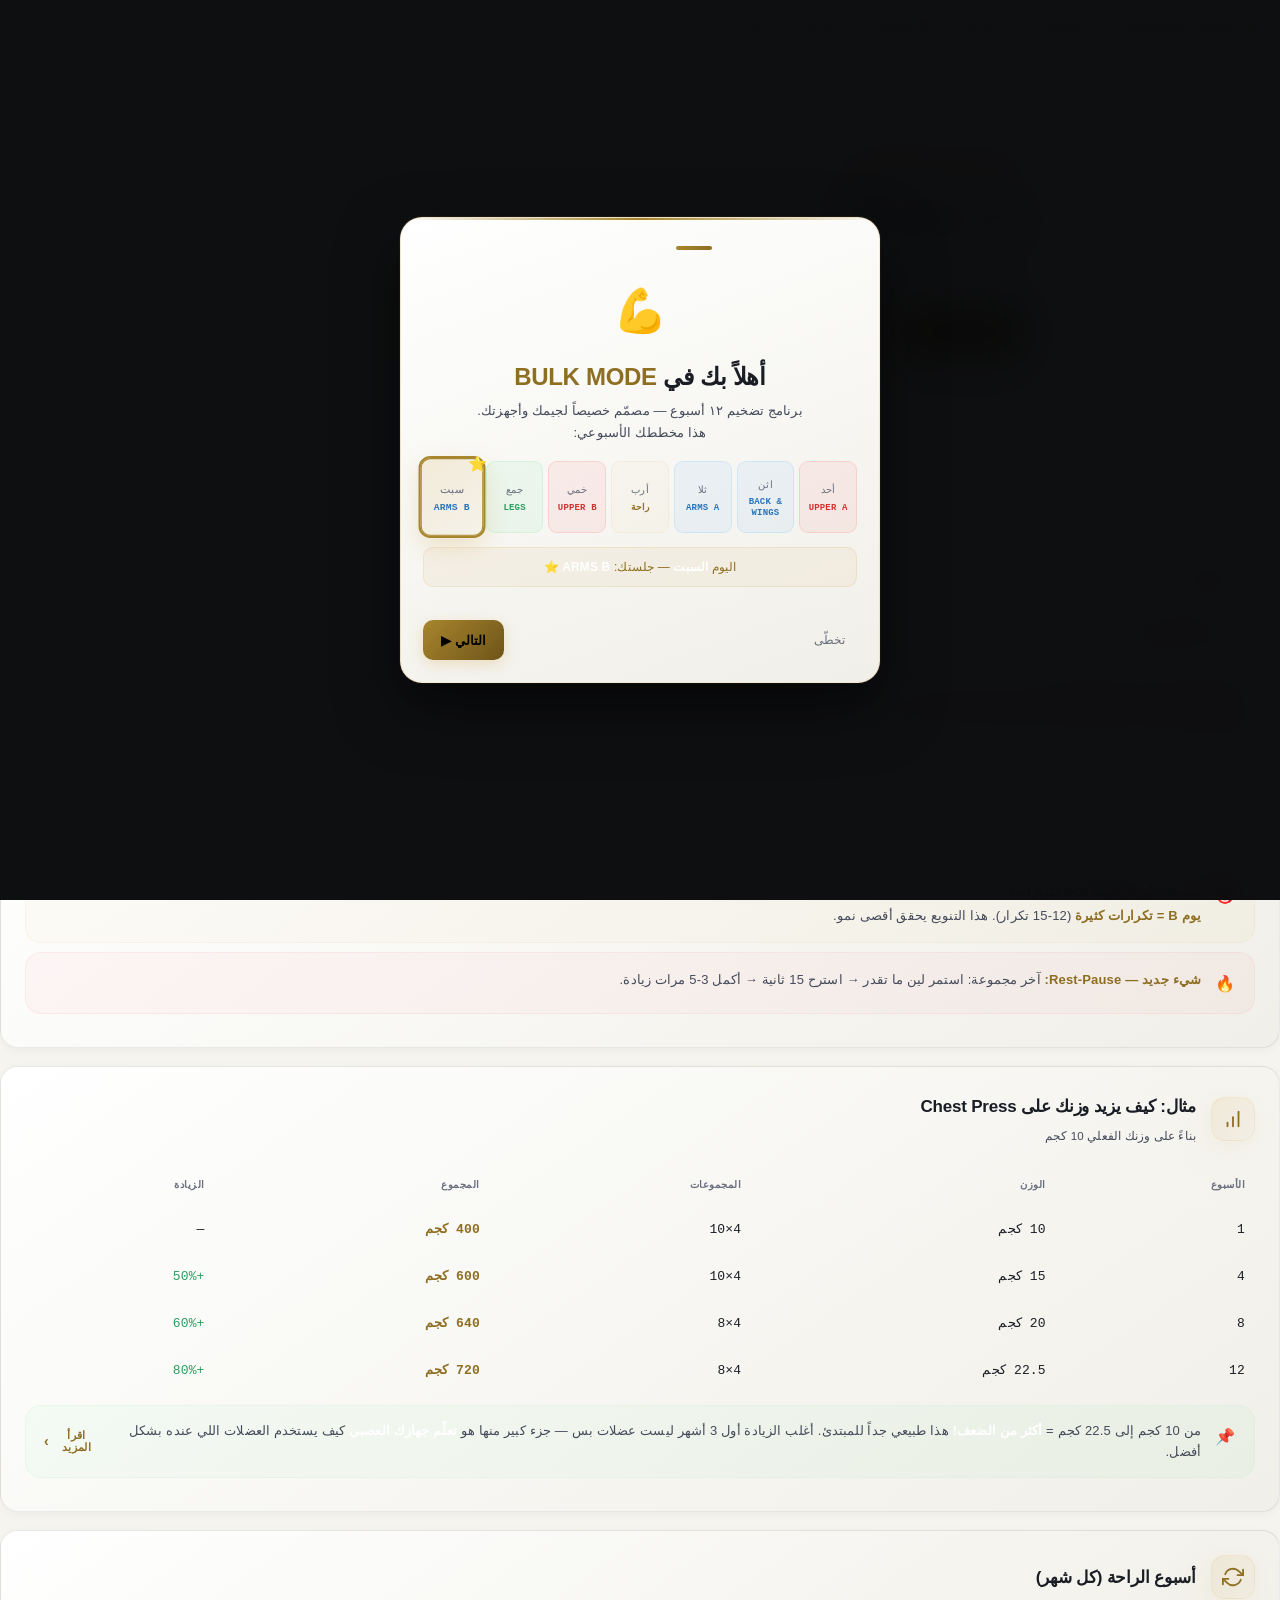
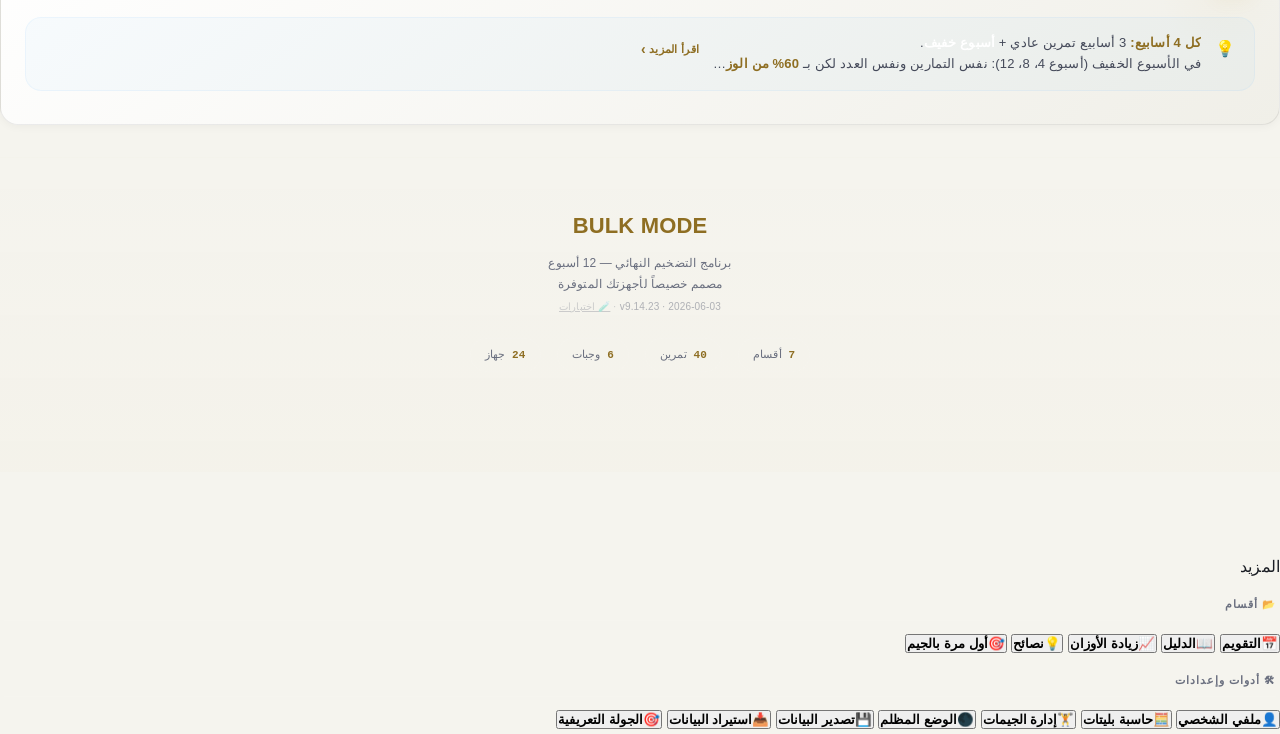
<file: index.html>
﻿<!DOCTYPE html>
<html lang="ar" dir="rtl">
<head>
<meta charset="UTF-8">
<!-- V9.4 — viewport-fit=cover ضروري لـ safe-area-inset على iPhone X+
     السماح للتكبير (user-scalable=yes) لـ accessibility — منعه يكسر زر التكبير في iOS Safari -->
<meta name="viewport" content="width=device-width, initial-scale=1.0, viewport-fit=cover">
<meta name="format-detection" content="telephone=no">
<!-- V8.4 (P1-#5) — Content Security Policy (transitional: unsafe-inline لأن inline onclick + style بداخل HTML/SVG، نخفّضها تدريجياً في P2) -->
<meta http-equiv="Content-Security-Policy" content="default-src 'self'; script-src 'self' 'unsafe-inline'; style-src 'self' 'unsafe-inline' https://fonts.googleapis.com; font-src 'self' https://fonts.gstatic.com data:; img-src 'self' data: blob:; connect-src 'self'; manifest-src 'self'; worker-src 'self'; child-src 'self'; frame-ancestors 'none'; base-uri 'self'; form-action 'none'">
<meta name="referrer" content="no-referrer">
<title>BULK MODE — برنامج التضخيم</title>

<!-- PWA Configuration -->
<link rel="manifest" href="manifest.json">
<meta name="theme-color" content="#D4A853">
<meta name="apple-mobile-web-app-capable" content="yes">
<meta name="apple-mobile-web-app-status-bar-style" content="black-translucent">
<meta name="apple-mobile-web-app-title" content="BULK MODE">
<link rel="apple-touch-icon" href="icons/icon-192.png">
<link rel="icon" type="image/png" sizes="192x192" href="icons/icon-192.png">

<!-- V8.4 (P2-#5) — قلّلنا أوزان الخطوط من 17 لـ 10 (400/600/700/800 لـ Rubik و Outfit؛ 400/700 لـ JetBrains Mono) -->
<!-- preconnect لتسريع DNS handshake للخطوط -->
<link rel="preconnect" href="https://fonts.googleapis.com">
<link rel="preconnect" href="https://fonts.gstatic.com" crossorigin>
<link href="https://fonts.googleapis.com/css2?family=IBM+Plex+Sans+Arabic:wght@400;500;600;700&family=Rubik:wght@400;600;700;800&family=Outfit:wght@400;600;700;800&family=JetBrains+Mono:wght@400;700&display=swap" rel="stylesheet">
<link rel="stylesheet" href="css/styles.css">
</head>
<body>

<!-- V8.4 (P2-#7) — SVG icon sprite (Lucide-style outline icons). يُحقن في .ci (card icons) بدل emojis لـ visual consistency -->
<svg xmlns="http://www.w3.org/2000/svg" id="iconSprite" style="display:none" aria-hidden="true">
  <defs>
    <!-- Dumbbell (workout/training) -->
    <symbol id="i-dumbbell" viewBox="0 0 24 24" fill="none" stroke="currentColor" stroke-width="2" stroke-linecap="round" stroke-linejoin="round"><path d="M6.5 6.5L17.5 17.5"/><path d="M21 21L20 20"/><path d="M3 3L4 4"/><path d="M3.5 3.5L7.5 7.5L4 11L7 14L3 18"/><path d="M20.5 20.5L16.5 16.5L20 13L17 10L21 6"/></symbol>
    <!-- Bar chart (progress/analytics) -->
    <symbol id="i-bar-chart" viewBox="0 0 24 24" fill="none" stroke="currentColor" stroke-width="2" stroke-linecap="round" stroke-linejoin="round"><line x1="12" y1="20" x2="12" y2="10"/><line x1="18" y1="20" x2="18" y2="4"/><line x1="6" y1="20" x2="6" y2="16"/></symbol>
    <!-- Trending up -->
    <symbol id="i-trending-up" viewBox="0 0 24 24" fill="none" stroke="currentColor" stroke-width="2" stroke-linecap="round" stroke-linejoin="round"><polyline points="23 6 13.5 15.5 8.5 10.5 1 18"/><polyline points="17 6 23 6 23 12"/></symbol>
    <!-- Calendar -->
    <symbol id="i-calendar" viewBox="0 0 24 24" fill="none" stroke="currentColor" stroke-width="2" stroke-linecap="round" stroke-linejoin="round"><rect x="3" y="4" width="18" height="18" rx="2"/><line x1="16" y1="2" x2="16" y2="6"/><line x1="8" y1="2" x2="8" y2="6"/><line x1="3" y1="10" x2="21" y2="10"/></symbol>
    <!-- Zap (energy/quick) -->
    <symbol id="i-zap" viewBox="0 0 24 24" fill="none" stroke="currentColor" stroke-width="2" stroke-linecap="round" stroke-linejoin="round"><polygon points="13 2 3 14 12 14 11 22 21 10 12 10 13 2"/></symbol>
    <!-- Target -->
    <symbol id="i-target" viewBox="0 0 24 24" fill="none" stroke="currentColor" stroke-width="2" stroke-linecap="round" stroke-linejoin="round"><circle cx="12" cy="12" r="10"/><circle cx="12" cy="12" r="6"/><circle cx="12" cy="12" r="2"/></symbol>
    <!-- Refresh / cycle (substitutions) -->
    <symbol id="i-refresh" viewBox="0 0 24 24" fill="none" stroke="currentColor" stroke-width="2" stroke-linecap="round" stroke-linejoin="round"><polyline points="23 4 23 10 17 10"/><polyline points="1 20 1 14 7 14"/><path d="M3.51 9a9 9 0 0 1 14.85-3.36L23 10M1 14l4.64 4.36A9 9 0 0 0 20.49 15"/></symbol>
    <!-- Ruler (measurements) -->
    <symbol id="i-ruler" viewBox="0 0 24 24" fill="none" stroke="currentColor" stroke-width="2" stroke-linecap="round" stroke-linejoin="round"><path d="M21.3 8.7L8.7 21.3a2.4 2.4 0 0 1-3.4 0L2.7 18.7a2.4 2.4 0 0 1 0-3.4L15.3 2.7a2.4 2.4 0 0 1 3.4 0l2.6 2.6a2.4 2.4 0 0 1 0 3.4z"/><path d="M7.5 10.5l2 2M10.5 7.5l2 2M13.5 4.5l2 2M4.5 13.5l2 2"/></symbol>
    <!-- User -->
    <symbol id="i-user" viewBox="0 0 24 24" fill="none" stroke="currentColor" stroke-width="2" stroke-linecap="round" stroke-linejoin="round"><path d="M20 21v-2a4 4 0 0 0-4-4H8a4 4 0 0 0-4 4v2"/><circle cx="12" cy="7" r="4"/></symbol>
    <!-- Clipboard (notes) -->
    <symbol id="i-clipboard" viewBox="0 0 24 24" fill="none" stroke="currentColor" stroke-width="2" stroke-linecap="round" stroke-linejoin="round"><path d="M16 4h2a2 2 0 0 1 2 2v14a2 2 0 0 1-2 2H6a2 2 0 0 1-2-2V6a2 2 0 0 1 2-2h2"/><rect x="8" y="2" width="8" height="4" rx="1"/></symbol>
    <!-- Pill (supplements) -->
    <symbol id="i-pill" viewBox="0 0 24 24" fill="none" stroke="currentColor" stroke-width="2" stroke-linecap="round" stroke-linejoin="round"><path d="M10.5 20.5L20 11a4.95 4.95 0 0 0-7-7L3.5 13.5A4.95 4.95 0 0 0 10.5 20.5z"/><line x1="8.5" y1="8.5" x2="15.5" y2="15.5"/></symbol>
    <!-- Shield (safety) -->
    <symbol id="i-shield" viewBox="0 0 24 24" fill="none" stroke="currentColor" stroke-width="2" stroke-linecap="round" stroke-linejoin="round"><path d="M12 22s8-4 8-10V5l-8-3-8 3v7c0 6 8 10 8 10z"/></symbol>
    <!-- Award (achievements) -->
    <symbol id="i-award" viewBox="0 0 24 24" fill="none" stroke="currentColor" stroke-width="2" stroke-linecap="round" stroke-linejoin="round"><circle cx="12" cy="8" r="7"/><polyline points="8.21 13.89 7 23 12 20 17 23 15.79 13.88"/></symbol>
    <!-- Settings -->
    <symbol id="i-settings" viewBox="0 0 24 24" fill="none" stroke="currentColor" stroke-width="2" stroke-linecap="round" stroke-linejoin="round"><circle cx="12" cy="12" r="3"/><path d="M19.4 15a1.65 1.65 0 0 0 .33 1.82l.06.06a2 2 0 1 1-2.83 2.83l-.06-.06a1.65 1.65 0 0 0-1.82-.33 1.65 1.65 0 0 0-1 1.51V21a2 2 0 1 1-4 0v-.09A1.65 1.65 0 0 0 9 19.4a1.65 1.65 0 0 0-1.82.33l-.06.06a2 2 0 1 1-2.83-2.83l.06-.06a1.65 1.65 0 0 0 .33-1.82 1.65 1.65 0 0 0-1.51-1H3a2 2 0 1 1 0-4h.09A1.65 1.65 0 0 0 4.6 9a1.65 1.65 0 0 0-.33-1.82l-.06-.06a2 2 0 1 1 2.83-2.83l.06.06a1.65 1.65 0 0 0 1.82.33H9a1.65 1.65 0 0 0 1-1.51V3a2 2 0 1 1 4 0v.09a1.65 1.65 0 0 0 1 1.51 1.65 1.65 0 0 0 1.82-.33l.06-.06a2 2 0 1 1 2.83 2.83l-.06.06a1.65 1.65 0 0 0-.33 1.82V9a1.65 1.65 0 0 0 1.51 1H21a2 2 0 1 1 0 4h-.09a1.65 1.65 0 0 0-1.51 1z"/></symbol>
    <!-- Book (guide) -->
    <symbol id="i-book" viewBox="0 0 24 24" fill="none" stroke="currentColor" stroke-width="2" stroke-linecap="round" stroke-linejoin="round"><path d="M4 19.5A2.5 2.5 0 0 1 6.5 17H20"/><path d="M6.5 2H20v20H6.5A2.5 2.5 0 0 1 4 19.5v-15A2.5 2.5 0 0 1 6.5 2z"/></symbol>
    <!-- Utensils (food) -->
    <symbol id="i-utensils" viewBox="0 0 24 24" fill="none" stroke="currentColor" stroke-width="2" stroke-linecap="round" stroke-linejoin="round"><path d="M3 2v7c0 1.1.9 2 2 2h4a2 2 0 0 0 2-2V2"/><path d="M7 2v20"/><path d="M21 15V2a5 5 0 0 0-5 5v6c0 1.1.9 2 2 2h3zm0 0v7"/></symbol>
    <!-- Home -->
    <symbol id="i-home" viewBox="0 0 24 24" fill="none" stroke="currentColor" stroke-width="2" stroke-linecap="round" stroke-linejoin="round"><path d="M3 9l9-7 9 7v11a2 2 0 0 1-2 2H5a2 2 0 0 1-2-2z"/><polyline points="9 22 9 12 15 12 15 22"/></symbol>
    <!-- Alert triangle -->
    <symbol id="i-alert" viewBox="0 0 24 24" fill="none" stroke="currentColor" stroke-width="2" stroke-linecap="round" stroke-linejoin="round"><path d="M10.29 3.86L1.82 18a2 2 0 0 0 1.71 3h16.94a2 2 0 0 0 1.71-3L13.71 3.86a2 2 0 0 0-3.42 0z"/><line x1="12" y1="9" x2="12" y2="13"/><line x1="12" y1="17" x2="12.01" y2="17"/></symbol>
    <!-- Activity (heart pulse) -->
    <symbol id="i-activity" viewBox="0 0 24 24" fill="none" stroke="currentColor" stroke-width="2" stroke-linecap="round" stroke-linejoin="round"><polyline points="22 12 18 12 15 21 9 3 6 12 2 12"/></symbol>
    <!-- Image (photos) -->
    <symbol id="i-image" viewBox="0 0 24 24" fill="none" stroke="currentColor" stroke-width="2" stroke-linecap="round" stroke-linejoin="round"><rect x="3" y="3" width="18" height="18" rx="2"/><circle cx="8.5" cy="8.5" r="1.5"/><polyline points="21 15 16 10 5 21"/></symbol>
    <!-- Sun (rest/recovery) -->
    <symbol id="i-sun" viewBox="0 0 24 24" fill="none" stroke="currentColor" stroke-width="2" stroke-linecap="round" stroke-linejoin="round"><circle cx="12" cy="12" r="4"/><line x1="12" y1="2" x2="12" y2="4"/><line x1="12" y1="20" x2="12" y2="22"/><line x1="4.93" y1="4.93" x2="6.34" y2="6.34"/><line x1="17.66" y1="17.66" x2="19.07" y2="19.07"/><line x1="2" y1="12" x2="4" y2="12"/><line x1="20" y1="12" x2="22" y2="12"/><line x1="4.93" y1="19.07" x2="6.34" y2="17.66"/><line x1="17.66" y1="6.34" x2="19.07" y2="4.93"/></symbol>
  </defs>
</svg>

<!-- V9.14.1 — حُذف Hero الخارجي. النسخة الجديدة في Dashboard (داخل #dashboardContainer):
     - Hero Section تفسيري (collapsible للنشطين)
     - Today's Workout Card
     - Program Quick Summary
     في صفحات أخرى غير t0، يظهر BULK في nav-brand كافٍ. -->

<!-- V9.14.15 — مجموعة أيقونات outline موحّدة (ترث currentColor) -->
<svg width="0" height="0" style="position:absolute" aria-hidden="true" focusable="false"><defs>
  <symbol id="ic-dumbbell" viewBox="0 0 24 24"><rect x="1.5" y="9" width="3" height="6" rx="1"/><rect x="19.5" y="9" width="3" height="6" rx="1"/><rect x="4.5" y="10" width="2.5" height="4" rx="1"/><rect x="17" y="10" width="2.5" height="4" rx="1"/><line x1="7" y1="12" x2="17" y2="12"/></symbol>
  <symbol id="ic-timer" viewBox="0 0 24 24"><line x1="9" y1="2.5" x2="15" y2="2.5"/><line x1="12" y1="2.5" x2="12" y2="5"/><circle cx="12" cy="13.5" r="8"/><line x1="12" y1="13.5" x2="12" y2="9.5"/></symbol>
  <symbol id="ic-repeat" viewBox="0 0 24 24"><path d="M17 2l4 4-4 4"/><path d="M3 12V10a4 4 0 0 1 4-4h14"/><path d="M7 22l-4-4 4-4"/><path d="M21 12v2a4 4 0 0 1-4 4H3"/></symbol>
  <symbol id="ic-trending-up" viewBox="0 0 24 24"><polyline points="23 6 13.5 15.5 8.5 10.5 1 18"/><polyline points="17 6 23 6 23 12"/></symbol>
  <symbol id="ic-utensils" viewBox="0 0 24 24"><path d="M3 2v7a3 3 0 0 0 3 3 3 3 0 0 0 3-3V2"/><line x1="6" y1="12" x2="6" y2="22"/><path d="M16 2v20"/><path d="M19 2c-2 0-3 2-3 5s1 4 3 4"/></symbol>
  <symbol id="ic-alert" viewBox="0 0 24 24"><path d="M10.3 3.9 1.8 18a2 2 0 0 0 1.7 3h17a2 2 0 0 0 1.7-3L13.7 3.9a2 2 0 0 0-3.4 0z"/><line x1="12" y1="9" x2="12" y2="13"/><line x1="12" y1="17" x2="12.01" y2="17"/></symbol>
  <symbol id="ic-check" viewBox="0 0 24 24"><path d="M22 11.1V12a10 10 0 1 1-5.9-9.1"/><polyline points="22 4 12 14.01 9 11.01"/></symbol>
  <symbol id="ic-calendar" viewBox="0 0 24 24"><rect x="3" y="4.5" width="18" height="17" rx="2"/><line x1="16" y1="2.5" x2="16" y2="6.5"/><line x1="8" y1="2.5" x2="8" y2="6.5"/><line x1="3" y1="10" x2="21" y2="10"/></symbol>
  <symbol id="ic-target" viewBox="0 0 24 24"><circle cx="12" cy="12" r="9.5"/><circle cx="12" cy="12" r="5.5"/><circle cx="12" cy="12" r="1.5"/></symbol>
  <symbol id="ic-home" viewBox="0 0 24 24"><path d="M3 9.5 12 3l9 6.5"/><path d="M5 9v11a1 1 0 0 0 1 1h12a1 1 0 0 0 1-1V9"/></symbol>
  <symbol id="ic-flame" viewBox="0 0 24 24"><path d="M8.5 14.5A2.5 2.5 0 0 0 11 12c0-1.4-.5-2-1-3-1-2.1-.2-4 2-6 .5 2.5 2 4.9 4 6.5 2 1.6 3 3.5 3 5.5a7 7 0 1 1-14 0c0-1.2.4-2.3 1-3a2.5 2.5 0 0 0 2.5 2.5z"/></symbol>
  <symbol id="ic-calculator" viewBox="0 0 24 24"><rect x="4" y="2.5" width="16" height="19" rx="2"/><line x1="8" y1="6.5" x2="16" y2="6.5"/><line x1="8" y1="11" x2="8.01" y2="11"/><line x1="12" y1="11" x2="12.01" y2="11"/><line x1="16" y1="11" x2="16.01" y2="11"/><line x1="8" y1="15" x2="8.01" y2="15"/><line x1="12" y1="15" x2="12.01" y2="15"/><line x1="16" y1="15" x2="16" y2="18"/></symbol>
  <symbol id="ic-droplet" viewBox="0 0 24 24"><path d="M12 2.7l5.7 5.7a8 8 0 1 1-11.4 0z"/></symbol>
  <symbol id="ic-play" viewBox="0 0 24 24"><polygon points="6 4 20 12 6 20 6 4"/></symbol>
  <symbol id="ic-x" viewBox="0 0 24 24"><line x1="18" y1="6" x2="6" y2="18"/><line x1="6" y1="6" x2="18" y2="18"/></symbol>
  <symbol id="ic-more" viewBox="0 0 24 24"><circle cx="5" cy="12" r="1.4"/><circle cx="12" cy="12" r="1.4"/><circle cx="19" cy="12" r="1.4"/></symbol>
  <symbol id="ic-book" viewBox="0 0 24 24"><path d="M4 19.5A2.5 2.5 0 0 1 6.5 17H20V3H6.5A2.5 2.5 0 0 0 4 5.5z"/><line x1="8" y1="7" x2="16" y2="7"/></symbol>
  <symbol id="ic-zap" viewBox="0 0 24 24"><polygon points="13 2 3 14 12 14 11 22 21 10 12 10 13 2"/></symbol>
  <symbol id="ic-award" viewBox="0 0 24 24"><circle cx="12" cy="8" r="6"/><path d="M8.2 13.5 7 22l5-3 5 3-1.2-8.5"/></symbol>
</defs></svg>

<nav class="nav">
  <div class="nav-brand" onclick="scrollTop()">💪 BULK</div>
  <div class="ni">
    <!-- V9.0 (P5) — 5 tabs: الرئيسية default (Dashboard), Workouts, Progress, Calendar, Guide hub.
         Eating/Tips/FirstTime/Progression أصبحت أقساماً داخل tab "الدليل". -->
    <button class="nb a" data-t="0">🏠 الرئيسية</button>
    <button class="nb" data-t="1">💪 التمارين</button>
    <button class="nb" data-t="7">📈 تقدمي</button>
    <button class="nb" data-t="8">📅 التقويم</button>
    <button class="nb" data-t="5">📖 الدليل</button>
    <!-- V9.14.9 — زر الأدوات (بديل الـ FAB العائم) يفتح درج «المزيد» -->
    <button class="nb nb-tools" type="button" onclick="openBnDrawer()">⋯ المزيد</button>
  </div>
</nav>

<!-- V8.4 — Gym Switcher pill (active gym indicator + quick switch) -->
<div id="gymSwitcher" class="gym-switcher" style="display:none">
  <button type="button" class="gs-pill" onclick="toggleGymSwitcherMenu(event)" aria-label="تبديل الجيم النشط">
    <span class="gs-icon" id="gsIcon">🏋️</span>
    <span class="gs-text">
      <small>الجيم النشط</small>
      <b id="gsName">—</b>
    </span>
    <span class="gs-chev">▾</span>
  </button>
  <div id="gsMenu" class="gs-menu" aria-hidden="true"></div>
</div>

<!-- V8 — Smart Deload Header Banner (sticky below nav) -->
<div id="deloadHeaderBanner" class="deload-header-banner"></div>

<!-- ===== TAB 0: الرئيسية (Dashboard V9.11) ===== -->
<!-- البنية الجديدة:
     ١. Status Strip (أسبوع/streak/يوم النوع)
     ٢. Primary Action Hero (CTA كبير)
     ٣. Quick Stats (٣ بطاقات)
     ٤. Week Grid (٧ خلايا تفاعلية)
     ٥. Next Achievement (شرطي >٣٠٪)
     ٦. Recent PRs (٣ كحد أقصى، carousel)
     ٧. Today Nutrition (٣ progress bars)
     ٨. Quick Actions (٣ أزرار)
     ٩. Expandable Program Info (details)
     كلها تُولَّد من js/dashboard.js → refreshDashboard() -->
<div class="sec a" id="t0">

  <!-- Dashboard container (يحوي كل البلوكات الديناميكية) -->
  <div id="dashboardContainer">
    <div class="chart-loading">جاري تحميل لوحة التحكم...</div>
  </div>

  <!-- V9.11 — العناصر القديمة المحذوفة (userProfileCard, fu2) أُدمجت في Dashboard:
       - بيانات المستخدم → نقطة في Status Strip + رابط من Hero
       - تقسيم الأسبوع → Week Grid المدمج -->

  <!-- V9.0 (P2) — Collapsible: الشرح العلمي القديم (متوفر لمن يريد، مخفي افتراضياً) -->
  <details class="program-info-details">
    <summary>
      <span>📖 اعرف برنامجك بعمق</span>
      <small>كيف يشتغل APS · ذروة الجيم · المعادلة الزمنية · الأجهزة الـ ٢٤</small>
    </summary>
    <div class="program-info-body">

      <div class="card">
        <div class="ch"><div class="ci">⚡</div><div><div class="ct">كيف يعمل البرنامج؟</div><div class="cs">أزواج عضلية متضادة · محسّن لذروة الجيم</div></div></div>
        <div class="tip tg"><div class="ti">🎯</div><div class="tt"><strong>الفكرة الأساسية:</strong> بدل ما تستريح ساكت بين سيتات الظهر، تستغل وقت الراحة بتمرين كتف (عضلة مختلفة). الظهر يرتاح فعلياً ١٦٠ ث (~٢:٤٠ دقيقة) وأنت تشتغل = تنهي تمرينك في ٥٥ دقيقة بدل ٧٥.</div></div>
        <div class="tip tr"><div class="ti">⚠️</div><div class="tt"><strong>التحدي الحقيقي — ذروة الجيم:</strong> أنت تتمرن بين ٦-٩م والجيم مزدحم. <b>أكبر مشكلة في APS:</b> تحتاج جهازين فاضيين بنفس اللحظة. الحل:<br><br>✅ <b>كل الأزواج مصممة بأجهزة متجاورة أو نفس الجهاز</b><br>✅ <b>كل زوج له Plan B</b> لو أحد الجهازين مشغول<br>✅ <b>استراتيجية المنشفة:</b> ضع منشفتك على الجهاز الثاني = حجز ضمني محترم</div></div>
        <div class="tip tb"><div class="ti">📊</div><div class="tt"><strong>المعادلة الزمنية:</strong><br>• راحة بين تمارين الزوج: <b>٦٠ ثانية موحّدة</b><br>• راحة فعلية للعضلة المستهدفة: <b>٦٠+٤٠+٦٠ = ١٦٠ ث (~٢:٤٠ دقيقة)</b><br>• راحة المركّبات SOLO (Chest Press, Leg Press, Shoulder Press): <b>٩٠-١٢٠ ث</b> غير قابلة للتقصير<br><br><b>المدة الإجمالية: ٥٢-٥٧ دقيقة لكل جلسة.</b></div></div>
        <div class="tip t0"><div class="ti">🔬</div><div class="tt"><strong>هل ١٦٠ ث راحة كافية؟</strong> نعم، علمياً مؤكد. دراسات Schoenfeld 2016 و Grgic 2018 أثبتت إن راحة ٢-٣ دقائق تعطي نفس نمو العضل مثل ٥ دقائق، طالما الـ proximity to failure متماثل. الأهم هو RPE 7-8 في آخر تكرار، مش طول الراحة.</div></div>
        <div class="tip t0"><div class="ti">📋</div><div class="tt"><strong>قراءة البرنامج:</strong><br>• <span style="color:var(--purple)">رقم بنفسجي</span> = سيت SOLO (تمرين منفرد براحة كاملة)<br>• <span style="color:var(--g2)">رقم ذهبي</span> = سيت داخل زوج APS<br>• <span style="color:var(--blue)">⏱ أزرق</span> = استراحة محسوبة بالثانية<br>• <span style="color:var(--blue)">📋 Plan B</span> = البديل لو الجهاز مشغول<br>• <span style="color:var(--grn)">🟢 ZONE</span> = منطقة الأجهزة في الجيم<br><br><b>كل اللي عليك:</b> اتبع الترتيب من ١ لآخر رقم. لا تفكر، لا تخطّط — بس نفّذ.</div></div>
      </div>

      <div class="card">
        <div class="ch"><div class="ci">⚙️</div><div><div class="ct">لماذا هذا التقسيم؟ (UPPER PRIORITY)</div></div></div>
        <div class="tip tg"><div class="ti">✅</div><div class="tt"><strong>تكرار التحفيز:</strong><br>• <b>الظهر/الضلات:</b> ٣×/أسبوع (Upper A + Back & Wings + Upper B)<br>• <b>الصدر:</b> ٣×/أسبوع (Upper A + Upper B + غير مباشر في ARMS عبر Dips)<br>• <b>الأكتاف:</b> ٣×/أسبوع<br>• <b>البايسبس/الترايسبس:</b> ٤×/أسبوع (Arms A+B + غير مباشر)<br>• <b>الأرجل:</b> ١×/أسبوع صيانة</div></div>
        <div class="tip tr"><div class="ti">⚡</div><div class="tt"><strong>لماذا يوم أرجل واحد فقط؟</strong> هدفك ضخم سريع للجذع العلوي. أيام الأرجل تستهلك طاقة هائلة وتؤخر تعافي العلوي. يوم واحد قصير يكفي لإبقاء الهرمونات شغّالة (تستوستيرون + GH).</div></div>
      </div>

      <div class="card">
        <div class="ch"><div class="ci">📍</div><div><div class="ct">استراتيجية ذروة الجيم (٦-٩م)</div></div></div>
        <div class="tip tg"><div class="ti">1️⃣</div><div class="tt"><strong>أزواج Zone-Based:</strong> أجهزة متجاورة أو نفس الجهاز (Bicep + Tricep على Pulley · Abductor + Adductor نفس الجهاز · Leg Ext + Curl متجاوران).</div></div>
        <div class="tip tg"><div class="ti">2️⃣</div><div class="tt"><strong>قاعدة المنشفة:</strong> قبل بدء الزوج، ضع منشفتك على الجهاز الثاني = حجز ضمني محترم.</div></div>
        <div class="tip tg"><div class="ti">3️⃣</div><div class="tt"><strong>Plan B:</strong> لو الجهاز الثاني مشغول، كل زوج له بديل واضح. زر «⇄ بديل؟» في صفحة التمارين يفتحه فوراً.</div></div>
        <div class="tip tb"><div class="ti">💡</div><div class="tt"><strong>قاعدة ذهبية:</strong> لو حسيت إنك تضيع وقت تنتظر، اقلب الزوج إلى Straight Sets مؤقتاً.</div></div>
      </div>

      <!-- V9.8 (#21) — Equipment grid ديناميكي يقرأ من الجيم النشط -->
      <div class="card" id="equipmentGridCard">
        <div class="ch"><div class="ci">🏋️</div><div><div class="ct" id="equipmentGridTitle">المعدات المتوفرة</div><div class="cs" id="equipmentGridSub"></div></div></div>
        <div class="eg" id="equipmentGridList"></div>
      </div>

    </div>
  </details>

</div>

<!-- ===== TAB 1: التمارين ===== -->
<div class="sec" id="t1">

  <div class="card" style="margin-bottom:12px">
    <div class="ch"><div class="ci">📐</div><div><div class="ct">منطق ترتيب التمارين الجديد</div></div></div>
    <div class="tip t0"><div class="ti">1️⃣</div><div class="tt"><strong>المركّبة الثقيلة أولاً — SOLO</strong> راحة كاملة لضمان أعلى أداء على أهم تمرين</div></div>
    <div class="tip t0"><div class="ti">2️⃣</div><div class="tt"><strong>الأزواج (PAIRS) من التمرين الثاني</strong> — عضلتان متضادتان بالتناوب</div></div>
    <div class="tip t0"><div class="ti">3️⃣</div><div class="tt"><strong>العزل والعضلات الصغيرة في النهاية</strong> — مع آخر زوج Drop Set في الشهر الثاني</div></div>
    <div class="tip t0"><div class="ti">4️⃣</div><div class="tt"><strong>البطن والخصر آخر شيء دائماً</strong> — كثيراً ما تكون SOLO لأنها صغيرة</div></div>
  </div>

  <div class="card" style="margin-bottom:12px">
    <div class="ch"><div class="ci">⚖️</div><div><div class="ct">أوزانك المبدئية — الأسبوع الأول</div><div class="cs">نفس الأوزان السابقة — ما تغيّرت</div></div></div>

    <div class="tip tr" style="margin-bottom:14px"><div class="ti">🔴</div><div class="tt"><strong>الجذع العلوي</strong></div></div>
    <div class="tip t0"><div class="ti">⚖️</div><div class="tt"><b>Chest Press:</b> <strong>10 كجم</strong> · <b>Lat Machine:</b> <strong>15 كجم</strong></div></div>
    <div class="tip t0"><div class="ti">⚖️</div><div class="tt"><b>Shoulder Press:</b> <strong>10 كجم</strong> · <b>Low Row:</b> <strong>15 كجم</strong></div></div>
    <div class="tip t0"><div class="ti">⚖️</div><div class="tt"><b>Pectoral Fly:</b> <strong>10 كجم</strong> · <b>Reverse Fly:</b> <strong>5 كجم</strong></div></div>
    <div class="tip t0"><div class="ti">⚖️</div><div class="tt"><b>Delts Machine:</b> <strong>5 كجم</strong> · <b>Upper Back:</b> <strong>10 كجم</strong></div></div>
    <div class="tip t0"><div class="ti">⚖️</div><div class="tt"><b>Vertical Traction:</b> <strong>15 كجم</strong> · <b>Pulley:</b> <strong>10 كجم</strong></div></div>

    <div class="tip tg" style="margin-top:14px;margin-bottom:14px"><div class="ti">🟢</div><div class="tt"><strong>الأرجل والسمانة والبطن</strong></div></div>
    <div class="tip t0"><div class="ti">⚖️</div><div class="tt"><b>Leg Press:</b> <strong>50 كجم</strong> · <b>Prone Leg Curl:</b> <strong>10 كجم</strong></div></div>
    <div class="tip t0"><div class="ti">⚖️</div><div class="tt"><b>Leg Extension:</b> <strong>15 كجم</strong> · <b>Abductor/Adductor:</b> <strong>15 كجم</strong></div></div>
    <div class="tip t0"><div class="ti">⚖️</div><div class="tt"><b>Lower Back:</b> <strong>15 كجم</strong> · <b>Calf Raise:</b> <strong>50 كجم</strong></div></div>
    <div class="tip t0"><div class="ti">⚖️</div><div class="tt"><b>Abdominal Crunch:</b> <strong>15 كجم</strong> · <b>Rotary Torso:</b> <strong>10 كجم</strong> · <b>Hanging Leg Raise:</b> بدون وزن</div></div>

    <div class="tip tpu" style="margin-top:14px;margin-bottom:14px"><div class="ti">🟣</div><div class="tt"><strong>الذراعين</strong></div></div>
    <div class="tip t0"><div class="ti">⚖️</div><div class="tt"><b>Arm Extension:</b> <strong>20 كجم</strong> · <b>Arm Curl:</b> <strong>10 كجم</strong></div></div>
    <div class="tip t0"><div class="ti">⚖️</div><div class="tt"><b>Dips/Chin Ups (بمساعدة):</b> أثقل مساعدة ممكنة</div></div>

    <div class="tip tr" style="margin-top:14px"><div class="ti">⚠️</div><div class="tt"><strong>تذكير:</strong> هذي أوزان الأسبوعين الأول والثاني فقط. آخر ٢-٣ تكرارات لازم تكون صعبة. لو سهل = زد ٢.٥ كجم. لو ثقيل جداً = خفّف.</div></div>
  </div>

  <div class="tip t0" style="margin-bottom:16px"><div class="ti">🚣</div><div class="tt"><strong>قبل كل تمرين:</strong> 5 دقائق تجديف على Skillrow + مجموعة تسخين بنص الوزن على أول جهاز.</div></div>

  <!-- V8.3 (3.10) — Smart day recommendation banner (لو فات >24س بدون جلسة) -->
  <div id="missedDayBanner" class="missed-banner" style="display:none"></div>

  <!-- V9.7 (#10) — Gym Equipment Mismatch banner (لو تمارين البرنامج لا تتوفر في active gym) -->
  <div id="gymMismatchBanner" class="gym-mismatch-banner" style="display:none"></div>

  <!-- كل الأيام السبعة تُولَّد ديناميكياً من PROGRAM_DATA عبر renderProgram() -->
  <!-- V8.3 — التخصيصات (program editor) تُحفظ في KEYS.PROGRAM_OVERRIDES وتُدمج عند التوليد -->
  <div id="programContainer"></div>

</div>

<!-- ===== TAB 2: زيادة الأوزان ===== -->
<div class="sec" id="t2">

  <div class="card">
    <div class="ch"><div class="ci">⚡</div><div><div class="ct">قاعدة خاصة بالنظام</div></div></div>
    <div class="tip tr"><div class="ti">⚠️</div><div class="tt"><strong>الأسبوع الأول كامل بدون أزواج:</strong> سوِّ كل التمارين كـ <b>SOLO</b> مع راحة كاملة. الهدف تعلّم الحركة بدون ضغط الانتقال السريع.</div></div>
    <div class="tip tg"><div class="ti">✅</div><div class="tt"><strong>التدرّج لتطبيق النظام كامل:</strong><br>• <b>أسبوع ١:</b> كل التمارين SOLO — تعلّم الحركة<br>• <b>أسبوع ٢:</b> ضف زوج واحد فقط (آخر زوج في كل يوم)<br>• <b>أسبوع ٣:</b> ضف الزوج الثاني<br>• <b>أسبوع ٤:</b> طبّق النظام كامل + أسبوع خفيف ٦٠٪</div></div>
    <div class="tip tb"><div class="ti">💡</div><div class="tt"><strong>الأوزان في الزوج:</strong> توقّع إن أوزانك على <b>التمرين الثاني في الزوج</b> أقل ٥-١٠٪ من نفس التمرين لو كان SOLO. هذا طبيعي ولا يعني إنك ضعفت — الحجم الإجمالي للعمل يبقى ممتاز.</div></div>
    <div class="tip t0"><div class="ti">📊</div><div class="tt"><strong>لماذا الراحة ٦٠ ث بالضبط؟</strong><br>• <b>أقل من ٤٥ ث:</b> العضلة لا تستعيد فوسفوكرياتين بشكل كافٍ → ضعف أداء<br>• <b>٦٠ ث:</b> توازن مثالي — استعادة ٨٥-٩٠٪ + استغلال وقت الراحة<br>• <b>أكثر من ٩٠ ث:</b> لا فائدة إضافية لنمو العضل، فقط يطيل الجلسة</div></div>
  </div>

  <div class="card">
    <div class="ch"><div class="ci">📈</div><div><div class="ct">القاعدة الذهبية لزيادة الوزن</div></div></div>
    <div class="tip t0"><div class="ti">⚡</div><div class="tt"><strong>متى تزيد الوزن؟</strong> إذا أكملت العدد المطلوب في <b>كل المجموعات</b> بسهولة → زد <strong>2.5 كجم</strong> الجلسة الجاية.<br><br><strong>ما أكملت؟</strong> → كرر نفس الوزن لين تكمل. لا تستعجل.</div></div>
    <div class="tip t0"><div class="ti">🏋️</div><div class="tt"><strong>العقلة والغمس:</strong> ابدأ على جهاز Kneeling Easy Chin Dip بأثقل مساعدة. كل أسبوع قلّل المساعدة درجة. متى ما قدرت تسوي <b>3 × 10</b> بدون مساعدة على المحطة العادية، ابدأ تضيف وزن بحزام.</div></div>
  </div>

  <div class="card">
    <div class="ph p1">الشهر الأول — التكيّف على النظام (أسبوع 1-4)</div>
    <div class="tip t0"><div class="ti">🎯</div><div class="tt">تطبيق تدرّجي للأزواج كما موضّح أعلاه. ركّز على تعلّم الحركة في الأسبوع ١، وأضف زوجاً جديداً كل أسبوع.</div></div>
  </div>
    <div class="tip t0"><div class="ti">📌</div><div class="tt"><strong>العقلة/الغمس:</strong> استخدم جهاز Kneeling Easy Chin Dip — ابدأ بأثقل مساعدة وقلّلها كل أسبوع.</div></div>
  </div>

  <div class="card">
    <div class="ph p2">الشهر الثاني — الزيادة (أسبوع 5-8)</div>
    <div class="tip t0"><div class="ti">⚖️</div><div class="tt"><strong>كل أسبوع:</strong> زد 2.5 كجم على التمارين الكبيرة (Chest Press, Leg Press, Shoulder Press, Lat Machine). وزد 1.25 كجم على تمارين العزل الصغيرة.</div></div>
    <div class="tip tr"><div class="ti">🔥</div><div class="tt"><strong>شيء جديد — Drop Set:</strong> آخر تمرين عزل في كل يوم → سوِّ آخر مجموعة، ثم خفّف الوزن 30% واستمر لين ما تقدر ترفع. هذا يحرق العضلة بالكامل.</div></div>
  </div>

  <div class="card">
    <div class="ph p3">الشهر الثالث — الذروة (أسبوع 9-12)</div>
    <div class="tip t0"><div class="ti">🎯</div><div class="tt"><strong>يوم A = أوزان ثقيلة</strong> (6-8 تكرارات).<br><strong>يوم B = تكرارات كثيرة</strong> (12-15 تكرار). هذا التنويع يحقق أقصى نمو.</div></div>
    <div class="tip tr"><div class="ti">🔥</div><div class="tt"><strong>شيء جديد — Rest-Pause:</strong> آخر مجموعة: استمر لين ما تقدر → استرح 15 ثانية → أكمل 3-5 مرات زيادة.</div></div>
  </div>

  <div class="card">
    <div class="ch"><div class="ci">📊</div><div><div class="ct">مثال: كيف يزيد وزنك على Chest Press</div><div class="cs">بناءً على وزنك الفعلي 10 كجم</div></div></div>
    <table class="pt">
      <tr><th>الأسبوع</th><th>الوزن</th><th>المجموعات</th><th>المجموع</th><th>الزيادة</th></tr>
      <tr><td>1</td><td>10 كجم</td><td>4×10</td><td class="h">400 كجم</td><td>—</td></tr>
      <tr><td>4</td><td>15 كجم</td><td>4×10</td><td class="h">600 كجم</td><td class="u">+50%</td></tr>
      <tr><td>8</td><td>20 كجم</td><td>4×8</td><td class="h">640 كجم</td><td class="u">+60%</td></tr>
      <tr><td>12</td><td>22.5 كجم</td><td>4×8</td><td class="h">720 كجم</td><td class="u">+80%</td></tr>
    </table>
    <div class="tip tg" style="margin-top:10px"><div class="ti">📌</div><div class="tt">من 10 كجم إلى 22.5 كجم = <b>أكثر من الضعف!</b> هذا طبيعي جداً للمبتدئ. أغلب الزيادة أول 3 أشهر ليست عضلات بس — جزء كبير منها هو <b>تعلّم جهازك العصبي</b> كيف يستخدم العضلات اللي عنده بشكل أفضل.</div></div>
  </div>

  <div class="card">
    <div class="ch"><div class="ci">🔄</div><div><div class="ct">أسبوع الراحة (كل شهر)</div></div></div>
    <div class="tip tb"><div class="ti">💡</div><div class="tt"><strong>كل 4 أسابيع:</strong> 3 أسابيع تمرين عادي + <b>أسبوع خفيف</b>.<br>في الأسبوع الخفيف (أسبوع 4، 8، 12): نفس التمارين ونفس العدد لكن بـ <strong>60% من الوزن</strong>.<br><br>لا تتخطاه! جسمك يبني العضل أثناء الراحة مو أثناء التمرين.</div></div>
  </div>
</div>

<!-- ===== TAB 3: الأكل ===== -->
<div class="sec" id="t3">

  <div class="card">
    <div class="ch"><div class="ci">🔢</div><div><div class="ct">كم تحتاج تاكل باليوم؟</div></div></div>
    <div class="mg">
      <div class="mc mcc"><span class="mn">2,815</span><span class="ml">سعرة باليوم</span></div>
      <div class="mc mcp"><span class="mn">175g</span><span class="ml">بروتين</span></div>
      <div class="mc mcb"><span class="mn">362g</span><span class="ml">كارب (نشويات)</span></div>
      <div class="mc mcf"><span class="mn">74g</span><span class="ml">دهون</span></div>
    </div>
    <!-- V8.4 (P1-#1) — صيغة عامة بدل قيم ثابتة (الأرقام الفعلية في 👤 ملفي الشخصي) -->
    <div class="tip t0"><div class="ti">📐</div><div class="tt"><strong>كيف حسبناها؟</strong><br>• بروتين: <b>2.0-2.4 جم/كجم</b> من وزن جسمك (لبناء العضل)<br>• السعرات: BMR × معامل النشاط + <b>400</b> سعرة (للتضخيم)<br>• الباقي يتوزع بين كارب ودهون<br><small style="color:var(--tx3)">اضغط 👤 ملفي الشخصي لحساب أرقامك بدقّة.</small></div></div>
    <div class="tip tr"><div class="ti">⚠️</div><div class="tt"><strong>البروتين غير قابل للتفاوض.</strong> لازم 175 جرام كل يوم. بدونه مستحيل تبني عضل حتى لو تمارينك ممتازة.</div></div>
  </div>

  <div class="card">
    <div class="ch"><div class="ci">🍽️</div><div><div class="ct">6 وجبات باليوم</div><div class="cs">مُصممة عشان تتمرن بعد العشاء</div></div></div>

    <div class="meal"><div class="mt" style="color:var(--org)">الفطور · 8:00 صباحاً</div><div class="mna">🥚 فطور بروتين</div><div class="md">3 بيضات (مسلوقة أو مقلية) + شريحتين خبز أسمر + كوب شوفان بالحليب + نص موزة</div><div class="mm"><span class="mi mic">536 سعرة</span><span class="mi mip">بروتين: 30g</span><span class="mi mik">كارب: 68g</span><span class="mi mif">دهون: 16g</span></div></div>

    <div class="meal"><div class="mt" style="color:var(--org)">الغداء · 1:00 ظهراً</div><div class="mna">🍗 الوجبة الأهم — الكتلة</div><div class="md">صدر دجاج مشوي 200 جرام + كوب ونص أرز مطبوخ + سلطة كبيرة + ملعقة زيت زيتون</div><div class="mm"><span class="mi mic">713 سعرة</span><span class="mi mip">بروتين: 50g</span><span class="mi mik">كارب: 90g</span><span class="mi mif">دهون: 17g</span></div></div>

    <div class="meal"><div class="mt" style="color:var(--org)">سناك · 4:00 العصر</div><div class="mna">🥜 وجبة خفيفة</div><div class="md">موزة + حفنة مكسرات (25 جرام لوز أو كاجو) + علبة زبادي يوناني + 3 تمرات</div><div class="mm"><span class="mi mic">440 سعرة</span><span class="mi mip">بروتين: 16g</span><span class="mi mik">كارب: 58g</span><span class="mi mif">دهون: 16g</span></div></div>

    <div class="meal"><div class="mt" style="color:var(--red)">⚡ قبل التمرين بساعة · حوالي 8:00 مساءً</div><div class="mna">وجبة الطاقة — لا تفوّتها!</div><div class="md">كوب ونص أرز أو معكرونة مطبوخة + بيضتين مسلوقة + خضار خفيف + ملعقة عسل</div><div class="mm"><span class="mi mic">505 سعرة</span><span class="mi mip">بروتين: 22g</span><span class="mi mik">كارب: 84g</span><span class="mi mif">دهون: 9g</span></div></div>

    <div class="meal"><div class="mt" style="color:var(--grn)">🌙 بعد التمرين مباشرة · حوالي 10:30 مساءً</div><div class="mna">وجبة البناء — أهم وجبة بعد الغداء!</div><div class="md">صدر دجاج 150 جرام (أو لحم 130 جرام) + بطاطس مسلوقة كبيرة أو كوب أرز + شريحة خبز + خضار</div><div class="mm"><span class="mi mic">470 سعرة</span><span class="mi mip">بروتين: 40g</span><span class="mi mik">كارب: 55g</span><span class="mi mif">دهون: 10g</span></div></div>

    <div class="meal"><div class="mt" style="color:var(--blue)">قبل النوم · 12:00</div><div class="mna">🥛 بروتين بطيء</div><div class="md">كوب زبادي يوناني كامل الدسم (200 جرام) — يغذّي العضل وأنت نايم لأنه يُهضم ببطء</div><div class="mm"><span class="mi mic">150 سعرة</span><span class="mi mip">بروتين: 17g</span><span class="mi mik">كارب: 7g</span><span class="mi mif">دهون: 6g</span></div></div>

    <div class="tip tg" style="margin-top:8px"><div class="ti">💧</div><div class="tt"><strong>الماء:</strong> 3-4 لتر باليوم كحد أدنى. لا تنتظر لين تعطش.</div></div>
    <div class="tip t0"><div class="ti">✅</div><div class="tt"><strong>التحقق:</strong> مجموع الوجبات = بروتين 175g + كارب 362g + دهون 74g = <b>2,814 سعرة</b>. كل شيء مطابق.</div></div>
  </div>

  <div class="card" id="shoppingListCard">
    <div class="ch"><div class="ci">🛒</div><div><div class="ct">قائمة المشتريات الأسبوعية</div><div class="cs">اطبعها أو صوّرها وروح السوبرماركت</div></div></div>
    <div class="tip t0"><div class="ti">🥩</div><div class="tt"><strong>بروتين:</strong><br>• صدور دجاج: 2.5 كجم<br>• بيض: 2 كرتون (60 بيضة)<br>• لحم بقري قليل الدهن: 500 جرام<br>• تونة علب: 4 علب<br>• زبادي يوناني: 14 علبة (200g)</div></div>
    <div class="tip t0"><div class="ti">🍚</div><div class="tt"><strong>نشويات:</strong><br>• أرز أبيض أو بسمتي: 3 كجم<br>• شوفان: 1 كجم<br>• خبز أسمر: 3 ربطات<br>• معكرونة: 1 كجم<br>• بطاطس: 2 كجم</div></div>
    <div class="tip t0"><div class="ti">🥗</div><div class="tt"><strong>خضار وفواكه:</strong><br>• موز: 2 كجم<br>• تمر: 500 جرام<br>• خس + طماط + خيار: للسلطات اليومية<br>• خضار مشكلة (بروكلي، فلفل، جزر)</div></div>
    <div class="tip t0"><div class="ti">🫒</div><div class="tt"><strong>دهون ومتنوعات:</strong><br>• زيت زيتون: 1 زجاجة<br>• مكسرات (لوز أو كاجو): 200 جرام<br>• عسل: 1 عبوة صغيرة<br>• حليب: 2 لتر</div></div>
  </div>

  <div class="card">
    <div class="ch"><div class="ci">📦</div><div><div class="ct">نصائح تحضير الوجبات</div><div class="cs">وفّر وقتك خلال الأسبوع</div></div></div>
    <div class="tip t0"><div class="ti">1</div><div class="tt"><strong>اطبخ يوم الجمعة أو السبت:</strong> اشوي 2 كجم صدور دجاج + اطبخ قدر أرز كبير. قسّمهم في علب وحطهم بالثلاجة. يكفون 3-4 أيام.</div></div>
    <div class="tip t0"><div class="ti">2</div><div class="tt"><strong>اسلق البيض مقدماً:</strong> اسلق 15-20 بيضة مرة وحدة وحطها بالثلاجة. تكفيك 4-5 أيام.</div></div>
    <div class="tip t0"><div class="ti">3</div><div class="tt"><strong>حضّر السلطة بالعلب:</strong> قطّع الخضار وحطها في علب جاهزة. بس أضف الزيت وقت الأكل.</div></div>
    <div class="tip t0"><div class="ti">4</div><div class="tt"><strong>علبة السناك:</strong> جهّز أكياس صغيرة فيها 25g مكسرات + 3 تمرات. خذ وحدة معك كل يوم.</div></div>
  </div>
</div>

<!-- ===== TAB 4: نصائح ===== -->
<div class="sec" id="t4">

  <div class="card">
    <div class="ch"><div class="ci">🛡️</div><div><div class="ct">عشان ما تتأذى</div></div></div>
    <div class="tip t0"><div class="ti">1</div><div class="tt"><strong>سخّن قبل كل تمرين:</strong> 5 دقائق تجديف + مجموعة بنص الوزن على أول جهاز.</div></div>
    <div class="tip t0"><div class="ti">2</div><div class="tt"><strong>الأسلوب أهم من الوزن:</strong> لو جسمك بدأ يتأرجح أو شكل الحركة تغيّر = الوزن ثقيل. خفّف ولا تكابر.</div></div>
    <div class="tip t0"><div class="ti">3</div><div class="tt"><strong>زيادة تدريجية:</strong> لا تزيد أكثر من 5 كجم بالأسبوع على الأجهزة الكبيرة، و 2.5 كجم على الصغيرة.</div></div>
    <div class="tip tr"><div class="ti">4</div><div class="tt"><strong>فرّق بين ألم العضل وألم المفصل:</strong><br>• ألم العضل بعد التمرين = طبيعي ومفيد (يعني العضلة اشتغلت)<br>• ألم حاد في المفصل أو وخز = <b>توقف فوراً</b> وراجع الأسلوب</div></div>
    <div class="tip t0"><div class="ti">5</div><div class="tt"><strong>الغمس والعقلة:</strong> لا تنزل زيادة عن اللازم. في الغمس لا تنزل أعمق من ما الكوع يصير 90 درجة. في العقلة لا تفرد يدك 100% عشان تحمي كتفك.</div></div>
    <div class="tip t0"><div class="ti">6</div><div class="tt"><strong>تمدد بعد التمرين:</strong> 5-10 دقائق تمدد للعضلات اللي تمرنتها. يسرّع التعافي.</div></div>
  </div>

  <div class="card">
    <div class="ch"><div class="ci">🏆</div><div><div class="ct">عشان تحصل أفضل نتيجة</div></div></div>
    <div class="tip tpu"><div class="ti">😴</div><div class="tt"><strong>نام 7-8 ساعات:</strong> العضل يُبنى وأنت نايم مو وأنت تتمرن. بدون نوم كافي النتائج بتكون ضعيفة مهما تمرنت.</div></div>
    <div class="tip t0"><div class="ti">📓</div><div class="tt"><strong>سجّل أوزانك:</strong> كل جلسة دوّن الوزن والعدد في ملاحظات جوالك. هذا يخليك تعرف تزيد متى ولا تضيع.</div></div>
    <div class="tip t0"><div class="ti">📸</div><div class="tt"><strong>صوّر نفسك:</strong> كل أسبوعين بنفس الإضاءة ونفس الزاوية. الميزان ما يكفي — ممكن وزنك يزيد لكن شكلك أحسن لأن العضل أثقل من الدهون.</div></div>
    <div class="tip t0"><div class="ti">⏰</div><div class="tt"><strong>الاستمرارية أهم من الكمال:</strong> التزام 80% على 12 أسبوع أفضل بكثير من 100% لأسبوعين وبعدين تفتر.</div></div>
    <div class="tip tg"><div class="ti">🎯</div><div class="tt"><strong>شو تتوقع؟</strong> مع التزام كامل بالأكل والتمرين: <strong>3-5 كجم عضلات صافية</strong> في 3 أشهر. هذا فرق كبير بالمرآة!</div></div>
  </div>

  <div class="card">
    <div class="ch"><div class="ci">💊</div><div><div class="ct">مكملات (اختيارية — مو ضرورية)</div></div></div>
    <div class="tip t0"><div class="ti">1</div><div class="tt"><strong>كرياتين:</strong> 5 جرام باليوم مع ماء. أكثر مكمل أثبت فعاليته علمياً. يزيد القوة وحجم العضل. رخيص وآمن.</div></div>
    <div class="tip t0"><div class="ti">2</div><div class="tt"><strong>بروتين بودرة (واي بروتين):</strong> سكوب واحد بعد التمرين <b>بس إذا ما قدرت توصل 175 جرام بروتين من الأكل العادي</b>. الأكل الحقيقي أفضل دايماً.</div></div>
    <div class="tip t0"><div class="ti">3</div><div class="tt"><strong>فيتامين D:</strong> 2000-4000 وحدة باليوم. مهم جداً في الرياض — أغلب الناس عندهم نقص.</div></div>
  </div>

  <div class="card">
    <div class="ch"><div class="ci">📐</div><div><div class="ct">كيف تسوي التمرين صح</div></div></div>
    <div class="tip t0"><div class="ti">🫁</div><div class="tt"><strong>التنفس:</strong> طلّع نفسك (زفير) وأنت ترفع الوزن. خذ نفسك (شهيق) وأنت تنزل. لا تحبس نفسك أبداً.</div></div>
    <div class="tip t0"><div class="ti">🎚️</div><div class="tt"><strong>البطء مهم:</strong> ارفع بعد 2 ثانية وانزل بعد 2-3 ثواني على الأقل. لا ترمي الوزن — تحكّم فيه.</div></div>
    <div class="tip t0"><div class="ti">↔️</div><div class="tt"><strong>الحركة كاملة:</strong> انزل لآخر نقطة وارفع لآخر نقطة. لا تسوي نص حركة — الحركة الكاملة تبني عضل أكثر.</div></div>
    <div class="tip t0"><div class="ti">⚖️</div><div class="tt"><strong>كيف تختار الوزن:</strong> الوزن الصح هو اللي تقدر تكمل فيه العدد المطلوب بصعوبة. لو كملته بسهولة = زد. لو ما كملته = خفّف.</div></div>
  </div>

  <div class="card">
    <div class="ch"><div class="ci">🚨</div><div><div class="ct">علامات الإرهاق الزائد — توقف لو حسيت فيها</div></div></div>
    <div class="tip tr"><div class="ti">1</div><div class="tt"><strong>أوزانك بدأت تنزل</strong> بدل ما تزيد لمدة أسبوعين متتالين.</div></div>
    <div class="tip tr"><div class="ti">2</div><div class="tt"><strong>تعب مستمر</strong> حتى بعد نوم كافي — ما تقدر تكمل يومك عادي.</div></div>
    <div class="tip tr"><div class="ti">3</div><div class="tt"><strong>ألم مفاصل مزمن</strong> ما يروح حتى مع الراحة.</div></div>
    <div class="tip tr"><div class="ti">4</div><div class="tt"><strong>نومك صار سيء</strong> أو ما تقدر تنام رغم التعب.</div></div>
    <div class="tip tr"><div class="ti">5</div><div class="tt"><strong>مزاجك سيء</strong> بشكل غير طبيعي أو ما عندك دافع تتمرن نهائياً.</div></div>
    <div class="tip tg"><div class="ti">✅</div><div class="tt"><strong>الحل:</strong> خذ أسبوع راحة كامل (أو أسبوع خفيف 50% وزن). ارجع بعدها تدريجياً. هذا طبيعي ويحصل لكل الرياضيين.</div></div>
  </div>

  <div class="card">
    <div class="ch"><div class="ci">📅</div><div><div class="ct">فاتك يوم تمرين؟ لا تقلق</div></div></div>
    <div class="tip t0"><div class="ti">1</div><div class="tt"><strong>فاتك يوم واحد:</strong> أكمل البرنامج عادي من اليوم اللي بعده. لا تحاول تعوّض — بس أكمل الترتيب.</div></div>
    <div class="tip t0"><div class="ti">2</div><div class="tt"><strong>فاتك يومين:</strong> ارجع من حيث وقفت. مثلاً لو وقفت عند سحب A، ابدأ بسحب A.</div></div>
    <div class="tip t0"><div class="ti">3</div><div class="tt"><strong>فاتك أسبوع كامل:</strong> ارجع بـ 80% من آخر أوزانك لجلسة واحدة، بعدين ارجع عادي.</div></div>
    <div class="tip t0"><div class="ti">4</div><div class="tt"><strong>لا تسوي يومين تمرين ورا بعض لنفس العضلة</strong> عشان تعوّض — هذا يسبب إصابة مو نمو.</div></div>
  </div>
</div>

<!-- ===== TAB 5: دليل شامل (Hub) ===== -->
<div class="sec" id="t5">

  <!-- V9.14.4 (#10) — نصائح وتنبيهات كبطاقات قصيرة + زر «اقرأ التفاصيل» -->
  <div class="tips-cards-grid">
    <div class="tip-card tc-pre">
      <h3>⚡ قبل التمرين</h3>
      <p>إحماء ٥ دقائق + مجموعة تسخين. اشرب ماء وراجع أوزان آخر جلسة.</p>
      <button type="button" onclick="openTipModal('pre')">اقرأ التفاصيل ›</button>
    </div>
    <div class="tip-card tc-during">
      <h3>🏃 أثناء التمرين</h3>
      <p>تحكّم في الوزن، مدى حركة كامل، تنفّس صحيح، والتزم بالراحة وسجّل كل سيت.</p>
      <button type="button" onclick="openTipModal('during')">اقرأ التفاصيل ›</button>
    </div>
    <div class="tip-card tc-post">
      <h3>🧊 بعد التمرين</h3>
      <p>وجبة بروتين+كارب، تمدّد خفيف، ونوم ٧-٩ ساعات لبناء العضلة.</p>
      <button type="button" onclick="openTipModal('post')">اقرأ التفاصيل ›</button>
    </div>
    <div class="tip-card tc-mistakes">
      <h3>⚠️ أخطاء شائعة</h3>
      <p>وزن زائد على حساب الأداء، مدى ناقص، تخطّي الإحماء، وإهمال التسجيل.</p>
      <button type="button" onclick="openTipModal('mistakes')">اقرأ التفاصيل ›</button>
    </div>
    <div class="tip-card tc-redflags">
      <h3>🚨 علامات الخطر</h3>
      <p>ألم حاد بمفصل، دوخة، ضيق تنفّس، أو تنميل = توقّف فوراً واستشر مختصاً.</p>
      <button type="button" onclick="openTipModal('redflags')">اقرأ التفاصيل ›</button>
    </div>
    <div class="tip-card tc-deload">
      <h3>🔄 أسبوع Deload</h3>
      <p>كل ٦-٨ أسابيع: خفّف الوزن أو السيتات للنصف لتتعافى وتعود أقوى.</p>
      <button type="button" onclick="openTipModal('deload')">اقرأ التفاصيل ›</button>
    </div>
  </div>

  <!-- V9.0 (P5) — Guide Hub: ٤ بطاقات تنقّل سريع لتبويبات المحتوى التعليمي المخفية من nav -->
  <div class="guide-hub">
    <button class="guide-hub-card" type="button" onclick="switchToTab(3)">
      <div class="ghc-icon">🍽️</div>
      <div class="ghc-text"><b>الأكل والتغذية</b><span>٢,٨٠٠ سعرة · ٦ وجبات · قائمة مشتريات</span></div>
      <div class="ghc-arrow">‹</div>
    </button>
    <button class="guide-hub-card" type="button" onclick="switchToTab(2)">
      <div class="ghc-icon">📈</div>
      <div class="ghc-text"><b>زيادة الأوزان</b><span>متى تزيد، خطة ٣ أشهر، Drop/Rest-Pause</span></div>
      <div class="ghc-arrow">‹</div>
    </button>
    <button class="guide-hub-card" type="button" onclick="switchToTab(4)">
      <div class="ghc-icon">💡</div>
      <div class="ghc-text"><b>نصائح وسلامة</b><span>تجنب الإصابات، التنفس، علامات الإرهاق</span></div>
      <div class="ghc-arrow">‹</div>
    </button>
    <button class="guide-hub-card" type="button" onclick="switchToTab(6)">
      <div class="ghc-icon">🎯</div>
      <div class="ghc-text"><b>أول مرة بالجيم</b><span>دليل المبتدئ، الأخطاء الشائعة، شنطة الجيم</span></div>
      <div class="ghc-arrow">‹</div>
    </button>
  </div>

  <div class="guide-hub-divider">📖 محتوى الدليل الكامل (بدائل · جداول · قياسات)</div>

  <div class="card">
    <div class="ch"><div class="ci">🔄</div><div><div class="ct">بدائل — لو الجهاز مشغول (مهم في نظام APS)</div><div class="cs">في APS تحتاج جهازين فاضيين — احفظ هالبدائل</div></div></div>
    <div class="tip tr" style="margin-bottom:10px"><div class="ti">⚡</div><div class="tt"><strong>قاعدة APS الذكية:</strong> لو واحد من زوج مشغول، استبدله بحركة <b>وزن جسم</b> على الأرض بدل ما تكسر الزوج:<br>• Push-up (إذا الصدر مشغول)<br>• Plank ١ دقيقة (إذا البطن مشغول)<br>• Bodyweight squat (إذا الأرجل مشغولة)</div></div>
    <div class="tip t0"><div class="ti">🟣</div><div class="tt"><strong>Chest Press مشغول؟</strong> → Crossover Cables أو Pectoral Fly بوزن أثقل.</div></div>
    <div class="tip t0"><div class="ti">🟣</div><div class="tt"><strong>Lat Machine مشغول؟</strong> → Vertical Traction أو Pulley (الكابل العلوي).</div></div>
    <div class="tip t0"><div class="ti">🟣</div><div class="tt"><strong>Shoulder Press مشغول؟</strong> → Delts Machine بوزن أثقل + Arm Extension.</div></div>
    <div class="tip t0"><div class="ti">🟣</div><div class="tt"><strong>Low Row مشغول؟</strong> → Pulley بوضع السحب الأفقي.</div></div>
    <div class="tip t0"><div class="ti">🟢</div><div class="tt"><strong>Leg Press مشغول؟</strong> → ابدأ بالزوج Leg Extension ↔ Prone Leg Curl واستنّى لين يفضى.</div></div>
    <div class="tip t0"><div class="ti">🟢</div><div class="tt"><strong>Leg Extension/Curl مشغول؟</strong> → Leg Press بوضع القدم متغيّر (قدم عالية = أمامي، قدم منخفضة = خلفي أكثر).</div></div>
    <div class="tip t0"><div class="ti">🟠</div><div class="tt"><strong>Arm Curl مشغول؟</strong> → Pulley مع البار القصير من الأسفل.</div></div>
    <div class="tip t0"><div class="ti">🟠</div><div class="tt"><strong>Arm Extension مشغول؟</strong> → Pulley مع المقبض من الأعلى (Tricep Pushdown).</div></div>
  </div>

  <div class="card">
    <div class="ch"><div class="ci">📋</div><div><div class="ct">تشيك لست أسبوعي — صوّرها وتابع</div><div class="cs">كل أسبوع تأكد من هالأشياء</div></div></div>
    <div class="tip t0"><div class="ti">☐</div><div class="tt">تمرنت <b>6 أيام</b> هالأسبوع (أو 5 على الأقل)</div></div>
    <div class="tip t0"><div class="ti">☐</div><div class="tt">أكلت <b>175g بروتين يومياً</b> (أو قريب منها)</div></div>
    <div class="tip t0"><div class="ti">☐</div><div class="tt">شربت <b>3+ لتر ماء</b> كل يوم</div></div>
    <div class="tip t0"><div class="ti">☐</div><div class="tt">نمت <b>7+ ساعات</b> أغلب الأيام</div></div>
    <div class="tip t0"><div class="ti">☐</div><div class="tt"><b>زدت الوزن</b> على تمرين واحد على الأقل هالأسبوع</div></div>
    <div class="tip t0"><div class="ti">☐</div><div class="tt"><b>سجّلت أوزاني</b> في كل جلسة</div></div>
    <div class="tip tg"><div class="ti">🏆</div><div class="tt">لو حققت 5 من 6 = أسبوع ممتاز. لو 4 = جيد. أقل من 4 = راجع التزامك.</div></div>
  </div>

  <div class="card">
    <div class="ch"><div class="ci">🔁</div><div><div class="ct">بدائل الوجبات — لو مليت من نفس الأكل</div></div></div>
    <div class="tip t0"><div class="ti">🥩</div><div class="tt"><strong>بدل صدر الدجاج:</strong> سمك مشوي (تونا، سلمون) · لحم بقري قليل الدهن · ديك رومي · روبيان. المهم نفس الكمية تقريباً.</div></div>
    <div class="tip t0"><div class="ti">🍚</div><div class="tt"><strong>بدل الأرز:</strong> معكرونة · بطاطس مسلوقة · خبز أسمر · برغل · كينوا. كلها نشويات وتؤدي نفس الغرض.</div></div>
    <div class="tip t0"><div class="ti">🥚</div><div class="tt"><strong>بدل البيض:</strong> جبن قريش · حمص · فول · عدس. بس تأكد البروتين يطلع نفس الكمية.</div></div>
    <div class="tip t0"><div class="ti">🥜</div><div class="tt"><strong>بدل المكسرات:</strong> زبدة فول سوداني (ملعقة كبيرة) · بذور دوار الشمس · بذور شيا.</div></div>
  </div>

  <div class="card">
    <div class="ch"><div class="ci">⏰</div><div><div class="ct">جدول يومك المثالي</div><div class="cs">مصمم للتمرين بعد العشاء</div></div></div>
    <div class="tip t0"><div class="ti">☀️</div><div class="tt"><b>8:00 ص</b> — فطور بروتين</div></div>
    <div class="tip t0"><div class="ti">🏢</div><div class="tt"><b>1:00 ظ</b> — غداء (الوجبة الأكبر)</div></div>
    <div class="tip t0"><div class="ti">🥜</div><div class="tt"><b>4:00 ع</b> — سناك خفيف</div></div>
    <div class="tip t0"><div class="ti">⚡</div><div class="tt"><b>8:00 م</b> — وجبة الطاقة (قبل التمرين بساعة)</div></div>
    <div class="tip tr"><div class="ti">🏋️</div><div class="tt"><b>9:15-9:30 م</b> — التمرين (55-65 دقيقة)</div></div>
    <div class="tip tg"><div class="ti">🌙</div><div class="tt"><b>10:30 م</b> — وجبة البناء (بعد التمرين مباشرة)</div></div>
    <div class="tip tb"><div class="ti">🥛</div><div class="tt"><b>12:00 ص</b> — زبادي يوناني + نوم</div></div>
  </div>

  <div class="card">
    <div class="ch"><div class="ci">💊</div><div><div class="ct">توقيت المكملات (لو تستخدمها)</div></div></div>
    <div class="tip t0"><div class="ti">⏰</div><div class="tt"><strong>كرياتين 5g:</strong> أي وقت باليوم — مع الماء أو مع وجبة. الثبات اليومي أهم من التوقيت.</div></div>
    <div class="tip t0"><div class="ti">⏰</div><div class="tt"><strong>واي بروتين:</strong> خلال 30 دقيقة بعد التمرين — أو مع وجبة البناء.</div></div>
    <div class="tip t0"><div class="ti">⏰</div><div class="tt"><strong>فيتامين D:</strong> مع الغداء (لأنه يُمتص أفضل مع الدهون).</div></div>
  </div>

  <div class="card">
    <div class="ch"><div class="ci">⚖️</div><div><div class="ct">كيف تعدّل الخطة حسب نتائجك</div><div class="cs">راقب وزنك كل أسبوع وعدّل</div></div></div>
    <div class="tip t0"><div class="ti">📏</div><div class="tt"><strong>القاعدة:</strong> وزّن نفسك كل يوم <b>جمعة الصبح</b> قبل الفطور وبعد الحمام. سجّل الرقم. لا توزن نفسك كل يوم — الوزن يتغير طبيعي يوم بيوم.</div></div>
    <div class="tip tg"><div class="ti">✅</div><div class="tt"><strong>الوضع المثالي:</strong> وزنك يزيد <b>0.25 - 0.5 كجم بالأسبوع</b> (أي 1-2 كجم بالشهر). هذا يعني تكسب عضل مع أقل دهون. <b>→ لا تغيّر شيء، استمر.</b></div></div>
    <div class="tip tr"><div class="ti">🔻</div><div class="tt"><strong>وزنك ما زاد بعد أسبوعين؟</strong><br>• أول شيء: تأكد إنك فعلاً تاكل كل الوجبات الست — أغلب الناس يفوّتون وجبة أو اثنتين<br>• لو متأكد: <b>زد 200 سعرة</b> — أسهل طريقة: أضف نص كوب أرز على الغداء + ملعقة زبدة فول سوداني على السناك<br>• انتظر أسبوعين وشوف النتيجة</div></div>
    <div class="tip tr"><div class="ti">🔺</div><div class="tt"><strong>وزنك يزيد أكثر من 0.7 كجم بالأسبوع؟</strong><br>هذا يعني جزء كبير دهون مو عضل.<br>• <b>قلّل 150 سعرة</b> — أسهل طريقة: قلّل الأرز في وجبة الطاقة (قبل التمرين) من كوب ونص إلى كوب<br>• الهدف: إبطاء الزيادة مو إيقافها</div></div>
    <div class="tip tb"><div class="ti">🪞</div><div class="tt"><strong>وزنك ثابت لكن شكلك يتحسن؟</strong><br>هذا ممتاز! يعني جسمك يبني عضل ويحرق دهن بنفس الوقت (خصوصاً الشهر الأول). <b>→ لا تغيّر شيء.</b></div></div>
    <div class="tip t0"><div class="ti">🍽️</div><div class="tt"><strong>ملاحظة مهمة:</strong> عدّل الأكل بس — <b>لا تعدّل التمارين</b>. التمارين ثابتة. الأكل هو اللي يتحكم بالوزن.</div></div>
  </div>

  <div class="card">
    <div class="ch"><div class="ci">📏</div><div><div class="ct">قياسات الجسم الشهرية</div><div class="cs">قِس مرة كل شهر — نفس اليوم ونفس الوقت</div></div></div>
    <div class="tip t0"><div class="ti">💪</div><div class="tt"><strong>محيط الذراع (البايسبس):</strong> شد عضلة الذراع وقِس أعرض نقطة بالمتر. <b>الزيادة المتوقعة: 1-2 سم في 3 أشهر.</b></div></div>
    <div class="tip t0"><div class="ti">🫁</div><div class="tt"><strong>محيط الصدر:</strong> حط المتر على أعرض نقطة في الصدر (مستوى الحلمة) وأنت واقف عادي. <b>الزيادة المتوقعة: 2-4 سم.</b></div></div>
    <div class="tip t0"><div class="ti">📐</div><div class="tt"><strong>محيط الكتف:</strong> قِس من أعرض نقطة في الأكتاف (المتر يلف حول الكتفين والصدر). <b>الزيادة المتوقعة: 2-3 سم.</b></div></div>
    <div class="tip t0"><div class="ti">🦵</div><div class="tt"><strong>محيط الفخذ:</strong> قِس أعرض نقطة في الفخذ وأنت واقف. <b>الزيادة المتوقعة: 1.5-3 سم.</b></div></div>
    <div class="tip t0"><div class="ti">⚠️</div><div class="tt"><strong>محيط الخصر (البطن):</strong> قِس على مستوى السرّة. <b>هذا الرقم المفروض ما يزيد كثير</b> — لو زاد أكثر من 2 سم يعني فيه دهون زيادة، قلّل سعراتك 150.</div></div>
    <div class="tip tg"><div class="ti">📊</div><div class="tt"><strong>كيف تعرف النتيجة ممتازة؟</strong><br>• الذراع والصدر والكتف <b>يزيدون</b> ✅<br>• الخصر <b>ثابت أو زاد بسيط جداً</b> ✅<br>• لو الكل زاد بنفس النسبة = فيه دهون كثير → قلّل أكل شوي</div></div>
    <div class="tip tg"><div class="ti">📲</div><div class="tt"><strong>سجّل قياساتك في التطبيق:</strong> روح لتبويب <b>«📈 تقدمي»</b> → <b>«📏 قياسات الجسم»</b>. النموذج يحفظ كل القياسات تلقائياً ويعرض الفرق بين كل قياسين بسهم أخضر/أحمر.<br><br><button onclick="document.querySelector('.nb[data-t=\\'7\\']').click();setTimeout(()=>{const b=document.querySelector('.prog-tab[data-pt=\\'metrics\\']');if(b)b.click();window.scrollTo({top:0,behavior:'smooth'})},100)" style="margin-top:10px;background:linear-gradient(135deg,var(--g1),var(--g3));color:#000;border:none;padding:9px 18px;border-radius:8px;font-family:'Outfit',sans-serif;font-weight:800;letter-spacing:1px;cursor:pointer;font-size:11.5px">📏 افتح صفحة القياسات</button></div></div>
  </div>

  <div class="card">
    <div class="ch"><div class="ci">🔮</div><div><div class="ct">وش تسوي بعد الـ 12 أسبوع؟</div><div class="cs">3 خيارات حسب نتيجتك</div></div></div>
    <div class="tip tg"><div class="ti">1</div><div class="tt"><strong>الخيار الأول: كرر البرنامج بأوزان أعلى (الأفضل لأغلب الناس)</strong><br><br>لو شكلك عاجبك وما جمعت دهون كثير:<br>• ارجع من الأسبوع 1 لكن <b>بآخر أوزان وصلت لها</b><br>• غيّر ترتيب بعض التمارين عشان جسمك ما يتعوّد (مثلاً في PUSH B ابدأ بـ Chest Press بدل Dips)<br>• زد السعرات 100 لو وزنك وقف<br>• <b>هذا أفضل خيار لو لا تزال ترفع أوزان جديدة كل أسبوع</b></div></div>
    <div class="tip tb"><div class="ti">2</div><div class="tt"><strong>الخيار الثاني: مرحلة تنشيف قصيرة (4-6 أسابيع)</strong><br><br>لو حس إنك جمعت دهون حول البطن أو الخصر زاد أكثر من 3 سم:<br>• <b>نفس التمارين بالضبط</b> — لا تغيّر شيء في الجيم<br>• قلّل السعرات إلى <b>2,200-2,400</b> (خفّض الكارب بالذات — قلّل الأرز في كل وجبة)<br>• البروتين يبقى <b>175g</b> أو أكثر — هذا يحمي العضل أثناء التنشيف<br>• بعد 4-6 أسابيع ارجع للتضخيم<br>• <b>توقّع إن أوزانك تنزل شوي — طبيعي ولا يعني خسرت عضل</b></div></div>
    <div class="tip tpu"><div class="ti">3</div><div class="tt"><strong>الخيار الثالث: انتقل لبرنامج متوسط-متقدم</strong><br><br>لو أوزانك وقفت ما تزيد لمدة 3-4 أسابيع رغم الأكل الكافي:<br>• هذا يعني جسمك تعوّد على البرنامج<br>• تحتاج تغيّر عدد الأيام أو نوع التقسيم (مثلاً Upper/Lower 4 أيام)<br>• أو تضيف تمارين أوزان حرة (دمبلز وبار) مع الأجهزة<br>• <b>هذا الوقت المناسب تفكر في مدرب شخصي لو تقدر</b></div></div>
    <div class="tip t0"><div class="ti">📌</div><div class="tt"><strong>القاعدة العامة:</strong> استمر على التضخيم ما دامت أوزانك تزيد وشكلك يتحسن ومحيط خصرك ما زاد كثير. <b>لا تغيّر شيء يشتغل.</b></div></div>
  </div>
</div>

<!-- ===== TAB 6: أول مرة بالجيم ===== -->
<div class="sec" id="t6">

  <div class="card">
    <div class="ch"><div class="ci">🏠</div><div><div class="ct">أول يوم — لا تستعجل</div><div class="cs">اقرأ هذا كله قبل ما تروح الجيم</div></div></div>
    <div class="tip tr"><div class="ti">⚠️</div><div class="tt"><strong>أول يوم مو يوم تمرين حقيقي.</strong> أول يوم هدفه إنك تتعرف على الأجهزة وتجرب كل واحد بأخف وزن ممكن. لا تحاول ترفع ثقيل نهائياً.</div></div>
    <div class="tip t0"><div class="ti">1</div><div class="tt"><strong>روح وقت هادي</strong> — تجنّب أوقات الذروة (5-8 مساءً). روح 9:30 أو 10 مساءً أول أسبوع عشان الأجهزة فاضية وما تحس بضغط.</div></div>
    <div class="tip t0"><div class="ti">2</div><div class="tt"><strong>البس ملابس رياضية مريحة</strong> + حذاء رياضي ثابت (مو جزمة مشي). خذ معك زجاجة ماء كبيرة + منشفة صغيرة.</div></div>
    <div class="tip t0"><div class="ti">3</div><div class="tt"><strong>افتح هذا البرنامج على جوالك</strong> وخلّيه معك. كل جهاز عليه ملصق يشرح الحركة — طابقه مع الشرح هنا.</div></div>
    <div class="tip t0"><div class="ti">4</div><div class="tt"><strong>لا تخجل تسأل.</strong> أي شخص في الجيم أو المدرب الموجود — اسأله يوريك كيف تضبط الجهاز. الكل كان مبتدئ يوم من الأيام.</div></div>
    <div class="tip tg"><div class="ti">5</div><div class="tt"><strong>خطة أول أسبوعين:</strong> نفس التمارين الموجودة في البرنامج لكن <b>بأخف وزن ممكن</b> (حتى لو حسيت إنه سهل جداً). الهدف: تعلّم الحركة مو رفع ثقيل. من الأسبوع الثالث ابدأ تزيد تدريجياً.</div></div>
  </div>

  <div class="card">
    <div class="ch"><div class="ci">⚙️</div><div><div class="ct">كيف تضبط أي جهاز Technogym</div><div class="cs">4 خطوات تنطبق على كل الأجهزة</div></div></div>
    <div class="tip t0"><div class="ti">1</div><div class="tt"><strong>ضبط المقعد:</strong> اجلس على الجهاز. ابحث عن الذراع الأصفر تحت المقعد أو خلفه — اسحبه وعدّل الارتفاع. المقبض اللي تمسكه لازم يكون <b>بمستوى صدرك</b> في تمارين الصدر، أو <b>فوق كتفك</b> في تمارين السحب.</div></div>
    <div class="tip t0"><div class="ti">2</div><div class="tt"><strong>اختيار الوزن:</strong> شوف عمود الأوزان على جانب الجهاز — فيه Pin أصفر. اسحبه وحطه في الوزن اللي تبيه. <b>أول مرة: ابدأ بـ 5-10 كجم</b> على كل جهاز عشان تجرب الحركة.</div></div>
    <div class="tip t0"><div class="ti">3</div><div class="tt"><strong>جرّب الحركة فاضي:</strong> قبل ما ترفع، سوِّ الحركة بدون وزن (أو أخف وزن). تأكد إن جسمك مرتاح والحركة سلسة. لو حسيت بشيء غريب = المقعد يحتاج تعديل.</div></div>
    <div class="tip t0"><div class="ti">4</div><div class="tt"><strong>القفل الأصفر:</strong> بعض الأجهزة فيها ذراع أمان أصفر — تأكد إنه مفتوح قبل ما تبدأ (اسأل لو ما عرفت).</div></div>
  </div>

  <!-- V8.4 (P2-#4) — بطاقة شرح ٢٥ تمرين نُقلت لـ EXERCISE_FORM_NOTES (modal per-exercise)؛ هذا التنبيه فقط -->
  <div class="card">
    <div class="ch"><div class="ci">📖</div><div><div class="ct">شرح كل تمرين</div><div class="cs">اضغط زر ℹ️ بجانب اسم التمرين في تبويب التمارين لشرح كل جهاز</div></div></div>
    <div class="tip tb"><div class="ti">💡</div><div class="tt">شرح كل التمارين الـ ٢٥ صار في modal مستقل لكل تمرين. روح لـ <b>💪 التمارين</b> → اضغط زر <b>ℹ️</b> بجانب اسم أي تمرين تبي تتعلّمه. أسرع وأنظف من قائمة طويلة.</div></div>
    <div style="text-align:center;margin-top:10px"><button type="button" class="bm-save" style="font-size:11.5px;padding:9px 18px" onclick="document.querySelector('.nb[data-t=\"1\"]').click();window.scrollTo({top:document.querySelector('.nav').offsetTop,behavior:'smooth'})">💪 افتح تبويب التمارين</button></div>
  </div>
  <div class="card">
    <div class="ch"><div class="ci">📅</div><div><div class="ct">خطة أول أسبوعين</div><div class="cs">الأسبوع 1 و 2 مختلفين عن الباقي</div></div></div>
    <div class="tip tg"><div class="ti">📌</div><div class="tt"><strong>الأسبوع الأول:</strong><br>• نفس التمارين المكتوبة في البرنامج بالضبط<br>• <b>كل الأوزان: أخف وزن ممكن</b><br>• <b>ركّز 100% على الأسلوب:</b> الحركة صحيحة؟ تحس بالعضلة المستهدفة؟ التنفس صح؟<br>• طبيعي تحس بألم عضلي بعد أول يومين — هذا اسمه DOMS وطبيعي 100% ويروح خلال 3-4 أيام<br>• <b>لا توقف بسبب الألم العضلي</b> — سخّن زين والألم يخف أثناء التمرين</div></div>
    <div class="tip tg"><div class="ti">📌</div><div class="tt"><strong>الأسبوع الثاني:</strong><br>• نفس التمارين<br>• <b>ابدأ تزيد الوزن تدريجياً</b> — كل تمرين زد 2.5-5 كجم عن الأسبوع الأول<br>• لازم تحس إن آخر 2-3 تكرارات صعبة شوي — لو سهل كله = الوزن خفيف<br>• من الأسبوع الثالث يبدأ البرنامج الفعلي (الشهر الأول — التعلّم)</div></div>
  </div>

  <div class="card">
    <div class="ch"><div class="ci">🧠</div><div><div class="ct">أخطاء شائعة أول مرة — تجنّبها</div></div></div>
    <div class="tip tr"><div class="ti">❌</div><div class="tt"><strong>تحاول ترفع ثقيل من أول يوم.</strong> هذا أسرع طريقة للإصابة. ابدأ خفيف — كبرياؤك ما يبني عضل، الأسلوب الصح يبني عضل.</div></div>
    <div class="tip tr"><div class="ti">❌</div><div class="tt"><strong>تقارن نفسك بالناس حولك.</strong> اللي يرفعون ثقيل عندهم سنوات خبرة. أنت بعد 3 أشهر بتكون أحسن من 90% من اللي يروحون الجيم بدون برنامج.</div></div>
    <div class="tip tr"><div class="ti">❌</div><div class="tt"><strong>تغيّر البرنامج لأنك شفت فيديو.</strong> كل يوتيوبر يقول شيء مختلف. <b>التزم ببرنامج واحد 12 أسبوع</b> — هذا اللي يجيب نتيجة.</div></div>
    <div class="tip tr"><div class="ti">❌</div><div class="tt"><strong>تفوّت الأكل.</strong> كثير مبتدئين يتمرنون زين لكن ما ياكلون كفاية. بدون 175g بروتين يومياً = مضيعة وقت.</div></div>
    <div class="tip tr"><div class="ti">❌</div><div class="tt"><strong>ما تسخّن.</strong> 5 دقائق Skillrow + مجموعة تسخين = تفرق بين تمرين ممتاز وإصابة.</div></div>
    <div class="tip tr"><div class="ti">❌</div><div class="tt"><strong>تنسى تمسح الجهاز.</strong> بعد ما تخلص من أي جهاز — امسحه بالمنشفة أو المناديل الموجودة. احترام لك وللي بعدك.</div></div>
  </div>

  <div class="card">
    <div class="ch"><div class="ci">🎒</div><div><div class="ct">شنطة الجيم — وش تحتاج</div></div></div>
    <div class="tip t0"><div class="ti">✅</div><div class="tt"><strong>الأساسيات:</strong><br>• زجاجة ماء كبيرة (1 لتر على الأقل)<br>• منشفة صغيرة<br>• ملابس رياضية مريحة<br>• حذاء رياضي ثابت (مو مرن زيادة)<br>• سماعات (اختياري — الموسيقا تساعد على التركيز)<br>• جوالك (عشان تتابع البرنامج + تسجّل أوزانك)</div></div>
    <div class="tip t0"><div class="ti">🚫</div><div class="tt"><strong>لا تحتاج تشتري الحين:</strong> حزام ظهر، قفازات، أحذية رفع أثقال، أي مكمل غالي. كل هذي تجي لاحقاً لو احتجتها.</div></div>
  </div>

</div>

<!-- ===== TAB 7: تقدمي (PROGRESS / PRs / CHARTS) ===== -->
<div class="sec" id="t7">
  <div class="card">
    <div class="ch"><div class="ci">📈</div><div><div class="ct">تقدمي</div><div class="cs">أرقام قياسية · رسوم بيانية · سجل الجلسات</div></div></div>
    <!-- V7 — Deload Banner (#15) — يظهر تلقائياً في أسبوع الـ deload -->
    <div class="deload-banner" id="deloadBanner" style="display:none">
      <div class="db-icon">🛟</div>
      <div class="db-body">
        <div class="db-title">هذا أسبوع راحة نشطة (Deload)</div>
        <div class="db-sub">اضرب <b>×٠.٦</b> على كل أوزانك هذا الأسبوع · نفس التكرارات · هدفك التعافي مو الرقم</div>
      </div>
    </div>

    <!-- V8.3 (UX-8) — توحيد ٨ تبويبات إلى ٦: PRs+Achievements ضمن "إنجازاتي"، Charts+History ضمن "تحليلات" -->
    <div class="prog-tabs">
      <button class="prog-tab a" data-pt="achievements">🎖️ إنجازاتي</button>
      <button class="prog-tab" data-pt="analytics">📊 تحليلات</button>
      <button class="prog-tab" data-pt="recovery">🛟 الاستشفاء</button>
      <button class="prog-tab" data-pt="metrics">📏 قياسات الجسم</button>
      <button class="prog-tab" data-pt="daily">📅 سجل يومي</button>
      <button class="prog-tab" data-pt="photos">📸 صور التقدّم</button>
    </div>

    <!-- V8.3 (UX-8) — قسم "إنجازاتي" = الإنجازات + الأرقام القياسية -->
    <div class="prog-pane a" id="ppAchievements">
      <div class="pp-subsection">
        <div class="pp-subhead">🎖️ الإنجازات</div>
        <div id="achBody"><div class="chart-loading">جاري التحميل...</div></div>
      </div>
      <div class="pp-subsection">
        <div class="pp-subhead">🏆 الأرقام القياسية (PRs)</div>
        <div id="prsBody"><div class="chart-loading">جاري التحميل...</div></div>
      </div>
    </div>

    <!-- V8 — Recovery / Deload -->
    <div class="prog-pane" id="ppRecovery">
      <div id="recoveryBody"><div class="chart-loading">جاري التحميل...</div></div>
    </div>

    <!-- V8.3 (UX-8) — قسم "تحليلات" = الرسوم البيانية + سجل الجلسات -->
    <div class="prog-pane" id="ppAnalytics">
      <div class="pp-subsection">
        <div class="pp-subhead">📊 الرسوم البيانية</div>
        <div class="chart-wrap">
          <h3>📊 تقدّم تمرين عبر الزمن</h3>
          <select id="chartExSel"><option value="">-- اختر تمرين --</option></select>
          <canvas id="chartEx"></canvas>
        </div>
        <div class="chart-wrap">
          <h3>📅 الحجم الأسبوعي الإجمالي</h3>
          <canvas id="chartVol"></canvas>
        </div>
        <div class="chart-wrap">
          <h3>⚖️ وزن الجسم</h3>
          <canvas id="chartBW"></canvas>
          <div style="text-align:center;margin-top:10px;font-size:11px;color:var(--tx3)">سجّل وزنك من تبويب 📏 قياسات الجسم</div>
        </div>
        <!-- V7.3 — RPE Trend Chart -->
        <div class="chart-wrap">
          <h3>💪 معدل RPE لكل جلسة</h3>
          <canvas id="chartRpe"></canvas>
          <div id="rpeDeloadHint" class="rpe-deload-hint" style="display:none"></div>
          <div style="text-align:center;margin-top:8px;font-size:11px;color:var(--tx3)">RPE = صعوبة السيت (6=سهل، 10=الفشل). مفيد لاكتشاف الإرهاق المتراكم.</div>
        </div>
        <!-- V9.5 (#1) — Rest Trend Chart: متوسط زمن الراحة عبر الجلسات -->
        <div class="chart-wrap">
          <h3>⏱ متوسط زمن الراحة عبر الزمن</h3>
          <canvas id="chartRest"></canvas>
          <div id="restHint" class="rpe-deload-hint" style="display:none"></div>
          <div style="text-align:center;margin-top:8px;font-size:11px;color:var(--tx3)">المستهدف ~٦٠ث في زوج APS · أعلى من ٩٠ث = راحة طويلة تُطيل الجلسة.</div>
        </div>
      </div>
      <!-- V9.6 (#4) — Substitution Patterns Card -->
      <div class="pp-subsection">
        <div class="pp-subhead">🔄 أنماط الاستبدال</div>
        <div id="subsPatternsBody"><div class="chart-loading">جاري التحميل...</div></div>
      </div>
      <div class="pp-subsection">
        <div class="pp-subhead">📜 سجل الجلسات</div>
        <div id="historyBody2"><div class="chart-loading">جاري التحميل...</div></div>
      </div>
    </div>

    <!-- V7 — Body Metrics (#14) -->
    <div class="prog-pane" id="ppMetrics">
      <div class="bm-hint">قِس مرة كل ٢-٤ أسابيع — نفس اليوم ونفس الوقت. النتيجة الممتازة: الذراع/الصدر/الكتف يزيدون، الخصر ثابت.</div>
      <div class="bm-form">
        <div class="bm-row bm-row-date">
          <label>التاريخ</label>
          <input type="date" id="bmDate">
        </div>
        <div class="bm-grid">
          <div class="bm-field"><label>الذراع <small>(سم)</small></label><input type="number" inputmode="decimal" step="0.5" id="bmArm" placeholder="—"></div>
          <div class="bm-field"><label>الصدر <small>(سم)</small></label><input type="number" inputmode="decimal" step="0.5" id="bmChest" placeholder="—"></div>
          <div class="bm-field"><label>الكتف <small>(سم)</small></label><input type="number" inputmode="decimal" step="0.5" id="bmShoulder" placeholder="—"></div>
          <div class="bm-field"><label>الفخذ <small>(سم)</small></label><input type="number" inputmode="decimal" step="0.5" id="bmThigh" placeholder="—"></div>
          <div class="bm-field"><label>الخصر <small>(سم)</small></label><input type="number" inputmode="decimal" step="0.5" id="bmWaist" placeholder="—"></div>
          <div class="bm-field bm-field-weight"><label>الوزن <small>(كجم)</small></label><input type="number" inputmode="decimal" step="0.1" id="bmWeight" placeholder="—"></div>
        </div>
        <button class="bm-save" onclick="saveBodyMetrics()">💾 احفظ القياسات</button>
      </div>
      <!-- V9.2 (C.12) — Body Composition Timeline (summary cards + chart) -->
      <div id="bmTimelineWrap" class="bm-timeline"></div>

      <div class="bm-history-title">📊 سجل القياسات السابقة</div>
      <div id="bmHistoryBody"><div class="chart-loading">جاري التحميل...</div></div>
    </div>

    <!-- V7.2 — Daily Log (#38, #41) -->
    <div class="prog-pane" id="ppDaily">
      <div class="bm-hint">سجّل يومك: ماء، نوم، مكملات، وجبات. الالتزام اليومي = نتائج أفضل.</div>
      <div class="bm-form" id="dailyLogForm">
        <div class="bm-row bm-row-date">
          <label>التاريخ</label>
          <input type="date" id="dlDate">
        </div>
        <!-- Water + Sleep sliders -->
        <div class="dl-row">
          <label class="dl-label">💧 الماء <small>(كأس · هدف 8+)</small></label>
          <div class="dl-counter">
            <button type="button" class="dl-step" onclick="dlAdjust('water',-1)">−</button>
            <span class="dl-val" id="dlWaterVal">0</span>
            <button type="button" class="dl-step" onclick="dlAdjust('water',1)">+</button>
          </div>
        </div>
        <div class="dl-row">
          <label class="dl-label">😴 النوم <small>(ساعة · هدف 7-8)</small></label>
          <div class="dl-counter">
            <button type="button" class="dl-step" onclick="dlAdjust('sleep',-0.5)">−</button>
            <span class="dl-val" id="dlSleepVal">0</span>
            <button type="button" class="dl-step" onclick="dlAdjust('sleep',0.5)">+</button>
          </div>
        </div>
        <!-- V8.4 (P3-UX-#6) — تتبّع البروتين اليومي مع مقارنة بالهدف -->
        <div class="dl-row dl-row-protein">
          <label class="dl-label">🥩 البروتين <small id="dlProteinTargetHint">(جم · أدخل هدفك في الملف الشخصي)</small></label>
          <div class="dl-counter">
            <button type="button" class="dl-step" onclick="dlAdjust('protein',-10)">−10</button>
            <input type="number" inputmode="numeric" id="dlProteinVal" class="dl-num-input" value="0" min="0" max="500" step="5">
            <button type="button" class="dl-step" onclick="dlAdjust('protein',10)">+10</button>
          </div>
          <div class="dl-progress-mini" id="dlProteinProgress" hidden>
            <div class="dl-progress-track"><div class="dl-progress-fill" id="dlProteinFill"></div></div>
            <div class="dl-progress-label" id="dlProteinLbl"></div>
          </div>
        </div>
        <!-- Supplements -->
        <div class="dl-section">
          <div class="dl-section-title">💊 المكملات</div>
          <div class="dl-chips" id="dlSupplements">
            <label class="dl-chip"><input type="checkbox" data-supp="creatine"><span>كرياتين</span></label>
            <label class="dl-chip"><input type="checkbox" data-supp="protein"><span>واي بروتين</span></label>
            <label class="dl-chip"><input type="checkbox" data-supp="multi"><span>ملتي فيتامين</span></label>
            <label class="dl-chip"><input type="checkbox" data-supp="vitd"><span>فيتامين D</span></label>
            <label class="dl-chip"><input type="checkbox" data-supp="omega3"><span>أوميجا 3</span></label>
          </div>
        </div>
        <!-- Meals -->
        <!-- V9.6 (#5) — كل وجبة لها زر "+" يفتح Food Search مع mealSlot محدد -->
        <div class="dl-section">
          <div class="dl-section-title">🍽️ الوجبات <small>(الهدف 6/يوم · اضغط + لإضافة طعام فعلي)</small></div>
          <div class="dl-chips dl-meals-chips" id="dlMeals">
            <div class="dl-meal-row">
              <label class="dl-chip"><input type="checkbox" data-meal="0"><span>فطور</span></label>
              <button type="button" class="dl-meal-add" onclick="openFoodSearch('breakfast')" aria-label="أضف طعاماً للفطور">+</button>
            </div>
            <div class="dl-meal-row">
              <label class="dl-chip"><input type="checkbox" data-meal="1"><span>غداء</span></label>
              <button type="button" class="dl-meal-add" onclick="openFoodSearch('lunch')" aria-label="أضف طعاماً للغداء">+</button>
            </div>
            <div class="dl-meal-row">
              <label class="dl-chip"><input type="checkbox" data-meal="2"><span>سناك</span></label>
              <button type="button" class="dl-meal-add" onclick="openFoodSearch('snack')" aria-label="أضف طعاماً للسناك">+</button>
            </div>
            <div class="dl-meal-row">
              <label class="dl-chip"><input type="checkbox" data-meal="3"><span>طاقة (قبل التمرين)</span></label>
              <button type="button" class="dl-meal-add" onclick="openFoodSearch('pre')" aria-label="أضف طعاماً قبل التمرين">+</button>
            </div>
            <div class="dl-meal-row">
              <label class="dl-chip"><input type="checkbox" data-meal="4"><span>بناء (بعد التمرين)</span></label>
              <button type="button" class="dl-meal-add" onclick="openFoodSearch('post')" aria-label="أضف طعاماً بعد التمرين">+</button>
            </div>
            <div class="dl-meal-row">
              <label class="dl-chip"><input type="checkbox" data-meal="5"><span>قبل النوم</span></label>
              <button type="button" class="dl-meal-add" onclick="openFoodSearch('late')" aria-label="أضف طعاماً قبل النوم">+</button>
            </div>
          </div>
        </div>
        <button class="bm-save" onclick="saveDailyLog()">💾 احفظ يومك</button>
      </div>

      <!-- V9.1 (A.3) — Food Log: تتبع الوجبات الفعلية بقاعدة بيانات أطعمة -->
      <div id="foodLogPanel" class="food-log-panel"><div class="chart-loading">جاري تحميل الوجبات...</div></div>

      <div class="dl-stats" id="dlStats"></div>

      <div class="bm-history-title">📊 آخر ١٤ يوم</div>
      <div id="dlHistoryBody"><div class="chart-loading">جاري التحميل...</div></div>
    </div>

    <!-- V8 — Progress Photos -->
    <div class="prog-pane" id="ppPhotos">
      <div id="ppBody"><div class="chart-loading">جاري التحميل...</div></div>
    </div>
  </div>
</div>

<!-- ===== V8.3 (3.7) — TAB 8: التقويم (Monthly Plan View) ===== -->
<div class="sec" id="t8">
  <div class="card">
    <div class="ch"><div class="ci">📅</div><div><div class="ct">التقويم الشهري</div><div class="cs">نوع كل يوم · حالة الالتزام · بنظرة واحدة</div></div></div>

    <div class="cal-toolbar">
      <button class="cal-nav" type="button" onclick="calendarPrevMonth()" aria-label="الشهر السابق">▶</button>
      <div class="cal-title" id="calTitle">—</div>
      <button class="cal-nav" type="button" onclick="calendarNextMonth()" aria-label="الشهر التالي">◀</button>
      <button class="cal-today" type="button" onclick="calendarToday()" title="اقفز للشهر الحالي">اليوم</button>
    </div>

    <div class="cal-legend">
      <span class="cal-lg done">✓ مُنجز</span>
      <span class="cal-lg today">⭐ اليوم</span>
      <span class="cal-lg missed">⚠️ فات</span>
      <span class="cal-lg rest">🧘 راحة</span>
      <span class="cal-lg planned">📌 مجدول</span>
      <span class="cal-lg bonus">🔵 إضافي</span>
    </div>

    <div class="cal-weekdays" id="calWeekdays"></div>
    <div class="cal-grid" id="calGrid"></div>

    <div class="cal-stats" id="calStats"></div>
  </div>

  <div class="card" id="calDetailCard" style="display:none">
    <div class="ch"><div class="ci">📋</div><div><div class="ct" id="calDetailTitle">تفاصيل اليوم</div></div></div>
    <div id="calDetailBody"></div>
  </div>
</div>

<!-- FOOTER -->
<div class="footer">
  <div class="footer-brand">BULK MODE</div>
  <div class="footer-text">برنامج التضخيم النهائي — 12 أسبوع<br>مصمم خصيصاً لأجهزتك المتوفرة<br><small id="footerVersion" style="opacity:.5"></small> <small style="opacity:.3"> · <a href="test.html" style="color:inherit;text-decoration:underline">🧪 اختبارات</a></small></div>
  <div class="footer-stats">
    <div class="footer-stat"><b>7</b> أقسام</div>
    <div class="footer-stat"><b>40</b> تمرين</div>
    <div class="footer-stat"><b>6</b> وجبات</div>
    <div class="footer-stat"><b>24</b> جهاز</div>
  </div>
</div>

<!-- PROGRESS BAR -->
<div class="progress-bar" id="progressBar"></div>

<!-- BACK TO TOP -->
<button class="btt" id="bttBtn" onclick="scrollTop()">↑</button>

<!-- Active Session Bar -->
<div class="sess-bar" id="sessBar">
  <div class="sb-icon">⏺</div>
  <div class="sb-info">
    <div class="sb-day"><span id="sessDayType">UPPER A</span><span class="week-pill" id="sessWeekPill" style="display:none"></span></div>
    <div class="sb-meta">⏱ <b id="sessElapsed">0:00</b> · 💪 <b id="sessSetsCount">0</b> سيت · 🏆 <b id="sessPrCount">0</b> PR</div>
    <!-- V9.10 (#10) — Workout Progress Bar: يعرض التقدّم في الجلسة -->
    <div class="sb-progress" id="sessProgress" style="display:none">
      <div class="sbp-track"><div class="sbp-fill" id="sessProgressFill"></div></div>
      <div class="sbp-meta" id="sessProgressMeta"></div>
    </div>
  </div>
  <!-- V9.14.9 — مؤقت الراحة داخل شريط الجلسة (لسطح المكتب حيث لا يوجد شريط سفلي) -->
  <button class="sb-timer" onclick="showT()" title="مؤقت الراحة" aria-label="مؤقت الراحة">⏱️</button>
  <button class="sb-min" onclick="toggleSessionMinimize()" title="تصغير">−</button>
  <button class="sb-end" onclick="endSession()">إنهاء</button>
</div>

<!-- V7 (#17) — Minimized session pill -->
<div class="sess-pill" id="sessPill" onclick="toggleSessionMinimize()" title="فتح شريط الجلسة">
  <span class="sp-dot"></span>
  <span class="sp-time" id="sessPillTime">0:00</span>
  <span class="sp-sets" id="sessPillSets">0 سيت</span>
</div>

<!-- Floating Week Badge (V7 #15) — يظهر عند عدم وجود جلسة نشطة -->
<div class="week-float" id="weekFloat"></div>

<!-- مؤقت الراحة -->
<div class="ttrig" id="tTrig" onclick="showT()">⏱️ مؤقت الراحة</div>
<div class="tf" id="tF">
  <div>
    <div class="tfl">
      <div><div class="td" id="tD">90</div><div class="tla">ثانية</div></div>
      <div class="tbs">
        <button class="tbn tbs1" id="tS" onclick="startT()">▶</button>
        <button class="tbn tbs2" onclick="resetT()">■</button>
      </div>
    </div>
    <!-- V9.14.11 — التمرين التالي بعد الراحة -->
    <div class="t-next" id="tNext"></div>
    <div class="tps">
      <button class="tpr" onclick="setT(45)">45</button>
      <button class="tpr" onclick="setT(60)">60</button>
      <button class="tpr a" onclick="setT(90)">90</button>
      <button class="tpr" onclick="setT(120)">120</button>
      <button class="tpr add" onclick="extendT(30)">+30</button>
      <button class="tpr skip" onclick="skipT()">تخطي</button>
    </div>
  </div>
</div>
<div style="height:80px"></div>

<!-- V9.14.16 — شريط جلسة سفلي ثابت (تقدّم دائم أثناء الجلسة) -->
<div class="sess-bottom-bar" id="sessBottomBar">
  <div class="sbb-info">
    <span class="sbb-day" id="sbbDay">—</span>
    <span class="sbb-meta"><b id="sbbSets">0/0</b> سيت · <b id="sbbTime">0:00</b></span>
  </div>
  <button class="sbb-end" type="button" onclick="endSession()">⏹ إنهاء</button>
</div>

<!-- V9.13 (#6) — Bottom Nav on mobile (5 quick destinations) -->
<nav class="bottom-nav" id="bottomNav" aria-label="التنقل السريع">
  <button class="bn a" data-bn="0" type="button" aria-label="اليوم">
    <span class="bn-ic"><svg class="ic"><use href="#ic-home"></use></svg></span><span class="bn-lbl">اليوم</span>
  </button>
  <button class="bn" data-bn="1" type="button" aria-label="التمارين">
    <span class="bn-ic"><svg class="ic"><use href="#ic-dumbbell"></use></svg></span><span class="bn-lbl">التمارين</span>
  </button>
  <button class="bn" data-bn="7" type="button" aria-label="التقدم">
    <span class="bn-ic"><svg class="ic"><use href="#ic-trending-up"></use></svg></span><span class="bn-lbl">تقدمي</span>
  </button>
  <button class="bn" data-bn="3" type="button" aria-label="التغذية">
    <span class="bn-ic"><svg class="ic"><use href="#ic-utensils"></use></svg></span><span class="bn-lbl">التغذية</span>
  </button>
  <!-- V9.14.9 — مؤقت الراحة كزر ثابت في الشريط السفلي (يظهر أثناء الجلسة فقط، بديل العائم) -->
  <button class="bn bn-timer" id="bnTimer" type="button" onclick="showT()" aria-label="مؤقت الراحة">
    <span class="bn-ic"><svg class="ic"><use href="#ic-timer"></use></svg></span><span class="bn-lbl">راحة</span>
  </button>
  <button class="bn bn-more" id="bnMoreBtn" type="button" aria-label="المزيد">
    <span class="bn-ic"><svg class="ic"><use href="#ic-more"></use></svg></span><span class="bn-lbl">المزيد</span>
  </button>
</nav>

<!-- "More" drawer -->
<div class="bn-drawer" id="bnDrawer" aria-hidden="true">
  <div class="bn-drawer-handle"></div>
  <div class="bn-drawer-title">المزيد</div>
  <!-- V9.14.10 — مستويان واضحان: أقسام للتصفّح · أدوات وإعدادات -->
  <div class="bn-drawer-section">📂 أقسام</div>
  <div class="bn-drawer-items">
    <button type="button" class="bn-d-item" data-bn="8"><span>📅</span><b>التقويم</b></button>
    <button type="button" class="bn-d-item" data-bn="5"><span>📖</span><b>الدليل</b></button>
    <button type="button" class="bn-d-item" data-bn="2"><span>📈</span><b>زيادة الأوزان</b></button>
    <button type="button" class="bn-d-item" data-bn="4"><span>💡</span><b>نصائح</b></button>
    <button type="button" class="bn-d-item" data-bn="6"><span>🎯</span><b>أول مرة بالجيم</b></button>
  </div>
  <div class="bn-drawer-section">🛠 أدوات وإعدادات</div>
  <div class="bn-drawer-items">
    <button type="button" class="bn-d-item" onclick="openProfile();closeBnDrawer()"><span>👤</span><b>ملفي الشخصي</b></button>
    <button type="button" class="bn-d-item" onclick="openPlateCalc();closeBnDrawer()"><span>🧮</span><b>حاسبة بليتات</b></button>
    <button type="button" class="bn-d-item" onclick="openGymManager();closeBnDrawer()"><span>🏋️</span><b>إدارة الجيمات</b></button>
    <button type="button" class="bn-d-item" id="bnThemeItem" onclick="toggleTheme();closeBnDrawer()"><span>🌙</span><b>الوضع المضيء</b></button>
    <button type="button" class="bn-d-item" onclick="exportData();closeBnDrawer()"><span>💾</span><b>تصدير البيانات</b></button>
    <button type="button" class="bn-d-item" onclick="document.getElementById('importFile').click();closeBnDrawer()"><span>📥</span><b>استيراد البيانات</b></button>
    <button type="button" class="bn-d-item" onclick="openOnboarding();closeBnDrawer()"><span>🎯</span><b>الجولة التعريفية</b></button>
  </div>
  <input type="file" id="importFile" accept=".json" style="display:none" onchange="importData(event)">
</div>
<div class="bn-drawer-backdrop" id="bnDrawerBackdrop" onclick="closeBnDrawer()"></div>

<!-- V9.14.9 — حُذف الـ FAB العائم؛ أدواته انتقلت لدرج «المزيد» (يُفتح من الشريط السفلي على الموبايل ومن زر «⋯ المزيد» بالشريط العلوي على سطح المكتب) -->

<!-- Stats Modal -->
<div class="stats-modal" id="statsModal">
  <div class="stats-content" style="position:relative">
    <button class="close-modal" onclick="closeStats()">✕</button>
    <h2>📊 إحصائياتي</h2>
    <div id="statsBody"></div>
    <h2 style="margin-top:20px">📜 آخر ١٠ تمارين سجّلت</h2>
    <div id="historyBody"></div>
    <div class="stats-actions">
      <button onclick="exportData()">💾 تصدير نسخة احتياطية</button>
      <button onclick="document.getElementById('importFile').click()">📥 استيراد نسخة احتياطية</button>
      <button class="danger" onclick="clearAllData()">🗑 مسح كل البيانات</button>
    </div>
  </div>
</div>

<!-- V8 — Plate Calculator Modal -->
<div class="stats-modal" id="plateCalcModal">
  <div class="stats-content" style="position:relative">
    <button class="close-modal" onclick="closePlateCalc()">✕</button>
    <h2>🧮 حاسبة بليتات</h2>
    <div id="pcContext" class="pc-context" style="display:none"></div>
    <div class="bm-hint">أدخل الوزن المستهدف — نقسّمه على البليتات المتاحة لكل جانب من البار.</div>
    <div class="bm-form">
      <div class="bm-field" style="margin-bottom:12px">
        <label>الوزن المستهدف <small>(كجم)</small></label>
        <input type="number" inputmode="decimal" step="0.5" id="pcTarget" placeholder="مثلاً 80">
      </div>
      <div class="bm-field" style="margin-bottom:12px">
        <label>نوع البار</label>
        <select id="pcBarSelect" class="prof-select"></select>
      </div>
      <div class="bm-field" style="margin-bottom:12px">
        <label>البليتات المتاحة <small>(فعّل ما تملك)</small></label>
        <div id="pcPlateChips" class="pc-plate-chips"></div>
      </div>
      <button class="bm-save" onclick="doPlateCalc()">احسب 🧮</button>
    </div>
    <div id="pcResult" class="pc-result-wrap"></div>
  </div>
</div>

<!-- V7.2 (#37) — User Profile Modal -->
<div class="stats-modal" id="profileModal">
  <div class="stats-content" style="position:relative">
    <button class="close-modal" onclick="closeProfile()">✕</button>
    <h2>👤 ملفي الشخصي</h2>
    <div class="bm-hint">هذه المعلومات شخصية — تساعد في حساب البروتين والسعرات. تُحفظ على جهازك فقط.</div>
    <div class="bm-form">
      <div class="bm-grid">
        <div class="bm-field"><label>الاسم</label><input type="text" id="profName" placeholder="اختياري"></div>
        <div class="bm-field"><label>العمر <small>(سنة)</small></label><input type="number" inputmode="numeric" id="profAge" placeholder="—"></div>
        <div class="bm-field"><label>الطول <small>(سم)</small></label><input type="number" inputmode="numeric" id="profHeight" placeholder="—"></div>
        <div class="bm-field"><label>الوزن الحالي <small>(كجم)</small></label><input type="number" inputmode="decimal" step="0.1" id="profWeight" placeholder="—"></div>
      </div>
      <!-- V8.3 (3.14) — جنس + مستوى نشاط لحساب دقيق للسعرات -->
      <div class="bm-grid">
        <div class="bm-field">
          <label>الجنس</label>
          <select id="profGender" class="prof-select">
            <option value="male">ذكر</option>
            <option value="female">أنثى</option>
          </select>
        </div>
        <div class="bm-field">
          <label>مستوى النشاط <small>(خارج الجيم)</small></label>
          <select id="profActivity" class="prof-select">
            <option value="sedentary">قليل (مكتبي)</option>
            <option value="light">خفيف (واقف أحياناً)</option>
            <option value="moderate" selected>متوسط (تمرين ٤-٦ مرات)</option>
            <option value="active">نشط (عمل بدني)</option>
            <option value="very_active">نشط جداً (رياضي محترف)</option>
          </select>
        </div>
      </div>
      <div class="bm-field" style="margin-bottom:12px">
        <label>الهدف</label>
        <select id="profGoal" class="prof-select">
          <option value="bulk">تضخيم (Bulk)</option>
          <option value="cut">تنشيف (Cut)</option>
          <option value="recomp">إعادة تركيب (Recomposition)</option>
          <option value="maintain">حفاظ على الوزن</option>
        </select>
      </div>
      <div class="bm-field" style="margin-bottom:12px">
        <label>مستوى الخبرة</label>
        <select id="profExp" class="prof-select">
          <option value="beginner">مبتدئ (أقل من ٦ أشهر)</option>
          <option value="intermediate">متوسط (٦ شهر - ٢ سنة)</option>
          <option value="advanced">متقدم (أكثر من ٢ سنة)</option>
        </select>
      </div>

      <!-- V9.1 (A.4) — Program selector: اختيار البرنامج النشط من بين templates -->
      <div class="prof-program-section">
        <div class="prof-program-head">
          <span>💪 البرنامج النشط</span>
          <button type="button" class="prof-program-suggest" onclick="applyRecommendedProgram()" title="اختر بناءً على بياناتك">⚡ اقتراح ذكي</button>
        </div>
        <div id="profProgramList" class="prof-program-list"><div class="chart-loading">جاري تحميل البرامج...</div></div>
      </div>

      <!-- V9.7 (#9) — Overrides Manager: تخصيصات الأيام عبر البرامج -->
      <div id="profOverridesSection" class="prof-program-section" style="display:none">
        <div class="prof-program-head">
          <span>✏️ تخصيصاتك للأيام</span>
        </div>
        <div id="profOverridesList" class="prof-overrides-list"></div>
      </div>

      <!-- V8.3 (3.12) — Weight Goal Tracker -->
      <div class="prof-goal-section">
        <div class="prof-goal-title">🎯 هدف الوزن <small>(اختياري)</small></div>
        <div class="bm-grid">
          <div class="bm-field">
            <label>الوزن المستهدف <small>(كجم)</small></label>
            <input type="number" inputmode="decimal" step="0.1" id="profTargetWeight" placeholder="مثلاً 78">
          </div>
          <div class="bm-field">
            <label>التاريخ المستهدف</label>
            <input type="date" id="profTargetDate">
          </div>
        </div>
        <div id="profGoalSummary" class="prof-goal-summary"></div>
        <div id="profGoalChart" class="prof-goal-chart" style="display:none">
          <canvas id="profGoalChartCanvas" height="120"></canvas>
        </div>
      </div>

      <div id="profCalc" class="prof-calc"></div>
      <button class="bm-save" onclick="saveUserProfile()">💾 احفظ الملف</button>
    </div>

    <!-- V8.3 (3.13) — Auto Backup Section -->
    <div class="rem-divider"></div>
    <div class="rem-section">
      <h3>💾 النسخ الاحتياطي التلقائي</h3>
      <div class="rem-hint">احفظ نسخة JSON تلقائياً في مجلد محلي بعد كل جلسة — حماية من فقدان البيانات.</div>
      <div id="autobackupBody" class="ab-body"></div>
    </div>

    <!-- V8 — Workout Reminders Section -->
    <div class="rem-divider"></div>
    <div class="rem-section">
      <h3>🔔 التذكيرات</h3>
      <div class="rem-hint">احصل على تنبيه قبل وقت تمرينك المعتاد. لو نسيت — التطبيق سيذكّرك عند فتحه.</div>
      <div class="bm-form rem-form">
        <label class="rem-toggle">
          <input type="checkbox" id="remEnabled">
          <span>تفعيل تذكيرات قبل التمرين</span>
        </label>
        <div class="bm-grid rem-grid">
          <div class="bm-field">
            <label>وقت التمرين المعتاد</label>
            <input type="time" id="remTime" value="21:30">
          </div>
          <div class="bm-field">
            <label>تذكير قبل</label>
            <select id="remBefore" class="prof-select">
              <option value="5">٥ دقائق</option>
              <option value="15" selected>١٥ دقيقة</option>
              <option value="30">٣٠ دقيقة</option>
              <option value="60">ساعة</option>
            </select>
          </div>
        </div>
        <label class="rem-toggle">
          <input type="checkbox" id="remMissed">
          <span>نبّهني عند فوات جلسة (بعد ساعة من الموعد)</span>
        </label>
        <div class="rem-status" id="remStatus"></div>
        <div class="rem-warn">⚠️ التذكيرات تعتمد على دعم المتصفح (iOS Safari محدود). للأمان <b>صدّر للتقويم</b> أيضاً.</div>
        <div class="rem-actions">
          <button class="bm-save" onclick="saveReminders()">💾 احفظ التذكيرات</button>
          <button class="rem-ics-btn" onclick="exportWorkoutICS()">📅 صدّر للتقويم (.ics)</button>
        </div>
      </div>
    </div>
  </div>
</div>

<!-- Alternatives Bottom Sheet Modal -->
<div class="alt-modal" id="altModal" aria-hidden="true">
  <div class="alt-sheet" id="altSheet" role="dialog" aria-labelledby="altTitle">
    <div class="alt-grabber"></div>
    <div class="alt-head">
      <div>
        <div class="alt-title" id="altTitle">🔄 بدائل</div>
      </div>
      <button class="alt-close" onclick="closeAltModal()" aria-label="إغلاق">✕</button>
    </div>
    <div class="alt-subtitle" id="altSubtitle">اختر بديلاً مناسباً لو الجهاز مشغول. <b>كل البدائل تستهدف نفس العضلة تقريباً</b>.</div>
    <div id="altGymContext" class="alt-gym-context" style="display:none"></div>
    <div id="altSmartSuggest"></div>
    <div id="altPeakWarn"></div>
    <div id="altList"></div>
    <a class="alt-out" onclick="showAllEquipment()">ما لقيت اللي يناسبك؟ شوف كل الأجهزة المتاحة ›</a>
    <div id="altAllWrap" style="display:none"></div>
  </div>
</div>

<!-- V8.3 (3.9) — Exercise History Modal -->
<div class="alt-modal exh-modal" id="exHistoryModal" aria-hidden="true">
  <div class="alt-sheet exh-sheet" role="dialog" aria-labelledby="exHistoryTitle">
    <div class="alt-grabber"></div>
    <div class="alt-head">
      <div>
        <div class="alt-title" id="exHistoryTitle">📜 تاريخ التمرين</div>
        <div class="exh-subtitle" id="exHistorySubtitle"></div>
      </div>
      <button class="alt-close" onclick="closeExerciseHistory()" aria-label="إغلاق">✕</button>
    </div>
    <div id="exHistoryStats" class="exh-stats"></div>
    <div id="exHistoryBody" class="exh-body"></div>
  </div>
</div>

<!-- V8.4 — Gym Manager Modal -->
<div class="stats-modal" id="gymManagerModal" aria-hidden="true">
  <div class="stats-content" style="max-width:620px;position:relative">
    <button class="close-modal" onclick="closeGymManager()">✕</button>
    <h2>🏋️ إدارة الجيمات</h2>
    <div class="bm-hint">أنشئ جيمات متعددة (البيت، السفر، الجيم الأساسي…) وبدّل بينها بضغطة. كل جيم يحدّد البدائل المعروضة.</div>
    <div id="gymManagerBody"><div class="chart-loading">جاري التحميل...</div></div>
    <div class="gm-footer">
      <button class="gm-create" type="button" onclick="startCreateGym()">➕ إنشاء جيم جديد</button>
    </div>
  </div>
</div>

<!-- V8.4 — Gym Editor Modal (create/edit gym profile) -->
<div class="stats-modal" id="gymEditorModal" aria-hidden="true">
  <div class="stats-content" style="max-width:560px;position:relative">
    <button class="close-modal" onclick="closeGymEditor()">✕</button>
    <h2 id="gymEditorTitle">تعديل جيم</h2>
    <div class="bm-form">
      <div class="bm-grid">
        <div class="bm-field"><label>اسم الجيم</label><input type="text" id="gymEdName" placeholder="مثلاً: جيم البيت" maxlength="40"></div>
        <div class="bm-field"><label>إيموجي</label>
          <select id="gymEdIcon" class="prof-select">
            <option value="🏋️">🏋️ عام</option>
            <option value="🏠">🏠 البيت</option>
            <option value="🏨">🏨 فندق</option>
            <option value="✈️">✈️ سفر</option>
            <option value="🏢">🏢 مكتبي</option>
            <option value="🌴">🌴 إجازة</option>
            <option value="🎒">🎒 رحلة</option>
            <option value="💪">💪 شخصي</option>
          </select>
        </div>
      </div>
      <label class="rem-toggle">
        <input type="checkbox" id="gymEdBodyweight">
        <span>وضع وزن الجسم فقط (Bodyweight Mode) — يفلتر البدائل بشدّة</span>
      </label>
      <div class="gm-eq-section">
        <div class="gm-eq-head">
          <span>📦 المعدّات المتوفرة</span>
          <small id="gymEdEqCount">0 جهاز محدّد</small>
        </div>
        <div class="gm-eq-search-wrap">
          <input type="text" id="gymEdEqSearch" placeholder="🔍 ابحث عن جهاز..." oninput="filterEquipmentList()">
        </div>
        <div class="gm-eq-actions">
          <button type="button" onclick="selectAllEquipment(true)">حدّد الكل</button>
          <button type="button" onclick="selectAllEquipment(false)">امسح الكل</button>
        </div>
        <div id="gymEdEqList" class="gm-eq-list"></div>
        <div class="gm-eq-custom">
          <input type="text" id="gymEdCustomEq" placeholder="أضف معدّاً مخصّصاً (مثلاً: Smith Machine)" maxlength="60">
          <button type="button" onclick="addCustomEquipment()">➕ أضف</button>
        </div>
      </div>
    </div>
    <div class="gm-footer">
      <button class="gm-cancel" type="button" onclick="closeGymEditor()">إلغاء</button>
      <button class="gm-save" type="button" onclick="saveGymFromEditor()">💾 حفظ</button>
    </div>
  </div>
</div>

<!-- V8.3 — Program Editor Modal (3.3) -->
<div class="stats-modal" id="editorModal" aria-hidden="true">
  <div class="stats-content" style="max-width:640px;position:relative">
    <button class="close-modal" onclick="closeProgramEditor()">✕</button>
    <h2 id="editorTitle">✏️ تخصيص</h2>
    <div id="editorBody"></div>
    <div class="ed-footer">
      <button class="ed-btn ed-btn-reset" type="button" onclick="resetEditorDay()">↺ إعادة للافتراضي</button>
      <button class="ed-btn ed-btn-cancel" type="button" onclick="closeProgramEditor()">إلغاء</button>
      <button class="ed-btn ed-btn-save" type="button" onclick="saveEditorChanges()">💾 حفظ</button>
    </div>
  </div>
</div>

<!-- V8.3 — Exercise Form Note Modal (3.2) -->
<div class="alt-modal form-note-modal" id="formNoteModal" aria-hidden="true">
  <div class="alt-sheet form-note-sheet" role="dialog" aria-labelledby="formNoteTitle">
    <div class="alt-grabber"></div>
    <div class="alt-head">
      <div>
        <div class="alt-title" id="formNoteTitle">—</div>
      </div>
      <button class="alt-close" onclick="closeFormNoteModal()" aria-label="إغلاق">✕</button>
    </div>
    <div id="formNoteGifWrap" class="form-note-gif-wrap" style="display:none">
      <img id="formNoteGif" alt="" loading="lazy">
    </div>
    <div id="formNoteBody" class="form-note-body"></div>
    <div class="form-note-hint">💡 للشرح الكامل وكل الأجهزة: تبويب <b>"أول مرة"</b>.</div>
  </div>
</div>

<!-- V9.14.4 (#10) — Tip details modal -->
<div class="alt-modal tip-modal" id="tipModal" aria-hidden="true">
  <div class="alt-sheet tip-sheet" role="dialog" aria-labelledby="tipModalTitle">
    <div class="alt-grabber"></div>
    <div class="alt-head">
      <div><div class="alt-title" id="tipModalTitle">—</div></div>
      <button class="alt-close" onclick="closeTipModal()" aria-label="إغلاق">✕</button>
    </div>
    <div id="tipModalBody" class="tip-modal-body"></div>
  </div>
</div>

<!-- Session Summary Modal -->
<div class="summary-modal" id="summaryModal">
  <div class="summary-content">
    <h2>✓ تمت الجلسة</h2>
    <div class="summary-day" id="summaryDay">—</div>
    <div id="summaryBody"></div>
    <button class="summary-close" onclick="closeSummary()">ممتاز 🔥</button>
  </div>
</div>

<!-- V8.4 (P1-#2) — Custom confirm modal (replaces native confirm()) -->
<div class="confirm-modal" id="confirmModal" aria-hidden="true" role="dialog">
  <div class="confirm-card">
    <div class="confirm-icon" id="confirmIcon">⚠️</div>
    <div class="confirm-title" id="confirmTitle">تأكيد</div>
    <div class="confirm-body" id="confirmBody"></div>
    <div class="confirm-actions">
      <button type="button" class="confirm-btn confirm-cancel" id="confirmCancelBtn">إلغاء</button>
      <button type="button" class="confirm-btn confirm-ok" id="confirmOkBtn">موافق</button>
    </div>
  </div>
</div>

<!-- Toast -->
<div class="toast" id="toast"></div>

<!-- ONBOARDING OVERLAY (أول فتح للتطبيق) -->
<div class="onb-overlay" id="onbOverlay" aria-hidden="true">
  <div class="onb-card">
    <div class="onb-progress">
      <span class="onb-dot a" data-s="0"></span>
      <span class="onb-dot" data-s="1"></span>
      <span class="onb-dot" data-s="2"></span>
      <span class="onb-dot" data-s="3"></span>
    </div>

    <!-- شريحة ١: ترحيب + الجدول الأسبوعي مع تظليل اليوم -->
    <div class="onb-slide a" id="onbS0">
      <div class="onb-icon">💪</div>
      <h2 class="onb-title">أهلاً بك في <em>BULK MODE</em></h2>
      <p class="onb-sub">برنامج تضخيم ١٢ أسبوع — مصمّم خصيصاً لجيمك وأجهزتك.<br>هذا مخططك الأسبوعي:</p>
      <div class="onb-week" id="onbWeek"></div>
      <div class="onb-today-note" id="onbTodayNote"></div>
    </div>

    <!-- V9.0 (P4) — شريحة تشخيصية: تجمع بيانات أولية لتخصيص الـ Dashboard والسعرات -->
    <div class="onb-slide" id="onbSDiag">
      <div class="onb-icon">🎯</div>
      <h2 class="onb-title">خصّص <em>برنامجك</em></h2>
      <p class="onb-sub">٤ معلومات سريعة (٣٠ ثانية) — تساعد التطبيق يحسب سعراتك وبروتينك ويتابع تقدّمك.</p>
      <div class="onb-diag-form">
        <div class="onb-diag-row">
          <label>الجنس</label>
          <div class="onb-diag-chips" data-field="gender">
            <button type="button" class="odc" data-val="male">♂ ذكر</button>
            <button type="button" class="odc" data-val="female">♀ أنثى</button>
          </div>
        </div>
        <div class="onb-diag-grid">
          <div class="onb-diag-field">
            <label>العمر <small>(سنة)</small></label>
            <input type="number" inputmode="numeric" min="14" max="80" id="odAge" placeholder="٢٥">
          </div>
          <div class="onb-diag-field">
            <label>الوزن <small>(كجم)</small></label>
            <input type="number" inputmode="decimal" step="0.1" min="30" max="250" id="odWeight" placeholder="٧٥">
          </div>
          <div class="onb-diag-field">
            <label>الطول <small>(سم)</small></label>
            <input type="number" inputmode="numeric" min="120" max="220" id="odHeight" placeholder="١٧٥">
          </div>
          <div class="onb-diag-field">
            <label>الخبرة</label>
            <select id="odExp">
              <option value="beginner">مبتدئ (أقل من ٦ شهر)</option>
              <option value="intermediate" selected>متوسط</option>
              <option value="advanced">متقدم (٢+ سنوات)</option>
            </select>
          </div>
        </div>
        <div class="onb-diag-row">
          <label>هدفك الأساسي</label>
          <div class="onb-diag-chips" data-field="goal">
            <button type="button" class="odc a" data-val="bulk">تضخيم</button>
            <button type="button" class="odc" data-val="cut">تنشيف</button>
            <button type="button" class="odc" data-val="recomp">إعادة تركيب</button>
            <button type="button" class="odc" data-val="maintain">حفاظ</button>
          </div>
        </div>
      </div>
      <div class="onb-diag-note">يمكنك تعديل كل شيء لاحقاً من <b>👤 ملفي الشخصي</b>. أو <button type="button" class="onb-diag-skip" onclick="onbNav(1)">تخطّى الآن</button></div>
    </div>

    <!-- شريحة ٣: كيف تبدأ جلسة -->
    <div class="onb-slide" id="onbS1">
      <div class="onb-icon">🏁</div>
      <h2 class="onb-title">كيف تبدأ <em>جلسة</em>؟</h2>
      <p class="onb-sub">٣ خطوات بسيطة</p>
      <div class="onb-steps">
        <div class="onb-step">
          <div class="onb-step-num">1</div>
          <div class="onb-step-body">
            <div class="onb-step-title">افتح تبويب <b>التمارين</b></div>
            <div class="onb-step-info">من القائمة العلوية</div>
          </div>
        </div>
        <div class="onb-step">
          <div class="onb-step-num">2</div>
          <div class="onb-step-body">
            <div class="onb-step-title">افتح <b>يوم اليوم</b></div>
            <div class="onb-step-info">انقر بطاقة اليوم لتظهر التمارين</div>
          </div>
        </div>
        <div class="onb-step">
          <div class="onb-step-num">3</div>
          <div class="onb-step-body">
            <div class="onb-step-title">اضغط <b>▶ بدء الجلسة</b></div>
            <div class="onb-step-info">سجّل كل سيت بوزن وتكرارات → التطبيق يحسب التقدّم تلقائياً</div>
          </div>
        </div>
      </div>
      <div class="onb-anim-hint">
        <span class="onb-anim-pulse"></span>
        كل سيت تسجّله يُحفظ مباشرة — لو فيه رقم قياسي جديد، 🏆 يطلع تلقائياً
      </div>
    </div>

    <!-- شريحة ٣: تنبيه التصدير الأسبوعي -->
    <div class="onb-slide" id="onbS2">
      <div class="onb-icon">💾</div>
      <h2 class="onb-title">احفظ <em>تقدّمك</em></h2>
      <p class="onb-sub">بياناتك محفوظة على جهازك فقط — صدّر نسخة احتياطية كل أسبوع</p>
      <div class="onb-export-box">
        <div class="onb-eb-row"><span class="onb-eb-key">📊</span><span>افتح القائمة العائمة (يمين الشاشة)</span></div>
        <div class="onb-eb-row"><span class="onb-eb-key">💾</span><span>اختر <b>تصدير البيانات</b></span></div>
        <div class="onb-eb-row"><span class="onb-eb-key">📤</span><span>احفظ الملف في Google Drive أو iCloud</span></div>
      </div>
      <div class="onb-warn">
        ⚠️ <b>مهم:</b> لو حذفت التطبيق أو مسحت بيانات المتصفح بدون تصدير → ستفقد كل تقدّمك (PRs، السيتات، القياسات).
      </div>
      <div class="onb-reminder-hint">
        🔔 سيظهر تذكير تلقائي بعد ٧ أيام من آخر تصدير
      </div>
    </div>

    <!-- أزرار التنقل -->
    <div class="onb-nav">
      <button class="onb-btn-skip" onclick="skipOnboarding()">تخطّى</button>
      <div class="onb-spacer"></div>
      <button class="onb-btn-prev" id="onbPrev" onclick="onbNav(-1)" style="display:none">◀ السابق</button>
      <button class="onb-btn-next" id="onbNext" onclick="onbNav(1)">التالي ▶</button>
    </div>
  </div>
</div>

<script src="js/version.js"></script>
<script src="js/data.js"></script>
<script src="js/program-data.js"></script>
<script src="js/program-templates.js"></script>
<script src="js/data-helpers.js"></script>
<script src="js/exercise-media.js"></script>
<script src="js/program-render.js"></script>
<script src="js/program-editor.js"></script>
<script src="js/pr-detection.js"></script>
<script src="js/session.js"></script>
<script src="js/gyms.js"></script>
<script src="js/substitutions.js"></script>
<script src="js/progress.js"></script>
<script src="js/achievements.js"></script>
<script src="js/progress-photos.js"></script>
<script src="js/plate-calc.js"></script>
<script src="js/reminders.js"></script>
<script src="js/calendar.js"></script>
<script src="js/exercise-history.js"></script>
<script src="js/smart-recovery.js"></script>
<script src="js/smart-next-workout.js"></script>
<script src="js/streak-page.js"></script>
<script src="js/voice-input.js"></script>
<script src="js/auto-rest.js"></script>
<script src="js/mobile-fixes.js"></script>
<script src="js/auto-backup.js"></script>
<script src="js/foods-database.js"></script>
<script src="js/nutrition.js"></script>
<script src="js/dashboard.js"></script>
<script src="js/weekly-review.js"></script>
<script src="js/app.js"></script>
<script src="js/ui-v99.js"></script>
<script src="js/gym-mode.js"></script>
</body>
</html>
</file>
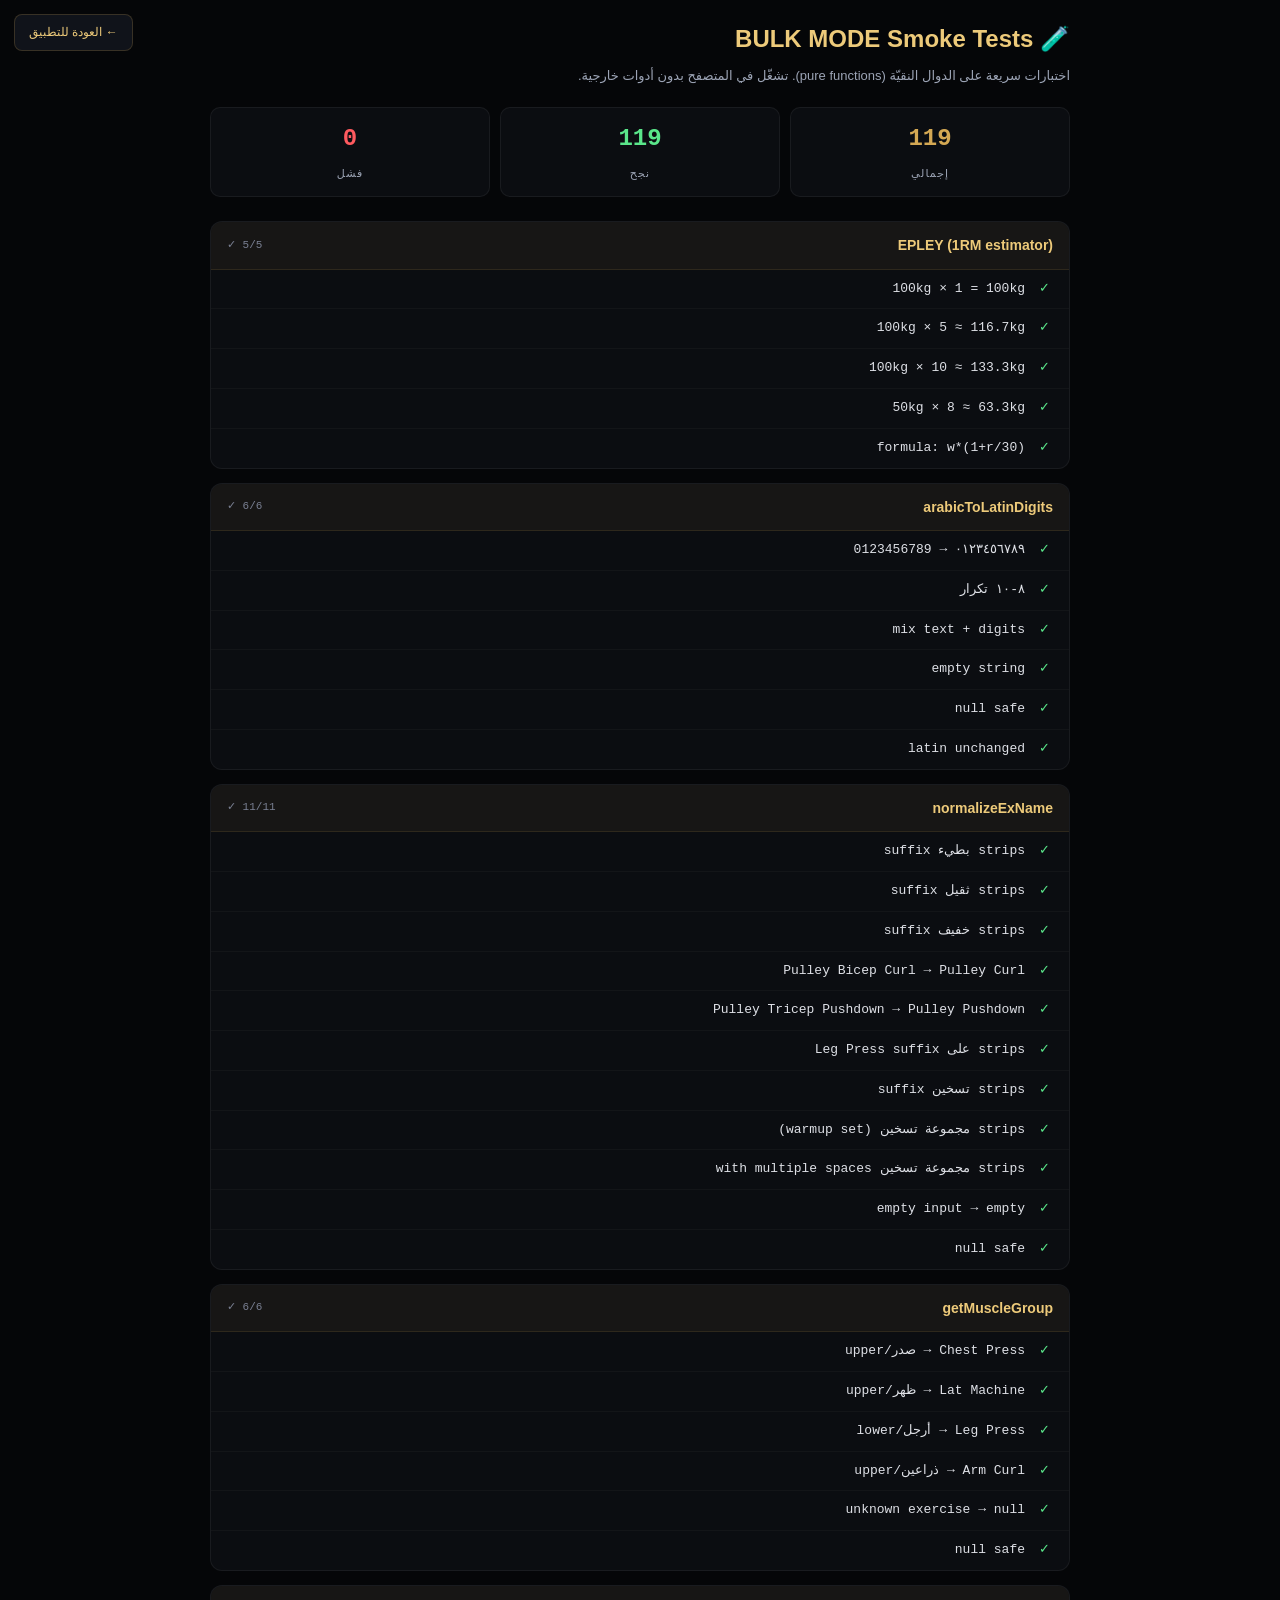
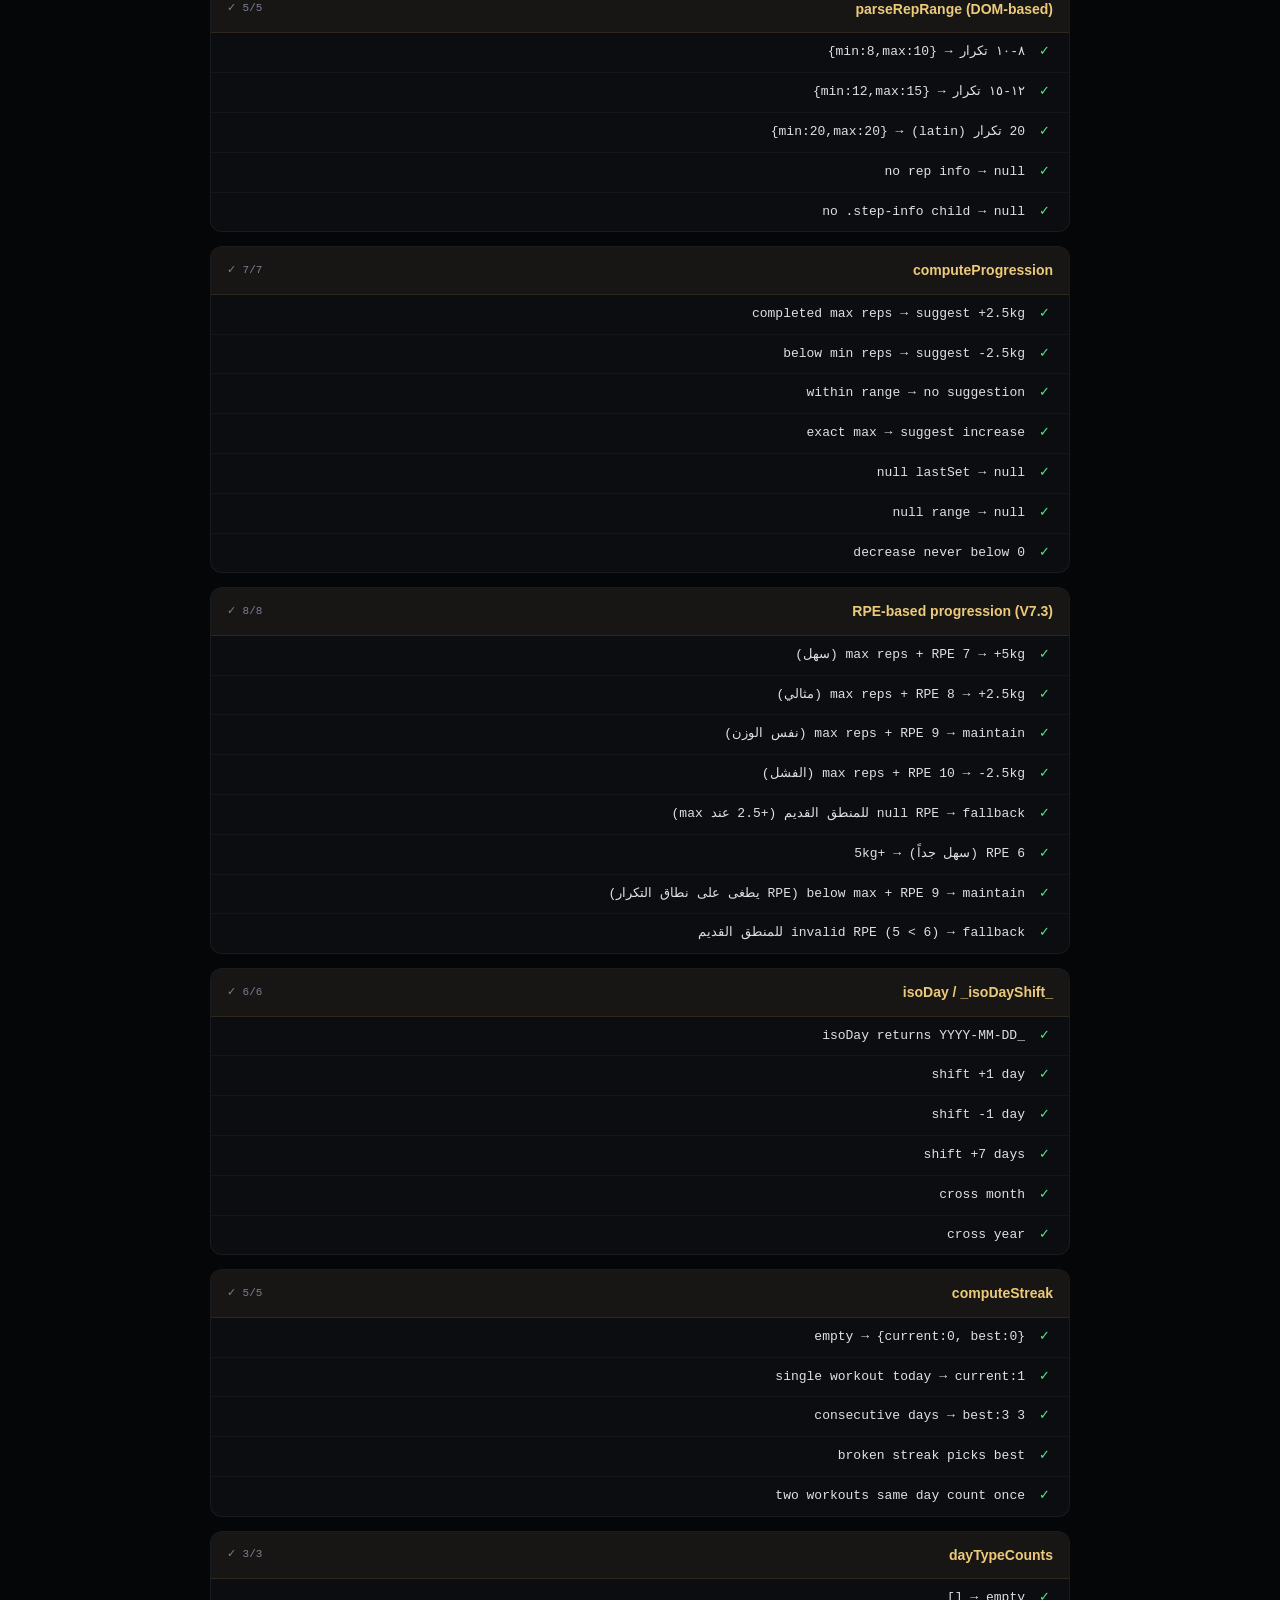
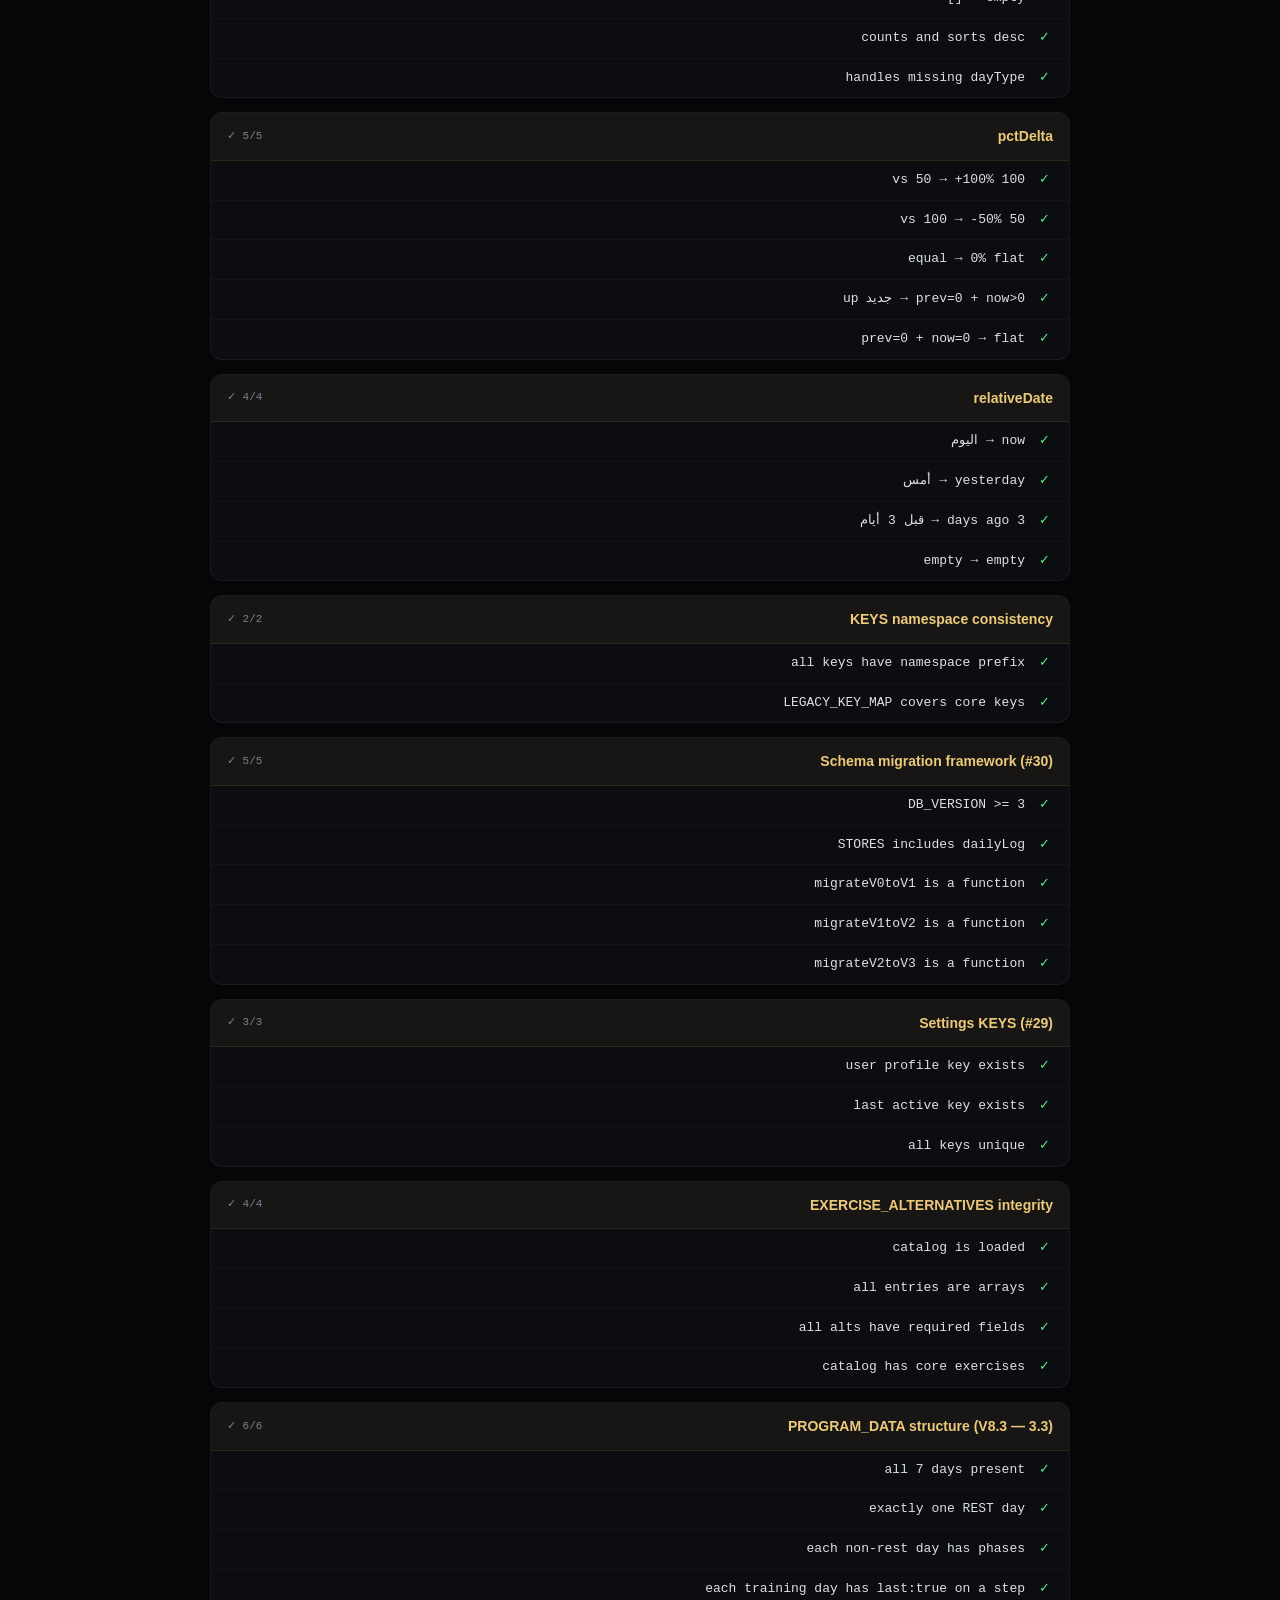
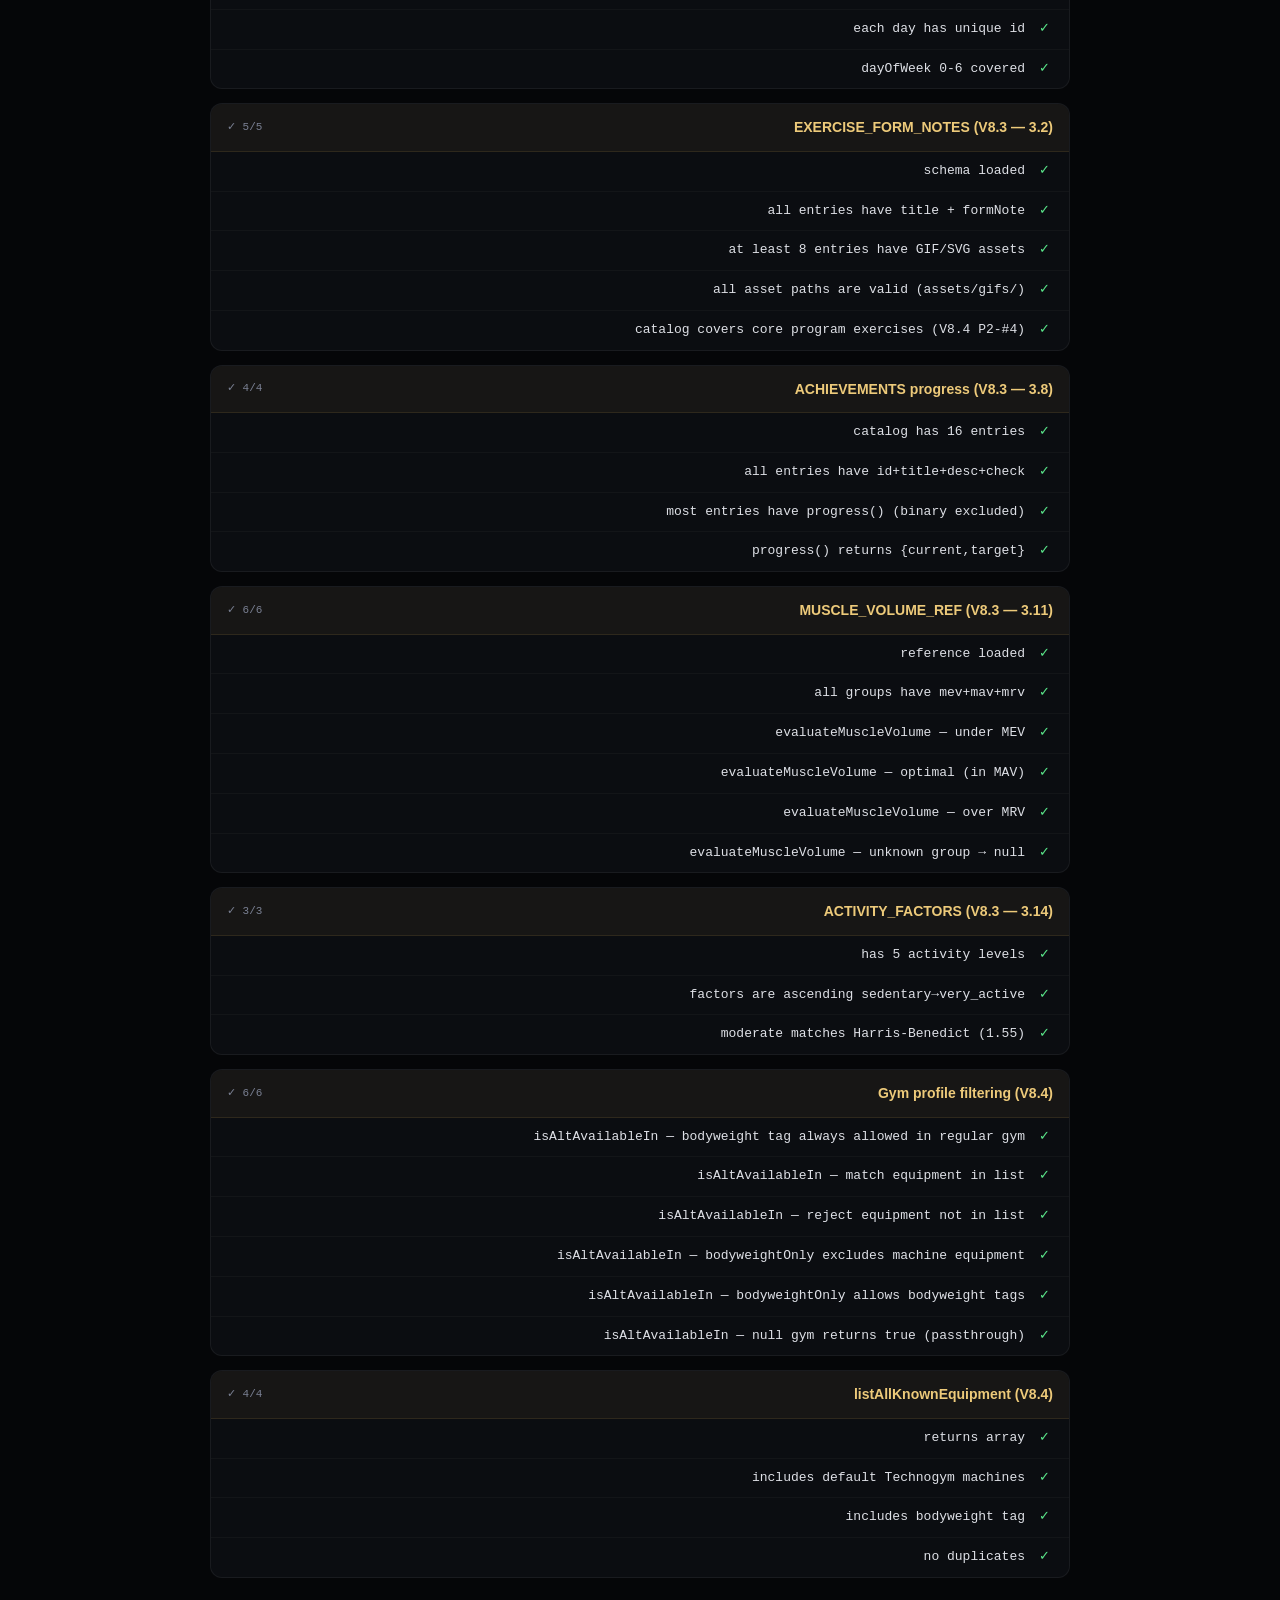
<file: test.html>
<!DOCTYPE html>
<html lang="ar" dir="rtl">
<head>
<meta charset="UTF-8">
<meta name="viewport" content="width=device-width, initial-scale=1">
<title>BULK MODE — Smoke Tests</title>
<style>
  :root{--bg:#050608;--s1:#0B0D11;--s2:#10131A;--tx:#DEE0E6;--tx2:#9CA4B5;--tx3:#7A8093;--g1:#D4A853;--g2:#EDCA7A;--red:#FF5A5F;--grn:#5AE68A;--blue:#5AB4FF}
  *{box-sizing:border-box;margin:0;padding:0}
  body{background:var(--bg);color:var(--tx);font-family:'Rubik',sans-serif,system-ui;padding:20px;line-height:1.6;max-width:900px;margin:0 auto}
  h1{font-size:24px;margin-bottom:8px;color:var(--g2)}
  .subtitle{color:var(--tx2);font-size:13px;margin-bottom:20px}
  .summary{display:flex;gap:10px;margin-bottom:24px;flex-wrap:wrap}
  .stat{flex:1;min-width:120px;background:var(--s1);border:1px solid rgba(255,255,255,.06);border-radius:10px;padding:12px;text-align:center}
  .stat b{display:block;font-size:24px;font-family:'JetBrains Mono',monospace;font-weight:700}
  .stat span{font-size:11px;color:var(--tx2);text-transform:uppercase;letter-spacing:1px}
  .stat.pass b{color:var(--grn)}
  .stat.fail b{color:var(--red)}
  .stat.total b{color:var(--g1)}
  .group{background:var(--s1);border:1px solid rgba(255,255,255,.06);border-radius:12px;margin-bottom:14px;overflow:hidden}
  .group-title{padding:12px 16px;font-weight:700;background:rgba(212,168,83,.06);border-bottom:1px solid rgba(212,168,83,.12);color:var(--g2);font-size:14px;display:flex;justify-content:space-between;align-items:center}
  .group-title small{font-family:'JetBrains Mono',monospace;font-size:11px;color:var(--tx3);font-weight:400}
  .test{padding:9px 16px;border-bottom:1px solid rgba(255,255,255,.03);font-size:13px;display:flex;align-items:flex-start;gap:10px;font-family:'JetBrains Mono',monospace}
  .test:last-child{border-bottom:none}
  .test .icon{flex-shrink:0;width:18px;text-align:center}
  .test.pass .icon{color:var(--grn)}
  .test.fail .icon{color:var(--red)}
  .test.fail{background:rgba(255,90,95,.04)}
  .test .name{flex:1;color:var(--tx)}
  .test .msg{color:var(--tx3);font-size:11px;margin-top:3px;display:block}
  .test.fail .msg{color:var(--red)}
  .nav{position:fixed;top:14px;left:14px;background:var(--s2);border:1px solid rgba(212,168,83,.2);color:var(--g2);padding:8px 14px;border-radius:8px;text-decoration:none;font-size:12px;font-family:'Rubik',sans-serif}
  .nav:hover{background:rgba(212,168,83,.1)}
</style>
</head>
<body>
<a href="index.html" class="nav">← العودة للتطبيق</a>

<h1>🧪 BULK MODE Smoke Tests</h1>
<div class="subtitle">اختبارات سريعة على الدوال النقيّة (pure functions). تشغّل في المتصفح بدون أدوات خارجية.</div>

<div class="summary" id="summary">
  <div class="stat total"><b id="totalCount">0</b><span>إجمالي</span></div>
  <div class="stat pass"><b id="passCount">0</b><span>نجح</span></div>
  <div class="stat fail"><b id="failCount">0</b><span>فشل</span></div>
</div>

<div id="results"></div>

<!-- نحمّل ملفات المنطق مباشرة (app.js يحوي ACTIVITY_FACTORS — defensive في DOM) -->
<script src="js/data.js"></script>
<script src="js/program-data.js"></script>
<script src="js/pr-detection.js"></script>
<script src="js/session.js"></script>
<script src="js/gyms.js"></script>
<script src="js/substitutions.js"></script>
<script src="js/progress.js"></script>
<script src="js/achievements.js"></script>
<script src="js/app.js"></script>

<script>
// ============ Test Framework ============
const TESTS = [];
const RESULTS = [];

function group(name, fn){
  const g = {name, tests: []};
  TESTS.push(g);
  const original = {add: (t)=>g.tests.push(t)};
  fn(original);
}

function test(name, fn){
  return {name, fn};
}

function assertEq(actual, expected, msg){
  const a = JSON.stringify(actual);
  const e = JSON.stringify(expected);
  if(a !== e) throw new Error((msg?msg+'\n':'')+`expected ${e}, got ${a}`);
}

function assertTrue(cond, msg){
  if(!cond) throw new Error(msg || 'expected truthy value');
}

function assertNear(actual, expected, tolerance=0.01, msg){
  if(Math.abs(actual-expected) > tolerance) throw new Error((msg?msg+'\n':'')+`expected ~${expected}, got ${actual} (tolerance: ${tolerance})`);
}

// ============ Test Definitions ============

group('EPLEY (1RM estimator)', (g)=>{
  g.add(test('100kg × 1 = 100kg', ()=>assertNear(EPLEY(100,1), 100*1.033, 0.5)));
  g.add(test('100kg × 5 ≈ 116.7kg', ()=>assertNear(EPLEY(100,5), 116.666, 0.5)));
  g.add(test('100kg × 10 ≈ 133.3kg', ()=>assertNear(EPLEY(100,10), 133.333, 0.5)));
  g.add(test('50kg × 8 ≈ 63.3kg', ()=>assertNear(EPLEY(50,8), 63.333, 0.5)));
  g.add(test('formula: w*(1+r/30)', ()=>assertEq(EPLEY(60,6), 60*(1+6/30))));
});

group('arabicToLatinDigits', (g)=>{
  g.add(test('٠١٢٣٤٥٦٧٨٩ → 0123456789', ()=>assertEq(arabicToLatinDigits('٠١٢٣٤٥٦٧٨٩'), '0123456789')));
  g.add(test('٨-١٠ تكرار', ()=>assertEq(arabicToLatinDigits('٨-١٠ تكرار'), '8-10 تكرار')));
  g.add(test('mix text + digits', ()=>assertEq(arabicToLatinDigits('سيت ٣ · ١٥ كجم'), 'سيت 3 · 15 كجم')));
  g.add(test('empty string', ()=>assertEq(arabicToLatinDigits(''), '')));
  g.add(test('null safe', ()=>assertEq(arabicToLatinDigits(null), '')));
  g.add(test('latin unchanged', ()=>assertEq(arabicToLatinDigits('hello 123'), 'hello 123')));
});

group('normalizeExName', (g)=>{
  g.add(test('strips بطيء suffix', ()=>assertEq(normalizeExName('Chest Press بطيء'), 'Chest Press')));
  g.add(test('strips ثقيل suffix', ()=>assertEq(normalizeExName('Shoulder Press ثقيل'), 'Shoulder Press')));
  g.add(test('strips خفيف suffix', ()=>assertEq(normalizeExName('Leg Press خفيف'), 'Leg Press')));
  g.add(test('Pulley Bicep Curl → Pulley Curl', ()=>assertEq(normalizeExName('Pulley — Bicep Curl'), 'Pulley Curl')));
  g.add(test('Pulley Tricep Pushdown → Pulley Pushdown', ()=>assertEq(normalizeExName('Pulley — Tricep Pushdown'), 'Pulley Pushdown')));
  g.add(test('strips على Leg Press suffix', ()=>assertEq(normalizeExName('Calf Raise على Leg Press'), 'Calf Raise')));
  g.add(test('strips تسخين suffix', ()=>assertEq(normalizeExName('Chest Press — تسخين'), 'Chest Press')));
  // V8.3 (3.1) — warmup set suffix
  g.add(test('strips مجموعة تسخين (warmup set)', ()=>assertEq(normalizeExName('Chest Press — مجموعة تسخين'), 'Chest Press')));
  g.add(test('strips مجموعة تسخين with multiple spaces', ()=>assertEq(normalizeExName('Lat Machine — مجموعة  تسخين'), 'Lat Machine')));
  g.add(test('empty input → empty', ()=>assertEq(normalizeExName(''), '')));
  g.add(test('null safe', ()=>assertEq(normalizeExName(null), '')));
});

group('getMuscleGroup', (g)=>{
  g.add(test('Chest Press → صدر/upper', ()=>{
    const mg = getMuscleGroup('Chest Press');
    assertTrue(mg && mg.group==='صدر' && mg.region==='upper');
  }));
  g.add(test('Lat Machine → ظهر/upper', ()=>{
    const mg = getMuscleGroup('Lat Machine');
    assertTrue(mg && mg.group==='ظهر' && mg.region==='upper');
  }));
  g.add(test('Leg Press → أرجل/lower', ()=>{
    const mg = getMuscleGroup('Leg Press');
    assertTrue(mg && mg.group==='أرجل' && mg.region==='lower');
  }));
  g.add(test('Arm Curl → ذراعين/upper', ()=>{
    const mg = getMuscleGroup('Arm Curl');
    assertTrue(mg && mg.group==='ذراعين' && mg.region==='upper');
  }));
  g.add(test('unknown exercise → null', ()=>assertEq(getMuscleGroup('Unknown Exercise'), null)));
  g.add(test('null safe', ()=>assertEq(getMuscleGroup(null), null)));
});

group('parseRepRange (DOM-based)', (g)=>{
  function makeStep(infoText){
    const step = document.createElement('div');
    step.innerHTML = `<div class="step-info">${infoText}</div>`;
    return step;
  }
  g.add(test('٨-١٠ تكرار → {min:8,max:10}', ()=>{
    const r = parseRepRange(makeStep('٨-١٠ تكرار · ١٥ كجم'));
    assertEq(r, {min:8, max:10});
  }));
  g.add(test('١٢-١٥ تكرار → {min:12,max:15}', ()=>{
    const r = parseRepRange(makeStep('١٢-١٥ تكرار'));
    assertEq(r, {min:12, max:15});
  }));
  g.add(test('20 تكرار (latin) → {min:20,max:20}', ()=>{
    const r = parseRepRange(makeStep('20 تكرار'));
    assertEq(r, {min:20, max:20});
  }));
  g.add(test('no rep info → null', ()=>{
    const r = parseRepRange(makeStep('بدون أرقام'));
    assertEq(r, null);
  }));
  g.add(test('no .step-info child → null', ()=>{
    const empty = document.createElement('div');
    assertEq(parseRepRange(empty), null);
  }));
});

group('computeProgression', (g)=>{
  g.add(test('completed max reps → suggest +2.5kg', ()=>{
    const s = computeProgression({weight:15, reps:10}, {min:8, max:10});
    assertEq(s.suggestedWeight, 17.5);
    assertEq(s.kind, 'increase');
  }));
  g.add(test('below min reps → suggest -2.5kg', ()=>{
    const s = computeProgression({weight:15, reps:6}, {min:8, max:10});
    assertEq(s.suggestedWeight, 12.5);
    assertEq(s.kind, 'decrease');
  }));
  g.add(test('within range → no suggestion', ()=>{
    const s = computeProgression({weight:15, reps:9}, {min:8, max:10});
    assertEq(s, null);
  }));
  g.add(test('exact max → suggest increase', ()=>{
    const s = computeProgression({weight:20, reps:10}, {min:8, max:10});
    assertEq(s.kind, 'increase');
  }));
  g.add(test('null lastSet → null', ()=>assertEq(computeProgression(null, {min:8,max:10}), null)));
  g.add(test('null range → null', ()=>assertEq(computeProgression({weight:15,reps:10}, null), null)));
  g.add(test('decrease never below 0', ()=>{
    const s = computeProgression({weight:1, reps:2}, {min:8, max:10});
    assertTrue(s.suggestedWeight >= 0);
  }));
});

// V7.3 — RPE-based progression tests
group('RPE-based progression (V7.3)', (g)=>{
  g.add(test('max reps + RPE 7 → +5kg (سهل)', ()=>{
    const s = computeProgression({weight:15, reps:10}, {min:8, max:10}, 7);
    assertEq(s.suggestedWeight, 20);
    assertEq(s.kind, 'increase');
  }));
  g.add(test('max reps + RPE 8 → +2.5kg (مثالي)', ()=>{
    const s = computeProgression({weight:15, reps:10}, {min:8, max:10}, 8);
    assertEq(s.suggestedWeight, 17.5);
    assertEq(s.kind, 'increase');
  }));
  g.add(test('max reps + RPE 9 → maintain (نفس الوزن)', ()=>{
    const s = computeProgression({weight:15, reps:10}, {min:8, max:10}, 9);
    assertEq(s.suggestedWeight, 15);
    assertEq(s.kind, 'maintain');
  }));
  g.add(test('max reps + RPE 10 → -2.5kg (الفشل)', ()=>{
    const s = computeProgression({weight:15, reps:10}, {min:8, max:10}, 10);
    assertEq(s.suggestedWeight, 12.5);
    assertEq(s.kind, 'decrease');
  }));
  g.add(test('null RPE → fallback للمنطق القديم (+2.5 عند max)', ()=>{
    const s = computeProgression({weight:15, reps:10}, {min:8, max:10}, null);
    assertEq(s.suggestedWeight, 17.5);
    assertEq(s.kind, 'increase');
  }));
  g.add(test('RPE 6 (سهل جداً) → +5kg', ()=>{
    const s = computeProgression({weight:20, reps:8}, {min:8, max:10}, 6);
    assertEq(s.suggestedWeight, 25);
    assertEq(s.kind, 'increase');
  }));
  g.add(test('below max + RPE 9 → maintain (RPE يطغى على نطاق التكرار)', ()=>{
    // في الوضع القديم بدون RPE، هذا ضمن النطاق (لا اقتراح). مع RPE 9 → maintain.
    const s = computeProgression({weight:15, reps:9}, {min:8, max:10}, 9);
    assertTrue(s !== null, 'expected suggestion, got null');
    assertEq(s.kind, 'maintain');
  }));
  g.add(test('invalid RPE (5 < 6) → fallback للمنطق القديم', ()=>{
    const s = computeProgression({weight:15, reps:10}, {min:8, max:10}, 5);
    assertEq(s.kind, 'increase'); // old logic: max reps → +2.5
    assertEq(s.suggestedWeight, 17.5);
  }));
});

group('_isoDay / _isoDayShift', (g)=>{
  g.add(test('_isoDay returns YYYY-MM-DD', ()=>{
    const d = _isoDay();
    assertTrue(/^\d{4}-\d{2}-\d{2}$/.test(d), 'format: '+d);
  }));
  g.add(test('shift +1 day', ()=>assertEq(_isoDayShift('2026-05-20', 1), '2026-05-21')));
  g.add(test('shift -1 day', ()=>assertEq(_isoDayShift('2026-05-20', -1), '2026-05-19')));
  g.add(test('shift +7 days', ()=>assertEq(_isoDayShift('2026-05-20', 7), '2026-05-27')));
  g.add(test('cross month', ()=>assertEq(_isoDayShift('2026-05-31', 1), '2026-06-01')));
  g.add(test('cross year', ()=>assertEq(_isoDayShift('2026-12-31', 1), '2027-01-01')));
});

group('computeStreak', (g)=>{
  function mkW(dateISO){return {startTime: dateISO+'T10:00:00Z'}}
  g.add(test('empty → {current:0, best:0}', ()=>assertEq(computeStreak([]), {current:0, best:0})));
  g.add(test('single workout today → current:1', ()=>{
    const today = _isoDay();
    const r = computeStreak([mkW(today)]);
    assertEq(r.current, 1);
    assertEq(r.best, 1);
  }));
  g.add(test('3 consecutive days → best:3', ()=>{
    const today = _isoDay();
    const yest = _isoDayShift(today, -1);
    const prev2 = _isoDayShift(today, -2);
    const r = computeStreak([mkW(prev2), mkW(yest), mkW(today)]);
    assertEq(r.current, 3);
    assertEq(r.best, 3);
  }));
  g.add(test('broken streak picks best', ()=>{
    // 3 in a row, gap, then 2 in a row (older first)
    const r = computeStreak([
      mkW('2026-01-01'), mkW('2026-01-02'), mkW('2026-01-03'),  // best:3
      mkW('2026-01-10'), mkW('2026-01-11')                       // current:0 (too old)
    ]);
    assertEq(r.best, 3);
  }));
  g.add(test('two workouts same day count once', ()=>{
    const today = _isoDay();
    const r = computeStreak([mkW(today), mkW(today)]);
    assertEq(r.current, 1);
  }));
});

group('dayTypeCounts', (g)=>{
  g.add(test('empty → []', ()=>assertEq(dayTypeCounts([]), [])));
  g.add(test('counts and sorts desc', ()=>{
    const r = dayTypeCounts([
      {dayType:'UPPER A'}, {dayType:'UPPER A'}, {dayType:'UPPER A'},
      {dayType:'BACK & WINGS'}, {dayType:'BACK & WINGS'},
      {dayType:'ARMS A'}
    ]);
    assertEq(r[0], ['UPPER A', 3]);
    assertEq(r[1], ['BACK & WINGS', 2]);
    assertEq(r[2], ['ARMS A', 1]);
  }));
  g.add(test('handles missing dayType', ()=>{
    const r = dayTypeCounts([{dayType:'UPPER A'}, {}]);
    assertEq(r.length, 2);
  }));
});

group('pctDelta', (g)=>{
  g.add(test('100 vs 50 → +100%', ()=>{
    const d = pctDelta(100, 50);
    assertEq(d.txt, '+100%');
    assertEq(d.cls, 'up');
  }));
  g.add(test('50 vs 100 → -50%', ()=>{
    const d = pctDelta(50, 100);
    assertEq(d.txt, '-50%');
    assertEq(d.cls, 'down');
  }));
  g.add(test('equal → 0% flat', ()=>{
    const d = pctDelta(75, 75);
    assertEq(d.txt, '0%');
    assertEq(d.cls, 'flat');
  }));
  g.add(test('prev=0 + now>0 → جديد up', ()=>{
    const d = pctDelta(50, 0);
    assertEq(d.cls, 'up');
  }));
  g.add(test('prev=0 + now=0 → flat', ()=>{
    const d = pctDelta(0, 0);
    assertEq(d.cls, 'flat');
  }));
});

group('relativeDate', (g)=>{
  g.add(test('now → اليوم', ()=>assertEq(relativeDate(new Date().toISOString()), 'اليوم')));
  g.add(test('yesterday → أمس', ()=>{
    const y = new Date(); y.setDate(y.getDate()-1);
    assertEq(relativeDate(y.toISOString()), 'أمس');
  }));
  g.add(test('3 days ago → قبل 3 أيام', ()=>{
    const d = new Date(); d.setDate(d.getDate()-3);
    assertEq(relativeDate(d.toISOString()), 'قبل 3 أيام');
  }));
  g.add(test('empty → empty', ()=>assertEq(relativeDate(''), '')));
});

group('KEYS namespace consistency', (g)=>{
  g.add(test('all keys have namespace prefix', ()=>{
    for(const [k,v] of Object.entries(KEYS)){
      assertTrue(/^(app|session|subs):/.test(v), `${k}=${v} missing prefix`);
    }
  }));
  g.add(test('LEGACY_KEY_MAP covers core keys', ()=>{
    assertTrue(LEGACY_KEY_MAP['onboarded']);
    assertTrue(LEGACY_KEY_MAP['currentSession']);
    assertTrue(LEGACY_KEY_MAP['theme']);
    assertTrue(LEGACY_KEY_MAP['substitutions']);
  }));
});

group('Schema migration framework (#30)', (g)=>{
  g.add(test('DB_VERSION >= 3', ()=>assertTrue(DB_VERSION >= 3, 'DB_VERSION='+DB_VERSION)));
  g.add(test('STORES includes dailyLog', ()=>assertTrue(STORES.indexOf('dailyLog') >= 0)));
  g.add(test('migrateV0toV1 is a function', ()=>assertTrue(typeof migrateV0toV1 === 'function')));
  g.add(test('migrateV1toV2 is a function', ()=>assertTrue(typeof migrateV1toV2 === 'function')));
  g.add(test('migrateV2toV3 is a function', ()=>assertTrue(typeof migrateV2toV3 === 'function')));
});

group('Settings KEYS (#29)', (g)=>{
  g.add(test('user profile key exists', ()=>assertEq(KEYS.USER_PROFILE, 'app:user_profile')));
  g.add(test('last active key exists', ()=>assertEq(KEYS.LAST_ACTIVE_AT, 'session:last_active_at')));
  g.add(test('all keys unique', ()=>{
    const values = Object.values(KEYS);
    const unique = new Set(values);
    assertEq(values.length, unique.size, 'duplicate key found');
  }));
});

group('EXERCISE_ALTERNATIVES integrity', (g)=>{
  g.add(test('catalog is loaded', ()=>assertTrue(typeof EXERCISE_ALTERNATIVES === 'object')));
  g.add(test('all entries are arrays', ()=>{
    for(const [name,alts] of Object.entries(EXERCISE_ALTERNATIVES)){
      assertTrue(Array.isArray(alts), `${name} not an array`);
    }
  }));
  g.add(test('all alts have required fields', ()=>{
    for(const [name,alts] of Object.entries(EXERCISE_ALTERNATIVES)){
      for(const alt of alts){
        assertTrue(typeof alt.name === 'string', `${name}: alt missing name`);
        assertTrue(typeof alt.reason === 'string', `${name}: alt missing reason`);
        assertTrue(typeof alt.muscleMatch === 'number', `${name}: alt missing muscleMatch`);
        assertTrue(alt.muscleMatch>=0 && alt.muscleMatch<=100, `${name}: muscleMatch out of range`);
      }
    }
  }));
  g.add(test('catalog has core exercises', ()=>{
    assertTrue(EXERCISE_ALTERNATIVES['Chest Press']);
    assertTrue(EXERCISE_ALTERNATIVES['Lat Machine']);
    assertTrue(EXERCISE_ALTERNATIVES['Leg Press']);
  }));
});

// ============ V8.3 / V8.4 — New feature tests ============

group('PROGRAM_DATA structure (V8.3 — 3.3)', (g)=>{
  g.add(test('all 7 days present', ()=>assertEq(PROGRAM_DATA.days.length, 7)));
  g.add(test('exactly one REST day', ()=>{
    const rest = PROGRAM_DATA.days.filter(d=>d.isRest||d.type==='REST');
    assertEq(rest.length, 1);
  }));
  g.add(test('each non-rest day has phases', ()=>{
    for(const d of PROGRAM_DATA.days){
      if(d.isRest) continue;
      assertTrue(Array.isArray(d.phases) && d.phases.length>0, `${d.id} missing phases`);
    }
  }));
  g.add(test('each training day has last:true on a step', ()=>{
    for(const d of PROGRAM_DATA.days){
      if(d.isRest) continue;
      const hasLast = d.phases.some(p=>(p.steps||[]).some(s=>s.last));
      assertTrue(hasLast, `${d.id} missing last:true`);
    }
  }));
  g.add(test('each day has unique id', ()=>{
    const ids = PROGRAM_DATA.days.map(d=>d.id);
    assertEq(ids.length, new Set(ids).size);
  }));
  g.add(test('dayOfWeek 0-6 covered', ()=>{
    const wd = PROGRAM_DATA.days.map(d=>d.dayOfWeek).sort();
    assertEq(wd, [0,1,2,3,4,5,6]);
  }));
});

group('EXERCISE_FORM_NOTES (V8.3 — 3.2)', (g)=>{
  g.add(test('schema loaded', ()=>assertTrue(typeof EXERCISE_FORM_NOTES === 'object')));
  g.add(test('all entries have title + formNote', ()=>{
    for(const [name,note] of Object.entries(EXERCISE_FORM_NOTES)){
      assertTrue(typeof note.title === 'string' && note.title.length>0, `${name}: missing title`);
      assertTrue(typeof note.formNote === 'string' && note.formNote.length>0, `${name}: missing formNote`);
    }
  }));
  // V8.4 (P2-#4) — توسّعت الـ catalog من 8 إلى ~27 تمرين؛ معظم الجديدة بـ gif:null حالياً
  // (الأصول الموجودة الـ 8 تكفي للتمارين الأساسية)
  g.add(test('at least 8 entries have GIF/SVG assets', ()=>{
    const withGif = Object.entries(EXERCISE_FORM_NOTES).filter(([,n])=>!!n.gif);
    assertTrue(withGif.length>=8, 'only '+withGif.length+' entries have gif');
  }));
  g.add(test('all asset paths are valid (assets/gifs/)', ()=>{
    for(const [name,note] of Object.entries(EXERCISE_FORM_NOTES)){
      if(!note.gif) continue;
      assertTrue(/^assets\/gifs\//.test(note.gif), `${name}: bad path ${note.gif}`);
    }
  }));
  g.add(test('catalog covers core program exercises (V8.4 P2-#4)', ()=>{
    // كل التمارين الأساسية في PROGRAM_DATA لازم يكون لها form-note
    const required = ['Chest Press','Lat Machine','Shoulder Press','Leg Press','Arm Curl','Arm Extension','Low Row'];
    for(const ex of required){
      assertTrue(EXERCISE_FORM_NOTES[ex], 'missing form-note for: '+ex);
    }
  }));
});

group('ACHIEVEMENTS progress (V8.3 — 3.8)', (g)=>{
  g.add(test('catalog has 16 entries', ()=>assertEq(ACHIEVEMENTS.length, 16)));
  g.add(test('all entries have id+title+desc+check', ()=>{
    for(const a of ACHIEVEMENTS){
      assertTrue(typeof a.id === 'string');
      assertTrue(typeof a.title === 'string');
      assertTrue(typeof a.check === 'function');
    }
  }));
  g.add(test('most entries have progress() (binary excluded)', ()=>{
    const withProgress = ACHIEVEMENTS.filter(a=>typeof a.progress==='function').length;
    // 14 of 16 (pr_storm + pr_legend are binary per-session, no progress)
    assertTrue(withProgress>=14, 'only '+withProgress+' have progress');
  }));
  g.add(test('progress() returns {current,target}', ()=>{
    const sample = ACHIEVEMENTS.find(a=>a.id==='sets_100');
    const p = sample.progress({totalSets:50,totalSessions:5,totalPRs:0,totalVolume:0,bestStreak:0});
    assertEq(p.current, 50);
    assertEq(p.target, 100);
    assertTrue(typeof p.unit === 'string');
  }));
});

group('MUSCLE_VOLUME_REF (V8.3 — 3.11)', (g)=>{
  g.add(test('reference loaded', ()=>assertTrue(typeof MUSCLE_VOLUME_REF === 'object')));
  g.add(test('all groups have mev+mav+mrv', ()=>{
    for(const [grp,ref] of Object.entries(MUSCLE_VOLUME_REF)){
      assertTrue(typeof ref.mev === 'number', `${grp}: missing mev`);
      assertTrue(Array.isArray(ref.mav) && ref.mav.length===2, `${grp}: bad mav`);
      assertTrue(typeof ref.mrv === 'number', `${grp}: missing mrv`);
      assertTrue(ref.mev <= ref.mav[0], `${grp}: mev should be <= mav.min`);
      assertTrue(ref.mav[1] <= ref.mrv, `${grp}: mav.max should be <= mrv`);
    }
  }));
  g.add(test('evaluateMuscleVolume — under MEV', ()=>{
    const r = evaluateMuscleVolume('صدر', 5);
    assertEq(r.status, 'under');
  }));
  g.add(test('evaluateMuscleVolume — optimal (in MAV)', ()=>{
    const r = evaluateMuscleVolume('صدر', 15);
    assertEq(r.status, 'optimal');
  }));
  g.add(test('evaluateMuscleVolume — over MRV', ()=>{
    const r = evaluateMuscleVolume('صدر', 30);
    assertEq(r.status, 'over');
  }));
  g.add(test('evaluateMuscleVolume — unknown group → null', ()=>{
    assertEq(evaluateMuscleVolume('UNKNOWN', 10), null);
  }));
});

group('ACTIVITY_FACTORS (V8.3 — 3.14)', (g)=>{
  g.add(test('has 5 activity levels', ()=>assertEq(Object.keys(ACTIVITY_FACTORS).length, 5)));
  g.add(test('factors are ascending sedentary→very_active', ()=>{
    const order = ['sedentary','light','moderate','active','very_active'];
    let prev = 0;
    for(const k of order){
      const f = ACTIVITY_FACTORS[k].factor;
      assertTrue(f > prev, `${k} factor ${f} not > ${prev}`);
      prev = f;
    }
  }));
  g.add(test('moderate matches Harris-Benedict (1.55)', ()=>assertEq(ACTIVITY_FACTORS.moderate.factor, 1.55)));
});

group('Gym profile filtering (V8.4)', (g)=>{
  // unit tests for isAltAvailableIn (pure function)
  g.add(test('isAltAvailableIn — bodyweight tag always allowed in regular gym', ()=>{
    const gym = {equipment:['Chest Press'], bodyweightOnly:false};
    const alt = {name:'Push-ups',equipment:'بدون جهاز'};
    assertTrue(isAltAvailableIn(gym, alt));
  }));
  g.add(test('isAltAvailableIn — match equipment in list', ()=>{
    const gym = {equipment:['Pulley','Chest Press'], bodyweightOnly:false};
    const alt = {name:'Cable X',equipment:'Pulley'};
    assertTrue(isAltAvailableIn(gym, alt));
  }));
  g.add(test('isAltAvailableIn — reject equipment not in list', ()=>{
    const gym = {equipment:['Chest Press'], bodyweightOnly:false};
    const alt = {name:'Decline X',equipment:'Decline Bench'};
    assertEq(isAltAvailableIn(gym, alt), false);
  }));
  g.add(test('isAltAvailableIn — bodyweightOnly excludes machine equipment', ()=>{
    const gym = {equipment:['Pulley','Chest Press'], bodyweightOnly:true};
    const alt = {name:'Cable X',equipment:'Pulley'};
    assertEq(isAltAvailableIn(gym, alt), false);
  }));
  g.add(test('isAltAvailableIn — bodyweightOnly allows bodyweight tags', ()=>{
    const gym = {equipment:[], bodyweightOnly:true};
    const alt = {name:'Plank',equipment:'بدون جهاز'};
    assertTrue(isAltAvailableIn(gym, alt));
  }));
  g.add(test('isAltAvailableIn — null gym returns true (passthrough)', ()=>{
    assertTrue(isAltAvailableIn(null, {name:'X',equipment:'Pulley'}));
  }));
});

group('listAllKnownEquipment (V8.4)', (g)=>{
  g.add(test('returns array', ()=>{
    const list = listAllKnownEquipment();
    assertTrue(Array.isArray(list));
    assertTrue(list.length>0);
  }));
  g.add(test('includes default Technogym machines', ()=>{
    const list = listAllKnownEquipment();
    assertTrue(list.indexOf('Chest Press')>=0);
    assertTrue(list.indexOf('Lat Machine')>=0);
    assertTrue(list.indexOf('Pulley')>=0);
  }));
  g.add(test('includes bodyweight tag', ()=>{
    const list = listAllKnownEquipment();
    assertTrue(list.indexOf('بدون جهاز')>=0);
  }));
  g.add(test('no duplicates', ()=>{
    const list = listAllKnownEquipment();
    assertEq(list.length, new Set(list).size);
  }));
});

// ============ Runner ============
function runTests(){
  const resultsEl = document.getElementById('results');
  let totalPass=0, totalFail=0, total=0;
  for(const g of TESTS){
    const gEl = document.createElement('div');
    gEl.className = 'group';
    let gPass=0, gFail=0;
    let testsHtml='';
    for(const t of g.tests){
      total++;
      try{
        t.fn();
        gPass++; totalPass++;
        testsHtml += `<div class="test pass"><span class="icon">✓</span><span class="name">${t.name}</span></div>`;
      }catch(e){
        gFail++; totalFail++;
        const msg=(e.message||'').replace(/</g,'&lt;');
        testsHtml += `<div class="test fail"><span class="icon">✗</span><span class="name">${t.name}<span class="msg">${msg}</span></span></div>`;
      }
    }
    const status = gFail>0 ? `${gFail} فشل / ${g.tests.length}` : `${gPass}/${g.tests.length} ✓`;
    gEl.innerHTML = `<div class="group-title">${g.name}<small>${status}</small></div>${testsHtml}`;
    resultsEl.appendChild(gEl);
  }
  document.getElementById('totalCount').textContent = total;
  document.getElementById('passCount').textContent = totalPass;
  document.getElementById('failCount').textContent = totalFail;
  if(totalFail>0) document.title = `(${totalFail} fail) BULK MODE Tests`;
  else document.title = `(✓ ${total}) BULK MODE Tests`;
}

// انتظر حتى تحمّل كل الـ scripts
window.addEventListener('load', runTests);
</script>
</body>
</html>
</file>
<file: css/styles.css>
:root{--g1:#D4A853;--g2:#EDCA7A;--g3:#B08A3A;--g4:rgba(212,168,83,.14);--g5:rgba(212,168,83,.06);--cta:#F59E0B;--cta2:#D4820A;--bg:#06080D;--s1:#0B0E15;--s2:#10141D;--s3:#171D29;--s4:#1F2734;--tx:#F4F6FA;--tx2:#9CA4B5;--tx3:#7A8093;--red:#EF4444;--blue:#38BDF8;--grn:#22C55E;--org:#F97316;--purple:#B08AFF;--r1:16px;--r2:18px;--font-head:'IBM Plex Sans Arabic','Rubik',sans-serif;--grain-opacity:.16;
  /* V8.4 (P1-#4) — Standardized z-index scale (low → high). تجنّب أرقام عشوائية في الكود. */
  --z-base: 0;
  --z-floating: 90;       /* week-float floating badge */
  --z-deload-banner: 99;  /* sticky banner below nav */
  --z-nav: 100;           /* top nav */
  --z-session-bar: 101;   /* session-bar, sess-pill */
  --z-btt: 198;           /* back-to-top button */
  --z-timer: 200;         /* rest timer + trigger */
  --z-fab-menu: 999;      /* fab menu items */
  --z-fab: 1000;          /* fab button itself */
  --z-fab-hint: 1001;     /* first-time fab hint bubble */
  --z-progress-bar: 9998; /* top scroll progress bar */
  --z-grain: 9999;        /* body grain overlay */
  --z-modal: 10000;       /* stats-modal, profile, gym manager, etc. */
  --z-modal-priority: 10001;  /* summary, toast (above stats modals) */
  --z-modal-overlay: 10002;   /* onboarding overlay, pr-flash celebration */
  --z-modal-sheet: 10003;     /* alt-modal bottom sheet (above stats) */
  --z-modal-critical: 10005;  /* backup reminder — must show above everything else */
  --z-fullscreen: 10010;      /* progress photo fullscreen */
  --z-toast: 10100;           /* toast — ALWAYS on top of every modal */
}
/* V7 (#26) — Light Mode Theme */
:root[data-theme="light"]{--bg:#F5F4EE;--s1:#FFFFFF;--s2:#F0EFE8;--s3:#E5E3D8;--s4:#D8D5C8;--tx:#1A1D24;--tx2:#454A5A;--tx3:#6A6F7F;--g1:#A8862D;--g2:#8E6E22;--g3:#6E5419;--g4:rgba(168,134,45,.14);--g5:rgba(168,134,45,.06);--red:#D4322F;--blue:#2974BB;--grn:#2A9D5F;--org:#C7821C;--purple:#7656D4;--grain-opacity:.05}
/* V7 (#26) — Light Mode element overrides */
[data-theme="light"] h1{color:#1A1D24}
[data-theme="light"] .ct,[data-theme="light"] .step-name,[data-theme="light"] .alt-name,[data-theme="light"] .meal-name,[data-theme="light"] .mc .mn,[data-theme="light"] .onb-title,[data-theme="light"] .sb-day,[data-theme="light"] .sp-time,[data-theme="light"] .sh-val,[data-theme="light"] .wcm-val,[data-theme="light"] .tl-name,[data-theme="light"] .ul-seg.core{color:#1A1D24}
[data-theme="light"] body::-webkit-scrollbar-track{background:#E5E3D8}
[data-theme="light"] .nav{background:rgba(245,244,238,.92);border-bottom-color:rgba(0,0,0,.06)}
[data-theme="light"] .nb:hover{background:rgba(0,0,0,.04)}
[data-theme="light"] .card,[data-theme="light"] .dy,[data-theme="light"] .meal,[data-theme="light"] .alt-card{border-color:rgba(0,0,0,.08);box-shadow:0 2px 8px rgba(0,0,0,.04)}
[data-theme="light"] .step{border-color:rgba(0,0,0,.05)}
[data-theme="light"] .alt-modal{background:rgba(255,255,255,.6)}
[data-theme="light"] .stats-modal{background:rgba(255,255,255,.85)}
*{margin:0;padding:0;box-sizing:border-box}
body{background:var(--bg);color:var(--tx);font-family:'Rubik',sans-serif;line-height:1.85;overflow-x:hidden;-webkit-font-smoothing:antialiased;letter-spacing:.01em;transition:background-color .3s,color .3s}
::selection{background:var(--g1);color:#000}
::-webkit-scrollbar{width:5px}::-webkit-scrollbar-track{background:var(--bg)}::-webkit-scrollbar-thumb{background:linear-gradient(180deg,var(--g3),var(--g1));border-radius:10px}

/* V7 (#23) — Focus indicators (keyboard a11y) */
:focus{outline:none}
button:focus-visible,a:focus-visible,input:focus-visible,select:focus-visible,textarea:focus-visible,[role="button"]:focus-visible,[tabindex]:not([tabindex="-1"]):focus-visible{outline:2px solid var(--g1);outline-offset:2px;border-radius:4px}

/* V7 (#19) — Touch target expansion (44×44 minimum effective tap area)
   نوسّع مناطق اللمس عبر ::before شفافة بدون تغيير الحجم البصري */
.alt-btn,.skip-btn,.restore-original-btn,.bm-del-btn,.toast-undo,.close-modal,.sb-min{position:relative}
.alt-btn::before,.skip-btn::before,.restore-original-btn::before,.bm-del-btn::before,.close-modal::before,.sb-min::before{content:'';position:absolute;inset:-10px;z-index:-1}
.alt-btn,.skip-btn{min-height:32px}
.tpr{min-height:44px;min-width:44px}
.tbn{min-height:44px;min-width:44px}
.nb{min-height:44px}
.rest-swap-btn{min-height:44px}
.bm-del-btn{min-width:30px;min-height:30px}
.bm-del-btn::before{inset:-12px}
.onb-btn-skip,.onb-btn-prev,.onb-btn-next,.onb-btn-skip{min-height:40px}
.session-start-btn{min-height:48px}
.save-btn{min-height:36px}
.ph-apply{min-height:28px}.ph-apply::before{content:'';position:absolute;inset:-8px;z-index:-1}
.fab{min-width:48px;min-height:48px}
.fab-menu button{min-height:44px}
.alt-use-btn,.alt-scope-btn{min-height:44px}

/* GRAIN (V7 #25 — opacity تخفّفت من .35 إلى .18، قابلة للضبط عبر --grain-opacity) */
body::after{content:'';position:fixed;inset:0;pointer-events:none;z-index:9999;opacity:var(--grain-opacity);background-image:url("data:image/svg+xml,%3Csvg viewBox='0 0 512 512' xmlns='http://www.w3.org/2000/svg'%3E%3Cfilter id='n'%3E%3CfeTurbulence type='fractalNoise' baseFrequency='0.65' numOctaves='4' stitchTiles='stitch'/%3E%3C/filter%3E%3Crect width='100%25' height='100%25' filter='url(%23n)' opacity='0.04'/%3E%3C/svg%3E");transition:opacity .3s}

/* V7 (#22) — Reduced motion support */
@media (prefers-reduced-motion:reduce){
  *,*::before,*::after{animation-duration:.01ms!important;animation-iteration-count:1!important;transition-duration:.01ms!important;scroll-behavior:auto!important}
  body::after{display:none}
}

/* ANIMATIONS */
@keyframes fadeUp{from{opacity:0;transform:translateY(30px)}to{opacity:1;transform:translateY(0)}}
@keyframes pulse{0%,100%{opacity:1}50%{opacity:.4}}
@keyframes glow{0%,100%{box-shadow:0 0 24px rgba(212,168,83,.12)}50%{box-shadow:0 0 48px rgba(212,168,83,.25)}}
@keyframes shimmer{0%{background-position:-200% center}100%{background-position:200% center}}
@keyframes float{0%,100%{transform:translateY(0)}50%{transform:translateY(-6px)}}
@keyframes borderGlow{0%,100%{border-color:rgba(212,168,83,.08)}50%{border-color:rgba(212,168,83,.25)}}
.fu{animation:fadeUp .7s cubic-bezier(.16,1,.3,1) both}.fu1{animation-delay:.12s}.fu2{animation-delay:.24s}.fu3{animation-delay:.36s}

/* HERO */
.hero{position:relative;padding:60px 24px 48px;text-align:center;overflow:hidden;transition:padding .3s}
/* V7 (#24) — Hero collapsed state */
.hero.collapsed{padding:14px 18px}
.hero.collapsed .hl,.hero.collapsed h1,.hero.collapsed .hsub,.hero.collapsed .sbar{display:none}
.hero.collapsed::before,.hero.collapsed::after{display:none}
.hero.collapsed .hero-toggle{display:none}
.hero.collapsed .hero-compact{display:flex}
.hero:not(.collapsed) .hero-compact{display:none}
.hero-toggle{position:absolute;top:14px;left:14px;width:34px;height:34px;border-radius:50%;background:rgba(212,168,83,.08);border:1px solid rgba(212,168,83,.18);color:var(--g2);font-size:18px;cursor:pointer;z-index:5;display:none;transition:.2s;line-height:1;-webkit-tap-highlight-color:transparent}
.hero-toggle::before{content:'';position:absolute;inset:-10px}
.hero-toggle:hover{background:rgba(212,168,83,.16);color:#fff}
.hero.has-data .hero-toggle{display:flex;align-items:center;justify-content:center}
.hero-compact{align-items:center;gap:12px;justify-content:space-between;width:100%;animation:fadeUp .3s both}
/* V8.4 (P2-#2) — toned-down: plain text instead of gradient */
.hc-brand{font-family:'Outfit',sans-serif;font-weight:800;font-size:14px;color:var(--g2)}
.hc-week{flex:1;text-align:center;font-family:'JetBrains Mono',monospace;font-size:11px;color:var(--tx2);background:rgba(212,168,83,.06);border:1px solid rgba(212,168,83,.15);padding:6px 10px;border-radius:8px}
.hc-expand{background:transparent;border:1px solid rgba(255,255,255,.1);color:var(--tx2);width:32px;height:32px;border-radius:8px;cursor:pointer;font-size:14px;transition:.2s;-webkit-tap-highlight-color:transparent;position:relative}
.hc-expand::before{content:'';position:absolute;inset:-8px}
.hc-expand:hover{background:rgba(255,255,255,.05);color:var(--g2);border-color:rgba(212,168,83,.3)}
.hero::before{content:'';position:absolute;inset:0;background:
  radial-gradient(ellipse 500px 350px at 50% 30%,rgba(212,168,83,.1),transparent 70%),
  radial-gradient(ellipse 300px 300px at 20% 80%,rgba(90,180,255,.04),transparent),
  radial-gradient(ellipse 300px 300px at 80% 80%,rgba(90,230,138,.03),transparent)}
.hero::after{content:'';position:absolute;bottom:0;left:0;right:0;height:1px;background:linear-gradient(90deg,transparent 5%,rgba(212,168,83,.25) 50%,transparent 95%)}
.hl{display:inline-flex;align-items:center;gap:8px;background:rgba(212,168,83,.06);border:1px solid rgba(212,168,83,.15);color:var(--g2);font-size:10px;letter-spacing:5px;padding:7px 22px;border-radius:30px;margin-bottom:22px;font-weight:600;text-transform:uppercase;font-family:'Outfit',sans-serif;backdrop-filter:blur(8px)}
.hl .dot{width:7px;height:7px;border-radius:50%;background:var(--g1);animation:pulse 2s infinite;box-shadow:0 0 8px var(--g1)}
h1{font-family:'Outfit',sans-serif;font-size:clamp(30px,7.5vw,56px);font-weight:800;color:#fff;line-height:1.1;margin-bottom:10px;letter-spacing:-1px}
/* V8.4 (P2-#2) — toned-down: subtle gold accent without shimmer (لتقليل الإحساس premium/watch app) */
h1 em{font-style:normal;color:var(--g2);font-weight:800}
.hsub{color:var(--tx2);font-size:13.5px;max-width:460px;margin:0 auto 30px;font-weight:400;line-height:1.7}

/* STATS */
.sbar{display:flex;justify-content:center;gap:6px;flex-wrap:wrap;max-width:540px;margin:0 auto}
.sp{display:flex;align-items:center;gap:8px;background:rgba(255,255,255,.03);border:1px solid rgba(255,255,255,.06);border-radius:30px;padding:9px 18px;font-size:12px;backdrop-filter:blur(12px);transition:.3s}
.sp:hover{border-color:rgba(212,168,83,.2);transform:translateY(-2px)}
.sp .n{font-family:'JetBrains Mono',monospace;font-weight:700;color:var(--g2);font-size:15px}
.sp .l{color:var(--tx2);font-size:11px}

/* NAV — SIMPLE */
.nav{position:sticky;top:0;z-index:var(--z-nav);background:rgba(5,6,8,.92);backdrop-filter:blur(24px) saturate(1.2);-webkit-backdrop-filter:blur(24px) saturate(1.2);border-bottom:1px solid rgba(255,255,255,.06);display:flex;align-items:center;padding:0 12px;gap:0}
.nav-brand{font-family:'Outfit',sans-serif;font-weight:800;font-size:13px;color:var(--g2);cursor:pointer;white-space:nowrap;padding:14px 8px 14px 0;letter-spacing:.5px;flex-shrink:0;transition:.3s}
.nav-brand:hover{color:#fff}
.ni{display:flex;align-items:center;overflow-x:auto;scrollbar-width:none;flex:1;gap:1px;padding:0 4px}.ni::-webkit-scrollbar{display:none}
.nb{flex-shrink:0;position:relative;padding:14px 14px;background:none;border:none;color:var(--tx3);cursor:pointer;font-family:'Rubik',sans-serif;font-size:11.5px;font-weight:600;transition:.25s;white-space:nowrap;border-radius:8px}
.nb.a{color:var(--g2)}
.nb.a::after{content:'';position:absolute;bottom:4px;left:25%;right:25%;height:2px;background:var(--g1);border-radius:2px}
.nb:hover{color:var(--tx);background:rgba(255,255,255,.03)}

/* SECTIONS */
.sec{display:none;padding:28px 18px;max-width:840px;margin:0 auto;animation:fadeUp .35s cubic-bezier(.16,1,.3,1)}
.sec.a{display:block}

/* FOOTER */
.footer{text-align:center;padding:48px 20px 100px;border-top:1px solid rgba(255,255,255,.04);margin-top:32px;background:linear-gradient(180deg,transparent,rgba(212,168,83,.02))}
.footer-brand{font-family:'Outfit',sans-serif;font-weight:800;font-size:22px;color:var(--g2);margin-bottom:6px}
.footer-text{font-size:12px;color:var(--tx3);line-height:1.8;max-width:400px;margin:0 auto}
.footer-stats{display:flex;justify-content:center;gap:16px;margin-top:20px;flex-wrap:wrap}
.footer-stat{font-family:'JetBrains Mono',monospace;font-size:11px;color:var(--tx3);padding:6px 14px;border-radius:20px;border:1px solid rgba(255,255,255,.04);background:rgba(255,255,255,.02)}
.footer-stat b{color:var(--g2)}

/* BACK TO TOP */
.btt{position:fixed;bottom:90px;left:20px;width:44px;height:44px;border-radius:50%;background:rgba(11,13,17,.9);backdrop-filter:blur(16px);border:1px solid rgba(255,255,255,.08);color:var(--tx2);font-size:16px;cursor:pointer;display:none;align-items:center;justify-content:center;z-index:198;transition:.3s;box-shadow:0 8px 24px rgba(0,0,0,.3)}
.btt:hover{border-color:rgba(212,168,83,.3);color:var(--g2);transform:translateY(-3px)}
.btt.show{display:flex}

/* V7 (#34) — Install prompt button */
.install-btn{position:fixed;bottom:24px;right:24px;background:linear-gradient(135deg,var(--g1),var(--g3));color:#000;border:none;padding:13px 20px;border-radius:24px;font-family:'Outfit',sans-serif;font-weight:800;font-size:13px;letter-spacing:1px;cursor:pointer;box-shadow:0 8px 24px rgba(212,168,83,.4);z-index:1000;animation:fadeUp .5s both,glow 3s infinite;-webkit-tap-highlight-color:transparent;min-height:44px}
.install-btn:hover{transform:translateY(-2px);box-shadow:0 12px 28px rgba(212,168,83,.5)}
.install-btn:active{transform:scale(.97)}
@media (max-width:480px){.install-btn{bottom:90px;right:14px;padding:11px 16px;font-size:12px}}

/* SCROLL PROGRESS */
.progress-bar{position:fixed;top:0;left:0;right:0;height:2px;background:linear-gradient(90deg,var(--g1),var(--g2));z-index:9998;transition:width .1s;width:0;transform-origin:right}

/* CARDS */
.card{position:relative;background:linear-gradient(145deg,var(--s1),var(--s2));border:1px solid rgba(255,255,255,.04);border-radius:var(--r2);padding:24px;margin-bottom:18px;overflow:hidden;transition:all .35s cubic-bezier(.16,1,.3,1)}
.card:hover{border-color:rgba(255,255,255,.1);transform:translateY(-2px);box-shadow:0 16px 48px rgba(0,0,0,.3)}
.card::before{content:'';position:absolute;top:0;left:0;right:0;height:1px;background:linear-gradient(90deg,transparent 10%,rgba(255,255,255,.08) 50%,transparent 90%)}
.card::after{content:'';position:absolute;top:0;right:0;width:120px;height:120px;background:radial-gradient(circle,rgba(212,168,83,.04),transparent 70%);pointer-events:none}
.ch{display:flex;align-items:center;gap:15px;margin-bottom:18px}
.ci{width:44px;height:44px;border-radius:14px;display:flex;align-items:center;justify-content:center;font-size:19px;flex-shrink:0;background:linear-gradient(145deg,rgba(212,168,83,.12),rgba(212,168,83,.04));border:1px solid rgba(212,168,83,.12);box-shadow:0 4px 16px rgba(212,168,83,.06);color:var(--g2)}
/* V8.4 (P2-#7) — SVG icon داخل .ci (بديل emoji) */
.ci .ci-svg{width:22px;height:22px;color:var(--g2);stroke:currentColor;fill:none}
.ct{font-family:'Outfit',sans-serif;font-size:17px;font-weight:700;color:#fff;letter-spacing:-.2px}
.cs{font-size:11.5px;color:var(--tx2);margin-top:3px}

/* DAY CARDS */
.dy{background:linear-gradient(145deg,var(--s1),var(--s2));border:1px solid rgba(255,255,255,.04);border-radius:var(--r2);margin-bottom:12px;overflow:hidden;transition:all .35s cubic-bezier(.16,1,.3,1)}
.dy:hover{border-color:rgba(255,255,255,.1);box-shadow:0 8px 32px rgba(0,0,0,.2)}
.dy.open{animation:borderGlow 3s infinite}

/* TODAY HIGHLIGHT — البطاقة المقابلة لاليوم */
.dy.today-day{position:relative;border-color:var(--g1);background:linear-gradient(145deg,rgba(212,168,83,.07),var(--s2));box-shadow:0 0 0 1px rgba(212,168,83,.25),0 12px 36px rgba(212,168,83,.12)}
.dy.today-day::before{content:'';position:absolute;top:0;right:0;bottom:0;width:3px;background:linear-gradient(180deg,var(--g1),var(--g2),var(--g1));box-shadow:0 0 12px var(--g1);z-index:1}
.dy.today-day .db{transform:scale(1.06);box-shadow:0 0 0 2px var(--g1),0 6px 16px rgba(212,168,83,.25)}
.today-badge{display:inline-flex;align-items:center;gap:4px;background:linear-gradient(135deg,var(--g1),var(--g2));color:#000;font-family:'Outfit',sans-serif;font-size:9.5px;font-weight:800;padding:3px 9px;border-radius:20px;margin-right:8px;letter-spacing:1px;vertical-align:middle;animation:pulse 2s infinite;box-shadow:0 2px 8px rgba(212,168,83,.4)}
.today-badge::before{content:'⭐';font-size:11px}

/* Rest-day swap UI */
.rest-swap{margin:0 0 16px;padding:14px 16px;background:linear-gradient(145deg,rgba(212,168,83,.06),rgba(212,168,83,.02));border:1px solid rgba(212,168,83,.2);border-radius:14px;animation:fadeUp .5s cubic-bezier(.16,1,.3,1)}
.rest-swap-title{font-size:12.5px;color:var(--g2);font-weight:700;margin-bottom:8px;display:flex;align-items:center;gap:6px}
.rest-swap-sub{font-size:11px;color:var(--tx2);margin-bottom:10px;line-height:1.5}
.rest-swap-row{display:flex;gap:6px;flex-wrap:wrap}
.rest-swap-btn{flex:1;min-width:90px;background:rgba(255,255,255,.04);border:1px solid rgba(255,255,255,.08);color:var(--tx);font-family:'Rubik',sans-serif;font-size:11.5px;font-weight:600;padding:9px 8px;border-radius:9px;cursor:pointer;transition:.2s}
.rest-swap-btn:hover{background:rgba(212,168,83,.08);border-color:rgba(212,168,83,.3);color:var(--g2);transform:translateY(-1px)}
.rest-swap-btn b{display:block;font-size:9.5px;color:var(--tx3);margin-bottom:2px;font-family:'Outfit',sans-serif;letter-spacing:.5px}

/* Weekly grid TODAY cell */
.wc.today-cell{position:relative;transform:scale(1.08);box-shadow:0 0 0 2px var(--g1),0 8px 22px rgba(212,168,83,.25);background:linear-gradient(145deg,rgba(212,168,83,.16),rgba(212,168,83,.04));border-color:var(--g1);animation:glow 2.4s infinite;z-index:2}
.wc.today-cell::after{content:'⭐';position:absolute;top:-9px;right:-5px;font-size:14px;animation:pulse 1.6s infinite}

/* V9.3 — "Last session" variant: نفس بنية today-day لكن بلون مختلف (أزرق هادئ بدل الذهبي)
   ليفرّق المستخدم بين "اليوم في التقويم" و "آخر جلسة بدأتها" */
.dy.last-session-day{position:relative;border-color:rgba(90,180,255,.5);background:linear-gradient(145deg,rgba(90,180,255,.05),var(--s2));box-shadow:0 0 0 1px rgba(90,180,255,.2),0 10px 28px rgba(90,180,255,.08)}
.dy.last-session-day::before{content:'';position:absolute;top:0;right:0;bottom:0;width:3px;background:linear-gradient(180deg,var(--blue),#7BC8FF,var(--blue));box-shadow:0 0 12px rgba(90,180,255,.6);z-index:1}
.dy.last-session-day .db{transform:scale(1.04);box-shadow:0 0 0 2px var(--blue),0 6px 14px rgba(90,180,255,.25)}
.today-badge.last-session-badge{background:linear-gradient(135deg,var(--blue),#7BC8FF);color:#000;box-shadow:0 2px 8px rgba(90,180,255,.4);animation:none}
.today-badge.last-session-badge::before{content:'✓';font-size:10px}
.wc.last-session-cell{position:relative;transform:scale(1.06);box-shadow:0 0 0 2px var(--blue),0 6px 18px rgba(90,180,255,.2);background:linear-gradient(145deg,rgba(90,180,255,.12),rgba(90,180,255,.03));border-color:var(--blue);z-index:2}
.wc.last-session-cell::after{content:'✓';position:absolute;top:-9px;right:-5px;font-size:14px;color:var(--blue);font-weight:bold;background:var(--bg);border-radius:50%;width:18px;height:18px;display:flex;align-items:center;justify-content:center;border:1.5px solid var(--blue)}
.dh{display:flex;align-items:center;padding:18px 22px;cursor:pointer;gap:15px;transition:.25s;-webkit-tap-highlight-color:transparent}
.dh:active{transform:scale(.995)}
.db{width:44px;height:44px;border-radius:14px;display:flex;align-items:center;justify-content:center;font-family:'JetBrains Mono',monospace;font-weight:700;font-size:11px;flex-shrink:0;transition:.3s}
.db.push{background:linear-gradient(145deg,rgba(255,90,95,.14),rgba(255,90,95,.04));color:var(--red);border:1px solid rgba(255,90,95,.15);box-shadow:0 4px 12px rgba(255,90,95,.06)}
.db.pull{background:linear-gradient(145deg,rgba(90,180,255,.14),rgba(90,180,255,.04));color:var(--blue);border:1px solid rgba(90,180,255,.15);box-shadow:0 4px 12px rgba(90,180,255,.06)}
.db.legs{background:linear-gradient(145deg,rgba(90,230,138,.14),rgba(90,230,138,.04));color:var(--grn);border:1px solid rgba(90,230,138,.15);box-shadow:0 4px 12px rgba(90,230,138,.06)}
.db.rest{background:linear-gradient(145deg,var(--g4),var(--g5));color:var(--g2);border:1px solid rgba(212,168,83,.12);box-shadow:0 4px 12px rgba(212,168,83,.06)}
.di{flex:1;min-width:0}.dn{font-weight:700;font-size:14.5px;color:#fff;white-space:nowrap;overflow:hidden;text-overflow:ellipsis}.df{font-size:11.5px;color:var(--tx2);margin-top:2px}
.dt{font-family:'Outfit',sans-serif;font-size:9px;font-weight:700;padding:5px 12px;border-radius:20px;letter-spacing:1.5px;text-transform:uppercase}
.tp{background:rgba(255,90,95,.06);color:var(--red);border:1px solid rgba(255,90,95,.12)}
.tpl{background:rgba(90,180,255,.06);color:var(--blue);border:1px solid rgba(90,180,255,.12)}
.tl{background:rgba(90,230,138,.06);color:var(--grn);border:1px solid rgba(90,230,138,.12)}
.da{color:var(--tx3);font-size:13px;transition:.4s cubic-bezier(.16,1,.3,1);margin-right:4px}
.dy.open .da{transform:rotate(180deg);color:var(--g2)}
.dby{max-height:0;overflow:hidden;transition:max-height .5s cubic-bezier(.16,1,.3,1)}
/* V9.14.22 — سقف كبير كفاية لمحتوى اليوم الكامل (السيتات صارت أطول مع خانات الإدخال/البدائل).
   كان 14000px فيُقتطع آخر تمرين في الأيام الطويلة (ظهر "Reverse Fly لا تظهر بالكامل"). */
.dy.open .dby{max-height:30000px}
.dbi{padding:18px 22px 22px;border-top:1px solid rgba(255,255,255,.04)}

/* EXERCISE TABLE */
.et{width:100%;border-collapse:collapse}
.et th{text-align:right;font-family:'Outfit',sans-serif;font-size:10px;color:var(--tx3);font-weight:700;padding:10px 8px;letter-spacing:1.5px;text-transform:uppercase;border-bottom:1px solid rgba(255,255,255,.05)}
.et td{padding:14px 8px;border-bottom:1px solid rgba(255,255,255,.02);vertical-align:middle}
.et tr:last-child td{border-bottom:none}
.et tbody tr{transition:.2s}.et tbody tr:hover{background:rgba(212,168,83,.03)}
.en{font-weight:700;font-size:13.5px;color:#fff;font-family:'Rubik',sans-serif}
.em{font-size:11px;color:var(--g1);margin-top:3px;font-weight:400;opacity:.85}
.sb{display:inline-block;background:linear-gradient(135deg,var(--g4),var(--g5));color:var(--g2);border-radius:10px;padding:6px 14px;font-family:'JetBrains Mono',monospace;font-size:12px;font-weight:500;border:1px solid rgba(212,168,83,.1);white-space:nowrap;transition:.2s}
.et tbody tr:hover .sb{border-color:rgba(212,168,83,.25);box-shadow:0 2px 8px rgba(212,168,83,.08)}
.rv{color:var(--tx2);font-family:'JetBrains Mono',monospace;font-size:12px}

/* TIPS */
.tip{display:flex;gap:13px;padding:15px 18px;border-radius:var(--r1);margin-bottom:9px;align-items:flex-start;transition:.2s}
.tip:hover{transform:translateX(-3px)}
.t0{background:rgba(212,168,83,.04);border:1px solid rgba(212,168,83,.08)}
.tb{background:rgba(90,180,255,.04);border:1px solid rgba(90,180,255,.08)}
.tr{background:rgba(255,90,95,.04);border:1px solid rgba(255,90,95,.08)}
.tg{background:rgba(90,230,138,.04);border:1px solid rgba(90,230,138,.08)}
.tpu{background:rgba(176,138,255,.04);border:1px solid rgba(176,138,255,.08)}
.ti{font-size:16px;flex-shrink:0;margin-top:1px;width:22px;text-align:center}
.tt{font-size:13px;color:var(--tx2);line-height:1.8}.tt strong{color:var(--g2);font-weight:600}.tt b{color:#fff;font-weight:600}

/* WEEK GRID */
.wg{display:grid;grid-template-columns:repeat(7,1fr);gap:7px;margin:18px 0}
.wc{text-align:center;padding:14px 4px;border-radius:14px;border:1px solid rgba(255,255,255,.04);background:var(--s2);transition:all .3s cubic-bezier(.16,1,.3,1)}
.wc:hover{transform:translateY(-4px);border-color:rgba(255,255,255,.1);box-shadow:0 8px 24px rgba(0,0,0,.2)}
.wc .wd{font-family:'Outfit',sans-serif;font-size:9px;color:var(--tx3);margin-bottom:5px;letter-spacing:.5px;text-transform:uppercase}.wc .wt{font-family:'Outfit',sans-serif;font-weight:800;font-size:10.5px}
.wc.cp{background:rgba(255,90,95,.02);border-color:rgba(255,90,95,.08)}.cp .wt{color:var(--red)}
.wc.cpl{background:rgba(90,180,255,.02);border-color:rgba(90,180,255,.08)}.cpl .wt{color:var(--blue)}
.wc.cl{background:rgba(90,230,138,.02);border-color:rgba(90,230,138,.08)}.cl .wt{color:var(--grn)}
.wc.cr{background:var(--g5);border-color:rgba(212,168,83,.06)}.cr .wt{color:var(--g1)}

/* MACROS */
.mg{display:grid;grid-template-columns:repeat(4,1fr);gap:10px;margin-bottom:20px}
.mc{text-align:center;padding:20px 8px;border-radius:var(--r1);background:linear-gradient(145deg,var(--s2),var(--s3));border:1px solid rgba(255,255,255,.04);transition:all .3s cubic-bezier(.16,1,.3,1)}
.mc:hover{transform:translateY(-4px);box-shadow:0 12px 32px rgba(0,0,0,.25);border-color:rgba(255,255,255,.1)}
.mn{font-family:'JetBrains Mono',monospace;font-size:26px;font-weight:700;display:block;margin-bottom:4px}
.ml{font-size:10px;color:var(--tx3);font-family:'Outfit',sans-serif;letter-spacing:.3px}
.mcc .mn{color:var(--g2)}
.mcp .mn{color:var(--red)}.mcb .mn{color:var(--org)}.mcf .mn{color:var(--blue)}

/* MEALS */
.meal{position:relative;background:linear-gradient(145deg,var(--s2),rgba(22,26,36,.8));border:1px solid rgba(255,255,255,.04);border-radius:var(--r1);padding:20px;margin-bottom:12px;overflow:hidden;transition:all .3s cubic-bezier(.16,1,.3,1)}
.meal:hover{border-color:rgba(255,255,255,.1);transform:translateX(-4px);box-shadow:0 8px 24px rgba(0,0,0,.15)}
.meal::before{content:'';position:absolute;right:0;top:0;bottom:0;width:3px;border-radius:0 3px 3px 0;background:var(--g1);opacity:0;transition:.3s}
.meal:hover::before{opacity:1}
.mt{font-family:'Outfit',sans-serif;font-size:10px;font-weight:700;letter-spacing:1.5px;margin-bottom:5px;text-transform:uppercase}
.mna{font-weight:800;color:#fff;font-size:15px;margin-bottom:7px;font-family:'Rubik',sans-serif}
.md{font-size:13px;color:var(--tx2);line-height:1.85}
.mm{display:flex;gap:8px;margin-top:12px;flex-wrap:wrap}
.mi{font-family:'JetBrains Mono',monospace;font-size:11px;padding:5px 12px;border-radius:10px;background:rgba(255,255,255,.03);border:1px solid rgba(255,255,255,.04);transition:.2s}
.meal:hover .mi{border-color:rgba(255,255,255,.08)}
.mic{color:var(--g2)}.mip{color:var(--red)}.mik{color:var(--org)}.mif{color:var(--blue)}

/* PHASE */
.ph{display:inline-flex;align-items:center;gap:7px;padding:6px 16px;border-radius:24px;font-family:'Outfit',sans-serif;font-size:11.5px;font-weight:700;margin-bottom:12px;letter-spacing:.3px}
.p1{background:rgba(255,90,95,.06);color:var(--red);border:1px solid rgba(255,90,95,.12)}
.p2{background:rgba(255,184,90,.06);color:var(--org);border:1px solid rgba(255,184,90,.12)}
.p3{background:rgba(90,230,138,.06);color:var(--grn);border:1px solid rgba(90,230,138,.12)}

/* PROGRESS TABLE */
.pt{width:100%;border-collapse:collapse}
.pt th{text-align:right;font-family:'Outfit',sans-serif;font-size:10px;color:var(--tx3);padding:11px 10px;border-bottom:1px solid rgba(255,255,255,.05);letter-spacing:.5px}
.pt td{padding:11px 10px;font-size:13px;border-bottom:1px solid rgba(255,255,255,.02);font-family:'JetBrains Mono',monospace}
.pt .h{color:var(--g2);font-weight:700}.pt .u{color:var(--grn)}

/* EQUIPMENT GRID */
.eg{display:grid;grid-template-columns:repeat(auto-fill,minmax(135px,1fr));gap:9px}
.ei{padding:12px 14px;background:linear-gradient(145deg,var(--s2),var(--s3));border:1px solid rgba(255,255,255,.04);border-radius:12px;font-size:12px;color:var(--tx);transition:all .3s cubic-bezier(.16,1,.3,1);text-align:center}
.ei:hover{border-color:rgba(212,168,83,.2);background:var(--s3);transform:translateY(-3px);box-shadow:0 8px 20px rgba(0,0,0,.2)}
.ei .ec{font-family:'Outfit',sans-serif;font-size:9px;color:var(--tx3);display:block;margin-top:3px;letter-spacing:.3px}
.ei.new{border-color:rgba(90,230,138,.18);background:linear-gradient(145deg,rgba(90,230,138,.03),var(--s2))}
.ei.new::after{content:'جديد';font-size:8px;color:var(--grn);font-weight:700;margin-right:5px}

/* STEP-BY-STEP — V3 */
.phase-bar{display:flex;align-items:center;gap:10px;background:linear-gradient(90deg,rgba(212,168,83,.1),transparent);border-right:3px solid var(--g1);padding:10px 14px;margin:14px 0 8px;border-radius:0 10px 10px 0}
.phase-bar .pl{font-family:'Outfit',sans-serif;font-size:9px;font-weight:800;letter-spacing:2px;color:var(--g1);background:rgba(212,168,83,.12);padding:3px 8px;border-radius:6px}
.phase-bar .pn{font-family:'Rubik',sans-serif;font-weight:700;font-size:13.5px;color:#fff}
.phase-bar .pmeta{font-size:11px;color:var(--tx2);margin-right:auto;font-family:'JetBrains Mono',monospace}

.step{display:flex;align-items:stretch;gap:0;margin:5px 0;border-radius:10px;overflow:hidden;transition:.2s}
.step:hover{transform:translateX(-2px)}
.step-num{display:flex;align-items:center;justify-content:center;width:38px;font-family:'JetBrains Mono',monospace;font-weight:700;font-size:13px;color:var(--g2);background:rgba(212,168,83,.08);border:1px solid rgba(212,168,83,.12);border-left:none;flex-shrink:0}
.step-body{flex:1;padding:9px 14px;background:rgba(255,255,255,.025);border:1px solid rgba(255,255,255,.04);border-right:none;min-width:0}
.step-name{font-weight:700;font-size:13.5px;color:#fff;line-height:1.4}
.step-info{margin-top:2px;font-family:'JetBrains Mono',monospace}
/* V8.4 (P2-#8) — step-info مقسّم إلى سطرين للقراءة الأسهل أثناء التمرين */
.step-info .si-main{font-size:12.5px;color:#fff;font-weight:700;line-height:1.4;letter-spacing:-.2px}
.step-info .si-sub{font-size:10.5px;color:var(--tx3);margin-top:2px;font-weight:400;line-height:1.5;font-family:'Rubik',sans-serif;letter-spacing:0}
.step.rest .si-main{color:var(--tx2);font-weight:400}
.step.rest .si-sub{color:var(--tx3)}
/* fallback لو step-info مش مقسّم (احتراز للـ backwards compatibility) */
.step-info:not(:has(.si-main)){font-size:11.5px;color:var(--g1)}

.step.rest .step-num{background:rgba(90,180,255,.06);border-color:rgba(90,180,255,.1);color:var(--blue);font-size:14px}
.step.rest .step-body{background:rgba(90,180,255,.025);border-color:rgba(90,180,255,.05)}
.step.rest .step-name{color:var(--blue);font-weight:500;font-size:12.5px}
.step.rest .step-info{color:var(--tx3)}

.step.warmup .step-num{background:rgba(255,184,90,.08);border-color:rgba(255,184,90,.15);color:var(--org)}
.step.warmup .step-body{background:rgba(255,184,90,.025);border-color:rgba(255,184,90,.05)}

/* V8.3 — Trackable warmup (3.1) — warmup with weight/reps inputs */
.step.warmup.trackable-warmup .step-body{position:relative;padding-bottom:9px}
.track-input.warmup-track{background:rgba(255,184,90,.06);border-color:rgba(255,184,90,.22);border-style:dashed}
.track-input.warmup-track .save-btn{background:linear-gradient(135deg,var(--org),#c97a35);color:#000}
.track-input.warmup-track .save-btn.saved{background:linear-gradient(135deg,var(--grn),#3da868)}
.warmup-badge{font-family:'Outfit',sans-serif;font-size:9px;font-weight:800;letter-spacing:1px;color:var(--org);background:rgba(255,184,90,.12);border:1px solid rgba(255,184,90,.25);padding:3px 7px;border-radius:5px;text-transform:uppercase;white-space:nowrap}
.set-warmup-mark{font-size:10px;margin-left:2px;opacity:.85}

/* V8.3 (3.2) + V8.4 (P1-#3) — Step toolbar buttons (form-note, history, alt, skip)
   كل الأزرار 24×24px في صف موحّد أعلى step-body — لا تداخل بصري */
.step-body{position:relative}
.step-tool-btn,
.form-note-btn,
.ex-history-btn{
  position:absolute;top:6px;width:24px;height:24px;font-size:12px;line-height:1;padding:0;
  border-radius:6px;cursor:pointer;display:flex;align-items:center;justify-content:center;
  transition:.18s;-webkit-tap-highlight-color:transparent;z-index:2;
  font-family:'Outfit',sans-serif;font-weight:700
}
.step-tool-btn:active,.form-note-btn:active,.ex-history-btn:active{transform:scale(.94)}
.step-tool-btn:hover{transform:scale(1.06)}
/* Order (left = visual end in RTL): form-note → history → alt → skip */
.form-note-btn{left:8px;background:rgba(90,180,255,.08);border:1px solid rgba(90,180,255,.18);color:var(--blue)}
.form-note-btn:hover{background:rgba(90,180,255,.18);border-color:var(--blue);transform:scale(1.06)}
.step-body.has-form-note .step-name{padding-left:32px}
.step.completed .form-note-btn{background:rgba(90,230,138,.06);border-color:rgba(90,230,138,.18);color:var(--grn)}
.step.warmup.trackable-warmup .form-note-btn{background:rgba(255,184,90,.08);border-color:rgba(255,184,90,.2);color:var(--org)}

.step.solo-set .step-num{background:rgba(176,138,255,.08);border-color:rgba(176,138,255,.15);color:var(--purple)}

.step.done .step-num{background:rgba(90,230,138,.08);border-color:rgba(90,230,138,.15);color:var(--grn)}
.step.done .step-body{background:rgba(90,230,138,.025);border-color:rgba(90,230,138,.05)}
.step.done .step-name{color:var(--grn)}

.pair-banner{background:linear-gradient(90deg,rgba(212,168,83,.06),rgba(212,168,83,.02));border:1px dashed rgba(212,168,83,.2);border-radius:10px;padding:10px 14px;margin:6px 0;font-size:12px;color:var(--g2);display:flex;align-items:center;gap:10px}
.pair-banner b{color:#fff;font-weight:600}
.pair-banner .pb-icon{font-size:14px}

.plan-b{background:rgba(90,180,255,.04);border:1px solid rgba(90,180,255,.1);border-right:3px solid var(--blue);border-radius:0 8px 8px 0;padding:8px 12px;margin:6px 0 10px;font-size:11.5px;color:var(--tx2);display:flex;align-items:flex-start;gap:8px}
.plan-b b{color:var(--blue);font-weight:600}
.plan-b .pb-tag{font-family:'Outfit',sans-serif;font-size:9px;font-weight:800;color:var(--blue);background:rgba(90,180,255,.1);padding:2px 6px;border-radius:4px;letter-spacing:1px;flex-shrink:0;margin-top:1px}

.zone-tag{display:inline-block;font-family:'Outfit',sans-serif;font-size:9px;font-weight:700;color:var(--grn);background:rgba(90,230,138,.08);border:1px solid rgba(90,230,138,.15);padding:2px 8px;border-radius:6px;letter-spacing:.5px;margin-right:8px}

/* ============ TRACKING SYSTEM ============ */
.track-input{display:flex;gap:8px;align-items:center;margin-top:8px;padding:8px;background:rgba(212,168,83,.04);border:1px dashed rgba(212,168,83,.18);border-radius:8px;flex-wrap:wrap}
.track-input label{font-size:10px;color:var(--tx3);font-family:'Outfit',sans-serif;letter-spacing:1px;font-weight:600;text-transform:uppercase}
.track-input input{background:rgba(0,0,0,.4);border:1px solid rgba(212,168,83,.15);color:#fff;padding:6px 10px;border-radius:6px;font-family:'JetBrains Mono',monospace;font-size:13px;font-weight:700;width:55px;text-align:center;outline:none;transition:.2s}
.track-input input:focus{border-color:var(--g1);background:rgba(212,168,83,.06)}
.track-input input::-webkit-outer-spin-button,.track-input input::-webkit-inner-spin-button{-webkit-appearance:none;margin:0}
.track-input input[type=number]{-moz-appearance:textfield}
.track-input .save-btn{background:linear-gradient(135deg,var(--g1),var(--g3));color:#000;border:none;padding:6px 14px;border-radius:6px;font-family:'Outfit',sans-serif;font-size:11px;font-weight:800;letter-spacing:1px;cursor:pointer;transition:.2s;margin-right:auto}
.track-input .save-btn:hover{transform:translateY(-1px);box-shadow:0 4px 12px rgba(212,168,83,.3)}
.track-input .save-btn.saved{background:linear-gradient(135deg,var(--grn),#3da868);color:#000}
.track-input .last{font-size:10px;color:var(--tx3);font-family:'JetBrains Mono',monospace;cursor:pointer;transition:.2s;padding:3px 6px;margin:0 -2px;border-radius:5px;user-select:none;-webkit-tap-highlight-color:transparent}
.track-input .last:hover{background:rgba(212,168,83,.05);color:var(--tx2)}
.track-input .last b{color:var(--g2)}
.track-input .last small{color:var(--tx3);font-size:9px;margin-right:4px;font-family:'Rubik',sans-serif}
.track-input .last .flip-hint{font-size:8.5px;color:var(--tx3);margin-right:6px;opacity:.6;font-family:'Rubik',sans-serif}
.track-input .last.show-best{background:rgba(176,138,255,.05)}
.track-input .last.show-best b{color:var(--purple)}

/* V7 (#16) — Progression suggestion hint */
.track-input{position:relative}
.prog-hint{display:flex;align-items:center;gap:6px;font-size:10.5px;color:var(--grn);font-family:'Rubik',sans-serif;font-weight:500;background:rgba(90,230,138,.06);border:1px dashed rgba(90,230,138,.25);padding:5px 10px;border-radius:8px;margin-top:6px;flex-basis:100%;line-height:1.45}
.prog-hint .ph-icon{font-size:13px;flex-shrink:0}
.prog-hint b{color:var(--grn);font-family:'JetBrains Mono',monospace;font-weight:700}
.prog-hint .ph-apply{background:linear-gradient(135deg,var(--grn),#3da868);color:#000;border:none;padding:3px 9px;border-radius:5px;font-family:'Outfit',sans-serif;font-size:9.5px;font-weight:800;cursor:pointer;letter-spacing:.5px;margin-right:auto;transition:.2s}
.prog-hint .ph-apply:hover{transform:translateY(-1px);box-shadow:0 3px 8px rgba(90,230,138,.3)}
.weight-input.suggested{border-color:rgba(90,230,138,.4);background:rgba(90,230,138,.04)}

/* V9.0 (P7) — Near-PR hint (يظهر تحت weight/reps input عند الإدخال) */
.pr-hint{display:flex;align-items:center;gap:7px;font-size:11px;font-family:'Rubik',sans-serif;font-weight:600;padding:6px 11px;border-radius:8px;margin-top:6px;flex-basis:100%;line-height:1.5;animation:fadeUp .25s both}
.pr-hint .prh-icon{font-size:14px;flex-shrink:0;line-height:1}
.pr-hint b{font-family:'Outfit',sans-serif;font-weight:800}
.pr-hint-near{color:var(--org);background:rgba(255,184,90,.08);border:1px dashed rgba(255,184,90,.32)}
.pr-hint-active{color:#000;background:linear-gradient(135deg,var(--g2),var(--g1));border:1px solid var(--g3);box-shadow:0 3px 12px rgba(212,168,83,.25);animation:fadeUp .25s both, glow 2s infinite}
.pr-hint-active b{color:#000}

.step.completed .step-body{background:rgba(90,230,138,.06);border-color:rgba(90,230,138,.15)}
.step.completed .step-name{color:var(--grn)}
.step.completed .step-num{background:rgba(90,230,138,.12);color:var(--grn);border-color:rgba(90,230,138,.2)}
/* V9.14.21 — السيت الأخير (سيت حقيقي قابل للتسجيل): لمسة ذهبية احتفالية، لا "مكتمل" */
.step.last-set:not(.completed) .step-num{background:rgba(212,168,83,.15);border-color:rgba(212,168,83,.32);color:var(--g2)}
.step.last-set:not(.completed) .step-name{color:var(--g2)}
/* V9.14.23 — شارة التسخين 🔥 (لا تحمل رقم سيت) */
.step-num.step-num-warmup{background:rgba(249,115,22,.1);border-color:rgba(249,115,22,.22);font-size:15px}

/* Floating action button */
.fab{position:fixed;bottom:24px;left:24px;width:56px;height:56px;border-radius:50%;background:linear-gradient(135deg,var(--g1),var(--g3));border:none;color:#000;font-size:24px;cursor:pointer;box-shadow:0 8px 24px rgba(212,168,83,.4);z-index:var(--z-fab);display:flex;align-items:center;justify-content:center;transition:.3s}
.fab:hover{transform:scale(1.08);box-shadow:0 12px 32px rgba(212,168,83,.5)}
.fab-menu{position:fixed;bottom:88px;left:24px;display:flex;flex-direction:column;gap:8px;z-index:var(--z-fab-menu);opacity:0;pointer-events:none;transition:.3s;transform:translateY(20px)}
.fab-menu.open{opacity:1;pointer-events:all;transform:translateY(0)}
.fab-menu button{background:var(--s2);color:var(--tx);border:1px solid rgba(212,168,83,.2);padding:10px 16px;border-radius:10px;font-family:'Rubik',sans-serif;font-size:12px;font-weight:600;cursor:pointer;text-align:right;white-space:nowrap;box-shadow:0 4px 12px rgba(0,0,0,.4)}
.fab-menu button:hover{background:var(--s3);border-color:var(--g1)}
/* V9.0 (P5) — FAB group headers (silent labels لتجميع الأزرار بصرياً) */
.fab-group-title{font-family:'Outfit',sans-serif;font-size:10px;font-weight:700;letter-spacing:1px;color:var(--tx3);text-transform:uppercase;padding:4px 6px 2px;margin-top:6px;text-align:right;opacity:.7}
.fab-group-title:first-child{margin-top:0}

/* Stats panel */
.stats-modal{position:fixed;inset:0;background:rgba(0,0,0,.85);z-index:var(--z-modal);display:none;align-items:center;justify-content:center;padding:20px;backdrop-filter:blur(8px)}
.stats-modal.open{display:flex}
.stats-content{background:var(--s1);border:1px solid rgba(212,168,83,.2);border-radius:18px;padding:24px;max-width:500px;width:100%;max-height:85vh;overflow-y:auto;direction:rtl;-webkit-overflow-scrolling:touch;overscroll-behavior:contain}
.stats-content h2{font-family:'Outfit',sans-serif;font-size:16px;letter-spacing:2px;color:var(--g1);margin-bottom:16px;border-bottom:1px solid rgba(212,168,83,.1);padding-bottom:10px}
.stats-row{display:flex;justify-content:space-between;padding:8px 0;border-bottom:1px dashed rgba(255,255,255,.04);font-size:13px}
.stats-row b{color:var(--g2);font-family:'JetBrains Mono',monospace}
.stats-actions{display:flex;gap:8px;margin-top:16px;flex-wrap:wrap}
.stats-actions button{flex:1;min-width:120px;padding:10px;background:var(--s3);color:var(--tx);border:1px solid rgba(212,168,83,.2);border-radius:8px;font-family:'Rubik';font-size:12px;font-weight:600;cursor:pointer}
.stats-actions button.danger{border-color:rgba(255,90,95,.3);color:var(--red)}
.stats-actions button:hover{background:var(--s4)}
.close-modal{position:absolute;top:12px;left:12px;background:transparent;border:none;color:var(--tx2);font-size:24px;cursor:pointer}

/* Workout history */
.history-day{margin-bottom:14px;padding:12px;background:rgba(212,168,83,.03);border:1px solid rgba(212,168,83,.1);border-radius:10px}
.history-day .h-date{font-family:'JetBrains Mono',monospace;font-size:11px;color:var(--g1);margin-bottom:6px}
.history-day .h-ex{font-size:12px;color:var(--tx2);padding:3px 0;display:flex;justify-content:space-between}
.history-day .h-ex b{color:#fff;font-weight:500}
.history-day .h-ex span{color:var(--g2);font-family:'JetBrains Mono',monospace;font-size:11px}

/* V8.4 — Gym Switcher pill (sticky below nav) */
.gym-switcher{position:relative;margin:8px 16px 0;direction:rtl;z-index:990}
.gs-pill{display:flex;align-items:center;gap:10px;width:100%;background:linear-gradient(145deg,rgba(212,168,83,.1),rgba(212,168,83,.03));border:1px solid rgba(212,168,83,.22);border-radius:11px;padding:8px 12px;cursor:pointer;color:var(--tx);font-family:'Rubik',sans-serif;transition:.2s}
.gs-pill:hover{background:linear-gradient(145deg,rgba(212,168,83,.16),rgba(212,168,83,.05));border-color:var(--g1);transform:translateY(-1px)}
.gs-pill .gs-icon{font-size:20px;line-height:1;flex-shrink:0}
.gs-pill .gs-text{flex:1;text-align:right;display:flex;flex-direction:column;gap:2px;min-width:0}
.gs-pill .gs-text small{font-family:'Outfit',sans-serif;font-size:9px;font-weight:700;letter-spacing:.5px;color:var(--tx3);text-transform:uppercase}
.gs-pill .gs-text b{font-size:13px;font-weight:700;color:#fff;white-space:nowrap;overflow:hidden;text-overflow:ellipsis}
.gs-pill .gs-chev{color:var(--g2);font-size:14px;line-height:1;flex-shrink:0;margin-right:auto}
.gs-menu{position:absolute;top:calc(100% + 6px);right:0;left:0;background:linear-gradient(160deg,var(--s1),var(--s2));border:1px solid rgba(212,168,83,.25);border-radius:12px;padding:6px;box-shadow:0 12px 36px rgba(0,0,0,.5);display:none;animation:gs-pop .25s cubic-bezier(.16,1,.3,1)}
.gs-menu.open{display:block}
@keyframes gs-pop{from{opacity:0;transform:translateY(-6px)}to{opacity:1;transform:translateY(0)}}
.gs-menu-title{font-family:'Outfit',sans-serif;font-size:9px;font-weight:700;color:var(--tx3);letter-spacing:1px;padding:8px 10px 4px;text-transform:uppercase}
.gs-item{display:flex;align-items:center;gap:10px;width:100%;background:transparent;border:1px solid transparent;border-radius:9px;padding:8px 10px;cursor:pointer;text-align:right;color:var(--tx);transition:.15s;font-family:'Rubik',sans-serif;margin-bottom:2px}
.gs-item:hover{background:rgba(212,168,83,.06);border-color:rgba(212,168,83,.15)}
.gs-item.active{background:rgba(212,168,83,.08);border-color:var(--g1)}
.gs-item .gsi-icon{font-size:18px;line-height:1;flex-shrink:0}
.gs-item .gsi-body{flex:1;min-width:0;display:flex;flex-direction:column;gap:1px}
.gs-item .gsi-body b{font-size:12.5px;color:#fff;font-weight:600;white-space:nowrap;overflow:hidden;text-overflow:ellipsis}
.gs-item .gsi-body small{font-size:9.5px;color:var(--tx3);font-family:'JetBrains Mono',monospace}
.gs-item .gsi-tick{color:var(--grn);font-size:14px;flex-shrink:0}
.gs-manage{display:block;width:100%;background:rgba(176,138,255,.06);border:1px dashed rgba(176,138,255,.28);color:var(--purple);font-family:'Outfit',sans-serif;font-size:10.5px;font-weight:700;letter-spacing:.5px;padding:8px;border-radius:8px;cursor:pointer;margin-top:6px;transition:.2s}
.gs-manage:hover{background:rgba(176,138,255,.14);border-color:var(--purple)}

/* V8.4 — Gym Manager modal */
#gymManagerModal .stats-content{padding:20px}
.gm-card{background:linear-gradient(145deg,var(--s2),var(--s3));border:1px solid rgba(255,255,255,.05);border-radius:11px;padding:12px;margin-bottom:10px;transition:.25s}
.gm-card.gm-active{border-color:var(--g1);background:linear-gradient(145deg,rgba(212,168,83,.08),var(--s3));box-shadow:0 0 0 1px rgba(212,168,83,.15)}
.gm-card.gm-focus{animation:gm-flash 1.2s ease-out}
@keyframes gm-flash{0%{box-shadow:0 0 0 4px rgba(212,168,83,.35)}100%{box-shadow:0 0 0 1px rgba(212,168,83,.15)}}
.gm-card-head{display:flex;gap:10px;align-items:center;margin-bottom:8px}
.gm-icon{font-size:24px;line-height:1;flex-shrink:0}
.gm-card-body{flex:1;min-width:0}
.gm-name{font-size:13.5px;color:#fff;font-weight:600}
.gm-name b{font-weight:700}
.gm-meta{font-size:10.5px;color:var(--tx3);font-family:'JetBrains Mono',monospace;margin-top:3px}
.gm-active-tag{font-family:'Outfit',sans-serif;font-size:9px;font-weight:800;color:#000;background:linear-gradient(135deg,var(--g1),var(--g3));padding:2px 7px;border-radius:5px;letter-spacing:.5px;margin-right:6px}
.gm-bw-tag,.gm-ro-tag{font-family:'Outfit',sans-serif;font-size:9px;font-weight:700;padding:2px 6px;border-radius:4px;letter-spacing:.3px;margin-right:5px}
.gm-bw-tag{color:var(--blue);background:rgba(90,180,255,.1);border:1px solid rgba(90,180,255,.22)}
.gm-ro-tag{color:var(--tx3);background:rgba(255,255,255,.04);border:1px solid rgba(255,255,255,.08)}
.gm-card-actions{display:flex;gap:6px;flex-wrap:wrap}
.gm-card-actions button{flex:1;min-width:80px;padding:7px 10px;border-radius:7px;font-family:'Outfit',sans-serif;font-size:10.5px;font-weight:700;letter-spacing:.5px;cursor:pointer;border:1px solid transparent;transition:.18s}
.gm-activate{background:linear-gradient(135deg,var(--grn),#3da868);color:#000;border-color:var(--grn)}
.gm-activate:hover{transform:translateY(-1px);box-shadow:0 4px 10px rgba(90,230,138,.3)}
.gm-edit{background:rgba(212,168,83,.06);color:var(--g2);border-color:rgba(212,168,83,.22)}
.gm-edit:hover{background:rgba(212,168,83,.14)}
.gm-delete{background:rgba(255,90,95,.06);color:var(--red);border-color:rgba(255,90,95,.2)}
.gm-delete:hover{background:rgba(255,90,95,.16)}
.gm-footer{display:flex;gap:8px;margin-top:14px;padding-top:12px;border-top:1px dashed rgba(212,168,83,.12);flex-wrap:wrap}
.gm-create{flex:1;background:linear-gradient(135deg,var(--g1),var(--g3));color:#000;border:none;padding:10px 14px;border-radius:8px;font-family:'Outfit',sans-serif;font-size:11.5px;font-weight:800;letter-spacing:.5px;cursor:pointer;transition:.2s;min-width:140px}
.gm-create:hover{transform:translateY(-1px);box-shadow:0 5px 14px rgba(212,168,83,.3)}
.gm-cancel{background:rgba(255,255,255,.04);color:var(--tx2);border:1px solid rgba(255,255,255,.08);padding:10px 14px;border-radius:8px;font-family:'Outfit',sans-serif;font-size:11.5px;font-weight:600;cursor:pointer}
.gm-save{background:linear-gradient(135deg,var(--g1),var(--g3));color:#000;border:none;padding:10px 14px;border-radius:8px;font-family:'Outfit',sans-serif;font-size:11.5px;font-weight:800;letter-spacing:.5px;cursor:pointer;flex:1;min-width:100px;transition:.2s}
.gm-save:hover{transform:translateY(-1px);box-shadow:0 5px 14px rgba(212,168,83,.3)}

/* V8.4 — Gym Editor (equipment picker) */
.gm-eq-section{background:rgba(0,0,0,.2);border:1px solid rgba(255,255,255,.05);border-radius:10px;padding:12px;margin-top:12px}
.gm-eq-head{display:flex;justify-content:space-between;align-items:center;margin-bottom:8px;font-family:'Outfit',sans-serif;font-size:12px;font-weight:700;letter-spacing:.5px;color:var(--g2)}
.gm-eq-head small{color:var(--tx3);font-size:10px}
.gm-eq-search-wrap input{width:100%;background:rgba(0,0,0,.35);border:1px solid rgba(212,168,83,.15);color:#fff;padding:7px 10px;border-radius:7px;font-size:12px;outline:none;margin-bottom:8px}
.gm-eq-search-wrap input:focus{border-color:var(--g1);background:rgba(212,168,83,.04)}
.gm-eq-actions{display:flex;gap:6px;margin-bottom:8px}
.gm-eq-actions button{background:rgba(255,255,255,.04);border:1px solid rgba(255,255,255,.08);color:var(--tx2);padding:5px 10px;border-radius:6px;font-family:'Outfit',sans-serif;font-size:10px;font-weight:600;cursor:pointer;transition:.18s}
.gm-eq-actions button:hover{background:rgba(212,168,83,.08);border-color:rgba(212,168,83,.22);color:var(--g2)}
.gm-eq-list{max-height:260px;overflow-y:auto;display:grid;grid-template-columns:1fr 1fr;gap:5px;padding:4px;background:rgba(0,0,0,.15);border-radius:7px}
.gm-eq-item{display:flex;align-items:center;gap:6px;background:rgba(255,255,255,.025);border:1px solid rgba(255,255,255,.04);border-radius:6px;padding:6px 8px;cursor:pointer;font-size:11px;color:var(--tx);transition:.15s;font-family:'Rubik',sans-serif}
.gm-eq-item:hover{background:rgba(212,168,83,.06);border-color:rgba(212,168,83,.2)}
.gm-eq-item input[type=checkbox]{width:14px;height:14px;accent-color:var(--g1);flex-shrink:0}
.gm-eq-item.gm-eq-bw{background:rgba(90,180,255,.04);border-color:rgba(90,180,255,.12)}
.gm-eq-item.gm-eq-bw:hover{background:rgba(90,180,255,.1)}
.gm-eq-item span{white-space:nowrap;overflow:hidden;text-overflow:ellipsis}
.gm-eq-custom{display:flex;gap:6px;margin-top:8px}
.gm-eq-custom input{flex:1;background:rgba(0,0,0,.35);border:1px solid rgba(212,168,83,.15);color:#fff;padding:7px 10px;border-radius:7px;font-size:11.5px;outline:none}
.gm-eq-custom input:focus{border-color:var(--g1)}
.gm-eq-custom button{background:rgba(90,230,138,.08);border:1px solid rgba(90,230,138,.25);color:var(--grn);padding:7px 12px;border-radius:7px;font-family:'Outfit',sans-serif;font-size:10.5px;font-weight:700;cursor:pointer;transition:.18s}
.gm-eq-custom button:hover{background:rgba(90,230,138,.16)}

/* V8.4 — Active gym context inside alternatives modal */
.alt-gym-context{font-family:'JetBrains Mono',monospace;font-size:11px;color:var(--g2);background:rgba(212,168,83,.05);border:1px solid rgba(212,168,83,.18);border-radius:7px;padding:6px 10px;margin-bottom:10px;display:flex;align-items:center;gap:6px}
.alt-gym-context .agc-icon{font-size:14px}
.alt-gym-context b{color:#fff;font-weight:700}
.alt-gym-context small{color:var(--tx3);font-family:'Rubik',sans-serif;font-size:10px;margin-right:4px}

/* V8.4 — Empty state inside alternatives modal */
.alt-empty-gym{padding:24px 12px;text-align:center;background:rgba(255,184,90,.04);border:1px dashed rgba(255,184,90,.2);border-radius:11px}
.alt-empty-gym .aeg-icon{font-size:36px;margin-bottom:10px;opacity:.7}
.alt-empty-gym .aeg-title{font-family:'Outfit',sans-serif;font-size:14px;font-weight:800;color:var(--org);margin-bottom:6px}
.alt-empty-gym .aeg-body{font-size:11.5px;color:var(--tx2);line-height:1.65;margin-bottom:14px}
.alt-empty-gym .aeg-actions{display:flex;flex-direction:column;gap:6px}
.aeg-bw,.aeg-add,.aeg-show-all{padding:9px 12px;border-radius:8px;font-family:'Outfit',sans-serif;font-size:11px;font-weight:700;letter-spacing:.5px;cursor:pointer;border:1px solid transparent;transition:.2s}
.aeg-bw{background:linear-gradient(135deg,var(--blue),#3A7FC0);color:#fff;border-color:var(--blue)}
.aeg-bw:hover{transform:translateY(-1px);box-shadow:0 4px 12px rgba(90,180,255,.3)}
.aeg-add{background:rgba(176,138,255,.08);color:var(--purple);border-color:rgba(176,138,255,.25)}
.aeg-add:hover{background:rgba(176,138,255,.18);border-color:var(--purple)}
.aeg-show-all{background:rgba(255,255,255,.04);color:var(--tx2);border-color:rgba(255,255,255,.08)}
.aeg-show-all:hover{background:rgba(255,255,255,.08);color:#fff}

/* V8.4 — Marker on alt-btn when no available alts in active gym */
.alt-btn.alt-btn-empty{background:rgba(255,184,90,.08)!important;border-color:rgba(255,184,90,.3)!important;color:var(--org)!important;animation:alt-pulse 2s infinite}
@keyframes alt-pulse{0%,100%{opacity:.85}50%{opacity:1}}

/* V8.4 (P2-#3) — Merged "نصائح ودليل" tab: TOC + section headers */
.guide-toc{background:linear-gradient(145deg,rgba(212,168,83,.06),rgba(212,168,83,.02));border:1px solid rgba(212,168,83,.18);border-radius:12px;padding:12px 14px;margin-bottom:16px;position:sticky;top:54px;z-index:50;backdrop-filter:blur(12px);-webkit-backdrop-filter:blur(12px)}
.gt-title{font-family:'Outfit',sans-serif;font-size:11px;font-weight:800;color:var(--tx3);letter-spacing:1px;text-transform:uppercase;margin-bottom:8px}
.gt-grid{display:grid;grid-template-columns:repeat(2,1fr);gap:6px}
.gt-link{display:block;padding:8px 10px;background:rgba(255,255,255,.03);border:1px solid rgba(255,255,255,.06);border-radius:7px;color:var(--tx);text-decoration:none;font-size:11.5px;font-family:'Rubik',sans-serif;font-weight:600;transition:.15s;text-align:right;line-height:1.4}
.gt-link:hover{background:rgba(212,168,83,.08);border-color:rgba(212,168,83,.22);color:var(--g2);transform:translateY(-1px)}
@media (max-width:480px){.gt-grid{grid-template-columns:1fr}}
.guide-section{margin-bottom:28px;scroll-margin-top:120px}
.guide-section-head{font-family:'Outfit',sans-serif;font-size:14px;font-weight:800;color:var(--tx);letter-spacing:.3px;padding:12px 14px;margin:0 0 12px;background:linear-gradient(90deg,rgba(212,168,83,.12),transparent);border-right:4px solid var(--g1);border-radius:0 10px 10px 0}

/* V8.4 (P1-#2) — Custom confirm modal (replaces native confirm()) */
.confirm-modal{position:fixed;inset:0;background:rgba(0,0,0,.85);z-index:var(--z-modal-critical);display:none;align-items:center;justify-content:center;padding:20px;backdrop-filter:blur(8px);-webkit-backdrop-filter:blur(8px)}
.confirm-modal.show{display:flex;animation:cm-fade .22s both}
@keyframes cm-fade{from{opacity:0}to{opacity:1}}
.confirm-card{background:linear-gradient(160deg,var(--s1),var(--s2));border:1px solid rgba(212,168,83,.25);border-radius:16px;padding:24px 22px 18px;max-width:420px;width:100%;text-align:center;box-shadow:0 24px 60px rgba(0,0,0,.6),0 0 0 1px rgba(212,168,83,.08);direction:rtl;animation:cm-pop .32s cubic-bezier(.16,1,.3,1) both}
@keyframes cm-pop{from{transform:scale(.92);opacity:0}to{transform:scale(1);opacity:1}}
.confirm-icon{font-size:38px;margin-bottom:8px;line-height:1}
.confirm-title{font-family:'Outfit',sans-serif;font-size:16px;font-weight:800;color:#fff;letter-spacing:.3px;margin-bottom:10px}
.confirm-body{font-size:13px;color:var(--tx);line-height:1.8;margin-bottom:18px;white-space:pre-line;text-align:right;padding:0 4px}
.confirm-body b{color:var(--g2);font-weight:700}
.confirm-actions{display:flex;gap:8px;flex-direction:row-reverse}
.confirm-btn{flex:1;padding:11px 14px;border-radius:9px;font-family:'Outfit',sans-serif;font-size:12px;font-weight:800;letter-spacing:.5px;cursor:pointer;border:1px solid transparent;transition:.18s;min-height:42px}
.confirm-ok{background:linear-gradient(135deg,var(--g1),var(--g3));color:#000;border-color:var(--g1)}
.confirm-ok:hover{transform:translateY(-1px);box-shadow:0 5px 14px rgba(212,168,83,.3)}
.confirm-ok:focus{outline:2px solid var(--g2);outline-offset:2px}
.confirm-ok.danger{background:linear-gradient(135deg,var(--red),#c44a4d);color:#fff;border-color:var(--red)}
.confirm-ok.danger:hover{box-shadow:0 5px 14px rgba(255,90,95,.4)}
.confirm-cancel{background:rgba(255,255,255,.05);color:var(--tx2);border-color:rgba(255,255,255,.1)}
.confirm-cancel:hover{background:rgba(255,255,255,.1);color:#fff}

/* V8.3 (UX-3) — FAB hint (first-time pointer) */
.fab-hint{position:fixed;bottom:96px;left:24px;max-width:280px;background:linear-gradient(145deg,var(--s1),var(--s2));border:2px solid var(--g1);border-radius:12px;padding:14px 16px 12px;box-shadow:0 12px 40px rgba(212,168,83,.4),0 0 0 1px rgba(212,168,83,.15);z-index:var(--z-fab-hint);direction:rtl;opacity:0;transform:translateY(8px);transition:opacity .3s,transform .3s;pointer-events:none}
.fab-hint.show{opacity:1;transform:translateY(0);pointer-events:auto}
.fab-hint .fh-arrow{position:absolute;bottom:-9px;left:24px;width:16px;height:16px;background:var(--s2);border-right:2px solid var(--g1);border-bottom:2px solid var(--g1);transform:rotate(45deg)}
.fab-hint .fh-body{font-family:'Rubik',sans-serif;font-size:12.5px;line-height:1.65;color:var(--tx);margin-bottom:10px}
.fab-hint .fh-body b{color:var(--g2);display:block;margin-bottom:4px;font-size:13.5px}
.fab-hint .fh-body div{color:var(--tx2);font-size:11.5px}
.fab-hint .fh-close{background:linear-gradient(135deg,var(--g1),var(--g3));color:#000;border:none;padding:7px 14px;border-radius:7px;font-family:'Outfit',sans-serif;font-size:10.5px;font-weight:800;letter-spacing:.5px;cursor:pointer;width:100%}
.fab-hint .fh-close:hover{transform:translateY(-1px);box-shadow:0 4px 10px rgba(212,168,83,.3)}

/* V8.3 (UX-4) — Strong backup reminder modal (after 10 sets) */
.backup-reminder-modal{position:fixed;inset:0;background:rgba(0,0,0,.85);z-index:var(--z-modal-critical);display:none;align-items:center;justify-content:center;padding:20px;backdrop-filter:blur(10px);-webkit-backdrop-filter:blur(10px)}
.backup-reminder-modal.show{display:flex;animation:brm-fade .35s both}
@keyframes brm-fade{from{opacity:0}to{opacity:1}}
.brm-card{background:linear-gradient(160deg,var(--s1),var(--s2));border:2px solid var(--red);border-radius:18px;padding:28px 24px 22px;max-width:420px;width:100%;text-align:center;box-shadow:0 24px 60px rgba(0,0,0,.6),0 0 0 1px rgba(255,90,95,.15);animation:brm-pop .4s cubic-bezier(.16,1,.3,1) both;direction:rtl}
@keyframes brm-pop{from{transform:scale(.85);opacity:0}to{transform:scale(1);opacity:1}}
.brm-icon{font-size:42px;margin-bottom:8px;animation:brm-shake .6s ease-out}
@keyframes brm-shake{0%,100%{transform:translateX(0)}25%{transform:translateX(-3px)}75%{transform:translateX(3px)}}
.brm-title{font-family:'Outfit',sans-serif;font-size:20px;font-weight:800;color:var(--red);margin-bottom:10px;letter-spacing:.3px}
.brm-body{font-size:13px;color:var(--tx);line-height:1.75;margin-bottom:8px}
.brm-body b{color:#fff;font-weight:700}
.brm-sub{font-size:11.5px;color:var(--tx2);margin-bottom:18px;font-style:italic}
.brm-actions{display:flex;flex-direction:column;gap:8px}
.brm-btn{padding:11px 14px;border-radius:9px;font-family:'Outfit',sans-serif;font-size:12px;font-weight:800;letter-spacing:.5px;cursor:pointer;border:1px solid transparent;transition:.2s}
.brm-export{background:linear-gradient(135deg,var(--g1),var(--g3));color:#000;border-color:var(--g1)}
.brm-export:hover{transform:translateY(-1px);box-shadow:0 5px 14px rgba(212,168,83,.4)}
.brm-auto{background:rgba(90,180,255,.08);color:var(--blue);border-color:rgba(90,180,255,.3)}
.brm-auto:hover{background:rgba(90,180,255,.18);border-color:var(--blue)}
.brm-skip{background:transparent;color:var(--tx3);border-color:rgba(255,255,255,.08);font-weight:500}
.brm-skip:hover{color:var(--tx2);background:rgba(255,255,255,.04)}

/* V8.3 (UX-8) — Progress sub-section headers (consolidated tabs) */
.pp-subsection{margin-bottom:20px;padding-bottom:18px;border-bottom:1px dashed rgba(212,168,83,.12)}
.pp-subsection:last-child{margin-bottom:0;padding-bottom:0;border-bottom:none}
.pp-subhead{font-family:'Outfit',sans-serif;font-size:13px;font-weight:800;color:var(--g2);letter-spacing:.5px;margin:0 0 12px;padding:8px 12px;background:linear-gradient(90deg,rgba(212,168,83,.1),transparent);border-right:3px solid var(--g1);border-radius:0 8px 8px 0}

/* V8.3 (3.12) — Weight Goal Tracker */
.prof-goal-section{background:rgba(90,230,138,.04);border:1px solid rgba(90,230,138,.15);border-right:3px solid var(--grn);border-radius:11px;padding:12px 14px;margin:14px 0}
.prof-goal-title{font-family:'Outfit',sans-serif;font-size:12px;font-weight:800;color:var(--grn);letter-spacing:.5px;margin-bottom:10px}
.prof-goal-title small{font-weight:400;color:var(--tx3);font-size:9.5px}
.prof-goal-summary{margin-top:10px;font-size:12px;color:var(--tx);line-height:1.65}
.pg-empty{color:var(--tx3);font-style:italic;font-size:11.5px;text-align:center;padding:8px}
.pg-stats{display:flex;gap:6px;margin-bottom:10px}
.pg-stat{flex:1;background:rgba(0,0,0,.25);border:1px solid rgba(255,255,255,.04);border-radius:8px;padding:7px 6px;text-align:center}
.pg-num{font-family:'JetBrains Mono',monospace;font-size:14px;font-weight:700;color:#fff;line-height:1.1}
.pg-num small{font-size:9px;color:var(--tx3);font-weight:400;margin-right:2px}
.pg-lbl{font-family:'Outfit',sans-serif;font-size:9px;color:var(--tx3);letter-spacing:.5px;margin-top:3px;font-weight:600}
.pg-progress{font-size:11.5px;line-height:1.75;color:var(--tx)}
.pg-line{margin-bottom:3px}
.pg-line b{color:var(--grn);font-family:'JetBrains Mono',monospace;font-weight:700}
.pg-tag{display:inline-block;font-size:9.5px;padding:2px 7px;border-radius:5px;font-family:'Outfit',sans-serif;font-weight:700;letter-spacing:.3px;margin-right:5px}
.pg-tag.pg-on{color:var(--grn);background:rgba(90,230,138,.1);border:1px solid rgba(90,230,138,.25)}
.pg-tag.pg-off{color:var(--org);background:rgba(255,184,90,.1);border:1px solid rgba(255,184,90,.25)}
.pg-health{margin-top:8px;padding:7px 10px;background:rgba(0,0,0,.2);border-right:2px solid var(--g1);border-radius:0 6px 6px 0;font-size:11px;color:var(--tx2)}
.prof-goal-chart{margin-top:12px;background:rgba(0,0,0,.2);border:1px solid rgba(255,255,255,.04);border-radius:8px;padding:8px;height:140px;position:relative}
.prof-goal-chart canvas{max-height:130px !important}

/* V8.3 (3.13) — Auto Backup section */
.ab-body{margin-top:8px}
.ab-hint{font-size:11.5px;color:var(--tx2);line-height:1.65;margin-bottom:10px;padding:8px 10px;background:rgba(90,180,255,.04);border-right:2px solid var(--blue);border-radius:0 7px 7px 0}
.ab-link{background:linear-gradient(135deg,var(--blue),#3A7FC0);color:#fff;width:100%}
.ab-link:hover{box-shadow:0 5px 14px rgba(90,180,255,.3)}
.ab-status{background:rgba(90,230,138,.04);border:1px solid rgba(90,230,138,.18);border-radius:8px;padding:9px 11px;margin-bottom:10px;font-size:12px;line-height:1.7}
.ab-row{display:flex;justify-content:space-between;gap:8px}
.ab-row .ab-lbl{color:var(--tx3);font-family:'Outfit',sans-serif;font-size:10.5px;letter-spacing:.3px}
.ab-row b{color:#fff;font-family:'JetBrains Mono',monospace;font-size:11.5px}
.ab-file{display:block;color:var(--tx3);font-family:'JetBrains Mono',monospace;font-size:10px;margin-top:4px;direction:ltr;text-align:left}
.ab-actions{display:flex;gap:8px;flex-wrap:wrap}
.ab-actions button{flex:1;padding:8px 12px;border-radius:7px;font-family:'Outfit',sans-serif;font-size:10.5px;font-weight:700;letter-spacing:.5px;cursor:pointer;border:1px solid transparent;transition:.2s;min-width:120px}
.ab-test{background:linear-gradient(135deg,var(--grn),#3da868);color:#000;border-color:var(--grn)}
.ab-test:hover{transform:translateY(-1px);box-shadow:0 4px 10px rgba(90,230,138,.3)}
.ab-unlink{background:rgba(255,90,95,.06);color:var(--red);border-color:rgba(255,90,95,.2)}
.ab-unlink:hover{background:rgba(255,90,95,.16);border-color:var(--red)}
.ab-unsupported{display:flex;gap:10px;background:rgba(255,184,90,.06);border:1px solid rgba(255,184,90,.2);border-radius:9px;padding:11px 14px;align-items:flex-start}
.ab-unsupported .ab-icon{font-size:22px;flex-shrink:0;opacity:.85}
.ab-unsupported .ab-text{font-size:11.5px;line-height:1.7;color:var(--tx)}
.ab-unsupported .ab-text b{color:var(--org)}
.ab-unsupported .ab-text small{display:block;color:var(--tx3);font-size:10.5px;margin-top:3px}
/* V8.4 (P3-UX-#5) — failure streak banner */
.ab-fail-banner{background:rgba(255,90,95,.08);border:1px solid rgba(255,90,95,.3);border-radius:8px;padding:9px 11px;margin-bottom:10px;display:flex;flex-direction:column;gap:3px}
.ab-fail-banner b{color:var(--red);font-size:12px;font-family:'Rubik',sans-serif}
.ab-fail-banner small{color:var(--tx2);font-size:10.5px;direction:ltr;text-align:right}
.ab-fail-banner small:last-child{color:var(--tx);direction:rtl}

/* V8.3 (3.8) — Achievement progress on locked cards */
.ach-progress{margin-top:8px;padding-top:8px;border-top:1px dashed rgba(255,255,255,.06)}
.ach-progress-text{font-family:'JetBrains Mono',monospace;font-size:10.5px;color:var(--tx2);display:flex;justify-content:space-between;align-items:center;gap:6px;margin-bottom:5px}
.ach-progress-text b{color:var(--g2);font-weight:700}
.ach-pct{color:var(--tx3);font-size:10px;background:rgba(255,255,255,.04);padding:1px 5px;border-radius:4px}
.ach-progress-track-mini{height:5px;background:rgba(255,255,255,.04);border-radius:3px;overflow:hidden}
.ach-progress-fill-mini{height:100%;background:linear-gradient(90deg,var(--g3),var(--g1));border-radius:3px;transition:width .6s cubic-bezier(.16,1,.3,1);box-shadow:0 0 6px rgba(212,168,83,.2)}
.ach-progress-fill-mini.half{background:linear-gradient(90deg,var(--g2),#FFB85A)}
.ach-progress-fill-mini.almost{background:linear-gradient(90deg,#FFB85A,var(--grn));box-shadow:0 0 8px rgba(90,230,138,.35);animation:ach-pulse 2s infinite}
@keyframes ach-pulse{0%,100%{box-shadow:0 0 8px rgba(90,230,138,.35)}50%{box-shadow:0 0 14px rgba(90,230,138,.6)}}

/* V8.3 (3.9) + V8.4 (P1-#3) — Exercise history button */
.ex-history-btn{left:38px;background:rgba(176,138,255,.08);border:1px solid rgba(176,138,255,.2);color:var(--purple)}
.ex-history-btn:hover{background:rgba(176,138,255,.2);border-color:var(--purple);transform:scale(1.06)}
.step-body.has-history.has-form-note .step-name{padding-left:62px}
.step-body.has-history:not(.has-form-note) .ex-history-btn{left:8px}
.step-body.has-history:not(.has-form-note) .step-name{padding-left:32px}
/* V8.4 (P1-#3) — alt-btn (تحويل لـ icon-only) + skip-btn — صف موحّد */
.alt-btn,.skip-btn{
  position:absolute;top:6px;width:24px;height:24px;font-size:14px;line-height:1;padding:0;
  border-radius:6px;cursor:pointer;display:flex;align-items:center;justify-content:center;
  transition:.18s;z-index:2;font-family:'Outfit',sans-serif;font-weight:700;
  -webkit-tap-highlight-color:transparent;letter-spacing:0
}
.alt-btn{left:68px;background:rgba(212,168,83,.06);border:1px solid rgba(212,168,83,.22);color:var(--g2)}
.alt-btn:hover{background:rgba(212,168,83,.18);border-color:var(--g1);transform:scale(1.06)}
.skip-btn{left:98px;background:rgba(136,144,160,.08);border:1px solid rgba(136,144,160,.2);color:var(--tx2);font-size:13px}
.skip-btn:hover{background:rgba(136,144,160,.18);border-color:var(--tx2);color:#fff;transform:scale(1.06)}
/* Adjust step-name padding based on which buttons present */
.step-body.has-alt:not(.has-history):not(.has-form-note):not(.has-skip) .step-name{padding-left:32px}
/* V8.4 (P3-UX-#9) — has-alt + has-skip بدون form/history: skip at 38, لازم 62 */
.step-body.has-alt.has-skip:not(.has-history):not(.has-form-note) .step-name{padding-left:62px}
.step-body.has-alt.has-history:not(.has-form-note) .step-name,
.step-body.has-alt.has-form-note:not(.has-history) .step-name{padding-left:62px}
.step-body.has-alt.has-form-note.has-history .step-name{padding-left:92px}
.step-body.has-skip:not(.has-alt):not(.has-history):not(.has-form-note) .step-name{padding-left:32px}
.step-body.has-skip:not(.has-alt).has-history .step-name{padding-left:62px}
/* V8.4 (P3-UX-#9) — has-form-note + has-skip بدون alt/history: skip at 38, لازم 62 */
.step-body.has-skip:not(.has-alt).has-form-note:not(.has-history) .step-name{padding-left:62px}
.step-body.has-skip:not(.has-alt).has-form-note.has-history .step-name{padding-left:92px}
.step-body.has-skip.has-alt.has-form-note.has-history .step-name{padding-left:122px}
.step-body.has-skip.has-alt.has-history:not(.has-form-note) .step-name,
.step-body.has-skip.has-alt.has-form-note:not(.has-history) .step-name{padding-left:92px}
/* skipped state — highlighted skip-btn */
.step.skipped .skip-btn{background:rgba(255,184,90,.15);border-color:var(--org);color:var(--org)}
/* Position alt-btn lefter if no form-note/history */
.step-body.has-alt:not(.has-form-note):not(.has-history) .alt-btn{left:8px}
.step-body.has-alt:not(.has-history).has-form-note .alt-btn{left:38px}
.step-body.has-alt:not(.has-form-note).has-history .alt-btn{left:38px}
/* Position skip-btn dynamically based on which other buttons exist */
.step-body.has-skip:not(.has-alt):not(.has-history):not(.has-form-note) .skip-btn{left:8px}
.step-body.has-skip:not(.has-alt).has-form-note:not(.has-history) .skip-btn{left:38px}
.step-body.has-skip:not(.has-alt):not(.has-form-note).has-history .skip-btn{left:38px}
.step-body.has-skip:not(.has-alt).has-form-note.has-history .skip-btn{left:68px}
.step-body.has-skip.has-alt:not(.has-form-note):not(.has-history) .skip-btn{left:38px}
.step-body.has-skip.has-alt.has-form-note:not(.has-history) .skip-btn{left:68px}
.step-body.has-skip.has-alt:not(.has-form-note).has-history .skip-btn{left:68px}
.exh-subtitle{font-size:11px;color:var(--tx3);margin-top:4px;font-family:'JetBrains Mono',monospace}
.exh-stats{display:grid;grid-template-columns:repeat(3,1fr);gap:6px;margin:14px 0}
.exh-stat{background:rgba(212,168,83,.04);border:1px solid rgba(212,168,83,.1);border-radius:8px;padding:8px 6px;text-align:center}
.exh-sn{font-family:'JetBrains Mono',monospace;font-size:14px;font-weight:700;color:#fff;line-height:1.1}
.exh-sl{font-family:'Outfit',sans-serif;font-size:9px;font-weight:600;color:var(--tx3);letter-spacing:.3px;margin-top:3px}
.exh-sl small{color:var(--org)}
.exh-body{margin-top:10px;display:flex;flex-direction:column;gap:8px}
.exh-empty{text-align:center;padding:30px 14px;color:var(--tx3);font-size:12.5px}
.exh-empty-icon{font-size:32px;margin-bottom:8px;opacity:.7}
.exh-empty small{display:block;font-size:10.5px;margin-top:6px;color:var(--tx3)}
.exh-session{background:rgba(255,255,255,.025);border:1px solid rgba(255,255,255,.05);border-radius:9px;padding:9px 11px}
.exh-session-head{display:flex;align-items:center;gap:8px;margin-bottom:6px;flex-wrap:wrap}
.exh-date{font-family:'JetBrains Mono',monospace;font-size:11px;color:var(--g2);font-weight:700}
.exh-type{font-family:'Outfit',sans-serif;font-size:9px;font-weight:700;color:var(--tx2);background:rgba(255,255,255,.04);padding:2px 7px;border-radius:4px;letter-spacing:.5px}
.exh-trend{font-family:'JetBrains Mono',monospace;font-size:10.5px;font-weight:700;padding:2px 6px;border-radius:4px;margin-right:auto}
.exh-trend.up{color:var(--grn);background:rgba(90,230,138,.08)}
.exh-trend.down{color:var(--red);background:rgba(255,90,95,.08)}
.exh-trend.flat{color:var(--tx3);background:rgba(255,255,255,.04)}
.exh-sets{display:flex;flex-wrap:wrap;gap:6px}
.exh-set{background:rgba(212,168,83,.05);border:1px solid rgba(212,168,83,.1);color:var(--tx);font-family:'JetBrains Mono',monospace;font-size:11px;padding:3px 8px;border-radius:5px;display:inline-flex;align-items:center;gap:3px;white-space:nowrap}
.exh-set b{color:#fff;font-weight:700}
.exh-set.warmup{background:rgba(255,184,90,.05);border-color:rgba(255,184,90,.15);color:var(--org);opacity:.8}
.exh-set.pr{background:rgba(212,168,83,.14);border-color:rgba(212,168,83,.4);box-shadow:0 0 6px rgba(212,168,83,.2)}
.exh-rpe{color:var(--purple);font-size:9.5px;margin-right:2px}
.exh-set-note{cursor:help;opacity:.85;font-size:10px}

/* V8.3 (3.10) — Smart recovery banner (missed-day) */
.missed-banner{background:linear-gradient(145deg,rgba(255,184,90,.08),rgba(255,184,90,.02));border:1px solid rgba(255,184,90,.25);border-right:3px solid var(--org);border-radius:11px;padding:12px 14px;margin:0 0 14px;animation:mb-slide .4s cubic-bezier(.16,1,.3,1)}
@keyframes mb-slide{from{opacity:0;transform:translateY(-8px)}to{opacity:1;transform:translateY(0)}}
.mb-head{display:flex;align-items:center;gap:8px;margin-bottom:8px}
.mb-icon{font-size:18px;line-height:1}
.mb-title{font-family:'Outfit',sans-serif;font-size:13.5px;font-weight:800;color:var(--org);letter-spacing:.5px;flex:1}
.mb-dismiss{background:transparent;border:none;color:var(--tx3);font-size:14px;cursor:pointer;padding:2px 6px;border-radius:5px;transition:.2s}
.mb-dismiss:hover{background:rgba(255,255,255,.06);color:var(--tx)}
.mb-body{font-size:12.5px;color:var(--tx);line-height:1.7;margin-bottom:10px}
.mb-line{margin-bottom:3px}
.mb-line b{color:#fff;font-weight:700}
.mb-fallback{color:var(--tx2);font-size:12px;margin-top:4px}
.mb-actions{display:flex;gap:8px;flex-wrap:wrap}
.mb-start{background:linear-gradient(135deg,var(--g1),var(--g3));color:#000;border:none;padding:9px 14px;border-radius:8px;font-family:'Outfit',sans-serif;font-size:11.5px;font-weight:800;letter-spacing:.5px;cursor:pointer;transition:.2s;flex:1;min-width:140px}
.mb-start:hover{transform:translateY(-1px);box-shadow:0 5px 14px rgba(212,168,83,.3)}
.mb-skip{background:rgba(255,255,255,.04);color:var(--tx2);border:1px solid rgba(255,255,255,.08);padding:9px 14px;border-radius:8px;font-family:'Rubik',sans-serif;font-size:11.5px;font-weight:600;cursor:pointer;transition:.2s}
.mb-skip:hover{background:rgba(255,255,255,.08);color:#fff}

/* V8.3 (3.11) — Muscle volume MEV/MAV/MRV reference */
.mv-legend{margin-bottom:10px;font-size:10.5px;color:var(--tx3);line-height:1.55;background:rgba(176,138,255,.04);border:1px dashed rgba(176,138,255,.15);border-radius:8px;padding:7px 10px}
.mv-legend b{color:var(--purple)}
.mv-row{display:flex;justify-content:space-between;align-items:center;gap:8px;font-size:10.5px;margin:5px 0 6px;flex-wrap:wrap}
.mv-status{font-family:'Outfit',sans-serif;font-size:9.5px;font-weight:800;letter-spacing:.5px;padding:3px 8px;border-radius:5px;white-space:nowrap}
.mv-status.vol-under{color:var(--red);background:rgba(255,90,95,.1);border:1px solid rgba(255,90,95,.25)}
.mv-status.vol-approaching{color:var(--org);background:rgba(255,184,90,.1);border:1px solid rgba(255,184,90,.25)}
.mv-status.vol-optimal{color:var(--grn);background:rgba(90,230,138,.1);border:1px solid rgba(90,230,138,.25)}
.mv-status.vol-high{color:var(--org);background:rgba(255,184,90,.12);border:1px solid rgba(255,184,90,.3)}
.mv-status.vol-over{color:var(--red);background:rgba(255,90,95,.14);border:1px solid rgba(255,90,95,.35);animation:mv-warn 2s infinite}
@keyframes mv-warn{0%,100%{opacity:1}50%{opacity:.7}}
.mv-vals{color:var(--tx2);font-family:'JetBrains Mono',monospace;font-size:10.5px}
.mv-vals b{color:#fff;font-weight:700}
.mv-range{position:relative;height:14px;background:rgba(255,255,255,.04);border-radius:7px;margin:8px 0 4px;overflow:visible;direction:rtl}
.mv-zone{position:absolute;top:0;height:100%;background:linear-gradient(90deg,rgba(90,230,138,.18),rgba(90,230,138,.3));border-top:1px solid rgba(90,230,138,.35);border-bottom:1px solid rgba(90,230,138,.35)}
.mv-tick{position:absolute;top:-3px;height:20px;width:1px;background:var(--tx3)}
.mv-mev-tick{background:var(--org)}
.mv-mrv-tick{background:var(--red)}
.mv-mav-tick{background:rgba(90,230,138,.5)}
.mv-marker{position:absolute;top:-5px;width:14px;height:24px;background:var(--g1);border-radius:3px;transform:translateX(50%);box-shadow:0 0 0 2px var(--s1),0 2px 8px rgba(212,168,83,.5);z-index:2}
.mv-marker.vol-optimal{background:var(--grn);box-shadow:0 0 0 2px var(--s1),0 2px 8px rgba(90,230,138,.5)}
.mv-marker.vol-under{background:var(--red);box-shadow:0 0 0 2px var(--s1),0 2px 8px rgba(255,90,95,.5)}
.mv-marker.vol-over,.mv-marker.vol-high{background:var(--org);box-shadow:0 0 0 2px var(--s1),0 2px 8px rgba(255,184,90,.5)}
.mv-scale{display:flex;justify-content:space-between;font-family:'JetBrains Mono',monospace;font-size:9px;color:var(--tx3);margin-top:8px;direction:rtl}
.mv-scale-mid{color:var(--org)}
.mv-scale span:last-child{color:var(--red)}

/* V8.3 (3.5) — Set note inline panel (replaces prompt()) */
.set-note-panel{flex-basis:100%;display:none;flex-direction:column;gap:8px;margin-top:8px;padding:10px;background:rgba(212,168,83,.05);border:1px dashed rgba(212,168,83,.22);border-radius:9px;animation:cal-fade .18s ease-out}
.set-note-panel.open{display:flex}
.set-note-ta{width:100%;min-height:60px;background:rgba(0,0,0,.35);border:1px solid rgba(212,168,83,.2);color:#fff;padding:8px 10px;border-radius:7px;font-family:'Rubik',sans-serif;font-size:12.5px;line-height:1.6;outline:none;resize:vertical;direction:rtl}
.set-note-ta:focus{border-color:var(--g1);background:rgba(212,168,83,.06)}
.set-note-ta::placeholder{color:var(--tx3);font-size:11.5px}
.set-note-actions{display:flex;gap:8px;justify-content:flex-start}
.set-note-actions button{padding:6px 12px;border-radius:6px;font-family:'Outfit',sans-serif;font-size:10.5px;font-weight:700;letter-spacing:.5px;cursor:pointer;border:1px solid transparent;transition:.18s}
.snp-save{background:linear-gradient(135deg,var(--g1),var(--g3));color:#000;border-color:var(--g1)}
.snp-save:hover{transform:translateY(-1px);box-shadow:0 3px 8px rgba(212,168,83,.3)}
.snp-clear{background:rgba(255,90,95,.08);color:var(--red);border-color:rgba(255,90,95,.22)}
.snp-clear:hover{background:rgba(255,90,95,.18);border-color:var(--red)}

/* V8.3 (3.6) — RPE chip selector (replaces select dropdown) */
.rpe-chips{display:inline-flex;align-items:center;gap:4px;background:rgba(255,255,255,.025);border:1px solid rgba(255,255,255,.06);border-radius:8px;padding:3px 5px}
.rpe-chips .rpe-lbl{font-family:'Outfit',sans-serif;font-size:9px;font-weight:700;letter-spacing:1px;color:var(--tx3);padding:0 4px;text-transform:uppercase;flex-shrink:0}
.rpe-chip{background:transparent;border:1px solid rgba(255,255,255,.08);color:var(--tx2);font-family:'JetBrains Mono',monospace;font-size:11px;font-weight:700;width:24px;height:24px;border-radius:5px;cursor:pointer;padding:0;line-height:1;transition:.15s;-webkit-tap-highlight-color:transparent}
.rpe-chip:hover{background:rgba(212,168,83,.08);border-color:rgba(212,168,83,.25);color:var(--g2)}
.rpe-chip.active{background:linear-gradient(135deg,var(--g1),var(--g3));color:#000;border-color:var(--g1);box-shadow:0 0 8px rgba(212,168,83,.3)}
.rpe-chip[data-rpe="6"].active,.rpe-chip[data-rpe="7"].active{background:linear-gradient(135deg,var(--grn),#3da868);border-color:var(--grn);box-shadow:0 0 8px rgba(90,230,138,.3)}
.rpe-chip[data-rpe="9"].active,.rpe-chip[data-rpe="10"].active{background:linear-gradient(135deg,var(--red),#c44a4d);color:#fff;border-color:var(--red);box-shadow:0 0 8px rgba(255,90,95,.3)}

/* V8.3 (3.7) — Calendar (monthly plan view) */
.cal-toolbar{display:flex;align-items:center;gap:10px;margin:14px 0 10px;padding:8px;background:rgba(212,168,83,.04);border:1px solid rgba(212,168,83,.1);border-radius:10px}
.cal-nav{background:rgba(212,168,83,.08);border:1px solid rgba(212,168,83,.2);color:var(--g2);width:32px;height:32px;border-radius:7px;font-size:14px;cursor:pointer;display:flex;align-items:center;justify-content:center;transition:.2s;flex-shrink:0}
.cal-nav:hover{background:rgba(212,168,83,.18);color:#fff;border-color:var(--g1)}
.cal-title{flex:1;text-align:center;font-family:'Outfit',sans-serif;font-size:15px;font-weight:800;color:#fff;letter-spacing:.5px}
.cal-today{background:rgba(176,138,255,.08);border:1px solid rgba(176,138,255,.22);color:var(--purple);font-family:'Outfit',sans-serif;font-size:10.5px;font-weight:700;padding:6px 11px;border-radius:7px;cursor:pointer;letter-spacing:.5px;transition:.2s;flex-shrink:0}
.cal-today:hover{background:rgba(176,138,255,.18);border-color:var(--purple)}

.cal-legend{display:flex;flex-wrap:wrap;gap:6px;margin-bottom:10px;font-size:10.5px;font-family:'Rubik',sans-serif}
.cal-lg{padding:3px 8px;border-radius:5px;background:rgba(255,255,255,.03);border:1px solid rgba(255,255,255,.06);color:var(--tx2);white-space:nowrap}
.cal-lg.done{color:var(--grn);background:rgba(90,230,138,.06);border-color:rgba(90,230,138,.2)}
.cal-lg.today{color:var(--g2);background:rgba(212,168,83,.06);border-color:rgba(212,168,83,.2)}
.cal-lg.missed{color:var(--red);background:rgba(255,90,95,.06);border-color:rgba(255,90,95,.2)}
.cal-lg.rest{color:var(--tx3);background:rgba(255,255,255,.025)}
.cal-lg.planned{color:var(--blue);background:rgba(90,180,255,.06);border-color:rgba(90,180,255,.2)}
.cal-lg.bonus{color:var(--purple);background:rgba(176,138,255,.06);border-color:rgba(176,138,255,.2)}

.cal-weekdays{display:grid;grid-template-columns:repeat(7,1fr);gap:4px;margin-bottom:4px;direction:rtl}
.cal-wd{text-align:center;font-family:'Outfit',sans-serif;font-size:10px;font-weight:700;color:var(--tx3);padding:6px 0;letter-spacing:.5px}
.cal-grid{display:grid;grid-template-columns:repeat(7,1fr);gap:4px;direction:rtl}
.cal-cell{position:relative;aspect-ratio:1;min-height:60px;background:rgba(255,255,255,.025);border:1px solid rgba(255,255,255,.05);border-radius:9px;padding:5px 4px;display:flex;flex-direction:column;align-items:stretch;cursor:pointer;transition:.18s;overflow:hidden}
.cal-cell:hover{transform:translateY(-2px);border-color:var(--g1);background:rgba(212,168,83,.06)}
.cal-cell.cal-cell-out{opacity:.28;pointer-events:none}
.cal-cell .cc-day{font-family:'JetBrains Mono',monospace;font-size:13px;font-weight:700;color:#fff;line-height:1}
.cal-cell .cc-badge{font-family:'Outfit',sans-serif;font-size:8.5px;font-weight:800;letter-spacing:.3px;color:var(--g2);background:rgba(212,168,83,.1);padding:2px 4px;border-radius:4px;text-align:center;margin-top:auto;white-space:nowrap;overflow:hidden;text-overflow:ellipsis;line-height:1.2}
.cal-cell .cc-badge.push{color:var(--red);background:rgba(255,90,95,.1)}
.cal-cell .cc-badge.pull{color:var(--blue);background:rgba(90,180,255,.1)}
.cal-cell .cc-badge.legs{color:var(--grn);background:rgba(90,230,138,.1)}
.cal-cell .cc-badge.rest{color:var(--tx3);background:rgba(255,255,255,.04)}
.cal-cell .cc-icon{position:absolute;top:4px;left:4px;font-size:10px;line-height:1;opacity:.85}

.cal-cell.cal-today{border-color:var(--g1);box-shadow:0 0 0 2px rgba(212,168,83,.3),0 6px 16px rgba(212,168,83,.18);background:linear-gradient(145deg,rgba(212,168,83,.12),rgba(212,168,83,.03))}
.cal-cell.cal-today .cc-day{color:var(--g2)}
.cal-cell.cal-done{background:rgba(90,230,138,.08);border-color:rgba(90,230,138,.25)}
.cal-cell.cal-done .cc-day{color:var(--grn)}
.cal-cell.cal-missed{background:rgba(255,90,95,.05);border-color:rgba(255,90,95,.18)}
.cal-cell.cal-missed .cc-day{color:var(--red)}
.cal-cell.cal-rest{opacity:.55}
.cal-cell.cal-rest .cc-day{color:var(--tx3)}
.cal-cell.cal-planned{background:rgba(90,180,255,.04);border-color:rgba(90,180,255,.15);border-style:dashed}
.cal-cell.cal-bonus{background:rgba(176,138,255,.08);border-color:rgba(176,138,255,.25)}
.cal-cell.cal-bonus .cc-day{color:var(--purple)}

.cal-stats{display:flex;flex-wrap:wrap;gap:8px;margin-top:14px;padding:12px;background:rgba(212,168,83,.04);border:1px solid rgba(212,168,83,.1);border-radius:10px}
.cal-stats .cs-item{flex:1;min-width:80px;text-align:center}
.cal-stats .cs-num{font-family:'JetBrains Mono',monospace;font-size:18px;font-weight:800;color:#fff;line-height:1.1}
.cal-stats .cs-num.cs-done{color:var(--grn)}
.cal-stats .cs-num.cs-rate{color:var(--g2)}
.cal-stats .cs-num.cs-missed{color:var(--red)}
.cal-stats .cs-num.cs-rest{color:var(--tx2)}
.cal-stats .cs-num.cs-bonus{color:var(--purple)}
.cal-stats .cs-lbl{font-family:'Outfit',sans-serif;font-size:9.5px;font-weight:600;color:var(--tx3);letter-spacing:.5px;margin-top:3px}

.cd-info{font-size:12.5px;color:var(--tx);padding:10px 12px;background:rgba(212,168,83,.05);border-right:3px solid var(--g1);border-radius:0 8px 8px 0;margin-bottom:10px;line-height:1.6}
.cd-info.cd-rest{border-right-color:var(--tx3);background:rgba(255,255,255,.025)}
.cd-info b{color:var(--g2)}
.cd-info small{color:var(--tx2)}
.cd-empty{padding:12px;text-align:center;color:var(--tx3);font-size:12px;font-style:italic}
.cd-empty.cd-missed{color:var(--red);background:rgba(255,90,95,.05);border-radius:8px;font-style:normal}
.cd-workout{margin-top:10px;padding:12px;background:rgba(90,230,138,.04);border:1px solid rgba(90,230,138,.15);border-radius:9px}
.cd-w-head{font-family:'JetBrains Mono',monospace;font-size:11.5px;color:var(--grn);margin-bottom:8px}
.cd-w-note{font-size:11.5px;color:var(--tx);background:rgba(212,168,83,.06);padding:6px 10px;border-radius:6px;margin-bottom:8px;border-right:2px solid var(--g1)}
.cd-ex{font-size:12px;color:var(--tx2);padding:4px 0;display:flex;justify-content:space-between;align-items:baseline;gap:8px;border-bottom:1px dashed rgba(255,255,255,.04)}
.cd-ex:last-child{border-bottom:none}
.cd-ex b{color:#fff;font-weight:600}
.cd-ex span{color:var(--g2);font-family:'JetBrains Mono',monospace;font-size:11px;text-align:left}
.cd-warmup{color:var(--org);font-size:9.5px;font-family:'Outfit',sans-serif;letter-spacing:.5px}

@keyframes cal-fade{from{opacity:0;transform:translateY(-4px)}to{opacity:1;transform:translateY(0)}}

/* V8.3 (3.4) — Plate-calc shortcut button next to weight input */
.plate-calc-btn{background:rgba(212,168,83,.06);border:1px solid rgba(212,168,83,.18);color:var(--g2);font-size:13px;padding:4px 8px;border-radius:6px;cursor:pointer;transition:.2s;line-height:1;-webkit-tap-highlight-color:transparent;min-height:30px;margin-right:-4px}
.plate-calc-btn:hover{background:rgba(212,168,83,.18);border-color:var(--g1);transform:scale(1.05)}
.plate-calc-btn:active{transform:scale(.95)}
.pc-context{font-family:'JetBrains Mono',monospace;font-size:11px;color:var(--g2);background:rgba(212,168,83,.06);border:1px solid rgba(212,168,83,.18);border-radius:7px;padding:7px 11px;margin-bottom:10px;text-align:right}

/* V7.3 — Set/Session notes */
.set-note-btn{background:rgba(255,255,255,.04);border:1px solid rgba(255,255,255,.08);color:var(--tx3);font-size:13px;padding:4px 8px;border-radius:6px;cursor:pointer;transition:.2s;line-height:1;-webkit-tap-highlight-color:transparent;min-height:30px}
.set-note-btn:hover{background:rgba(212,168,83,.08);border-color:rgba(212,168,83,.25);color:var(--g2)}
.set-note-btn.has-note{background:linear-gradient(135deg,rgba(212,168,83,.18),rgba(212,168,83,.06));border-color:var(--g1);color:var(--g2);box-shadow:0 0 8px rgba(212,168,83,.2)}
.session-note-textarea{width:100%;background:rgba(0,0,0,.3);border:1px solid rgba(212,168,83,.18);color:#fff;padding:10px 12px;border-radius:8px;font-family:'Rubik',sans-serif;font-size:13px;outline:none;resize:vertical;min-height:60px;margin-top:14px;line-height:1.6}
.session-note-textarea:focus{border-color:var(--g1);background:rgba(212,168,83,.04)}
.session-note-textarea::placeholder{color:var(--tx3);font-size:11.5px}
.history-note{font-size:11.5px;color:var(--tx);background:rgba(212,168,83,.06);border-right:2px solid var(--g1);padding:6px 10px;margin:4px 0 8px;border-radius:0 6px 6px 0;line-height:1.55;font-family:'Rubik',sans-serif}
.set-note-mark{display:inline-block;font-size:10px;cursor:help;opacity:.85}

/* ===== ONBOARDING OVERLAY ===== */
.onb-overlay{position:fixed;inset:0;background:rgba(5,6,8,.96);backdrop-filter:blur(20px);-webkit-backdrop-filter:blur(20px);z-index:var(--z-modal-overlay);display:none;align-items:center;justify-content:center;padding:20px;direction:rtl}
.onb-overlay.open{display:flex;animation:fadeUp .4s cubic-bezier(.16,1,.3,1)}
.onb-card{background:linear-gradient(160deg,var(--s1),var(--s2));border:1px solid rgba(212,168,83,.25);border-radius:22px;padding:28px 22px 22px;max-width:480px;width:100%;max-height:90vh;overflow-y:auto;position:relative;box-shadow:0 24px 60px rgba(0,0,0,.6),0 0 0 1px rgba(212,168,83,.08)}
.onb-card::before{content:'';position:absolute;top:0;left:0;right:0;height:2px;background:linear-gradient(90deg,transparent,var(--g1),transparent)}

.onb-progress{display:flex;justify-content:center;gap:8px;margin-bottom:22px}
.onb-dot{width:28px;height:4px;border-radius:2px;background:rgba(255,255,255,.1);transition:.3s}
.onb-dot.a{background:linear-gradient(90deg,var(--g1),var(--g2));width:36px}
.onb-dot.done{background:rgba(212,168,83,.4)}

.onb-slide{display:none;animation:fadeUp .35s cubic-bezier(.16,1,.3,1)}
.onb-slide.a{display:block}

.onb-icon{font-size:42px;text-align:center;margin-bottom:14px;animation:float 3s ease-in-out infinite}
.onb-title{font-family:'Outfit',sans-serif;font-size:24px;font-weight:800;color:#fff;text-align:center;line-height:1.2;letter-spacing:-.3px;margin-bottom:8px}
.onb-title em{font-style:normal;color:var(--g2);font-weight:800}
.onb-sub{font-size:13px;color:var(--tx2);text-align:center;line-height:1.65;margin-bottom:18px;font-weight:400}

/* Slide 1 — weekly chart */
.onb-week{display:grid;grid-template-columns:repeat(7,1fr);gap:5px;margin-bottom:14px}
.onb-day{aspect-ratio:.8;border-radius:9px;display:flex;flex-direction:column;align-items:center;justify-content:center;padding:6px 2px;background:rgba(255,255,255,.03);border:1px solid rgba(255,255,255,.05);transition:.2s;position:relative}
.onb-day .od-wd{font-size:10px;color:var(--tx3);font-family:'Outfit',sans-serif;letter-spacing:.3px;margin-bottom:3px}
.onb-day .od-tp{font-size:9px;font-weight:700;color:var(--tx2);text-align:center;line-height:1.2;font-family:'JetBrains Mono',monospace}
.onb-day.upper{background:rgba(255,90,95,.08);border-color:rgba(255,90,95,.18)}
.onb-day.upper .od-tp{color:var(--red)}
.onb-day.arms{background:rgba(90,180,255,.08);border-color:rgba(90,180,255,.18)}
.onb-day.arms .od-tp{color:var(--blue)}
.onb-day.legs{background:rgba(90,230,138,.08);border-color:rgba(90,230,138,.18)}
.onb-day.legs .od-tp{color:var(--grn)}
.onb-day.rest{background:rgba(212,168,83,.04);border-color:rgba(212,168,83,.1)}
.onb-day.rest .od-tp{color:var(--g2)}
.onb-day.today{transform:scale(1.08);box-shadow:0 0 0 2px var(--g1),0 8px 22px rgba(212,168,83,.3);background:linear-gradient(145deg,rgba(212,168,83,.18),rgba(212,168,83,.06));border-color:var(--g1);animation:glow 2s infinite}
.onb-day.today::after{content:'⭐';position:absolute;top:-8px;right:-4px;font-size:14px;animation:pulse 1.6s infinite}
.onb-today-note{text-align:center;padding:10px 14px;background:rgba(212,168,83,.08);border:1px solid rgba(212,168,83,.18);border-radius:10px;font-size:12px;color:var(--g2);line-height:1.5}
.onb-today-note b{color:#fff}

/* Slide 2 — how to start steps */
.onb-steps{display:flex;flex-direction:column;gap:10px;margin-bottom:16px}
.onb-step{display:flex;align-items:flex-start;gap:12px;padding:12px 14px;background:rgba(255,255,255,.03);border:1px solid rgba(255,255,255,.06);border-radius:12px;transition:.3s}
.onb-step:hover{border-color:rgba(212,168,83,.3);transform:translateX(-3px)}
.onb-step-num{width:32px;height:32px;border-radius:50%;display:flex;align-items:center;justify-content:center;background:linear-gradient(135deg,var(--g1),var(--g3));color:#000;font-family:'JetBrains Mono',monospace;font-weight:800;font-size:14px;flex-shrink:0;box-shadow:0 3px 10px rgba(212,168,83,.25)}
.onb-step-body{flex:1;min-width:0}
.onb-step-title{font-size:13px;color:var(--tx);font-weight:500;margin-bottom:3px}
.onb-step-title b{color:var(--g2);font-weight:700}
.onb-step-info{font-size:11px;color:var(--tx3);line-height:1.5}
.onb-anim-hint{display:flex;align-items:center;gap:8px;padding:10px 12px;background:rgba(90,230,138,.05);border:1px solid rgba(90,230,138,.15);border-radius:10px;font-size:11.5px;color:var(--grn);line-height:1.5}
.onb-anim-pulse{width:8px;height:8px;border-radius:50%;background:var(--grn);animation:pulse 1.4s infinite;flex-shrink:0;box-shadow:0 0 8px var(--grn)}

/* Slide 3 — export box */
.onb-export-box{background:rgba(255,255,255,.02);border:1px solid rgba(255,255,255,.06);border-radius:12px;padding:14px;margin-bottom:14px;display:flex;flex-direction:column;gap:10px}
.onb-eb-row{display:flex;align-items:center;gap:12px;font-size:12.5px;color:var(--tx)}
.onb-eb-key{width:30px;height:30px;border-radius:8px;display:flex;align-items:center;justify-content:center;background:rgba(212,168,83,.1);border:1px solid rgba(212,168,83,.18);font-size:14px;flex-shrink:0}
.onb-eb-row b{color:var(--g2)}
.onb-warn{padding:10px 12px;background:rgba(255,90,95,.06);border:1px solid rgba(255,90,95,.18);border-radius:10px;font-size:11.5px;color:var(--tx);line-height:1.6;margin-bottom:10px}
.onb-warn b{color:var(--red)}
.onb-reminder-hint{padding:8px 12px;background:rgba(90,180,255,.05);border:1px solid rgba(90,180,255,.15);border-radius:8px;font-size:11px;color:var(--blue);text-align:center}

/* Navigation buttons */
.onb-nav{display:flex;align-items:center;gap:8px;margin-top:18px;padding-top:14px;border-top:1px solid rgba(255,255,255,.05)}
.onb-spacer{flex:1}
.onb-btn-skip{background:none;border:none;color:var(--tx3);font-family:'Rubik',sans-serif;font-size:12px;padding:8px 12px;cursor:pointer;transition:.2s;border-radius:8px}
.onb-btn-skip:hover{color:var(--tx);background:rgba(255,255,255,.04)}
.onb-btn-prev,.onb-btn-next{padding:10px 18px;border:none;border-radius:10px;font-family:'Rubik',sans-serif;font-weight:700;font-size:13px;cursor:pointer;transition:.25s}
.onb-btn-prev{background:rgba(255,255,255,.04);color:var(--tx);border:1px solid rgba(255,255,255,.08)}
.onb-btn-prev:hover{background:rgba(255,255,255,.07)}
.onb-btn-next{background:linear-gradient(135deg,var(--g1),var(--g3));color:#000;box-shadow:0 4px 14px rgba(212,168,83,.3)}
.onb-btn-next:hover{transform:translateY(-1px);box-shadow:0 6px 18px rgba(212,168,83,.4)}
.onb-btn-next.finish{background:linear-gradient(135deg,var(--grn),#4DD380)}

/* ===== Enhanced Stats V2 ===== */
.stats-hero{display:grid;grid-template-columns:repeat(2,1fr);gap:8px;margin-bottom:18px}
.sh-item{background:linear-gradient(145deg,rgba(212,168,83,.08),rgba(212,168,83,.02));border:1px solid rgba(212,168,83,.15);border-radius:12px;padding:14px 10px;text-align:center;transition:.2s}
.sh-item.sh-fire{background:linear-gradient(145deg,rgba(255,90,95,.12),rgba(255,184,90,.06));border-color:rgba(255,90,95,.3);animation:glow 2.4s infinite}
.sh-val{font-family:'JetBrains Mono',monospace;font-size:20px;font-weight:800;color:#fff;line-height:1.1}
.sh-lbl{font-size:10px;color:var(--tx2);margin-top:4px;font-family:'Outfit',sans-serif;letter-spacing:.3px}

.stats-section{margin-top:18px;padding-top:14px;border-top:1px solid rgba(255,255,255,.05)}
.stats-section:first-child{border-top:none;padding-top:0;margin-top:0}
.ss-title{font-family:'Outfit',sans-serif;font-size:13px;font-weight:700;color:var(--g2);margin-bottom:12px;letter-spacing:.3px;display:flex;align-items:center;gap:6px;flex-wrap:wrap}
.ss-sub{font-size:10px;color:var(--tx3);font-weight:400;letter-spacing:0}
.ss-empty{text-align:center;color:var(--tx3);font-size:12px;padding:14px}

/* Weekly compare */
.week-compare{display:grid;grid-template-columns:repeat(2,1fr);gap:8px}
.wcm{background:var(--s2);border:1px solid rgba(255,255,255,.05);border-radius:10px;padding:10px 12px}
.wcm-val{font-family:'JetBrains Mono',monospace;font-size:16px;font-weight:700;color:#fff;display:flex;align-items:baseline;gap:6px;flex-wrap:wrap}
.wcm-lbl{font-size:10px;color:var(--tx3);margin-top:3px;font-family:'Outfit',sans-serif}
.wcm-d{font-size:10px;font-weight:600;padding:2px 6px;border-radius:6px;font-family:'Rubik',sans-serif}
.wcm-d.up{background:rgba(90,230,138,.15);color:var(--grn)}
.wcm-d.down{background:rgba(255,90,95,.15);color:var(--red)}
.wcm-d.flat{background:rgba(255,255,255,.06);color:var(--tx3)}

/* Upper/Lower bar */
.ul-bar{display:flex;height:30px;border-radius:8px;overflow:hidden;border:1px solid rgba(255,255,255,.06);margin-bottom:8px}
.ul-seg{display:flex;align-items:center;justify-content:center;font-size:11px;font-weight:700;color:#000;font-family:'Outfit',sans-serif;letter-spacing:.3px;transition:.3s;min-width:0}
.ul-seg.upper{background:linear-gradient(135deg,#FF5A5F,#FFB85A)}
.ul-seg.lower{background:linear-gradient(135deg,#5AE68A,#5AB4FF);color:#000}
.ul-seg.core{background:rgba(136,144,160,.5);color:#fff}
.ul-hint{font-size:11px;color:var(--tx2);padding:6px 10px;background:rgba(255,255,255,.02);border:1px solid rgba(255,255,255,.04);border-radius:8px;line-height:1.6}

/* Muscle group rows */
.mg-list{display:flex;flex-direction:column;gap:8px}
.mg-row{}
.mg-head{display:flex;justify-content:space-between;font-size:11px;margin-bottom:4px;font-family:'Outfit',sans-serif}
.mg-name{font-weight:700}
.mg-val{color:var(--tx2);font-family:'JetBrains Mono',monospace}
.mg-val small{color:var(--tx3);font-size:10px}
.mg-bar-bg{height:6px;background:rgba(255,255,255,.05);border-radius:3px;overflow:hidden}
.mg-bar-fill{height:100%;border-radius:3px;transition:width .5s cubic-bezier(.16,1,.3,1)}

/* Heatmap */
.heatmap{display:grid;grid-template-columns:repeat(10,1fr);gap:4px;margin-bottom:8px}
.hm-cell{aspect-ratio:1;border-radius:4px;display:flex;align-items:center;justify-content:center;font-family:'JetBrains Mono',monospace;font-size:9px;color:rgba(255,255,255,.4);cursor:default;transition:.2s}
.hm-cell:hover{transform:scale(1.15)}
.hm-cell.hm-0{background:rgba(255,255,255,.03);border:1px solid rgba(255,255,255,.04)}
.hm-cell.hm-1{background:rgba(212,168,83,.18)}
.hm-cell.hm-2{background:rgba(212,168,83,.35)}
.hm-cell.hm-3{background:rgba(212,168,83,.6)}
.hm-cell.hm-4{background:linear-gradient(135deg,var(--g1),var(--g2));color:#000;font-weight:700}
.hm-d{pointer-events:none}
.hm-legend{display:flex;align-items:center;gap:4px;justify-content:flex-end;font-size:10px;color:var(--tx3);margin-top:4px}
.hm-legend .hm-cell{width:14px;height:14px;aspect-ratio:auto}

/* Top lifts */
.top-lifts{display:flex;flex-direction:column;gap:6px}
.tl-row{display:flex;align-items:center;gap:10px;padding:8px 10px;background:var(--s2);border:1px solid rgba(255,255,255,.04);border-radius:10px;transition:.2s}
.tl-row:hover{border-color:rgba(212,168,83,.2)}
.tl-rank{font-size:16px;width:24px;text-align:center;font-family:'JetBrains Mono',monospace;color:var(--g2);font-weight:800}
.tl-body{flex:1;min-width:0}
.tl-name{font-size:12px;color:#fff;font-weight:600;white-space:nowrap;overflow:hidden;text-overflow:ellipsis}
.tl-date{font-size:10px;color:var(--tx3);font-family:'JetBrains Mono',monospace;margin-top:2px}
.tl-w{font-family:'JetBrains Mono',monospace;font-size:15px;font-weight:700;color:var(--g2)}
.tl-w small{font-size:10px;color:var(--tx3);font-weight:400;display:block;text-align:left}

/* Day type frequency */
.dt-list{display:flex;flex-direction:column;gap:4px}
.dt-row{display:flex;justify-content:space-between;padding:6px 10px;background:rgba(255,255,255,.02);border-radius:8px;font-size:12px;color:var(--tx)}
.dt-row b{color:var(--g2);font-family:'JetBrains Mono',monospace}

/* Toast notification */
.toast{position:fixed;bottom:100px;right:50%;transform:translate(50%,20px);background:var(--s2);border:1px solid var(--grn);color:var(--grn);padding:12px 20px;border-radius:10px;font-family:'Rubik';font-size:13px;font-weight:600;z-index:var(--z-toast);opacity:0;pointer-events:none;transition:.3s;box-shadow:0 8px 24px rgba(0,0,0,.5);display:flex;align-items:center;gap:10px;max-width:90vw}
.toast.show{opacity:1;transform:translate(50%,0);pointer-events:auto}

/* V7 (#18) — Toast undo button */
.toast-msg{flex:1;min-width:0;text-align:right}
.toast-undo{background:rgba(255,255,255,.08);border:1px solid currentColor;color:inherit;font-family:'Outfit',sans-serif;font-size:11px;font-weight:800;padding:6px 12px;border-radius:7px;cursor:pointer;letter-spacing:.5px;flex-shrink:0;display:flex;align-items:center;gap:5px;transition:.2s;text-transform:uppercase}
.toast-undo:hover{background:rgba(255,255,255,.15);transform:translateY(-1px)}
.toast-undo-bar{height:2px;background:currentColor;opacity:.5;border-radius:1px;margin-top:6px;width:100%;animation:undoCountdown 5s linear forwards}
@keyframes undoCountdown{from{width:100%}to{width:0%}}
.toast-full{flex-direction:column;align-items:stretch}

/* V9.14.7 — تحسين عرض الإشعارات على الموبايل:
   شريط بعرض مريح فوق التنقّل السفلي، يحترم safe-area، نص أوضح ولا يتداخل مع الـ bottom-nav. */
@media (max-width:600px){
  .toast{
    left:12px;right:12px;max-width:none;
    bottom:calc(72px + var(--sai-bottom));
    transform:translateY(16px);
    padding:14px 16px;font-size:13.5px;line-height:1.45;
    border-radius:14px;border-width:1.5px;
    box-shadow:0 10px 30px rgba(0,0,0,.55);
    text-align:right;
  }
  .toast.show{transform:translateY(0)}
  .toast-msg{font-size:13.5px}
  .toast-undo{padding:9px 14px;font-size:12px}
}

.day-summary{display:flex;gap:10px;flex-wrap:wrap;background:rgba(255,255,255,.03);border:1px solid rgba(255,255,255,.05);border-radius:10px;padding:12px;margin-bottom:14px}
.ds-item{flex:1;min-width:90px;text-align:center}
.ds-num{font-family:'JetBrains Mono',monospace;font-size:18px;font-weight:700;color:var(--g2);display:block}
.ds-lbl{font-size:10px;color:var(--tx3);font-family:'Outfit',sans-serif;letter-spacing:.5px;text-transform:uppercase;margin-top:2px}


.pair{position:relative;background:linear-gradient(145deg,rgba(212,168,83,.04),rgba(212,168,83,.01));border:1px solid rgba(212,168,83,.18);border-radius:14px;padding:14px;margin:10px 0;overflow:hidden}
.pair::before{content:'PAIR';position:absolute;top:-9px;right:14px;background:var(--bg);padding:0 8px;font-family:'Outfit',sans-serif;font-size:9px;font-weight:800;color:var(--g2);letter-spacing:2px}
.pair-rounds{display:inline-block;background:linear-gradient(135deg,var(--g1),var(--g3));color:#000;font-family:'JetBrains Mono',monospace;font-size:10px;font-weight:700;padding:3px 10px;border-radius:8px;margin-top:8px}
.pair-rest{display:inline-block;color:var(--tx2);font-family:'JetBrains Mono',monospace;font-size:11px;margin-right:8px;margin-top:8px}
.aps-note{font-size:11px;color:var(--g2);background:rgba(212,168,83,.06);padding:8px 12px;border-radius:8px;margin-top:8px;border-right:2px solid var(--g1)}
.single{position:relative;background:linear-gradient(145deg,rgba(255,255,255,.03),rgba(255,255,255,.01));border:1px solid rgba(255,255,255,.05);border-radius:14px;padding:14px;margin:10px 0}
.single::before{content:'SOLO';position:absolute;top:-9px;right:14px;background:var(--bg);padding:0 8px;font-family:'Outfit',sans-serif;font-size:9px;font-weight:800;color:var(--tx3);letter-spacing:2px}
.ex-line{display:flex;align-items:flex-start;gap:10px;padding:8px 4px}
.ex-line:not(:last-child){border-bottom:1px dashed rgba(255,255,255,.04)}
.ex-tag{font-family:'JetBrains Mono',monospace;font-size:10px;font-weight:700;color:var(--g2);background:rgba(212,168,83,.1);padding:4px 8px;border-radius:6px;flex-shrink:0;min-width:34px;text-align:center}
.ex-tag.solo{color:var(--tx3);background:rgba(255,255,255,.04)}
.ex-body{flex:1;min-width:0}
.ex-name{font-weight:700;font-size:13.5px;color:#fff;line-height:1.4}
.ex-meta{font-size:11px;color:var(--g1);margin-top:3px;opacity:.9}
.ex-sets{font-family:'JetBrains Mono',monospace;font-size:11px;color:var(--tx2);margin-top:4px}
.ex-sets b{color:var(--g2)}

.tf{position:fixed;bottom:28px;left:50%;transform:translateX(-50%);z-index:200;display:none}
.tf.show{display:flex}
.tfl{display:flex;align-items:center;gap:14px;background:rgba(11,13,17,.95);backdrop-filter:blur(24px);border:1px solid rgba(212,168,83,.2);border-radius:44px;padding:12px 14px 12px 24px;box-shadow:0 16px 48px rgba(0,0,0,.5),0 0 0 1px rgba(255,255,255,.03);animation:glow 3s infinite}
.td{font-family:'JetBrains Mono',monospace;font-size:32px;font-weight:700;color:var(--g2);min-width:60px;text-align:center}
.tla{font-family:'Outfit',sans-serif;font-size:11px;color:var(--tx2)}
.tbs{display:flex;gap:7px}
.tbn{width:40px;height:40px;border-radius:50%;border:none;cursor:pointer;display:flex;align-items:center;justify-content:center;font-size:17px;transition:all .2s cubic-bezier(.16,1,.3,1)}
.tbn:active{transform:scale(.88)}
.tbs1{background:linear-gradient(135deg,var(--g1),var(--g3));color:#000;box-shadow:0 4px 12px rgba(212,168,83,.25)}.tbs2{background:rgba(255,90,95,.1);color:var(--red);border:1px solid rgba(255,90,95,.2)}
.tps{display:flex;gap:5px;margin-top:10px;justify-content:center}
.tpr{background:var(--s3);border:1px solid var(--s4);color:var(--tx2);border-radius:20px;padding:5px 14px;font-size:11px;cursor:pointer;font-family:'JetBrains Mono',monospace;transition:.25s}
.tpr:hover,.tpr.a{background:var(--g4);color:var(--g2);border-color:rgba(212,168,83,.25)}
.ttrig{position:fixed;bottom:28px;left:50%;transform:translateX(-50%);z-index:199;background:rgba(11,13,17,.92);backdrop-filter:blur(20px);border:1px solid rgba(212,168,83,.15);border-radius:34px;padding:12px 24px;cursor:pointer;display:flex;align-items:center;gap:10px;font-family:'Outfit',sans-serif;font-size:12.5px;color:var(--g2);font-weight:700;box-shadow:0 12px 40px rgba(0,0,0,.4);transition:all .3s cubic-bezier(.16,1,.3,1);animation:float 4s ease-in-out infinite}
.ttrig:hover{border-color:rgba(212,168,83,.35);transform:translateX(-50%) translateY(-4px);box-shadow:0 16px 48px rgba(0,0,0,.5)}
.ttrig.hid{display:none}

@media(max-width:768px){
  .nav-brand{font-size:12px;padding:12px 6px 12px 0}
  .nb{padding:12px 10px;font-size:10.5px}
}
@media(max-width:500px){
  .mg{grid-template-columns:repeat(2,1fr)}
  .wg{gap:4px}.wc{padding:10px 3px}
  .sbar{gap:4px}.sp{padding:7px 12px;font-size:11px}
  .mm{gap:5px}
  h1{letter-spacing:-.5px}
  .card{padding:18px}
  .dh{padding:14px 16px}
  .dbi{padding:12px 16px 16px}
  .footer{padding:32px 16px 100px}
}

/* ============ V5 LEVEL 1: SESSION + PR + CHARTS ============ */
/* Session control inside day */
.session-ctrl{display:flex;gap:10px;align-items:center;margin-bottom:14px;padding:12px;background:linear-gradient(135deg,rgba(212,168,83,.08),rgba(212,168,83,.02));border:1px solid rgba(212,168,83,.18);border-radius:12px}
/* V8.4 (P2-UX-#4) — sticky في الأعلى عند فتح اليوم؛ يبقى الزر في متناول الإصبع أثناء السكروول */
.dy.open .session-ctrl{position:sticky;top:54px;z-index:60;backdrop-filter:blur(14px);-webkit-backdrop-filter:blur(14px);background:linear-gradient(135deg,rgba(20,22,28,.95),rgba(15,17,22,.92));border-color:rgba(212,168,83,.35);box-shadow:0 8px 24px rgba(0,0,0,.4),0 0 0 1px rgba(212,168,83,.1)}
/* إذا banner deload مرئي، انزل أكثر لتجنب التراكب */
body:has(#deloadHeaderBanner.show) .dy.open .session-ctrl{top:96px}
.session-start-btn{flex:1;background:linear-gradient(135deg,var(--g1),var(--g3));color:#000;border:none;padding:11px 16px;border-radius:9px;font-family:'Outfit',sans-serif;font-size:12px;font-weight:800;letter-spacing:1.5px;cursor:pointer;transition:.2s;text-transform:uppercase}
.session-start-btn:hover{transform:translateY(-1px);box-shadow:0 4px 12px rgba(212,168,83,.3)}
.session-start-btn:active{transform:scale(.97)}
.session-start-btn.active{background:linear-gradient(135deg,#FF5A5F,#C04347);color:#fff;animation:pulse 2s infinite}
.session-ctrl-hint{font-size:10.5px;color:var(--tx3);font-family:'JetBrains Mono',monospace;flex-shrink:0}

/* Active session top bar */
.sess-bar{position:fixed;top:0;left:0;right:0;z-index:var(--z-session-bar);background:linear-gradient(180deg,rgba(11,13,17,.98),rgba(11,13,17,.92));-webkit-backdrop-filter:blur(20px);backdrop-filter:blur(20px);border-bottom:1px solid rgba(212,168,83,.3);padding:9px 14px;display:none;align-items:center;gap:12px;box-shadow:0 4px 20px rgba(0,0,0,.5)}
.sess-bar.show{display:flex;animation:slideDown .35s cubic-bezier(.16,1,.3,1)}
body.sess-active{padding-top:50px}
body.sess-active .nav{top:50px}
@keyframes slideDown{from{transform:translateY(-100%);opacity:0}to{transform:translateY(0);opacity:1}}
.sess-bar .sb-icon{width:30px;height:30px;border-radius:50%;background:linear-gradient(135deg,#FF5A5F,#C04347);display:flex;align-items:center;justify-content:center;font-size:13px;animation:pulse 2s infinite;flex-shrink:0;box-shadow:0 4px 12px rgba(255,90,95,.3)}
.sess-bar .sb-info{flex:1;min-width:0}
.sess-bar .sb-day{font-family:'Outfit',sans-serif;font-weight:700;font-size:12px;color:#fff;line-height:1.2;white-space:nowrap;overflow:hidden;text-overflow:ellipsis}
.sess-bar .sb-meta{font-family:'JetBrains Mono',monospace;font-size:10.5px;color:var(--tx2);margin-top:2px}
.sess-bar .sb-meta b{color:var(--g2)}
.sess-bar .sb-end{background:rgba(255,90,95,.15);color:var(--red);border:1px solid rgba(255,90,95,.3);border-radius:8px;padding:8px 14px;font-family:'Outfit',sans-serif;font-size:10.5px;font-weight:700;letter-spacing:1px;cursor:pointer;flex-shrink:0;transition:.2s;text-transform:uppercase}
.sess-bar .sb-end:hover{background:rgba(255,90,95,.25)}

/* V7 (#17) — Minimize button + minimized state */
.sess-bar .sb-min{background:rgba(255,255,255,.05);color:var(--tx2);border:1px solid rgba(255,255,255,.1);border-radius:7px;width:30px;height:30px;font-size:14px;font-weight:700;cursor:pointer;flex-shrink:0;transition:.2s;display:flex;align-items:center;justify-content:center;-webkit-tap-highlight-color:transparent}
.sess-bar .sb-min:hover{background:rgba(255,255,255,.1);color:#fff}

/* Minimized floating pill */
.sess-pill{position:fixed;top:14px;right:14px;width:auto;height:44px;padding:0 14px;border-radius:22px;background:linear-gradient(135deg,rgba(255,90,95,.18),rgba(255,90,95,.06));border:1.5px solid var(--red);color:#fff;display:none;align-items:center;gap:8px;cursor:pointer;font-family:'JetBrains Mono',monospace;font-weight:700;z-index:var(--z-session-bar);backdrop-filter:blur(20px);box-shadow:0 6px 20px rgba(0,0,0,.4),0 0 0 4px rgba(255,90,95,.08);transition:.3s;-webkit-tap-highlight-color:transparent}
.sess-pill.show{display:inline-flex;animation:fadeUp .3s both}
.sess-pill:hover{transform:translateY(-1px);box-shadow:0 8px 24px rgba(0,0,0,.5),0 0 0 5px rgba(255,90,95,.12)}
.sess-pill .sp-dot{width:9px;height:9px;border-radius:50%;background:var(--red);animation:pulse 2s infinite;flex-shrink:0;box-shadow:0 0 8px var(--red)}
.sess-pill .sp-time{font-size:12.5px;color:#fff}
.sess-pill .sp-sets{font-size:10px;color:var(--g2);background:rgba(212,168,83,.12);padding:2px 7px;border-radius:8px;border:1px solid rgba(212,168,83,.2)}
.sess-pill .sp-deload{font-size:9.5px;color:var(--blue);background:rgba(90,180,255,.12);padding:2px 6px;border-radius:6px;border:1px solid rgba(90,180,255,.25)}

/* PR celebration overlay */
.pr-flash{position:fixed;inset:0;z-index:var(--z-modal-overlay);background:radial-gradient(circle,rgba(212,168,83,.4),rgba(0,0,0,.92));display:flex;align-items:center;justify-content:center;opacity:0;pointer-events:none;transition:opacity .35s}
.pr-flash.show{opacity:1;pointer-events:all}
.pr-flash-inner{background:linear-gradient(145deg,var(--s1),var(--s2));border:2px solid var(--g1);border-radius:24px;padding:32px 26px;text-align:center;max-width:340px;width:90%;max-height:85vh;overflow-y:auto;-webkit-overflow-scrolling:touch;overscroll-behavior:contain;box-shadow:0 0 80px rgba(212,168,83,.5);animation:prPop .7s cubic-bezier(.34,1.56,.64,1)}
@keyframes prPop{0%{transform:scale(.5) rotate(-10deg);opacity:0}100%{transform:scale(1) rotate(0);opacity:1}}
.pr-flash-icon{font-size:64px;margin-bottom:8px;animation:float 2s ease-in-out infinite;display:inline-block}
.pr-flash-title{font-family:'Outfit',sans-serif;font-size:22px;font-weight:800;color:var(--g2);margin-bottom:6px;letter-spacing:.5px}
.pr-flash-ex{font-size:14px;color:#fff;font-weight:600;margin-bottom:14px}
.pr-flash-prs{display:flex;flex-direction:column;gap:6px}
.pr-flash-item{font-family:'JetBrains Mono',monospace;font-size:12px;color:var(--tx2);background:rgba(212,168,83,.08);border:1px solid rgba(212,168,83,.15);padding:7px 12px;border-radius:8px}
.pr-flash-item b{color:var(--g2)}

/* ============ V8 — Achievements ============ */

/* Popup (نفس .pr-flash لكن بلون فضي/أزرق بدل الذهبي) */
.pr-flash.ach-popup{background:radial-gradient(circle,rgba(90,180,255,.4),rgba(0,0,0,.92))}
.pr-flash.ach-popup .pr-flash-inner{border-color:var(--blue);box-shadow:0 0 80px rgba(90,180,255,.5)}
.pr-flash.ach-popup .pr-flash-title{color:var(--blue)}
.pr-flash.ach-popup .pr-flash-item{background:rgba(90,180,255,.08);border-color:rgba(90,180,255,.18)}
.pr-flash.ach-popup .pr-flash-item b{color:var(--blue)}
.pr-flash.ach-popup .ach-more{margin-top:14px;padding:8px 12px;background:rgba(212,168,83,.08);border:1px dashed rgba(212,168,83,.25);border-radius:8px;font-size:11px;color:var(--g2);line-height:1.5}

/* صفحة الإنجازات — Progress bar */
.ach-progress-bar{background:linear-gradient(145deg,rgba(90,180,255,.08),rgba(90,180,255,.02));border:1px solid rgba(90,180,255,.2);border-radius:14px;padding:14px 18px;margin-bottom:18px}
.ach-progress-head{display:flex;align-items:baseline;gap:6px;margin-bottom:10px;justify-content:center}
.ach-progress-num{font-family:'JetBrains Mono',monospace;font-size:30px;font-weight:800;color:var(--blue);line-height:1}
.ach-progress-sep{color:var(--tx3);font-size:20px}
.ach-progress-total{font-family:'JetBrains Mono',monospace;font-size:20px;color:var(--tx2);font-weight:600}
.ach-progress-lbl{color:var(--tx2);font-size:12px;margin-right:6px;font-family:'Outfit',sans-serif}
.ach-progress-track{height:8px;background:rgba(255,255,255,.05);border-radius:4px;overflow:hidden}
.ach-progress-fill{height:100%;background:linear-gradient(90deg,var(--blue),#A8D4FF);border-radius:4px;transition:width .6s cubic-bezier(.16,1,.3,1);box-shadow:0 0 8px rgba(90,180,255,.4)}

/* Section titles */
.ach-section-title{font-family:'Outfit',sans-serif;font-size:13px;color:var(--g2);font-weight:700;margin:16px 0 10px;letter-spacing:.5px;border-right:3px solid var(--g1);padding-right:10px}

/* Grid */
.ach-grid{display:grid;grid-template-columns:repeat(auto-fill,minmax(140px,1fr));gap:10px;margin-bottom:8px}

/* Card — مفتوحة */
.ach-card{background:linear-gradient(145deg,var(--s1),var(--s2));border:1px solid rgba(255,255,255,.06);border-radius:14px;padding:14px 10px;text-align:center;transition:.25s;position:relative;overflow:hidden}
.ach-card.ach-unlocked{border-color:rgba(212,168,83,.3);background:linear-gradient(145deg,rgba(212,168,83,.1),rgba(212,168,83,.02));box-shadow:0 4px 14px rgba(212,168,83,.12)}
.ach-card.ach-unlocked:hover{transform:translateY(-2px);box-shadow:0 8px 20px rgba(212,168,83,.2);border-color:var(--g1)}
.ach-card.ach-unlocked::before{content:'';position:absolute;top:0;left:0;right:0;height:2px;background:linear-gradient(90deg,transparent,var(--g1),transparent)}
.ach-card .ach-icon{font-size:32px;margin-bottom:6px;display:block;line-height:1.1}
.ach-card.ach-unlocked .ach-icon{animation:float 3s ease-in-out infinite}
.ach-card .ach-title{font-family:'Outfit',sans-serif;font-size:12.5px;font-weight:800;color:#fff;margin-bottom:4px;line-height:1.3}
.ach-card .ach-desc{font-size:10.5px;color:var(--tx2);line-height:1.45;margin-bottom:8px;min-height:30px}
.ach-card .ach-date{font-family:'JetBrains Mono',monospace;font-size:9.5px;color:var(--g2);padding:3px 8px;background:rgba(212,168,83,.08);border-radius:6px;display:inline-block}

/* Card — مقفلة */
.ach-card.ach-locked{filter:grayscale(.8);opacity:.55}
.ach-card.ach-locked .ach-title{color:var(--tx2)}
.ach-card.ach-locked .ach-date{color:var(--tx3);background:rgba(255,255,255,.03);border:1px dashed rgba(255,255,255,.08)}
.ach-card.ach-locked:hover{opacity:.8;filter:grayscale(.4)}

/* ============ V8 — Progress Photos ============ */

/* Hint + actions */
.pp-hint{font-size:12px;color:var(--tx2);line-height:1.7;background:rgba(212,168,83,.04);border:1px solid rgba(212,168,83,.12);border-radius:10px;padding:10px 14px;margin-bottom:14px}
.pp-actions{display:flex;gap:8px;margin-bottom:14px;flex-wrap:wrap}
.pp-add-btn{flex:1;min-width:140px;background:linear-gradient(135deg,var(--g1),var(--g3));color:#000;border:none;padding:13px 16px;border-radius:10px;font-family:'Outfit',sans-serif;font-weight:800;font-size:13px;letter-spacing:1px;cursor:pointer;transition:.2s;min-height:48px;-webkit-tap-highlight-color:transparent}
.pp-add-btn:hover{transform:translateY(-1px);box-shadow:0 6px 18px rgba(212,168,83,.3)}
.pp-compare-btn{flex:1;min-width:140px;background:rgba(90,180,255,.08);color:var(--blue);border:1px solid rgba(90,180,255,.3);padding:13px 16px;border-radius:10px;font-family:'Outfit',sans-serif;font-weight:700;font-size:12px;letter-spacing:.5px;cursor:pointer;transition:.2s;min-height:48px;-webkit-tap-highlight-color:transparent}
.pp-compare-btn:hover{background:rgba(90,180,255,.14);border-color:var(--blue)}

/* Form (after file selected) */
.pp-form{background:linear-gradient(145deg,var(--s2),var(--s3));border:1px solid rgba(212,168,83,.2);border-radius:14px;padding:16px;margin-bottom:18px;animation:fadeUp .3s both}
.pp-preview{position:relative;background:#000;border-radius:10px;overflow:hidden;margin-bottom:14px;max-height:340px;display:flex;align-items:center;justify-content:center}
.pp-preview img{max-width:100%;max-height:340px;display:block;object-fit:contain}
.pp-preview-note{position:absolute;bottom:8px;left:8px;background:rgba(0,0,0,.7);color:var(--g2);font-family:'JetBrains Mono',monospace;font-size:10.5px;padding:4px 8px;border-radius:6px;backdrop-filter:blur(4px)}
.pp-preview-note b{color:var(--grn)}
.pp-form-grid{display:grid;grid-template-columns:repeat(2,1fr);gap:10px;margin-bottom:14px}
.pp-notes-field{grid-column:1/-1}
.pp-form-actions{display:flex;gap:8px}
.pp-form-actions .bm-save{flex:1}
.pp-cancel{background:rgba(255,255,255,.04);color:var(--tx2);border:1px solid rgba(255,255,255,.1);padding:12px 18px;border-radius:10px;font-family:'Rubik',sans-serif;font-weight:600;font-size:12px;cursor:pointer;min-height:44px;-webkit-tap-highlight-color:transparent}
.pp-cancel:hover{background:rgba(255,90,95,.08);color:var(--red);border-color:rgba(255,90,95,.3)}

/* Gallery */
.pp-gallery{display:grid;grid-template-columns:repeat(2,1fr);gap:10px}
@media (min-width:600px){.pp-gallery{grid-template-columns:repeat(3,1fr)}}
@media (min-width:900px){.pp-gallery{grid-template-columns:repeat(4,1fr)}}
.pp-thumb{position:relative;aspect-ratio:1/1;background:#000;border-radius:10px;overflow:hidden;cursor:pointer;border:1px solid rgba(255,255,255,.06);transition:.2s;-webkit-tap-highlight-color:transparent}
.pp-thumb:hover{transform:translateY(-2px);border-color:rgba(212,168,83,.3);box-shadow:0 6px 16px rgba(0,0,0,.4)}
.pp-thumb img{width:100%;height:100%;object-fit:cover;display:block}
.pp-thumb-overlay{position:absolute;left:0;right:0;bottom:0;padding:8px 10px;background:linear-gradient(180deg,transparent,rgba(0,0,0,.85));color:#fff;pointer-events:none}
.pp-thumb-cat{font-size:10.5px;font-family:'Outfit',sans-serif;color:var(--g2);font-weight:700;letter-spacing:.3px}
.pp-thumb-date{font-size:9.5px;color:rgba(255,255,255,.8);font-family:'JetBrains Mono',monospace;margin-top:2px}

/* Fullscreen */
.pp-fullscreen{position:fixed;inset:0;z-index:var(--z-fullscreen);background:rgba(0,0,0,.96);display:none;align-items:center;justify-content:center;flex-direction:column;padding:20px;backdrop-filter:blur(8px)}
.pp-fullscreen.show{display:flex;animation:fadeUp .25s both}
.pp-fullscreen img{max-width:100%;max-height:75vh;object-fit:contain;border-radius:8px;box-shadow:0 8px 32px rgba(0,0,0,.6)}
.pp-fs-close{position:absolute;top:14px;left:14px;background:rgba(0,0,0,.6);border:1px solid rgba(255,255,255,.15);color:#fff;font-size:18px;width:40px;height:40px;border-radius:50%;cursor:pointer;z-index:1;backdrop-filter:blur(6px);min-width:44px;min-height:44px;-webkit-tap-highlight-color:transparent}
.pp-fs-close:hover{background:rgba(255,90,95,.2);border-color:var(--red)}
.pp-fs-info{margin-top:16px;text-align:center;max-width:600px;width:100%}
.pp-fs-meta{font-family:'JetBrains Mono',monospace;font-size:12px;color:var(--g2);margin-bottom:8px}
.pp-fs-note{font-size:12.5px;color:var(--tx);background:rgba(212,168,83,.08);border:1px solid rgba(212,168,83,.18);padding:8px 12px;border-radius:8px;margin-bottom:12px;line-height:1.6}
.pp-fs-delete{background:rgba(255,90,95,.12);color:var(--red);border:1px solid rgba(255,90,95,.3);padding:9px 18px;border-radius:8px;font-family:'Rubik',sans-serif;font-weight:600;font-size:12px;cursor:pointer;min-height:40px;-webkit-tap-highlight-color:transparent}
.pp-fs-delete:hover{background:rgba(255,90,95,.22)}

/* Compare modal */
.pp-compare-selects{display:grid;grid-template-columns:repeat(2,1fr);gap:10px;margin-bottom:14px}
.pp-compare-grid{display:grid;grid-template-columns:repeat(2,1fr);gap:8px;background:#000;border-radius:10px;padding:8px;margin-bottom:12px}
.pp-compare-side{position:relative;background:#0B0D11;border-radius:8px;overflow:hidden}
.pp-compare-side img{width:100%;display:block;max-height:50vh;object-fit:contain;background:#000}
.pp-cmp-label{position:absolute;top:6px;right:6px;background:rgba(212,168,83,.95);color:#000;font-family:'Outfit',sans-serif;font-size:10px;font-weight:800;padding:3px 9px;border-radius:5px;letter-spacing:1px;z-index:1}
.pp-cmp-label.after{background:rgba(90,230,138,.95)}
.pp-cmp-meta{padding:6px 8px;font-family:'JetBrains Mono',monospace;font-size:10.5px;color:var(--tx2);text-align:center;background:rgba(255,255,255,.02)}
.pp-cmp-delta{text-align:center;padding:8px 12px;border-radius:8px;font-family:'JetBrains Mono',monospace;font-size:12px;font-weight:700;margin-bottom:12px;border:1px solid}
.pp-cmp-delta.pp-w-up{color:var(--grn);background:rgba(90,230,138,.08);border-color:rgba(90,230,138,.25)}
.pp-cmp-delta.pp-w-down{color:var(--red);background:rgba(255,90,95,.08);border-color:rgba(255,90,95,.25)}
.pp-cmp-delta.pp-w-flat{color:var(--tx2);background:rgba(255,255,255,.03);border-color:rgba(255,255,255,.08)}
.pp-compare-actions{display:flex;justify-content:center}

/* ============ V8 — Plate Calculator ============ */

/* Plate chips (checkboxes في الإعدادات) */
.pc-plate-chips{display:flex;gap:6px;flex-wrap:wrap;margin-top:6px}
.pc-plate-chip{position:relative;cursor:pointer;-webkit-tap-highlight-color:transparent}
.pc-plate-chip input{position:absolute;opacity:0;pointer-events:none}
.pc-plate-chip span{display:inline-flex;align-items:center;justify-content:center;background:rgba(255,255,255,.03);border:1px solid rgba(255,255,255,.08);color:var(--tx2);font-family:'JetBrains Mono',monospace;font-size:11.5px;font-weight:700;padding:8px 12px;border-radius:8px;transition:.2s;min-height:36px}
.pc-plate-chip:hover span{background:rgba(212,168,83,.07);color:var(--tx);border-color:rgba(212,168,83,.25)}
.pc-plate-chip input:checked + span{background:linear-gradient(135deg,rgba(212,168,83,.18),rgba(212,168,83,.05));color:var(--g2);border-color:var(--g1);font-weight:800}

/* Result wrapper */
.pc-result-wrap{margin-top:16px}
.pc-error{padding:12px 14px;background:rgba(255,90,95,.08);border:1px solid rgba(255,90,95,.3);border-right:3px solid var(--red);border-radius:10px;color:var(--tx);font-size:12.5px;line-height:1.6}
.pc-warn{padding:12px 14px;background:rgba(255,184,90,.08);border:1px solid rgba(255,184,90,.3);border-right:3px solid var(--org);border-radius:10px;color:var(--tx);font-size:12.5px;margin-bottom:12px;line-height:1.6}
.pc-warn b{color:var(--org)}

.pc-success{background:linear-gradient(145deg,rgba(90,230,138,.08),rgba(90,230,138,.02));border:1px solid rgba(90,230,138,.25);border-radius:12px;padding:14px;margin-bottom:12px}
.pc-success-line{font-size:13px;color:var(--tx);margin-bottom:8px;line-height:1.6}
.pc-success-line b{color:var(--grn)}
.pc-formula{font-family:'JetBrains Mono',monospace;font-size:14px;color:#fff;background:rgba(0,0,0,.3);padding:10px 14px;border-radius:8px;text-align:center;margin-bottom:12px;direction:ltr}
.pc-formula b{color:var(--grn);font-size:16px}
.pc-total{font-size:11.5px;color:var(--tx2);text-align:center;margin-top:8px;font-family:'JetBrains Mono',monospace}
.pc-total b{color:var(--g2)}

/* Alternative suggestions (above/below) */
.pc-alt{background:linear-gradient(145deg,rgba(255,255,255,.03),rgba(255,255,255,.01));border:1px solid rgba(255,255,255,.06);border-radius:12px;padding:12px;margin-bottom:10px}
.pc-alt-below{border-right:3px solid var(--blue)}
.pc-alt-above{border-right:3px solid var(--grn)}
.pc-alt-head{font-size:12.5px;color:var(--tx);margin-bottom:8px;font-family:'Outfit',sans-serif;font-weight:700}
.pc-alt-head b{color:#fff;font-size:14px;font-family:'JetBrains Mono',monospace}
.pc-alt-below .pc-alt-head{color:var(--blue)}
.pc-alt-above .pc-alt-head{color:var(--grn)}

/* Bar visualization */
.pc-bar{display:flex;align-items:center;justify-content:center;gap:0;margin:14px auto;background:linear-gradient(180deg,rgba(0,0,0,.3),rgba(0,0,0,.5));padding:18px 8px;border-radius:14px;overflow-x:auto;-webkit-overflow-scrolling:touch;min-height:120px;border:1px solid rgba(255,255,255,.05)}
.pc-bar-side{display:flex;align-items:center;gap:2px;min-width:0;flex-shrink:0}
.pc-bar-side.empty{font-family:'JetBrains Mono',monospace;color:var(--tx3);font-size:12px;padding:0 14px}
.pc-bar-rod{height:8px;background:linear-gradient(180deg,#C0C5CE,#7A8093);border-radius:2px;flex:0 0 80px;min-width:80px;position:relative;box-shadow:0 1px 2px rgba(0,0,0,.3),inset 0 1px 0 rgba(255,255,255,.2)}
.pc-bar-label{position:absolute;top:-22px;left:50%;transform:translateX(-50%);font-family:'JetBrains Mono',monospace;font-size:10px;color:var(--tx3);white-space:nowrap}
.pc-plate{display:flex;align-items:center;justify-content:center;width:18px;border-radius:4px;font-family:'JetBrains Mono',monospace;font-size:9px;font-weight:800;flex-shrink:0;box-shadow:0 1px 3px rgba(0,0,0,.4),inset 0 1px 0 rgba(255,255,255,.15);border:1px solid rgba(0,0,0,.2);text-shadow:0 1px 1px rgba(0,0,0,.2)}

/* ============ V8 — Smart Deload ============ */

/* Sticky header banner (تحت nav) */
.deload-header-banner{display:none;position:sticky;top:48px;z-index:var(--z-deload-banner);padding:10px 14px;align-items:center;justify-content:space-between;gap:10px;font-size:12.5px;line-height:1.5;border-bottom:1px solid;backdrop-filter:blur(12px);-webkit-backdrop-filter:blur(12px)}
.deload-header-banner.show{display:flex;animation:fadeUp .35s both}
.deload-header-banner.deload-active{background:linear-gradient(90deg,rgba(90,180,255,.92),rgba(90,180,255,.78));border-bottom-color:var(--blue);color:#fff}
.deload-header-banner.deload-active b{color:#fff;font-family:'Outfit',sans-serif}
.deload-header-banner.deload-suggest{background:linear-gradient(90deg,rgba(255,90,95,.92),rgba(255,184,90,.85));border-bottom-color:var(--red);color:#fff}
.deload-header-banner.deload-suggest b{color:#fff;font-family:'Outfit',sans-serif}
.dhb-text{flex:1;min-width:0}
.dhb-btn{background:rgba(255,255,255,.95);color:#1A1D24;border:none;padding:7px 14px;border-radius:8px;font-family:'Outfit',sans-serif;font-weight:800;font-size:11.5px;cursor:pointer;flex-shrink:0;letter-spacing:.3px;transition:.2s;min-height:36px;-webkit-tap-highlight-color:transparent}
.dhb-btn:hover{transform:translateY(-1px);box-shadow:0 4px 12px rgba(0,0,0,.2);background:#fff}
.deload-header-banner.deload-active .dhb-btn{color:var(--blue)}
.deload-header-banner.deload-suggest .dhb-btn{color:var(--red)}

/* Recovery tab cards */
.recovery-card{padding:18px;border-radius:14px;margin-bottom:18px;text-align:center;border:1px solid;position:relative;overflow:hidden}
.recovery-active{background:linear-gradient(145deg,rgba(90,180,255,.12),rgba(90,180,255,.03));border-color:rgba(90,180,255,.35)}
.recovery-need-high{background:linear-gradient(145deg,rgba(255,90,95,.12),rgba(255,90,95,.03));border-color:rgba(255,90,95,.35);animation:glow 2.4s infinite}
.recovery-need-low{background:linear-gradient(145deg,rgba(255,184,90,.1),rgba(255,184,90,.03));border-color:rgba(255,184,90,.3)}
.recovery-ok{background:linear-gradient(145deg,rgba(90,230,138,.1),rgba(90,230,138,.03));border-color:rgba(90,230,138,.3)}
.recovery-state-icon{font-size:42px;margin-bottom:8px}
.recovery-state-title{font-family:'Outfit',sans-serif;font-size:16px;font-weight:800;color:#fff;margin-bottom:6px;letter-spacing:.3px}
.recovery-state-sub{font-size:12px;color:var(--tx);line-height:1.55;margin-bottom:10px}
.recovery-state-effect{font-size:12px;color:var(--blue);background:rgba(90,180,255,.08);padding:8px 12px;border-radius:8px;margin-bottom:14px;font-family:'JetBrains Mono',monospace;display:inline-block}
.recovery-state-effect b{color:#fff;font-size:14px}
.recovery-btn{padding:11px 22px;border-radius:10px;font-family:'Outfit',sans-serif;font-weight:800;font-size:12.5px;letter-spacing:.5px;cursor:pointer;border:none;min-height:44px;-webkit-tap-highlight-color:transparent;transition:.2s}
.recovery-start{background:linear-gradient(135deg,var(--blue),#3a8fd9);color:#fff}
.recovery-stop{background:linear-gradient(135deg,var(--red),#c04347);color:#fff}
.recovery-manual{background:rgba(255,255,255,.06);color:var(--tx2);border:1px solid rgba(255,255,255,.1)}
.recovery-btn:hover{transform:translateY(-1px);box-shadow:0 6px 16px rgba(0,0,0,.3)}

/* Section title */
.recovery-section-title{font-family:'Outfit',sans-serif;font-size:13px;color:var(--g2);font-weight:700;margin:18px 0 10px;letter-spacing:.5px;border-right:3px solid var(--g1);padding-right:10px}

/* Criteria list */
.recovery-criteria{display:flex;flex-direction:column;gap:8px}
.crit-row{display:flex;gap:10px;padding:11px 14px;background:var(--s2);border:1px solid rgba(255,255,255,.05);border-radius:10px;align-items:flex-start}
.crit-icon{font-size:18px;width:22px;text-align:center;flex-shrink:0;line-height:1.2}
.crit-row.crit-pass .crit-icon{color:var(--grn)}
.crit-row.crit-fail{border-color:rgba(255,90,95,.3);background:rgba(255,90,95,.04)}
.crit-row.crit-fail .crit-icon{color:var(--red)}
.crit-row.crit-skipped{opacity:.55}
.crit-body{flex:1;min-width:0}
.crit-label{font-size:12.5px;color:#fff;font-weight:600;margin-bottom:3px}
.crit-detail{font-size:10.5px;color:var(--tx2);font-family:'JetBrains Mono',monospace}
.crit-detail b{color:var(--g2);font-size:12px}
.crit-note{font-size:10.5px;color:var(--tx3);margin-top:4px;font-style:italic}

/* Explain block */
.recovery-explain{background:rgba(255,255,255,.02);border:1px solid rgba(255,255,255,.04);border-radius:12px;padding:14px 18px;font-size:12.5px;color:var(--tx);line-height:1.75}
.recovery-explain p{margin-bottom:10px}
.recovery-explain p b{color:var(--g2)}
.recovery-list{list-style:none;padding:0;margin:0 0 12px}
.recovery-list li{padding:4px 0 4px 16px;position:relative;color:var(--tx2);font-size:12px}
.recovery-list li::before{content:'•';color:var(--g1);font-weight:bold;position:absolute;right:0;top:4px}
.recovery-note{font-size:11.5px;color:var(--blue);background:rgba(90,180,255,.06);padding:8px 12px;border-radius:8px;border:1px solid rgba(90,180,255,.18);margin-top:10px}

/* ============ V8 — Workout Reminders (in Profile modal) ============ */
.rem-divider{height:1px;background:linear-gradient(90deg,transparent,rgba(212,168,83,.25),transparent);margin:22px -4px}
.rem-section h3{font-family:'Outfit',sans-serif;font-size:15px;color:var(--g2);font-weight:800;margin-bottom:8px;letter-spacing:.5px}
.rem-hint{font-size:11.5px;color:var(--tx2);line-height:1.65;margin-bottom:12px;background:rgba(212,168,83,.04);border:1px solid rgba(212,168,83,.12);padding:8px 12px;border-radius:8px}
.rem-form{padding:14px;background:linear-gradient(145deg,var(--s2),var(--s3));border:1px solid rgba(255,255,255,.06);border-radius:12px}
.rem-toggle{display:flex;align-items:center;gap:10px;padding:10px 0;cursor:pointer;-webkit-tap-highlight-color:transparent}
.rem-toggle input{width:18px;height:18px;cursor:pointer;accent-color:var(--g1);flex-shrink:0}
.rem-toggle span{font-size:12.5px;color:var(--tx);font-weight:500}
.rem-grid{grid-template-columns:repeat(2,1fr);gap:10px;margin:8px 0 4px}
.rem-grid input[type=time]{background:rgba(0,0,0,.4);border:1px solid rgba(255,255,255,.06);color:#fff;padding:9px 12px;border-radius:8px;font-family:'JetBrains Mono',monospace;font-size:14px;font-weight:700;outline:none;width:100%;text-align:center;color-scheme:dark}
.rem-grid input[type=time]:focus{border-color:var(--g1)}
.rem-status{padding:8px 12px;border-radius:8px;font-size:11.5px;margin:10px 0 6px;font-family:'Rubik',sans-serif;border:1px solid}
.rem-status-ok{background:rgba(90,230,138,.06);color:var(--grn);border-color:rgba(90,230,138,.25)}
.rem-status-warn{background:rgba(255,184,90,.06);color:var(--org);border-color:rgba(255,184,90,.25)}
.rem-status-error{background:rgba(255,90,95,.06);color:var(--red);border-color:rgba(255,90,95,.25)}
.rem-status-info{background:rgba(90,180,255,.06);color:var(--blue);border-color:rgba(90,180,255,.25)}
.rem-warn{font-size:11px;color:var(--tx2);line-height:1.6;background:rgba(255,184,90,.05);border:1px dashed rgba(255,184,90,.25);padding:8px 12px;border-radius:8px;margin:8px 0 12px}
.rem-warn b{color:var(--org)}
.rem-actions{display:flex;gap:8px;flex-wrap:wrap}
.rem-actions .bm-save{flex:1;min-width:140px}
.rem-ics-btn{flex:1;min-width:140px;background:rgba(90,180,255,.08);color:var(--blue);border:1px solid rgba(90,180,255,.3);padding:12px 16px;border-radius:10px;font-family:'Outfit',sans-serif;font-weight:700;font-size:12px;letter-spacing:.3px;cursor:pointer;transition:.2s;min-height:44px;-webkit-tap-highlight-color:transparent}
.rem-ics-btn:hover{background:rgba(90,180,255,.14);border-color:var(--blue)}

/* PR indicators on completed steps */
.step.has-pr{position:relative}
.step.has-pr::before{content:'🏆';position:absolute;top:-6px;right:-2px;font-size:16px;z-index:2;animation:float 2s infinite;filter:drop-shadow(0 2px 4px rgba(212,168,83,.4))}
.pr-badge-inline{display:inline-block;background:linear-gradient(135deg,var(--g1),var(--g2));color:#000;font-family:'Outfit',sans-serif;font-size:9px;font-weight:800;padding:2px 7px;border-radius:6px;letter-spacing:.5px;margin-right:5px}

/* Session summary modal */
.summary-modal{position:fixed;inset:0;background:rgba(0,0,0,.92);z-index:var(--z-modal-priority);display:none;align-items:center;justify-content:center;padding:20px;-webkit-backdrop-filter:blur(10px);backdrop-filter:blur(10px)}
.summary-modal.open{display:flex;animation:fadeUp .35s both}
.summary-content{background:linear-gradient(145deg,var(--s1),var(--s2));border:1px solid rgba(212,168,83,.25);border-radius:22px;padding:28px 24px;max-width:420px;width:100%;max-height:90vh;overflow-y:auto;-webkit-overflow-scrolling:touch;overscroll-behavior:contain;text-align:center;position:relative;box-shadow:0 24px 60px rgba(0,0,0,.6)}
.summary-content h2{font-family:'Outfit',sans-serif;font-size:18px;letter-spacing:2px;color:var(--g2);margin-bottom:6px;font-weight:800}
.summary-day{font-family:'Outfit',sans-serif;font-size:12px;color:var(--tx2);margin-bottom:20px;letter-spacing:2px;text-transform:uppercase}
.summary-grid{display:grid;grid-template-columns:repeat(2,1fr);gap:10px;margin-bottom:18px}
.summary-stat{background:rgba(255,255,255,.03);border:1px solid rgba(255,255,255,.06);border-radius:14px;padding:18px 12px;transition:.3s}
.summary-stat.gold{background:linear-gradient(145deg,rgba(212,168,83,.1),rgba(212,168,83,.02));border-color:rgba(212,168,83,.3);animation:glow 2.5s infinite}
.summary-stat .ss-num{font-family:'JetBrains Mono',monospace;font-size:28px;font-weight:700;color:var(--g2);display:block;margin-bottom:4px}
.summary-stat .ss-lbl{font-size:11px;color:var(--tx3);font-family:'Outfit',sans-serif;letter-spacing:1px;text-transform:uppercase}

/* V9.5 (#1) — Rest stats card في session summary */
.summary-rest{display:flex;align-items:center;gap:12px;padding:12px 14px;border-radius:11px;margin-bottom:14px;border:1px solid}
.summary-rest .sr-icon{font-size:22px;line-height:1;flex-shrink:0}
.summary-rest .sr-body{flex:1;min-width:0}
.summary-rest .sr-main{font-size:13px;color:var(--tx);font-weight:600;line-height:1.4}
.summary-rest .sr-main b{font-family:'JetBrains Mono',monospace;font-size:16px}
.summary-rest .sr-main small{font-size:10.5px;color:var(--tx3);font-weight:400;margin-right:4px}
.summary-rest .sr-hint{font-size:11px;margin-top:3px;line-height:1.5}
.summary-rest.summary-rest-ok{background:rgba(90,230,138,.05);border-color:rgba(90,230,138,.22)}
.summary-rest.summary-rest-ok .sr-main b{color:var(--grn)}
.summary-rest.summary-rest-ok .sr-hint{color:var(--grn)}
.summary-rest.summary-rest-warn{background:rgba(255,184,90,.05);border-color:rgba(255,184,90,.22)}
.summary-rest.summary-rest-warn .sr-main b{color:var(--org)}
.summary-rest.summary-rest-warn .sr-hint{color:var(--org)}
.summary-rest.summary-rest-over{background:rgba(255,90,95,.05);border-color:rgba(255,90,95,.22)}
.summary-rest.summary-rest-over .sr-main b{color:var(--red)}
.summary-rest.summary-rest-over .sr-hint{color:var(--red)}

/* V9.5 (#2) — Profile weight sync hint (يظهر تحت حقل الوزن) */
.prof-weight-hint{display:flex;align-items:center;gap:6px;font-size:10.5px;margin-top:6px;padding:6px 10px;border-radius:7px;border:1px solid;flex-wrap:wrap;line-height:1.5}
.prof-weight-hint .pwh-icon{font-size:13px;line-height:1;flex-shrink:0}
.prof-weight-hint b{font-family:'JetBrains Mono',monospace;font-weight:700}
.prof-weight-hint.pwh-ok{color:var(--grn);background:rgba(90,230,138,.06);border-color:rgba(90,230,138,.2)}
.prof-weight-hint.pwh-info{color:var(--blue);background:rgba(90,180,255,.06);border-color:rgba(90,180,255,.2)}
.prof-weight-hint.pwh-warn{color:var(--org);background:rgba(255,184,90,.06);border-color:rgba(255,184,90,.22)}
.pwh-apply{background:linear-gradient(135deg,var(--org),#cc8a30);color:#000;border:none;padding:3px 9px;border-radius:5px;font-family:'Outfit',sans-serif;font-size:10px;font-weight:800;cursor:pointer;letter-spacing:.3px;margin-right:auto;transition:.2s;-webkit-tap-highlight-color:transparent}
.pwh-apply:hover{transform:translateY(-1px);box-shadow:0 3px 8px rgba(255,184,90,.3)}

/* V9.5 (#3) — Daily Log protein source badge */
.dl-source-badge{flex-basis:100%;display:flex;align-items:center;gap:6px;font-size:10.5px;color:var(--grn);background:rgba(90,230,138,.06);border:1px solid rgba(90,230,138,.22);border-radius:8px;padding:6px 11px;margin-top:6px;line-height:1.5;flex-wrap:wrap}
.dl-source-badge .dsb-icon{font-size:12px;line-height:1;flex-shrink:0}
.dl-source-badge b{font-family:'JetBrains Mono',monospace;color:var(--grn);font-weight:700}
.dl-protein-override-btn{background:transparent;color:var(--tx3);border:1px solid rgba(255,255,255,.08);padding:3px 9px;border-radius:5px;font-family:'Rubik',sans-serif;font-size:10px;font-weight:600;cursor:pointer;margin-right:auto;transition:.2s;-webkit-tap-highlight-color:transparent}
.dl-protein-override-btn:hover{background:var(--s3);color:var(--g2);border-color:rgba(212,168,83,.2)}
.dl-num-input-locked{opacity:.7;background:rgba(90,230,138,.04) !important;border-color:rgba(90,230,138,.18) !important;cursor:not-allowed}
.dl-num-input-locked:focus{outline:none}
/* علامة 🍽 صغيرة في history */
.dl-from-food{font-size:10px;margin-right:3px;opacity:.7;cursor:help}

/* ============================================================
 * V9.6 — Data Audit Round 2 Styles (#4-#8)
 * ============================================================ */

/* #4 — Substitution Patterns Card */
.subs-patterns{display:flex;flex-direction:column;gap:14px}
.sp-stats-row{display:grid;grid-template-columns:repeat(3,1fr);gap:6px}
.sp-stats-row .sp-stat-cell{padding:11px 6px;background:rgba(255,255,255,.02);border:1px solid rgba(255,255,255,.05);border-radius:9px;text-align:center}
.sp-stats-row .sp-stat-num{font-family:'JetBrains Mono',monospace;font-size:18px;font-weight:700;color:var(--g2);line-height:1.1}
.sp-stats-row .sp-stat-lbl{font-size:10px;color:var(--tx3);margin-top:3px}
.sp-trend-hint{padding:10px 14px;border-radius:9px;font-size:11.5px;line-height:1.6;display:flex;align-items:center;gap:8px}
.sp-trend-hint b{font-family:'JetBrains Mono',monospace}
.sp-trend-hint.sp-trend-up{background:rgba(255,184,90,.06);border:1px solid rgba(255,184,90,.22);color:var(--org)}
.sp-trend-hint.sp-trend-down{background:rgba(90,230,138,.05);border:1px solid rgba(90,230,138,.22);color:var(--grn)}
.subs-patterns .sp-section{background:rgba(255,255,255,.02);border:1px solid rgba(255,255,255,.05);border-radius:11px;padding:12px 14px}
.subs-patterns .sp-section-head{font-family:'Outfit',sans-serif;font-size:11.5px;font-weight:700;color:var(--g2);margin-bottom:10px}
.sp-top-list{display:flex;flex-direction:column;gap:8px}
.sp-row{display:flex;align-items:center;gap:10px}
.sp-rank{width:24px;height:24px;border-radius:50%;background:rgba(212,168,83,.1);color:var(--g2);font-family:'Outfit',sans-serif;font-weight:800;font-size:11px;display:flex;align-items:center;justify-content:center;flex-shrink:0}
.sp-row-body{flex:1;min-width:0}
.sp-row-head{display:flex;justify-content:space-between;align-items:baseline;margin-bottom:4px;gap:8px}
.sp-row-name{font-size:12px;color:var(--tx);font-weight:600;overflow:hidden;text-overflow:ellipsis;white-space:nowrap}
.sp-row-head b{font-family:'JetBrains Mono',monospace;font-size:12px;color:var(--g2);flex-shrink:0}
.sp-row-bar{height:4px;background:rgba(255,255,255,.04);border-radius:3px;overflow:hidden}
.sp-row-fill{height:100%;background:linear-gradient(90deg,var(--g3),var(--g1));border-radius:3px}
.sp-subs-list{display:flex;flex-wrap:wrap;gap:6px}
.sp-sub-chip{padding:6px 11px;background:rgba(255,255,255,.03);border:1px solid rgba(255,255,255,.06);border-radius:8px;font-size:11px;color:var(--tx2);display:flex;align-items:center;gap:4px}
.sp-sub-chip b{color:var(--tx);font-weight:600}
.sp-sub-chip small{color:var(--tx3);font-family:'JetBrains Mono',monospace;font-size:10px}
.sp-sub-chip.sp-sub-fav{background:rgba(212,168,83,.06);border-color:rgba(212,168,83,.2);color:var(--g2)}
.sp-sub-chip.sp-sub-fav b{color:var(--g2)}
.sp-recommend{margin-top:10px;padding:9px 12px;background:rgba(176,138,255,.05);border:1px dashed rgba(176,138,255,.22);border-radius:8px;font-size:11.5px;color:var(--purple);line-height:1.6}
.sp-recommend b{color:var(--purple);font-weight:700}
.sp-months{display:flex;flex-direction:column;gap:8px}
.sp-month{display:flex;align-items:center;gap:10px}
.sp-month-lbl{flex:0 0 90px;font-size:11px;color:var(--tx2)}
.sp-month-bar{flex:1;height:18px;background:rgba(255,255,255,.04);border-radius:9px;overflow:hidden;position:relative}
.sp-month-fill{height:100%;background:linear-gradient(90deg,var(--g3),var(--g2));border-radius:9px;display:flex;align-items:center;justify-content:flex-start;padding-right:8px;color:#000;font-family:'JetBrains Mono',monospace;font-size:10.5px;font-weight:700;min-width:24px;transition:width .3s}

/* #5 — Meal slot add buttons in Daily Log */
.dl-meals-chips{display:flex;flex-direction:column;gap:5px}
.dl-meal-row{display:flex;align-items:stretch;gap:6px}
.dl-meal-row .dl-chip{flex:1}
.dl-meal-add{flex-shrink:0;width:38px;background:rgba(212,168,83,.08);color:var(--g2);border:1px solid rgba(212,168,83,.22);border-radius:8px;font-family:'Outfit',sans-serif;font-size:18px;font-weight:700;cursor:pointer;transition:.2s;-webkit-tap-highlight-color:transparent;line-height:1;padding:0;display:flex;align-items:center;justify-content:center}
.dl-meal-add:hover{background:var(--g2);color:#000;border-color:var(--g1);transform:scale(1.05)}
.dl-meal-add:active{transform:scale(.96)}

/* Dashboard nutrition breakdown */
.dn-fiber-row{margin-top:8px;padding:7px 11px;background:rgba(90,230,138,.04);border:1px solid rgba(90,230,138,.15);border-radius:8px;font-size:11.5px;color:var(--tx2);display:flex;align-items:center;gap:6px}
.dn-fiber-row b{font-family:'JetBrains Mono',monospace;color:var(--grn);font-weight:700}
.dn-fiber-row small{color:var(--tx3);font-size:10px;margin-right:auto}
.dn-breakdown{margin-top:12px;padding-top:12px;border-top:1px dashed rgba(255,255,255,.05)}
.dn-breakdown-head{font-family:'Outfit',sans-serif;font-size:11px;font-weight:700;color:var(--tx2);margin-bottom:8px;letter-spacing:.3px}
.dn-breakdown-grid{display:grid;grid-template-columns:repeat(2,1fr);gap:6px}
@media(min-width:520px){.dn-breakdown-grid{grid-template-columns:repeat(3,1fr)}}
.dn-bd-cell{display:flex;gap:8px;padding:8px 10px;background:rgba(255,255,255,.02);border:1px solid rgba(255,255,255,.04);border-radius:8px;align-items:center}
.dn-bd-icon{font-size:18px;line-height:1;flex-shrink:0}
.dn-bd-text{flex:1;min-width:0;display:flex;flex-direction:column;gap:1px}
.dn-bd-text b{font-size:11px;color:var(--tx);font-weight:600;font-family:'Rubik',sans-serif}
.dn-bd-text small{font-size:9.5px;color:var(--tx3);font-family:'JetBrains Mono',monospace;line-height:1.4}
.dn-bd-cell.dn-bd-unassigned{opacity:.7;border-color:rgba(255,184,90,.18);background:rgba(255,184,90,.03)}
.dn-bd-cell.dn-bd-unassigned b{color:var(--org)}

/* #6 — PR type chips in history */
.pr-type-chips{display:inline-flex;gap:2px;margin-right:3px}
.pr-type-chip{display:inline-flex;align-items:center;justify-content:center;font-size:11px;line-height:1;padding:1px 3px;border-radius:4px;cursor:help}
.pr-t-weight{background:rgba(212,168,83,.15)}
.pr-t-reps{background:rgba(90,180,255,.15)}
.pr-t-volume{background:rgba(176,138,255,.15)}
.pr-t-1rm{background:rgba(255,90,95,.15)}
.pr-t-effort{background:rgba(90,230,138,.15)}

/* prsBody — filter chips + type rows */
.pr-filter{display:flex;flex-wrap:wrap;gap:5px;margin-bottom:12px;padding-bottom:10px;border-bottom:1px dashed rgba(255,255,255,.06)}
.pr-filter-chip{background:transparent;color:var(--tx3);border:1px solid rgba(255,255,255,.06);padding:5px 10px;border-radius:7px;font-family:'Rubik',sans-serif;font-size:11px;font-weight:600;cursor:pointer;transition:.2s;-webkit-tap-highlight-color:transparent;min-height:32px}
.pr-filter-chip:hover{color:var(--tx);border-color:rgba(212,168,83,.18)}
.pr-filter-chip.active{background:rgba(212,168,83,.1);color:var(--g2);border-color:var(--g3)}
.pr-filter-chip.pr-t-weight.active{background:rgba(212,168,83,.18);color:var(--g2);border-color:var(--g1)}
.pr-filter-chip.pr-t-reps.active{background:rgba(90,180,255,.15);color:var(--blue);border-color:var(--blue)}
.pr-filter-chip.pr-t-volume.active{background:rgba(176,138,255,.15);color:var(--purple);border-color:var(--purple)}
.pr-filter-chip.pr-t-1rm.active{background:rgba(255,90,95,.13);color:var(--red);border-color:var(--red)}
.pr-filter-chip.pr-t-effort.active{background:rgba(90,230,138,.13);color:var(--grn);border-color:var(--grn)}
.pr-type-row{display:inline-flex;align-items:center;gap:5px;padding:3px 8px;border-radius:6px;font-size:11px;margin:2px;background:rgba(255,255,255,.02);border:1px solid rgba(255,255,255,.04)}
.pr-type-row .prt-icon{font-size:12px}
.pr-type-row .prt-label{color:var(--tx3);font-size:10px;font-family:'Outfit',sans-serif;font-weight:600}
.pr-type-row b{font-family:'JetBrains Mono',monospace;color:var(--g2);font-weight:700}
.pr-type-row.pr-t-weight{background:rgba(212,168,83,.08);border-color:rgba(212,168,83,.22)}
.pr-type-row.pr-t-weight b{color:var(--g2)}
.pr-type-row.pr-t-reps{background:rgba(90,180,255,.07);border-color:rgba(90,180,255,.2)}
.pr-type-row.pr-t-reps b{color:var(--blue)}
.pr-type-row.pr-t-volume{background:rgba(176,138,255,.07);border-color:rgba(176,138,255,.2)}
.pr-type-row.pr-t-volume b{color:var(--purple)}
.pr-type-row.pr-t-1rm{background:rgba(255,90,95,.06);border-color:rgba(255,90,95,.2)}
.pr-type-row.pr-t-1rm b{color:var(--red)}
.pr-type-row.pr-t-effort{background:rgba(90,230,138,.06);border-color:rgba(90,230,138,.2)}
.pr-type-row.pr-t-effort b{color:var(--grn)}

/* #7 — Photo weight badge */
.pp-thumb{position:relative}
.pp-thumb-weight-badge{position:absolute;top:6px;right:6px;background:rgba(0,0,0,.72);backdrop-filter:blur(8px);-webkit-backdrop-filter:blur(8px);color:var(--g2);padding:4px 8px;border-radius:7px;font-family:'JetBrains Mono',monospace;font-size:11px;font-weight:700;border:1px solid rgba(212,168,83,.3);display:flex;align-items:center;gap:3px;line-height:1;box-shadow:0 2px 8px rgba(0,0,0,.3);z-index:2}
.pp-thumb-weight-badge small{font-size:8.5px;color:var(--tx3);font-weight:400;margin-right:1px}

/* Compare delta enhanced */
.pp-cmp-delta{padding:14px 16px;border-radius:11px;margin-top:12px;border:1px solid}
.pp-cmp-delta-main{display:flex;align-items:center;gap:10px;font-family:'Rubik',sans-serif;font-size:14px;color:var(--tx);justify-content:center}
.pp-cmp-delta-main b{font-family:'JetBrains Mono',monospace;font-size:22px;font-weight:700}
.pp-cmp-delta-main small{font-size:11px;color:var(--tx3);font-family:'JetBrains Mono',monospace}
.pp-cmp-delta-icon{font-size:22px;line-height:1}
.pp-cmp-delta.pp-w-up{background:rgba(212,168,83,.05);border-color:rgba(212,168,83,.25)}
.pp-cmp-delta.pp-w-up .pp-cmp-delta-main b{color:var(--g2)}
.pp-cmp-delta.pp-w-down{background:rgba(90,180,255,.04);border-color:rgba(90,180,255,.22)}
.pp-cmp-delta.pp-w-down .pp-cmp-delta-main b{color:var(--blue)}
.pp-cmp-delta.pp-w-flat{background:rgba(255,255,255,.02);border-color:rgba(255,255,255,.06)}
.pp-cmp-delta.pp-w-flat .pp-cmp-delta-main b{color:var(--tx2)}

/* ============================================================
 * V9.7 — Multi-program tracking + Deload unification + Equipment mismatch
 * ============================================================ */

/* #9 — Overrides Manager (في Profile) */
.prof-overrides-list{display:flex;flex-direction:column;gap:8px}
.prof-override-row{display:flex;align-items:center;gap:10px;padding:10px 12px;background:var(--s1);border:1px solid rgba(255,255,255,.05);border-radius:9px}
.prof-override-row.active{border-color:rgba(212,168,83,.22);background:linear-gradient(135deg,rgba(212,168,83,.04),var(--s1))}
.prof-override-row .por-info{flex:1;min-width:0;display:flex;flex-direction:column;gap:2px}
.prof-override-row .por-info b{font-size:12.5px;color:var(--tx);font-family:'Outfit',sans-serif;font-weight:700}
.prof-override-row .por-info small{font-size:10.5px;color:var(--tx3)}
.prof-override-row .por-active-tag{background:rgba(90,230,138,.12);color:var(--grn);padding:1px 6px;border-radius:4px;font-size:9.5px;font-weight:700;margin-right:3px}
.prof-override-row .por-clear-btn{background:transparent;color:var(--red);border:1px solid rgba(255,90,95,.22);padding:6px 11px;border-radius:7px;font-family:'Rubik',sans-serif;font-size:10.5px;font-weight:600;cursor:pointer;transition:.2s;-webkit-tap-highlight-color:transparent;min-height:32px;flex-shrink:0}
.prof-override-row .por-clear-btn:hover{background:rgba(255,90,95,.08);border-color:var(--red)}

/* #10 — Gym Equipment Mismatch banner */
.gym-mismatch-banner{display:flex;align-items:flex-start;gap:12px;padding:14px 16px;background:linear-gradient(135deg,rgba(255,184,90,.08),rgba(255,184,90,.02));border:1px solid rgba(255,184,90,.32);border-radius:12px;margin:0 0 14px;position:relative;animation:fadeUp .4s both}
.gym-mismatch-banner .gmb-icon{font-size:24px;line-height:1;flex-shrink:0;margin-top:1px}
.gym-mismatch-banner .gmb-body{flex:1;min-width:0}
.gym-mismatch-banner .gmb-title{font-size:12.5px;color:var(--tx);font-weight:600;line-height:1.5;margin-bottom:4px}
.gym-mismatch-banner .gmb-title b{color:var(--org);font-family:'JetBrains Mono',monospace}
.gym-mismatch-banner .gmb-sample{font-size:11px;color:var(--tx2);font-family:'JetBrains Mono',monospace;line-height:1.5;margin-bottom:6px}
.gym-mismatch-banner .gmb-sample small{color:var(--tx3);font-family:'Rubik',sans-serif;font-size:10px;margin-right:3px}
.gym-mismatch-banner .gmb-hint{font-size:10.5px;color:var(--tx3);line-height:1.6}
.gym-mismatch-banner .gmb-hint b{color:var(--g2);font-weight:700}
.gym-mismatch-banner .gmb-actions{display:flex;flex-direction:column;align-items:center;gap:6px;flex-shrink:0}
.gym-mismatch-banner .gmb-suggest{background:linear-gradient(135deg,var(--g2),var(--g3));color:#000;border:none;padding:7px 12px;border-radius:7px;font-family:'Outfit',sans-serif;font-size:10.5px;font-weight:700;cursor:pointer;transition:.2s;-webkit-tap-highlight-color:transparent;white-space:nowrap;min-height:34px}
.gym-mismatch-banner .gmb-suggest:hover{transform:translateY(-1px);box-shadow:0 4px 10px rgba(212,168,83,.3)}
.gym-mismatch-banner .gmb-dismiss{background:transparent;color:var(--tx3);border:none;width:26px;height:26px;font-size:16px;cursor:pointer;border-radius:50%;line-height:1;-webkit-tap-highlight-color:transparent;display:flex;align-items:center;justify-content:center;padding:0}
.gym-mismatch-banner .gmb-dismiss:hover{background:rgba(255,255,255,.06);color:var(--tx)}

/* #11 — Weekly Review Deload suggestions (info variant) */
.wr-suggestion.wr-suggestion-info{background:rgba(90,180,255,.05);border:1px solid rgba(90,180,255,.2)}
.wr-suggestion.wr-suggestion-info .wrs-body b{color:var(--blue)}

/* ============================================================
 * V9.8 — Round 4 (#15-#22)
 * ============================================================ */

/* #15 — workout.prList summary in history */
.hist-pr-list{display:flex;flex-wrap:wrap;gap:4px;margin:6px 0 8px;padding:6px 8px;background:rgba(212,168,83,.03);border:1px solid rgba(212,168,83,.12);border-radius:8px}
.hist-pr-chip{display:inline-flex;align-items:center;gap:4px;font-size:10.5px;padding:3px 7px;border-radius:5px;background:rgba(255,255,255,.03);border:1px solid rgba(255,255,255,.05);color:var(--tx2)}
.hist-pr-chip b{font-family:'JetBrains Mono',monospace;color:var(--g2);font-weight:700;font-size:11px;margin-right:1px}
.hist-pr-chip.pr-t-weight{background:rgba(212,168,83,.08);border-color:rgba(212,168,83,.22)}
.hist-pr-chip.pr-t-reps{background:rgba(90,180,255,.07);border-color:rgba(90,180,255,.2)}
.hist-pr-chip.pr-t-reps b{color:var(--blue)}
.hist-pr-chip.pr-t-volume{background:rgba(176,138,255,.07);border-color:rgba(176,138,255,.2)}
.hist-pr-chip.pr-t-volume b{color:var(--purple)}
.hist-pr-chip.pr-t-1rm{background:rgba(255,90,95,.06);border-color:rgba(255,90,95,.2)}
.hist-pr-chip.pr-t-1rm b{color:var(--red)}
.hist-pr-chip.pr-t-effort{background:rgba(90,230,138,.06);border-color:rgba(90,230,138,.2)}
.hist-pr-chip.pr-t-effort b{color:var(--grn)}
.hist-pr-more{font-size:10px;color:var(--tx3);padding:3px 7px;align-self:center}

/* #19 — RPE chip ملوّن */
.rpe-chip{display:inline-flex;align-items:center;justify-content:center;font-family:'JetBrains Mono',monospace;font-size:10.5px;font-weight:700;padding:1px 6px;border-radius:5px;margin:0 2px;line-height:1.5;cursor:help;border:1px solid}
.rpe-chip.rpe-easy{color:var(--grn);background:rgba(90,230,138,.08);border-color:rgba(90,230,138,.25)}
.rpe-chip.rpe-mid{color:var(--org);background:rgba(255,184,90,.08);border-color:rgba(255,184,90,.25)}
.rpe-chip.rpe-hard{color:var(--red);background:rgba(255,90,95,.08);border-color:rgba(255,90,95,.3)}
.rpe-chip::before{content:'@';opacity:.5;margin-left:1px;font-size:9px}

/* #16 — Next achievement widget في Dashboard */
.dash-next-ach .dna-row{display:flex;gap:12px;align-items:center;background:rgba(212,168,83,.04);border:1px solid rgba(212,168,83,.18);border-radius:11px;padding:12px;cursor:pointer;text-align:right;width:100%;color:var(--tx);font-family:'Rubik',sans-serif;transition:.2s;-webkit-tap-highlight-color:transparent}
.dash-next-ach .dna-row:hover{background:rgba(212,168,83,.07);transform:translateY(-1px);box-shadow:0 4px 12px rgba(212,168,83,.15)}
.dash-next-ach .dna-icon{font-size:32px;line-height:1;flex-shrink:0;width:48px;height:48px;display:flex;align-items:center;justify-content:center;background:rgba(212,168,83,.08);border-radius:11px;border:1px solid rgba(212,168,83,.2);filter:grayscale(40%);transition:.2s}
.dash-next-ach .dna-row:hover .dna-icon{filter:grayscale(0%)}
.dash-next-ach .dna-body{flex:1;min-width:0}
.dash-next-ach .dna-name{font-family:'Outfit',sans-serif;font-size:13px;font-weight:700;color:var(--tx);margin-bottom:2px}
.dash-next-ach .dna-desc{font-size:10.5px;color:var(--tx3);margin-bottom:6px;line-height:1.5}
.dash-next-ach .dna-progress{display:flex;flex-direction:column;gap:3px}
.dash-next-ach .dna-track{height:5px;background:rgba(255,255,255,.05);border-radius:4px;overflow:hidden}
.dash-next-ach .dna-fill{height:100%;background:linear-gradient(90deg,var(--g3),var(--g1));border-radius:4px;transition:width .4s}
.dash-next-ach .dna-meta{font-size:10px;color:var(--tx2);font-family:'JetBrains Mono',monospace}
.dash-next-ach .dna-meta b{color:var(--g2);font-weight:700}

/* #17 — Monthly daily-log stats */
.dl-monthly{margin-top:14px;padding:14px;background:rgba(212,168,83,.04);border:1px solid rgba(212,168,83,.18);border-radius:12px;display:flex;flex-direction:column;gap:14px}
.dl-monthly-head{font-family:'Outfit',sans-serif;font-size:12.5px;font-weight:700;color:var(--g2);letter-spacing:.3px}
.dl-monthly-section{}
.dl-monthly-section-head{font-family:'Outfit',sans-serif;font-size:11px;font-weight:700;color:var(--tx2);margin-bottom:8px;letter-spacing:.4px;text-transform:uppercase;opacity:.85}
.dl-supp-grid{display:flex;flex-direction:column;gap:7px}
.dl-supp-row{display:flex;align-items:center;gap:10px;padding:8px 10px;background:rgba(255,255,255,.02);border:1px solid rgba(255,255,255,.05);border-radius:9px}
.dl-supp-row.dl-supp-good{border-color:rgba(90,230,138,.2);background:rgba(90,230,138,.04)}
.dl-supp-row.dl-supp-mid{border-color:rgba(255,184,90,.18);background:rgba(255,184,90,.03)}
.dl-supp-name{flex:0 0 130px;display:flex;align-items:center;gap:6px;font-size:11.5px;color:var(--tx2);min-width:0}
.dl-supp-name span{font-size:14px;line-height:1}
.dl-supp-name b{color:var(--tx);font-weight:600;overflow:hidden;text-overflow:ellipsis;white-space:nowrap}
.dl-supp-streak{font-family:'JetBrains Mono',monospace;font-size:10px;color:var(--org);background:rgba(255,184,90,.1);padding:1px 6px;border-radius:4px;font-weight:700;margin-right:auto}
.dl-supp-stats{flex:1;display:flex;flex-direction:column;gap:3px;min-width:0}
.dl-supp-bar{height:5px;background:rgba(255,255,255,.04);border-radius:4px;overflow:hidden}
.dl-supp-fill{height:100%;background:linear-gradient(90deg,var(--g3),var(--g1));border-radius:4px}
.dl-supp-good .dl-supp-fill{background:linear-gradient(90deg,#3da868,var(--grn))}
.dl-supp-mid .dl-supp-fill{background:linear-gradient(90deg,#cc8a30,var(--org))}
.dl-supp-meta{font-size:10px;color:var(--tx3);font-family:'JetBrains Mono',monospace}
.dl-supp-meta b{color:var(--g2);font-weight:700}
.dl-meals-monthly{display:flex;flex-direction:column;gap:8px}
.dl-meals-monthly-main{display:flex;align-items:baseline;justify-content:space-between;padding:10px 12px;background:rgba(255,255,255,.02);border:1px solid rgba(255,255,255,.05);border-radius:9px}
.dl-meals-monthly-num{font-family:'JetBrains Mono',monospace;font-size:14px;color:var(--tx2)}
.dl-meals-monthly-num b{color:var(--tx);font-size:24px;font-weight:700;margin-left:4px}
.dl-meals-monthly-num span{color:var(--tx3);font-size:12px}
.dl-meals-monthly-pct{font-family:'JetBrains Mono',monospace;font-size:18px;font-weight:700;padding:3px 11px;border-radius:7px}
.dl-meals-monthly-pct.good{color:var(--grn);background:rgba(90,230,138,.08)}
.dl-meals-monthly-pct.mid{color:var(--org);background:rgba(255,184,90,.08)}
.dl-meals-monthly-pct.low{color:var(--red);background:rgba(255,90,95,.08)}
.dl-meals-monthly-streak{padding:9px 12px;background:rgba(255,184,90,.06);border:1px dashed rgba(255,184,90,.25);border-radius:8px;font-size:11.5px;color:var(--org);text-align:center}
.dl-meals-monthly-streak b{font-family:'JetBrains Mono',monospace;color:var(--org);font-weight:700;font-size:13px}

/* #18 — Photo compare category warning */
.pp-cmp-warn{padding:10px 14px;background:rgba(255,184,90,.06);border:1px solid rgba(255,184,90,.25);border-radius:9px;font-size:11.5px;color:var(--org);line-height:1.7;margin-top:10px;display:flex;align-items:center;gap:6px;flex-wrap:wrap}
.pp-cmp-warn b{font-family:'Outfit',sans-serif;color:var(--org);font-weight:700}
.summary-prs{margin-bottom:16px;max-height:160px;overflow-y:auto;-webkit-overflow-scrolling:touch;overscroll-behavior:contain}
.summary-pr-item{font-family:'JetBrains Mono',monospace;font-size:11px;color:var(--g2);background:rgba(212,168,83,.06);border:1px solid rgba(212,168,83,.15);padding:6px 10px;border-radius:8px;margin-bottom:5px;text-align:right}
.summary-close{background:linear-gradient(135deg,var(--g1),var(--g3));color:#000;border:none;padding:12px 28px;border-radius:10px;font-family:'Outfit',sans-serif;font-size:12px;font-weight:800;letter-spacing:1.5px;cursor:pointer;text-transform:uppercase;width:100%}
.summary-close:hover{transform:translateY(-1px);box-shadow:0 6px 18px rgba(212,168,83,.3)}

/* Rest timer enhancements */
.tpr.skip{background:rgba(255,90,95,.1)!important;color:var(--red)!important;border-color:rgba(255,90,95,.2)!important}
.tpr.add{background:rgba(90,180,255,.1)!important;color:var(--blue)!important;border-color:rgba(90,180,255,.2)!important}
.ttrig.active{background:linear-gradient(135deg,rgba(212,168,83,.25),rgba(212,168,83,.06));border-color:var(--g1);color:#fff}
.tf .td.warn{color:var(--red);animation:pulse 1s infinite}

/* Progress sub-tabs */
.prog-tabs{display:flex;gap:6px;margin-bottom:18px;overflow-x:auto;scrollbar-width:none;padding-bottom:4px}
.prog-tabs::-webkit-scrollbar{display:none}
.prog-tab{flex-shrink:0;background:var(--s2);color:var(--tx2);border:1px solid rgba(255,255,255,.04);border-radius:10px;padding:9px 16px;font-family:'Outfit',sans-serif;font-size:11px;font-weight:700;cursor:pointer;letter-spacing:1px;transition:.2s;white-space:nowrap}
.prog-tab.a{background:linear-gradient(135deg,var(--g4),var(--g5));color:var(--g2);border-color:rgba(212,168,83,.25)}
.prog-tab:hover{color:#fff}
.prog-pane{display:none}
.prog-pane.a{display:block;animation:fadeUp .35s both}

/* V7 (#14) — Body Metrics form */
.bm-hint{font-size:12px;color:var(--tx2);line-height:1.7;background:rgba(212,168,83,.04);border:1px solid rgba(212,168,83,.12);border-radius:10px;padding:10px 14px;margin-bottom:14px}
.bm-form{background:linear-gradient(145deg,var(--s2),var(--s3));border:1px solid rgba(212,168,83,.15);border-radius:14px;padding:16px;margin-bottom:18px}
.bm-row{display:flex;align-items:center;gap:10px;margin-bottom:12px}
.bm-row label{font-size:11px;color:var(--tx2);font-family:'Outfit',sans-serif;letter-spacing:.5px;width:60px;flex-shrink:0}
.bm-row input{flex:1;background:rgba(0,0,0,.4);border:1px solid rgba(212,168,83,.18);color:#fff;padding:8px 10px;border-radius:8px;font-family:'JetBrains Mono',monospace;font-size:13px;outline:none;transition:.2s;color-scheme:dark}
.bm-row input:focus{border-color:var(--g1);background:rgba(212,168,83,.06)}
.bm-grid{display:grid;grid-template-columns:repeat(2,1fr);gap:10px;margin-bottom:14px}
.bm-field{display:flex;flex-direction:column;gap:4px}
.bm-field label{font-size:10.5px;color:var(--tx2);font-family:'Outfit',sans-serif;font-weight:600;letter-spacing:.5px}
.bm-field label small{color:var(--tx3);font-size:9.5px;margin-right:4px;font-weight:400}
.bm-field input{background:rgba(0,0,0,.4);border:1px solid rgba(255,255,255,.06);color:#fff;padding:9px 12px;border-radius:8px;font-family:'JetBrains Mono',monospace;font-size:14px;font-weight:700;outline:none;transition:.2s;width:100%;text-align:center}
.bm-field input:focus{border-color:var(--g1);background:rgba(212,168,83,.06)}
.bm-field.bm-field-weight input{color:var(--grn);border-color:rgba(90,230,138,.18)}
.bm-save{width:100%;background:linear-gradient(135deg,var(--g1),var(--g3));color:#000;border:none;padding:12px;border-radius:10px;font-family:'Outfit',sans-serif;font-weight:800;font-size:12.5px;letter-spacing:1.5px;cursor:pointer;transition:.2s;text-transform:uppercase}
.bm-save:hover{transform:translateY(-1px);box-shadow:0 6px 18px rgba(212,168,83,.3)}
.bm-history-title{font-family:'Outfit',sans-serif;font-size:13px;font-weight:700;color:var(--g2);margin-bottom:10px;letter-spacing:.5px}

/* Body Metrics history table */
.bm-table{width:100%;border-collapse:collapse;border-radius:10px;overflow:hidden;border:1px solid rgba(255,255,255,.05)}
.bm-table thead th{background:rgba(212,168,83,.08);color:var(--g2);font-family:'Outfit',sans-serif;font-size:10px;font-weight:700;padding:8px 6px;text-align:center;letter-spacing:.5px;border-bottom:1px solid rgba(212,168,83,.15)}
.bm-table tbody td{padding:9px 6px;font-family:'JetBrains Mono',monospace;font-size:12px;color:var(--tx);text-align:center;border-bottom:1px solid rgba(255,255,255,.04)}
.bm-table tbody tr:nth-child(even) td{background:rgba(255,255,255,.02)}
.bm-table tbody tr:last-child td{border-bottom:none}
.bm-table .bm-date{color:var(--tx3);font-size:10.5px;white-space:nowrap}
.bm-table .bm-delta{display:block;font-size:9px;margin-top:2px;font-family:'Rubik',sans-serif}
.bm-table .bm-delta.up{color:var(--grn)}
.bm-table .bm-delta.down{color:var(--red)}
.bm-table .bm-delta.flat{color:var(--tx3)}
.bm-table .bm-empty{padding:20px;text-align:center;color:var(--tx3);font-size:12px}
.bm-table-wrap{overflow-x:auto;-webkit-overflow-scrolling:touch}
.bm-row-actions{text-align:left}
.bm-del-btn{background:transparent;border:none;color:var(--tx3);font-size:14px;cursor:pointer;padding:2px 6px;border-radius:4px;transition:.2s}
.bm-del-btn:hover{color:var(--red);background:rgba(255,90,95,.06)}

/* V7.2 (#38, #41) — Daily Log */
.dl-row{display:flex;align-items:center;justify-content:space-between;gap:10px;margin-bottom:14px;padding:10px 0;border-bottom:1px solid rgba(255,255,255,.04)}
.dl-label{font-size:12.5px;color:var(--tx);font-weight:500}
.dl-label small{font-size:10px;color:var(--tx3);margin-right:4px;font-weight:400}
.dl-counter{display:flex;align-items:center;gap:10px;background:rgba(0,0,0,.3);padding:4px;border-radius:10px;border:1px solid rgba(212,168,83,.15)}
.dl-step{background:rgba(212,168,83,.1);border:1px solid rgba(212,168,83,.25);color:var(--g2);width:34px;height:34px;border-radius:8px;font-size:18px;font-weight:700;cursor:pointer;transition:.2s;-webkit-tap-highlight-color:transparent}
.dl-step:hover{background:rgba(212,168,83,.2);color:#fff;transform:translateY(-1px)}
.dl-step:active{transform:scale(.95)}
.dl-val{font-family:'JetBrains Mono',monospace;font-size:18px;font-weight:700;color:var(--g2);min-width:42px;text-align:center}
/* V8.4 (P3-UX-#6) — protein input + progress mini */
.dl-num-input{background:transparent;border:none;color:var(--g2);font-family:'JetBrains Mono',monospace;font-size:18px;font-weight:700;min-width:60px;width:60px;text-align:center;padding:0;outline:none;-moz-appearance:textfield}
.dl-num-input::-webkit-outer-spin-button,.dl-num-input::-webkit-inner-spin-button{-webkit-appearance:none;margin:0}
.dl-row-protein{flex-wrap:wrap}
.dl-progress-mini{flex-basis:100%;margin-top:8px}
.dl-progress-mini .dl-progress-track{height:6px;background:rgba(255,255,255,.05);border-radius:4px;overflow:hidden}
.dl-progress-mini .dl-progress-fill{height:100%;border-radius:4px;transition:width .5s cubic-bezier(.16,1,.3,1)}
.dl-progress-mini .dl-progress-fill.low{background:linear-gradient(90deg,var(--red),#ff8a5f)}
.dl-progress-mini .dl-progress-fill.mid{background:linear-gradient(90deg,var(--org),#ffd47a)}
.dl-progress-mini .dl-progress-fill.good{background:linear-gradient(90deg,var(--grn),#7ee0a3)}
.dl-progress-label{font-family:'JetBrains Mono',monospace;font-size:11px;color:var(--tx2);margin-top:5px;text-align:center;direction:ltr}
.dl-stat-good .dl-stat-val{color:var(--grn)}
.dl-stat-mid .dl-stat-val{color:var(--org)}
.dl-stat-low .dl-stat-val{color:var(--red)}

.dl-section{margin-bottom:14px}
.dl-section-title{font-size:12px;color:var(--tx2);font-weight:600;margin-bottom:8px;font-family:'Outfit',sans-serif;letter-spacing:.5px}
.dl-section-title small{font-size:10px;color:var(--tx3);margin-right:4px;font-weight:400}
.dl-chips{display:flex;gap:6px;flex-wrap:wrap}
.dl-chip{position:relative;cursor:pointer;-webkit-tap-highlight-color:transparent}
.dl-chip input{position:absolute;opacity:0;pointer-events:none}
.dl-chip span{display:inline-flex;align-items:center;justify-content:center;background:rgba(255,255,255,.03);border:1px solid rgba(255,255,255,.08);color:var(--tx2);font-size:11.5px;font-weight:600;padding:9px 14px;border-radius:8px;transition:.2s;font-family:'Rubik',sans-serif;min-height:36px}
.dl-chip:hover span{background:rgba(212,168,83,.07);color:var(--tx);border-color:rgba(212,168,83,.2)}
.dl-chip input:checked + span{background:linear-gradient(135deg,rgba(90,230,138,.15),rgba(90,230,138,.05));color:var(--grn);border-color:rgba(90,230,138,.35);font-weight:700}
.dl-chip input:checked + span::before{content:'✓ ';font-weight:800}

/* Daily log stats summary */
.dl-stats{margin:18px 0;padding:14px;background:linear-gradient(145deg,rgba(212,168,83,.06),rgba(212,168,83,.02));border:1px solid rgba(212,168,83,.18);border-radius:12px}
.dl-stats-row{display:grid;grid-template-columns:repeat(2,1fr);gap:10px}
.dl-stat{text-align:center;padding:10px 8px;background:var(--s2);border-radius:10px;border:1px solid rgba(255,255,255,.04)}
.dl-stat-val{display:block;font-family:'JetBrains Mono',monospace;font-size:18px;font-weight:700;color:var(--g2);line-height:1.2}
.dl-stat-lbl{display:block;font-size:10px;color:var(--tx3);margin-top:3px}

/* Daily log history table cells */
.dl-table td.dl-good{color:var(--grn);font-weight:700}
.dl-table td.dl-mid{color:var(--org)}
.dl-table td.dl-low{color:var(--red)}

/* V7.2 (#39) — RPE input */
.rpe-wrap{display:inline-flex;align-items:center}
.rpe-input{background:rgba(255,255,255,.03);border:1px solid rgba(255,255,255,.08);color:var(--tx);font-family:'Rubik',sans-serif;font-size:11px;padding:5px 8px;border-radius:6px;outline:none;cursor:pointer;min-height:30px}
.rpe-input:focus{border-color:var(--g1)}
.rpe-input option{background:var(--s2);color:var(--tx)}
.rpe-tag{display:inline-block;background:rgba(176,138,255,.12);color:var(--purple);border:1px solid rgba(176,138,255,.25);font-family:'JetBrains Mono',monospace;font-size:10px;padding:1px 5px;border-radius:4px;font-weight:700;margin-right:3px}

/* V7.2 (#37) — Profile Modal */
.prof-select{background:rgba(0,0,0,.4);border:1px solid rgba(212,168,83,.18);color:#fff;padding:9px 12px;border-radius:8px;font-family:'Rubik',sans-serif;font-size:13px;outline:none;width:100%;cursor:pointer;-webkit-appearance:none;background-image:linear-gradient(45deg,transparent 50%,var(--g2) 50%),linear-gradient(135deg,var(--g2) 50%,transparent 50%);background-position:calc(100% - 14px) 50%,calc(100% - 9px) 50%;background-size:5px 5px,5px 5px;background-repeat:no-repeat}
.prof-select:focus{border-color:var(--g1)}
.prof-select option{background:var(--s2);color:var(--tx)}
.prof-calc{background:linear-gradient(145deg,rgba(212,168,83,.06),rgba(212,168,83,.02));border:1px solid rgba(212,168,83,.2);border-radius:12px;padding:14px;margin-bottom:14px}
.prof-calc-empty{text-align:center;color:var(--tx3);font-size:11.5px;padding:6px}
.prof-calc-title{font-size:12px;color:var(--g2);font-weight:700;margin-bottom:10px;font-family:'Outfit',sans-serif;letter-spacing:.5px}
.prof-calc-grid{display:grid;grid-template-columns:repeat(4,1fr);gap:6px;margin-bottom:10px}
.prof-calc-item{text-align:center;padding:8px 4px;background:var(--s2);border:1px solid rgba(255,255,255,.04);border-radius:8px}
.pcv{display:block;font-family:'JetBrains Mono',monospace;font-size:15px;font-weight:700;color:#fff;line-height:1.2}
.pcv small{font-size:9px;color:var(--tx3);font-weight:400}
.pcl{display:block;font-size:9.5px;color:var(--tx3);margin-top:3px}
.prof-calc-note{font-size:10.5px;color:var(--tx3);font-family:'JetBrains Mono',monospace;text-align:center;line-height:1.5}

/* V7 (#15) — Deload banner */
.deload-banner{display:flex;align-items:center;gap:12px;background:linear-gradient(135deg,rgba(90,180,255,.12),rgba(90,180,255,.04));border:1px solid rgba(90,180,255,.3);border-right:4px solid var(--blue);border-radius:14px;padding:14px 16px;margin-bottom:18px;animation:fadeUp .4s both,glow 3s infinite}
.deload-banner .db-icon{font-size:28px;flex-shrink:0;animation:float 2.4s ease-in-out infinite}
.deload-banner .db-body{flex:1;min-width:0}
.deload-banner .db-title{font-family:'Outfit',sans-serif;font-weight:800;color:var(--blue);font-size:14px;letter-spacing:.3px;margin-bottom:3px}
.deload-banner .db-sub{font-size:11.5px;color:var(--tx);line-height:1.6}
.deload-banner .db-sub b{color:var(--blue);font-family:'JetBrains Mono',monospace;font-size:13px}

/* V7 (#15) — Week badge in session bar */
.week-pill{display:inline-flex;align-items:center;gap:4px;background:rgba(212,168,83,.1);border:1px solid rgba(212,168,83,.25);color:var(--g2);font-family:'JetBrains Mono',monospace;font-size:10px;font-weight:700;padding:3px 8px;border-radius:8px;margin-left:6px;letter-spacing:.3px;white-space:nowrap}
.week-pill.deload{background:rgba(90,180,255,.12);border-color:rgba(90,180,255,.35);color:var(--blue);animation:pulse 2s infinite}
.week-pill::before{content:'📅';font-size:10px}
.week-pill.deload::before{content:'🛟'}

/* Floating week badge (when no active session) */
.week-float{position:fixed;top:60px;right:14px;background:linear-gradient(135deg,rgba(11,13,17,.95),rgba(22,26,36,.95));border:1px solid rgba(212,168,83,.2);color:var(--g2);font-family:'JetBrains Mono',monospace;font-size:10.5px;font-weight:700;padding:6px 12px;border-radius:10px;backdrop-filter:blur(12px);box-shadow:0 4px 12px rgba(0,0,0,.3);z-index:90;cursor:default;letter-spacing:.3px;transition:.3s;display:none}
.week-float.show{display:inline-flex;align-items:center;gap:5px;animation:fadeUp .4s both}
.week-float.deload{background:linear-gradient(135deg,rgba(90,180,255,.18),rgba(90,180,255,.08));border-color:rgba(90,180,255,.4);color:var(--blue);animation:pulse 2.2s infinite}

/* ============================================================
 * V9.14.9 — إزالة كل الأيقونات العائمة
 *   - أدوات الـ FAB → درج «المزيد» (يُفتح من الشريط السفلي/زر الشريط العلوي)
 *   - مؤقت الراحة → زر ثابت (الشريط السفلي على الموبايل · شريط الجلسة على سطح المكتب)
 *   - شارة الأسبوع/زر العودة للأعلى/شارة الجلسة المصغّرة → مخفية (معلوماتها في الرئيسية/شريط الجلسة)
 * ملاحظة: #tTrig يبقى في DOM (مخفي) لأن showT/hideT يبدّلان أصنافه؛ لوحة المؤقت .tf تبقى تعمل.
 * ============================================================ */
.fab,.fab-menu,.fab-hint,.ttrig,.week-float,.btt,.sess-pill,.sb-min{display:none !important}

/* مؤقت الراحة داخل شريط الجلسة العلوي (سطح المكتب) */
.sb-timer{background:rgba(212,168,83,.12);color:var(--g2);border:1px solid rgba(212,168,83,.3);border-radius:8px;width:34px;height:34px;font-size:15px;cursor:pointer;flex-shrink:0;display:flex;align-items:center;justify-content:center;transition:.2s;-webkit-tap-highlight-color:transparent}
.sb-timer:hover{background:rgba(212,168,83,.22)}

/* مؤقت الراحة كزر في الشريط السفلي — يظهر أثناء الجلسة فقط */
.bn-timer{display:none !important}
body.sess-active .bn-timer{display:flex !important;color:var(--g2)}
body.sess-active .bn-timer .bn-ic{filter:drop-shadow(0 0 6px rgba(212,168,83,.55))}

/* Chart wrap */
.chart-wrap{background:linear-gradient(145deg,var(--s1),var(--s2));border:1px solid rgba(255,255,255,.04);border-radius:16px;padding:16px;margin-bottom:14px;position:relative}
.chart-wrap h3{font-family:'Outfit',sans-serif;font-size:13px;color:var(--g2);font-weight:700;margin-bottom:10px;letter-spacing:.5px}
.chart-wrap select{background:var(--s3);color:var(--tx);border:1px solid rgba(212,168,83,.15);border-radius:8px;padding:8px 12px;font-family:'Rubik',sans-serif;font-size:12px;margin-bottom:12px;width:100%;outline:none}
.chart-wrap select:focus{border-color:var(--g1)}
.chart-wrap canvas{max-height:280px}
/* V7.3 — RPE deload warning under chart */
.rpe-deload-hint{margin-top:10px;padding:10px 12px;background:linear-gradient(90deg,rgba(176,138,255,.12),rgba(176,138,255,.04));border:1px solid rgba(176,138,255,.3);border-right:3px solid var(--purple);border-radius:8px;font-size:11.5px;color:var(--tx);line-height:1.6}
.rpe-deload-hint b{color:var(--purple);font-weight:700}

/* PR list */
.pr-list{display:flex;flex-direction:column;gap:8px}
.pr-item{display:flex;align-items:center;gap:12px;background:linear-gradient(145deg,rgba(212,168,83,.04),rgba(212,168,83,.01));border:1px solid rgba(212,168,83,.12);border-radius:12px;padding:12px 14px;transition:.2s}
.pr-item:hover{border-color:rgba(212,168,83,.25);transform:translateX(-2px)}
.pr-item .pr-icon{font-size:20px;flex-shrink:0}
.pr-item .pr-body{flex:1;min-width:0}
.pr-item .pr-name{font-weight:700;font-size:13px;color:#fff;line-height:1.3}
.pr-item .pr-types{font-size:11px;color:var(--tx2);margin-top:4px;font-family:'JetBrains Mono',monospace;display:flex;flex-wrap:wrap;gap:6px}
.pr-item .pr-types span{background:rgba(212,168,83,.08);color:var(--g2);padding:2px 8px;border-radius:6px;border:1px solid rgba(212,168,83,.15)}
.pr-item .pr-date{font-family:'JetBrains Mono',monospace;font-size:10px;color:var(--tx3);flex-shrink:0}

/* Empty state */
.empty-state{text-align:center;padding:40px 20px;color:var(--tx3)}
.empty-state .es-icon{font-size:42px;margin-bottom:10px;opacity:.5}
.empty-state .es-text{font-size:13px;line-height:1.6}
.empty-state .es-text b{color:var(--g2)}
.empty-state .es-text small{display:block;color:var(--tx3);font-size:11.5px;margin-top:4px}
/* V8.4 (P3-UX-#10) — soft variant for inline empties (e.g., stats with no data yet) */
.empty-state-soft{padding:20px 16px;background:rgba(255,255,255,.02);border:1px dashed rgba(255,255,255,.08);border-radius:10px;display:flex;gap:12px;align-items:center;text-align:right}
.empty-state-soft .es-icon{font-size:30px;margin:0;opacity:.6}
.empty-state-soft .es-text{font-size:12px;flex:1}
.cal-empty-cta{grid-column:1/-1;flex-wrap:wrap}
.cal-empty-btn{background:linear-gradient(135deg,var(--g2),var(--g3));color:#000;border:none;padding:9px 18px;border-radius:10px;font-family:'Outfit',sans-serif;font-size:12px;font-weight:700;cursor:pointer;letter-spacing:.3px;flex-shrink:0;-webkit-tap-highlight-color:transparent}
.cal-empty-btn:hover{transform:translateY(-1px);box-shadow:0 6px 14px rgba(212,168,83,.3)}
/* V8.4 (P3-UX-#10) — chart empty state */
.chart-empty{display:flex;flex-direction:column;align-items:center;justify-content:center;min-height:180px;padding:24px 18px;text-align:center;background:rgba(255,255,255,.02);border:1px dashed rgba(255,255,255,.08);border-radius:10px;gap:10px}
.chart-empty .es-icon{font-size:34px;opacity:.55}
.chart-empty .es-text{font-size:12px;line-height:1.7;color:var(--tx2)}

/* ============================================================
 * V9.0 (P2) — Dashboard (tab 0 / الرئيسية)
 * ============================================================ */
#dashboardContainer{margin-bottom:18px}

/* Hero block */
.dash-hero{background:linear-gradient(135deg,var(--s2),var(--s1));border:1px solid rgba(212,168,83,.22);border-radius:18px;padding:22px 22px 18px;margin-bottom:14px;position:relative;overflow:hidden;animation:fadeUp .5s both}
.dash-hero::before{content:'';position:absolute;inset:0;background:radial-gradient(ellipse 400px 200px at 70% -10%,rgba(212,168,83,.08),transparent 70%);pointer-events:none}
.dash-hero-active{border-color:rgba(255,90,95,.35);background:linear-gradient(135deg,rgba(255,90,95,.08),var(--s1))}
.dash-hero-rest{border-color:rgba(90,180,255,.25);background:linear-gradient(135deg,rgba(90,180,255,.04),var(--s1))}
/* V9.2 (B.7) — Smart recommendation hero variant */
.dash-hero-smart{border-color:rgba(176,138,255,.3);background:linear-gradient(135deg,rgba(176,138,255,.06),var(--s1))}
.dash-hero-smart .dh-tag{color:var(--purple);background:rgba(176,138,255,.1);border-color:rgba(176,138,255,.22)}
.dash-hero-smart .dh-sub b{color:var(--purple)}
.dash-hero-welcome{border-color:rgba(212,168,83,.4);box-shadow:0 0 32px rgba(212,168,83,.08)}
.dash-hero .dh-tag{display:inline-block;font-family:'Outfit',sans-serif;font-size:10.5px;font-weight:700;letter-spacing:1.2px;text-transform:uppercase;color:var(--g2);background:rgba(212,168,83,.1);border:1px solid rgba(212,168,83,.2);padding:5px 12px;border-radius:14px;margin-bottom:12px}
.dash-hero-active .dh-tag{color:var(--red);background:rgba(255,90,95,.12);border-color:rgba(255,90,95,.25);animation:pulse 1.6s infinite}
.dash-hero-rest .dh-tag{color:var(--blue);background:rgba(90,180,255,.1);border-color:rgba(90,180,255,.22)}
.dash-hero .dh-title{font-family:'Outfit',sans-serif;font-size:26px;font-weight:800;color:#fff;line-height:1.15;margin-bottom:8px;letter-spacing:-.5px}
[data-theme="light"] .dash-hero .dh-title{color:#1A1D24}
.dash-hero .dh-sub{color:var(--tx2);font-size:13px;line-height:1.7;margin-bottom:16px}
.dash-hero .dh-missed{margin:6px 0 14px;padding:9px 12px;background:rgba(255,184,90,.08);border:1px solid rgba(255,184,90,.22);border-radius:9px;font-size:11.5px;color:var(--org)}
.dash-hero .dh-cta{background:linear-gradient(135deg,var(--g1),var(--g3));color:#000;border:none;padding:13px 26px;border-radius:11px;font-family:'Outfit',sans-serif;font-weight:800;font-size:13.5px;letter-spacing:.5px;cursor:pointer;box-shadow:0 6px 18px rgba(212,168,83,.3);transition:.25s;-webkit-tap-highlight-color:transparent;min-height:48px}
.dash-hero .dh-cta:hover{transform:translateY(-2px);box-shadow:0 10px 24px rgba(212,168,83,.4)}
.dash-hero .dh-cta-secondary{background:transparent;color:var(--g2);border:1px solid rgba(212,168,83,.3);box-shadow:none}
.dash-hero .dh-cta-secondary:hover{background:rgba(212,168,83,.06)}
.dash-hero .dh-secondary{margin-top:10px}
.dash-hero .dh-secondary button{background:transparent;color:var(--tx3);border:none;font-size:11px;cursor:pointer;text-decoration:underline}
.dash-hero .dh-secondary button:hover{color:var(--g2)}

/* Grid utilities */
.dash-grid{display:grid;gap:10px;margin-bottom:14px}
.dash-grid-2{grid-template-columns:1fr 1.5fr}
@media(max-width:520px){.dash-grid-2{grid-template-columns:1fr}}

/* Streak */
.dash-streak{display:flex;align-items:center;gap:12px;background:linear-gradient(135deg,rgba(255,184,90,.06),var(--s1));border:1px solid rgba(255,184,90,.18);border-radius:14px;padding:14px}
.dash-streak .ds-icon{font-size:32px;line-height:1;flex-shrink:0}
.dash-streak .ds-body{flex:1;display:flex;flex-direction:column;gap:4px}
.dash-streak .ds-current{display:flex;align-items:baseline;gap:6px}
.dash-streak .ds-current b{font-family:'JetBrains Mono',monospace;font-size:28px;font-weight:700;color:var(--org);line-height:1}
.dash-streak .ds-current span{font-size:11px;color:var(--tx2)}
.dash-streak .ds-best{font-size:10.5px;color:var(--tx3)}
.dash-streak .ds-best b{color:var(--g2);font-family:'JetBrains Mono',monospace}

/* Stats (4-cell grid) */
.dash-stats{background:linear-gradient(135deg,var(--s2),var(--s1));border:1px solid rgba(212,168,83,.14);border-radius:14px;padding:12px 14px}
.dash-stats-head{font-family:'Outfit',sans-serif;font-size:11px;font-weight:700;color:var(--tx2);letter-spacing:.6px;margin-bottom:10px;text-transform:uppercase}
.dash-stats-grid{display:grid;grid-template-columns:repeat(4,1fr);gap:6px}
.dash-stats-grid .dss-cell{display:flex;flex-direction:column;align-items:center;text-align:center;gap:2px;padding:8px 4px;background:rgba(255,255,255,.02);border-radius:8px;border:1px solid rgba(255,255,255,.04)}
.dash-stats-grid .dss-cell b{font-family:'JetBrains Mono',monospace;font-size:15px;font-weight:700;color:var(--g2);line-height:1.1}
.dash-stats-grid .dss-cell span{font-size:9.5px;color:var(--tx3);line-height:1.3}

/* Quick actions */
.dash-actions{display:grid;grid-template-columns:repeat(4,1fr);gap:8px;margin-bottom:14px}
@media(max-width:520px){.dash-actions{grid-template-columns:repeat(2,1fr)}}
.dash-action{display:flex;flex-direction:column;align-items:center;gap:6px;background:var(--s2);border:1px solid rgba(212,168,83,.14);border-radius:12px;padding:14px 8px;cursor:pointer;color:var(--tx);font-family:'Rubik',sans-serif;transition:.25s;-webkit-tap-highlight-color:transparent;min-height:74px}
.dash-action span{font-size:22px;line-height:1}
.dash-action b{font-size:11px;font-weight:600;color:var(--tx2)}
.dash-action:hover{border-color:var(--g2);transform:translateY(-2px);background:var(--s3)}
.dash-action:hover b{color:var(--g2)}

/* Generic card */
.dash-card{background:linear-gradient(135deg,var(--s2),var(--s1));border:1px solid rgba(212,168,83,.12);border-radius:14px;padding:14px 16px;margin-bottom:12px}
.dash-card-head{font-family:'Outfit',sans-serif;font-size:12px;font-weight:700;color:var(--g2);letter-spacing:.4px;margin-bottom:10px}
.dash-card-more{display:block;width:100%;background:transparent;border:1px dashed rgba(212,168,83,.22);color:var(--g2);padding:8px;border-radius:8px;font-family:'Rubik',sans-serif;font-size:11.5px;font-weight:600;cursor:pointer;margin-top:10px;transition:.2s;-webkit-tap-highlight-color:transparent}
.dash-card-more:hover{background:rgba(212,168,83,.06);border-style:solid}
.dash-empty{padding:14px;color:var(--tx3);font-size:12px;text-align:center;background:rgba(255,255,255,.02);border:1px dashed rgba(255,255,255,.06);border-radius:8px}

/* PRs list */
.dash-prs{display:flex;flex-direction:column;gap:8px}
.dash-prs .dpr-item{padding:10px 12px;background:rgba(212,168,83,.04);border:1px solid rgba(212,168,83,.12);border-radius:9px;display:flex;flex-direction:column;gap:4px}
.dash-prs .dpr-ex{font-size:12.5px;font-weight:600;color:var(--tx)}
.dash-prs .dpr-meta{font-size:10.5px;color:var(--tx3);font-family:'JetBrains Mono',monospace}
.dash-prs .dpr-type{background:rgba(212,168,83,.12);color:var(--g2);padding:1px 7px;border-radius:6px;font-size:9.5px;font-weight:700;letter-spacing:.3px}

/* Program progress bar */
.dash-progress-bar{height:8px;background:rgba(255,255,255,.05);border-radius:6px;overflow:hidden;margin:8px 0 6px}
.dpb-fill{height:100%;background:linear-gradient(90deg,var(--g3),var(--g1));border-radius:6px;transition:width .5s}
.dash-progress-meta{display:flex;justify-content:space-between;font-size:10.5px;color:var(--tx3);font-family:'JetBrains Mono',monospace}
.dash-progress-meta b{color:var(--g2)}

/* Daily compliance */
.dash-daily{display:flex;flex-direction:column;gap:10px}
.dash-daily .ddl-item{display:flex;gap:10px;align-items:center}
.dash-daily .ddl-icon{font-size:18px;flex-shrink:0;width:32px;height:32px;display:flex;align-items:center;justify-content:center;background:rgba(255,255,255,.03);border-radius:8px}
.dash-daily .ddl-body{flex:1;min-width:0}
.dash-daily .ddl-row{display:flex;justify-content:space-between;align-items:center;margin-bottom:4px}
.dash-daily .ddl-lbl{font-size:11.5px;color:var(--tx2)}
.dash-daily .ddl-row b{font-family:'JetBrains Mono',monospace;font-size:11.5px;color:var(--g2)}
.dash-daily .ddl-track{height:5px;background:rgba(255,255,255,.04);border-radius:4px;overflow:hidden}
.dash-daily .ddl-fill{height:100%;background:linear-gradient(90deg,var(--g3),var(--g1));border-radius:4px;transition:width .3s}

/* Collapsible "اعرف برنامجك" */
.program-info-details{margin-top:18px;background:var(--s1);border:1px solid rgba(255,255,255,.06);border-radius:12px;overflow:hidden}
.program-info-details summary{cursor:pointer;padding:14px 18px;display:flex;flex-direction:column;gap:3px;list-style:none;transition:.2s;-webkit-tap-highlight-color:transparent}
.program-info-details summary::-webkit-details-marker{display:none}
.program-info-details summary span{font-family:'Outfit',sans-serif;font-size:13px;font-weight:700;color:var(--g2)}
.program-info-details summary small{font-size:11px;color:var(--tx3);line-height:1.5}
.program-info-details summary:hover{background:rgba(212,168,83,.04)}
.program-info-details[open] summary{border-bottom:1px solid rgba(255,255,255,.05);background:rgba(212,168,83,.03)}
.program-info-body{padding:14px 12px}
.program-info-body .card{margin-bottom:10px}
.program-info-body .card:last-child{margin-bottom:0}

/* ============================================================
 * V9.0 (P5) — Guide Hub (tabs t2/t3/t4/t6 launcher cards)
 * ============================================================ */
.guide-hub{display:grid;grid-template-columns:repeat(auto-fit,minmax(260px,1fr));gap:10px;margin-bottom:20px}
.guide-hub-card{display:flex;align-items:center;gap:14px;background:linear-gradient(135deg,var(--s2),var(--s1));border:1px solid rgba(212,168,83,.18);border-radius:14px;padding:14px 16px;cursor:pointer;text-align:right;color:var(--tx);transition:.25s;font-family:'Rubik',sans-serif;-webkit-tap-highlight-color:transparent;position:relative;overflow:hidden}
.guide-hub-card::before{content:'';position:absolute;inset:0;background:linear-gradient(135deg,rgba(212,168,83,.06),transparent);opacity:0;transition:.25s}
.guide-hub-card:hover{border-color:var(--g2);transform:translateY(-2px);box-shadow:0 8px 22px rgba(0,0,0,.35)}
.guide-hub-card:hover::before{opacity:1}
.guide-hub-card .ghc-icon{font-size:26px;flex-shrink:0;width:44px;height:44px;display:flex;align-items:center;justify-content:center;background:rgba(212,168,83,.1);border-radius:10px;border:1px solid rgba(212,168,83,.15)}
.guide-hub-card .ghc-text{flex:1;display:flex;flex-direction:column;gap:3px;line-height:1.5}
.guide-hub-card .ghc-text b{font-size:13.5px;color:var(--g2);font-weight:700;font-family:'Outfit',sans-serif;letter-spacing:.2px}
.guide-hub-card .ghc-text span{font-size:11px;color:var(--tx3);line-height:1.5}
.guide-hub-card .ghc-arrow{font-size:22px;color:var(--g3);opacity:.5;transition:.25s;flex-shrink:0}
.guide-hub-card:hover .ghc-arrow{opacity:1;color:var(--g1);transform:translateX(-3px)}
.guide-hub-divider{font-family:'Outfit',sans-serif;font-size:11px;font-weight:600;color:var(--tx3);text-align:center;letter-spacing:.8px;padding:14px 0 18px;border-top:1px dashed rgba(255,255,255,.05);margin-top:10px}

/* ============================================================
 * V9.0 (P6) — Weekly Review modal
 * ============================================================ */
.wr-content{max-width:560px}
.wr-head{text-align:center;margin-bottom:18px}
.wr-head h2{margin-bottom:4px}
.wr-sub{font-size:12px;color:var(--tx3)}
.wr-stats-grid{display:grid;grid-template-columns:repeat(2,1fr);gap:10px;margin-bottom:14px}
.wr-cell{display:flex;align-items:center;gap:10px;padding:12px;background:linear-gradient(135deg,var(--s3),var(--s2));border:1px solid rgba(212,168,83,.18);border-radius:12px}
.wr-cell-icon{font-size:24px;width:42px;height:42px;display:flex;align-items:center;justify-content:center;background:rgba(212,168,83,.1);border-radius:10px;flex-shrink:0}
.wr-cell-body{flex:1;min-width:0}
.wr-cell-num{font-family:'JetBrains Mono',monospace;font-size:22px;font-weight:700;color:var(--g2);line-height:1.1}
.wr-cell-lbl{font-size:11px;color:var(--tx3);margin-top:3px;display:flex;align-items:center;gap:6px}
.wr-delta{font-family:'JetBrains Mono',monospace;font-size:10.5px;font-weight:700;padding:1px 6px;border-radius:5px}
.wr-delta-up{color:var(--grn);background:rgba(90,230,138,.08)}
.wr-delta-down{color:var(--red);background:rgba(255,90,95,.08)}
.wr-delta-flat{color:var(--tx3);background:rgba(255,255,255,.04)}
.wr-meta{text-align:center;font-size:11.5px;color:var(--tx2);padding:8px 0 14px;font-family:'JetBrains Mono',monospace}
.wr-section{background:rgba(255,255,255,.02);border:1px solid rgba(255,255,255,.05);border-radius:11px;padding:12px 14px;margin-bottom:10px}
.wr-section-head{font-family:'Outfit',sans-serif;font-size:11.5px;font-weight:700;color:var(--g2);letter-spacing:.4px;margin-bottom:8px}
.wr-top-ex b{display:block;font-size:14px;color:var(--tx);margin-bottom:2px}
.wr-top-ex small{font-size:11px;color:var(--tx3);font-family:'JetBrains Mono',monospace}
.wr-daily-grid{display:grid;grid-template-columns:repeat(4,1fr);gap:6px}
.wrd-cell{text-align:center;padding:8px 4px;background:rgba(255,255,255,.02);border-radius:8px;display:flex;flex-direction:column;gap:2px}
.wrd-cell span{font-size:18px}
.wrd-cell b{font-family:'JetBrains Mono',monospace;font-size:12px;color:var(--g2)}
.wrd-cell small{font-size:9.5px;color:var(--tx3)}
.wr-empty{text-align:center;padding:14px;color:var(--tx3);font-size:11.5px}
.wr-streak-line b{font-family:'JetBrains Mono',monospace;font-size:18px;color:var(--org);margin-left:6px}
.wr-streak-line small{display:block;color:var(--tx3);font-size:11px;margin-top:4px}
.wr-suggestion{display:flex;gap:12px;align-items:flex-start;padding:14px;border-radius:12px;margin-top:14px}
.wr-suggestion-ok{background:rgba(90,230,138,.05);border:1px solid rgba(90,230,138,.18)}
.wr-suggestion-warn{background:rgba(255,184,90,.07);border:1px solid rgba(255,184,90,.22)}
.wrs-icon{font-size:24px;line-height:1;flex-shrink:0}
.wrs-body{flex:1}
.wrs-body b{display:block;font-size:13px;color:var(--tx);margin-bottom:4px;font-family:'Outfit',sans-serif}
.wrs-body div{font-size:11.5px;color:var(--tx2);line-height:1.7}

/* ============================================================
 * V9.0 (P4) — Diagnostic onboarding slide
 * ============================================================ */
.onb-diag-form{display:flex;flex-direction:column;gap:14px;margin:10px 0 12px;text-align:right}
.onb-diag-row{display:flex;flex-direction:column;gap:7px}
.onb-diag-row>label{font-size:11.5px;color:var(--tx2);font-weight:600}
.onb-diag-grid{display:grid;grid-template-columns:1fr 1fr;gap:10px}
.onb-diag-field{display:flex;flex-direction:column;gap:6px;text-align:right}
.onb-diag-field label{font-size:11px;color:var(--tx2);font-weight:600}
.onb-diag-field label small{color:var(--tx3);font-size:9.5px;font-weight:400;margin-right:3px}
.onb-diag-field input,.onb-diag-field select{background:var(--s2);border:1px solid rgba(255,255,255,.08);color:var(--tx);font-family:'Rubik',sans-serif;font-size:13px;padding:10px 12px;border-radius:9px;width:100%;text-align:right;direction:rtl;-webkit-appearance:none;appearance:none;min-height:42px}
.onb-diag-field input:focus,.onb-diag-field select:focus{border-color:var(--g2);outline:none;background:var(--s3)}
.onb-diag-chips{display:flex;flex-wrap:wrap;gap:6px}
.onb-diag-chips .odc{background:var(--s2);border:1px solid rgba(255,255,255,.06);color:var(--tx2);padding:9px 14px;border-radius:9px;font-family:'Rubik',sans-serif;font-size:12px;font-weight:600;cursor:pointer;transition:.2s;-webkit-tap-highlight-color:transparent;min-height:38px}
.onb-diag-chips .odc:hover{background:var(--s3);border-color:rgba(212,168,83,.2)}
.onb-diag-chips .odc.a{background:linear-gradient(135deg,var(--g2),var(--g3));color:#000;border-color:var(--g1);font-weight:700;box-shadow:0 3px 10px rgba(212,168,83,.25)}
.onb-diag-note{font-size:11px;color:var(--tx3);text-align:center;line-height:1.7;padding-top:6px;border-top:1px dashed rgba(255,255,255,.05)}
.onb-diag-note b{color:var(--g2)}
.onb-diag-skip{background:none;border:none;color:var(--g2);font-family:'Rubik',sans-serif;font-size:11px;font-weight:600;cursor:pointer;padding:2px 4px;text-decoration:underline}

/* ============================================================
 * V9.1 (A.4) — Program Templates Selector (in Profile modal)
 * ============================================================ */
.prof-program-section{margin:18px 0 12px;padding:14px;background:rgba(212,168,83,.04);border:1px solid rgba(212,168,83,.18);border-radius:12px}
.prof-program-head{display:flex;justify-content:space-between;align-items:center;margin-bottom:12px;gap:10px;flex-wrap:wrap}
.prof-program-head span{font-family:'Outfit',sans-serif;font-size:13px;font-weight:700;color:var(--g2)}
.prof-program-suggest{background:linear-gradient(135deg,var(--g2),var(--g3));color:#000;border:none;padding:6px 12px;border-radius:8px;font-family:'Outfit',sans-serif;font-size:11px;font-weight:700;cursor:pointer;letter-spacing:.3px;-webkit-tap-highlight-color:transparent;transition:.2s;min-height:34px}
.prof-program-suggest:hover{transform:translateY(-1px);box-shadow:0 4px 10px rgba(212,168,83,.3)}
.prof-program-list{display:flex;flex-direction:column;gap:10px}
.prof-program-card{background:var(--s1);border:1px solid rgba(255,255,255,.06);border-radius:11px;padding:12px 14px;transition:.25s;position:relative;overflow:hidden}
.prof-program-card.active{border-color:var(--g2);background:linear-gradient(135deg,rgba(212,168,83,.06),var(--s1));box-shadow:0 4px 14px rgba(212,168,83,.15)}
.prof-program-card.active::before{content:'';position:absolute;top:0;right:0;width:3px;height:100%;background:linear-gradient(180deg,var(--g1),var(--g3))}
.ppc-head{display:flex;justify-content:space-between;align-items:flex-start;gap:10px;margin-bottom:8px}
.ppc-name{font-family:'Outfit',sans-serif;font-size:13.5px;font-weight:700;color:var(--tx);line-height:1.3;margin-bottom:3px}
[data-theme="light"] .ppc-name{color:#1A1D24}
.ppc-desc{font-size:11px;color:var(--tx3);line-height:1.6}
.ppc-active-badge{background:linear-gradient(135deg,var(--grn),#3da868);color:#000;font-family:'Outfit',sans-serif;font-size:10px;font-weight:700;padding:4px 10px;border-radius:6px;letter-spacing:.4px;white-space:nowrap;flex-shrink:0}
.ppc-select-btn{background:var(--s3);color:var(--g2);border:1px solid rgba(212,168,83,.2);padding:6px 12px;border-radius:8px;font-family:'Rubik',sans-serif;font-size:11px;font-weight:600;cursor:pointer;flex-shrink:0;-webkit-tap-highlight-color:transparent;transition:.2s;min-height:32px}
.ppc-select-btn:hover{background:var(--g2);color:#000;border-color:var(--g1)}
.ppc-meta{display:flex;flex-wrap:wrap;gap:5px;margin-top:8px}
.pp-tag{background:rgba(255,255,255,.04);color:var(--tx3);font-size:10px;font-weight:600;padding:3px 8px;border-radius:5px;font-family:'JetBrains Mono',monospace;border:1px solid rgba(255,255,255,.04)}
.pp-tag-days{background:rgba(212,168,83,.08);color:var(--g2);border-color:rgba(212,168,83,.18)}
.pp-tag-time{background:rgba(90,180,255,.06);color:var(--blue);border-color:rgba(90,180,255,.15)}
.pp-tag-goal{background:rgba(90,230,138,.06);color:var(--grn);border-color:rgba(90,230,138,.18)}

/* V9.1 (A.2) — YouTube video link inside form-note modal */
.form-note-video-link{margin:12px 16px 4px;padding:10px 14px;background:rgba(255,90,95,.05);border:1px solid rgba(255,90,95,.18);border-radius:10px;display:flex;flex-direction:column;gap:4px}
.form-note-video-link a{color:var(--red);font-family:'Outfit',sans-serif;font-size:12.5px;font-weight:700;text-decoration:none;display:inline-block;letter-spacing:.2px}
.form-note-video-link a:hover{text-decoration:underline}
.form-note-video-link small{font-size:10px;color:var(--tx3);line-height:1.5}

/* ============================================================
 * V9.1 (A.3) — Nutrition Tracking
 * ============================================================ */

/* Food Log Panel (داخل Daily Log) */
.food-log-panel{margin:18px 0 12px;padding:14px;background:rgba(212,168,83,.04);border:1px solid rgba(212,168,83,.18);border-radius:12px}
.flp-head{display:flex;justify-content:space-between;align-items:center;margin-bottom:12px;gap:10px;flex-wrap:wrap}
.flp-head span{font-family:'Outfit',sans-serif;font-size:13px;font-weight:700;color:var(--g2)}
.flp-add{background:linear-gradient(135deg,var(--g2),var(--g3));color:#000;border:none;padding:7px 14px;border-radius:8px;font-family:'Outfit',sans-serif;font-size:11px;font-weight:700;cursor:pointer;-webkit-tap-highlight-color:transparent;transition:.2s;min-height:36px}
.flp-add:hover{transform:translateY(-1px);box-shadow:0 4px 10px rgba(212,168,83,.3)}
.flp-targets{display:flex;flex-direction:column;gap:10px;margin-bottom:14px;padding-bottom:14px;border-bottom:1px dashed rgba(255,255,255,.06)}
.flp-bar-row{display:flex;justify-content:space-between;align-items:center;margin-bottom:5px;gap:8px}
.flp-bar-label{font-size:11.5px;color:var(--tx2);font-weight:600}
.flp-bar-val{font-size:11px;color:var(--tx2);font-family:'JetBrains Mono',monospace}
.flp-bar-val b{color:var(--g2);font-size:12.5px}
.flp-bar-val small{color:var(--tx3);font-size:10px}
.flp-bar-track{height:6px;background:rgba(255,255,255,.05);border-radius:5px;overflow:hidden}
.flp-bar-fill{height:100%;border-radius:5px;transition:width .4s}
.flp-bar-low .flp-bar-fill{background:linear-gradient(90deg,var(--org),#cc8a30)}
.flp-bar-ok .flp-bar-fill{background:linear-gradient(90deg,var(--grn),#3da868)}
.flp-bar-high .flp-bar-fill{background:linear-gradient(90deg,var(--red),#c93f44)}
.flp-totals-simple{display:grid;grid-template-columns:repeat(4,1fr);gap:6px;margin-bottom:8px;text-align:center;font-size:11px;color:var(--tx2)}
.flp-totals-simple b{display:block;font-family:'JetBrains Mono',monospace;font-size:15px;color:var(--g2)}
.flp-hint{font-size:10.5px;color:var(--tx3);text-align:center;margin-bottom:10px;padding-bottom:10px;border-bottom:1px dashed rgba(255,255,255,.06)}
.flp-entries{display:flex;flex-direction:column;gap:6px}
.flp-empty{text-align:center;padding:18px 8px;color:var(--tx3);font-size:11.5px;background:rgba(255,255,255,.02);border-radius:8px;border:1px dashed rgba(255,255,255,.06)}
.flp-empty b{color:var(--g2)}
.flp-entry{display:flex;align-items:center;gap:8px;padding:10px 12px;background:var(--s1);border:1px solid rgba(255,255,255,.05);border-radius:9px;transition:.2s}
.flp-entry:hover{border-color:rgba(212,168,83,.2)}
.flp-entry-main{flex:1;min-width:0}
.flp-entry-name{font-size:12.5px;color:var(--tx);font-weight:600;margin-bottom:3px;white-space:nowrap;overflow:hidden;text-overflow:ellipsis}
.flp-entry-meta{font-size:10.5px;color:var(--tx3);font-family:'JetBrains Mono',monospace}
.flp-entry-del{background:rgba(255,90,95,.08);color:var(--red);border:1px solid rgba(255,90,95,.18);width:28px;height:28px;border-radius:7px;font-size:16px;cursor:pointer;flex-shrink:0;line-height:1;-webkit-tap-highlight-color:transparent;transition:.2s;display:flex;align-items:center;justify-content:center;padding:0}
.flp-entry-del:hover{background:var(--red);color:#fff}

/* Food Search Modal */
.food-search-content{max-width:580px;max-height:90vh;display:flex;flex-direction:column}
.food-search-wrap{display:flex;flex-direction:column;gap:10px;margin-bottom:12px}
#foodSearchInput{background:var(--s2);border:1px solid rgba(255,255,255,.08);color:var(--tx);font-family:'Rubik',sans-serif;font-size:14px;padding:12px 14px;border-radius:10px;width:100%;text-align:right;direction:rtl;-webkit-appearance:none;appearance:none;min-height:44px}
#foodSearchInput:focus{border-color:var(--g2);outline:none;background:var(--s3)}
.food-cat-filter{display:flex;gap:5px;overflow-x:auto;padding:4px 2px;scrollbar-width:none}
.food-cat-filter::-webkit-scrollbar{display:none}
.fc-chip{background:var(--s2);color:var(--tx3);border:1px solid rgba(255,255,255,.06);padding:5px 12px;border-radius:7px;font-family:'Rubik',sans-serif;font-size:11px;font-weight:600;cursor:pointer;-webkit-tap-highlight-color:transparent;flex-shrink:0;transition:.2s;min-height:30px;white-space:nowrap}
.fc-chip:hover{color:var(--tx);border-color:rgba(212,168,83,.15)}
.fc-chip.active{background:rgba(212,168,83,.12);color:var(--g2);border-color:var(--g3)}
.food-search-results{flex:1;overflow-y:auto;display:flex;flex-direction:column;gap:6px;max-height:55vh;padding-right:4px}
.food-empty{text-align:center;padding:30px 20px;color:var(--tx3);font-size:12px}
.food-result-card{display:flex;align-items:center;gap:10px;padding:11px 13px;background:var(--s1);border:1px solid rgba(255,255,255,.05);border-radius:10px;cursor:pointer;text-align:right;color:var(--tx);font-family:'Rubik',sans-serif;transition:.2s;-webkit-tap-highlight-color:transparent;width:100%}
.food-result-card:hover{border-color:var(--g2);background:var(--s2);transform:translateY(-1px)}
.frc-main{flex:1;min-width:0}
.frc-name{font-size:13px;font-weight:700;color:var(--tx);margin-bottom:4px}
.frc-macros{display:flex;flex-wrap:wrap;gap:4px;margin-bottom:3px}
.frc-macro{font-size:9.5px;font-family:'JetBrains Mono',monospace;padding:2px 6px;border-radius:4px;background:rgba(255,255,255,.03);color:var(--tx3)}
.frc-macro.frc-kcal{background:rgba(212,168,83,.1);color:var(--g2)}
.frc-macro.frc-p{background:rgba(255,90,95,.08);color:var(--red)}
.frc-macro.frc-c{background:rgba(90,180,255,.08);color:var(--blue)}
.frc-macro.frc-f{background:rgba(255,184,90,.08);color:var(--org)}
.frc-per{font-size:9px;color:var(--tx3);opacity:.7}
.frc-add{background:rgba(212,168,83,.15);color:var(--g2);width:32px;height:32px;border-radius:8px;display:flex;align-items:center;justify-content:center;font-size:18px;font-weight:700;flex-shrink:0;line-height:1}

/* Food Portion Picker */
.food-portion-picker{flex:1;overflow-y:auto;max-height:60vh;padding-right:4px}
.fpp-head{display:flex;justify-content:space-between;align-items:center;margin-bottom:14px;padding-bottom:10px;border-bottom:1px solid rgba(255,255,255,.05)}
.fpp-back{background:none;border:none;color:var(--g2);font-family:'Rubik',sans-serif;font-size:11.5px;font-weight:600;cursor:pointer;-webkit-tap-highlight-color:transparent;padding:4px 8px}
.fpp-back:hover{color:#fff}
.fpp-name{font-family:'Outfit',sans-serif;font-size:14px;font-weight:700;color:var(--tx)}
.fpp-servings{margin-bottom:14px}
.fpp-label{font-size:11px;color:var(--tx2);margin-bottom:6px;font-weight:600}
.fpp-chips{display:flex;flex-wrap:wrap;gap:6px;margin-bottom:12px}
.fpp-chip{background:var(--s2);color:var(--tx);border:1px solid rgba(255,255,255,.06);padding:7px 12px;border-radius:9px;font-family:'Rubik',sans-serif;font-size:12px;font-weight:600;cursor:pointer;-webkit-tap-highlight-color:transparent;transition:.2s;display:flex;flex-direction:column;gap:2px;min-height:50px;line-height:1.3}
.fpp-chip small{font-size:9.5px;color:var(--tx3);font-family:'JetBrains Mono',monospace}
.fpp-chip:hover{border-color:rgba(212,168,83,.2)}
.fpp-chip.active{background:linear-gradient(135deg,rgba(212,168,83,.18),rgba(212,168,83,.08));color:var(--g2);border-color:var(--g2)}
.fpp-chip.active small{color:var(--g3)}
.fpp-custom{display:flex;align-items:center;gap:8px}
.fpp-custom label{font-size:11px;color:var(--tx2);flex:1}
.fpp-custom input{width:100px;background:var(--s2);border:1px solid rgba(255,255,255,.08);color:var(--tx);font-family:'JetBrains Mono',monospace;font-size:13px;padding:8px 10px;border-radius:8px;text-align:center;-webkit-appearance:none;appearance:none}
.fpp-custom input:focus{border-color:var(--g2);outline:none}
.fpp-macros{display:grid;grid-template-columns:repeat(4,1fr);gap:6px;padding:12px;background:rgba(212,168,83,.04);border:1px solid rgba(212,168,83,.12);border-radius:10px;margin-bottom:14px}
.fpp-mac{text-align:center;display:flex;flex-direction:column;gap:2px}
.fpp-mac b{font-family:'JetBrains Mono',monospace;font-size:15px;color:var(--g2);font-weight:700;line-height:1.1}
.fpp-mac span{font-size:9.5px;color:var(--tx3)}
.fpp-confirm{width:100%;background:linear-gradient(135deg,var(--g1),var(--g3));color:#000;border:none;padding:13px;border-radius:11px;font-family:'Outfit',sans-serif;font-weight:800;font-size:13px;letter-spacing:.4px;cursor:pointer;box-shadow:0 6px 16px rgba(212,168,83,.3);-webkit-tap-highlight-color:transparent;transition:.2s;min-height:48px}
.fpp-confirm:hover{transform:translateY(-2px);box-shadow:0 8px 20px rgba(212,168,83,.4)}

/* V9.1 (A.3) — Dashboard Nutrition block */
.dash-nutrition-grid{display:grid;grid-template-columns:repeat(2,1fr);gap:8px;margin-bottom:6px}
@media(min-width:520px){.dash-nutrition-grid{grid-template-columns:repeat(4,1fr)}}
.dn-cell{padding:9px 10px;background:rgba(255,255,255,.02);border:1px solid rgba(255,255,255,.05);border-radius:9px;display:flex;flex-direction:column;gap:4px}
.dn-cell-lbl{font-size:10.5px;color:var(--tx3);font-weight:600}
.dn-cell-val{font-family:'JetBrains Mono',monospace;font-size:11px;color:var(--tx2)}
.dn-cell-val b{color:var(--g2);font-size:13px;font-weight:700;margin-left:2px}
.dn-cell-bar{height:4px;background:rgba(255,255,255,.04);border-radius:3px;overflow:hidden;margin-top:2px}
.dn-cell-fill{height:100%;border-radius:3px;transition:width .3s}
.dn-cell-fill.low{background:linear-gradient(90deg,var(--org),#cc8a30)}
.dn-cell-fill.ok{background:linear-gradient(90deg,var(--grn),#3da868)}
.dn-cell-fill.over{background:linear-gradient(90deg,var(--red),#c93f44)}

/* ============================================================
 * V9.2 (C.12) — Body Composition Timeline (in metrics tab)
 * ============================================================ */
.bm-timeline{margin:18px 0 14px;padding:16px;background:linear-gradient(135deg,var(--s2),var(--s1));border:1px solid rgba(212,168,83,.18);border-radius:14px}
.bm-timeline-empty{padding:24px 14px;text-align:center;color:var(--tx3);font-size:12.5px;background:rgba(255,255,255,.02);border:1px dashed rgba(255,255,255,.06);border-radius:10px}
.bmt-head{display:flex;justify-content:space-between;align-items:baseline;margin-bottom:14px;gap:10px;flex-wrap:wrap}
.bmt-head h3{font-family:'Outfit',sans-serif;font-size:14px;font-weight:700;color:var(--g2);margin:0}
.bmt-head small{font-size:11px;color:var(--tx3);font-family:'JetBrains Mono',monospace}
.bmt-cards{display:grid;grid-template-columns:repeat(2,1fr);gap:8px;margin-bottom:16px}
@media(min-width:520px){.bmt-cards{grid-template-columns:repeat(3,1fr)}}
@media(min-width:720px){.bmt-cards{grid-template-columns:repeat(6,1fr)}}
.bmt-card{display:flex;flex-direction:column;align-items:center;gap:3px;padding:10px 6px;background:var(--s1);border:1px solid rgba(255,255,255,.05);border-radius:10px;text-align:center}
.bmt-card.bmt-card-up{border-color:rgba(90,230,138,.25);background:linear-gradient(180deg,rgba(90,230,138,.06),var(--s1))}
.bmt-card.bmt-card-down{border-color:rgba(255,90,95,.25);background:linear-gradient(180deg,rgba(255,90,95,.06),var(--s1))}
.bmt-card.bmt-card-empty{opacity:.45}
.bmt-icon{font-size:18px;line-height:1}
.bmt-lbl{font-size:10.5px;color:var(--tx3);font-weight:600}
.bmt-val{font-family:'JetBrains Mono',monospace;font-size:17px;color:var(--tx);font-weight:700;line-height:1.1}
.bmt-val small{font-size:9.5px;color:var(--tx3);font-weight:400;margin-right:2px}
.bmt-delta{font-family:'JetBrains Mono',monospace;font-size:10px;font-weight:700;padding:1px 6px;border-radius:5px;background:rgba(255,255,255,.04);color:var(--tx3)}
.bmt-card-up .bmt-delta{color:var(--grn);background:rgba(90,230,138,.1)}
.bmt-card-down .bmt-delta{color:var(--red);background:rgba(255,90,95,.1)}
.bmt-chart-wrap{padding:12px;background:rgba(255,255,255,.02);border:1px solid rgba(255,255,255,.05);border-radius:10px}
.bmt-chart-tabs{display:flex;flex-wrap:wrap;gap:4px;margin-bottom:10px}
.bmt-tab{background:transparent;color:var(--tx3);border:1px solid rgba(255,255,255,.06);padding:5px 9px;border-radius:7px;font-family:'Rubik',sans-serif;font-size:10.5px;font-weight:600;cursor:pointer;-webkit-tap-highlight-color:transparent;transition:.2s;min-height:30px}
.bmt-tab:hover:not(:disabled){color:var(--tx);border-color:rgba(212,168,83,.2)}
.bmt-tab.active{background:rgba(212,168,83,.12);color:var(--g2);border-color:var(--g3)}
.bmt-tab:disabled{opacity:.3;cursor:not-allowed}

/* ============================================================
 * V9.2 (C.10) — Streak Page (Duolingo-style large modal)
 * ============================================================ */
/* Dashboard streak button enhancement */
.dash-streak-btn{cursor:pointer;background:linear-gradient(135deg,rgba(255,184,90,.06),var(--s1));border:1px solid rgba(255,184,90,.18);border-radius:14px;padding:14px;font-family:'Rubik',sans-serif;color:var(--tx);text-align:right;width:100%;-webkit-tap-highlight-color:transparent;transition:.2s;display:flex;align-items:center;gap:12px}
.dash-streak-btn:hover{transform:translateY(-1px);box-shadow:0 6px 16px rgba(255,184,90,.15);border-color:rgba(255,184,90,.32)}
.dash-streak-btn .ds-best small{color:var(--org);opacity:.7;font-size:9.5px;margin-right:4px}
.dash-streak-btn:hover .ds-best small{opacity:1}

/* Streak Page modal content */
.streak-page-content{max-width:600px;max-height:92vh}
#streakPageBody{padding-top:8px}

/* Hero (شعلة كبيرة) */
.sp-hero{text-align:center;padding:18px 14px 22px;background:linear-gradient(180deg,rgba(255,184,90,.08),transparent);border:1px solid rgba(255,184,90,.2);border-radius:16px;margin-bottom:18px}
.sp-fire{font-size:54px;line-height:1.1;margin-bottom:8px;animation:float 2.5s ease-in-out infinite}
.sp-current-num{font-family:'Outfit',sans-serif;font-size:64px;font-weight:800;color:var(--org);line-height:1;letter-spacing:-2px}
.sp-current-lbl{font-size:13px;color:var(--tx2);margin-top:2px;font-weight:600}
.sp-motivation{margin-top:12px;padding:10px 14px;background:rgba(255,255,255,.03);border-radius:9px;font-size:12.5px;color:var(--tx);line-height:1.7}
.sp-motivation b{color:var(--org);font-family:'JetBrains Mono',monospace}

/* Stats row */
.sp-stats-row{display:grid;grid-template-columns:repeat(3,1fr);gap:6px;margin-bottom:20px}
.sp-stat-cell{padding:12px 6px;background:rgba(255,255,255,.02);border:1px solid rgba(255,255,255,.05);border-radius:10px;text-align:center}
.sp-stat-num{font-family:'JetBrains Mono',monospace;font-size:22px;font-weight:700;color:var(--g2);line-height:1.1}
.sp-stat-lbl{font-size:10.5px;color:var(--tx3);margin-top:3px}

/* Sections */
.sp-section{margin-bottom:18px}
.sp-section-head{font-family:'Outfit',sans-serif;font-size:13px;font-weight:700;color:var(--g2);letter-spacing:.3px;margin-bottom:10px;padding-bottom:6px;border-bottom:1px dashed rgba(255,255,255,.06)}

/* Milestones grid */
.sp-milestones{display:grid;grid-template-columns:repeat(2,1fr);gap:8px}
@media(min-width:520px){.sp-milestones{grid-template-columns:repeat(3,1fr)}}
.sp-milestone{padding:12px 8px;background:var(--s1);border:1px solid rgba(255,255,255,.05);border-radius:11px;text-align:center;position:relative;opacity:.5;transition:.25s;display:flex;flex-direction:column;align-items:center;gap:3px}
.sp-milestone.sp-ms-unlocked{opacity:1;background:linear-gradient(180deg,rgba(212,168,83,.06),var(--s1));border-color:rgba(212,168,83,.22)}
.sp-milestone.sp-ms-current{box-shadow:0 0 0 2px var(--g1), 0 0 18px rgba(212,168,83,.3)}
.sp-ms-icon{font-size:28px;line-height:1;filter:grayscale(100%)}
.sp-milestone.sp-ms-unlocked .sp-ms-icon{filter:none}
.sp-ms-days{font-family:'Outfit',sans-serif;font-size:13px;font-weight:700;color:var(--tx)}
.sp-ms-subtitle{font-size:9.5px;color:var(--tx3)}
.sp-ms-badge{background:linear-gradient(135deg,var(--grn),#3da868);color:#000;font-family:'Outfit',sans-serif;font-size:9px;font-weight:700;padding:2px 8px;border-radius:5px;margin-top:3px;letter-spacing:.3px}

/* Calendar grid (6 weeks × 7 days = 42) */
.sp-cal-grid{display:grid;grid-template-columns:repeat(7,1fr);gap:4px}
.sp-day{aspect-ratio:1;background:rgba(255,255,255,.03);border:1px solid rgba(255,255,255,.04);border-radius:5px;min-height:24px}
.sp-day-trained{background:linear-gradient(135deg,var(--org),#e69a3a);border-color:var(--org);box-shadow:0 2px 6px rgba(255,184,90,.2)}
.sp-day-today{outline:2px solid var(--g1);outline-offset:1px}
.sp-cal-legend{display:flex;flex-wrap:wrap;gap:10px;margin-top:10px;justify-content:center;font-size:10.5px;color:var(--tx3)}
.sp-leg-item{display:flex;align-items:center;gap:5px}
.sp-leg-sw{width:11px;height:11px;border-radius:3px;background:rgba(255,255,255,.05);border:1px solid rgba(255,255,255,.06)}
.sp-leg-sw.sp-day-trained{background:linear-gradient(135deg,var(--org),#e69a3a);border-color:var(--org)}
.sp-leg-sw.sp-day-today{background:transparent;outline:1.5px solid var(--g1)}

.sp-empty{text-align:center;padding:30px;color:var(--tx3);font-size:13px}

/* ============================================================
 * V9.2 (B.9) — Voice Input (mic button + listening overlay)
 * ============================================================ */
.voice-btn{background:rgba(176,138,255,.08);color:var(--purple);border:1px solid rgba(176,138,255,.22);width:34px;height:34px;border-radius:8px;cursor:pointer;font-size:14px;line-height:1;-webkit-tap-highlight-color:transparent;transition:.2s;flex-shrink:0;padding:0;display:inline-flex;align-items:center;justify-content:center;margin-right:4px;position:relative}
.voice-btn::before{content:'';position:absolute;inset:-6px}
.voice-btn:hover{background:var(--purple);color:#fff;transform:scale(1.05)}
.voice-btn:active{transform:scale(.95)}

.voice-overlay{position:fixed;inset:0;background:rgba(0,0,0,.78);backdrop-filter:blur(12px);-webkit-backdrop-filter:blur(12px);z-index:var(--z-modal-overlay);display:none;align-items:center;justify-content:center;padding:24px;animation:fadeUp .25s both}
.voice-overlay.show{display:flex}
.vo-card{background:linear-gradient(160deg,var(--s2),var(--s1));border:1px solid rgba(176,138,255,.35);border-radius:18px;padding:30px 22px 22px;max-width:380px;width:100%;text-align:center;position:relative;box-shadow:0 24px 60px rgba(0,0,0,.6)}
.vo-close{position:absolute;top:12px;left:12px;background:none;border:none;color:var(--tx3);font-size:22px;cursor:pointer;width:34px;height:34px;border-radius:50%;line-height:1;transition:.2s;-webkit-tap-highlight-color:transparent}
.vo-close:hover{background:rgba(255,255,255,.06);color:#fff}
.vo-mic{font-size:54px;margin-bottom:10px;animation:pulse 1.2s infinite;line-height:1.1}
.vo-status{font-family:'Outfit',sans-serif;font-size:16px;font-weight:700;color:var(--purple);margin-bottom:6px;line-height:1.4}
.vo-hint{font-size:11.5px;color:var(--tx3);margin-bottom:14px;line-height:1.7}
.vo-transcript{min-height:36px;padding:10px 12px;background:rgba(176,138,255,.06);border:1px dashed rgba(176,138,255,.2);border-radius:9px;font-family:'JetBrains Mono',monospace;font-size:12.5px;color:var(--tx);margin-bottom:16px;text-align:center;word-break:break-word;line-height:1.6}
.vo-cancel{background:transparent;color:var(--tx2);border:1px solid rgba(255,255,255,.1);padding:10px 22px;border-radius:9px;font-family:'Rubik',sans-serif;font-size:12.5px;font-weight:600;cursor:pointer;-webkit-tap-highlight-color:transparent;transition:.2s;min-height:40px}
.vo-cancel:hover{background:rgba(255,255,255,.04);color:var(--tx)}

/* V9.2 (B.8) — Idle hint (يظهر إذا لم يُسجّل سيت لـ ٣ دقائق) */
.idle-hint{flex-basis:100%;margin-top:8px;padding:8px 12px;background:rgba(255,184,90,.06);border:1px dashed rgba(255,184,90,.3);border-radius:8px;font-size:11.5px;color:var(--org);text-align:center;animation:fadeUp .35s both}
.idle-hint b{font-family:'JetBrains Mono',monospace;font-weight:700}
.chart-empty .es-text b{color:var(--g2);font-size:13px}
.chart-empty .es-text small{color:var(--tx3);font-size:11px}

/* Charts loading */
.chart-loading{text-align:center;padding:60px 20px;color:var(--tx3);font-size:12px}
.chart-loading::before{content:'⏳';display:block;font-size:30px;margin-bottom:8px;animation:pulse 1.5s infinite}

/* ============ V6: EXERCISE ALTERNATIVES ============ */
/* V8.4 (P1-#3) — .alt-btn و .skip-btn نُقلت لـ step-body في الصف الموحّد أعلى الملف */
.step{position:relative}

/* Skipped step state */
.step.skipped{opacity:.45;background:rgba(136,144,160,.04);border-color:rgba(136,144,160,.15);filter:grayscale(.6)}
.step.skipped .step-name{text-decoration:line-through;color:var(--tx3)}
.step.skipped .step-info{color:var(--tx3)}
.step.skipped .track-input{display:none}
.step.skipped .skip-btn{background:linear-gradient(135deg,rgba(255,184,90,.18),rgba(255,184,90,.06));border-color:var(--org);color:var(--org);filter:none}
.step.skipped .alt-btn{opacity:.5}
.step.skipped::after{content:'↷ تم التخطّي';position:absolute;top:50%;left:14px;transform:translateY(-50%);background:rgba(255,184,90,.12);color:var(--org);padding:3px 10px;border-radius:6px;font-family:'Outfit',sans-serif;font-size:10px;font-weight:700;letter-spacing:1px;border:1px solid rgba(255,184,90,.3);filter:none;pointer-events:none}

/* Substituted indicator (replaces step-name color) */
.exercise-substituted .step-name{color:var(--blue)}
.exercise-substituted .step-name .sub-badge{display:inline-block;background:rgba(90,180,255,.12);border:1px solid rgba(90,180,255,.25);color:var(--blue);font-family:'Outfit',sans-serif;font-size:8.5px;font-weight:800;padding:1px 6px;border-radius:5px;margin-right:5px;letter-spacing:.5px;vertical-align:middle}
.exercise-substituted .alt-btn{background:rgba(90,180,255,.08);border-color:rgba(90,180,255,.25);color:var(--blue)}
.restore-original-btn{background:transparent;border:none;color:var(--tx3);font-size:10px;cursor:pointer;margin-right:4px;padding:2px 6px;border-radius:5px;font-family:'Outfit',sans-serif;transition:.2s;-webkit-tap-highlight-color:transparent}
.restore-original-btn:hover{color:var(--blue);background:rgba(90,180,255,.06)}

/* Bottom sheet modal */
.alt-modal{position:fixed;inset:0;z-index:var(--z-modal-sheet);display:none;align-items:flex-end;background:rgba(0,0,0,.72);-webkit-backdrop-filter:blur(8px);backdrop-filter:blur(8px)}
.alt-modal.open{display:flex;animation:fadeUp .25s both}
.alt-sheet{width:100%;max-height:88vh;background:linear-gradient(180deg,var(--s1),var(--s2));border-radius:22px 22px 0 0;padding:14px 20px 28px;overflow-y:auto;-webkit-overflow-scrolling:touch;overscroll-behavior:contain;border-top:2px solid var(--g1);box-shadow:0 -16px 60px rgba(0,0,0,.5);direction:rtl;animation:slideUpSheet .35s cubic-bezier(.16,1,.3,1)}
@keyframes slideUpSheet{from{transform:translateY(100%)}to{transform:translateY(0)}}
.alt-grabber{width:42px;height:4px;background:rgba(255,255,255,.15);border-radius:3px;margin:0 auto 14px}
.alt-head{display:flex;align-items:flex-start;justify-content:space-between;gap:12px;margin-bottom:6px}
.alt-title{font-family:'Outfit',sans-serif;font-size:15px;font-weight:800;color:#fff;line-height:1.3;flex:1}
.alt-title b{color:var(--g2)}
.alt-close{background:rgba(255,255,255,.04);border:1px solid rgba(255,255,255,.06);color:var(--tx2);width:32px;height:32px;border-radius:50%;font-size:15px;cursor:pointer;flex-shrink:0;display:flex;align-items:center;justify-content:center;transition:.2s}
.alt-close:hover{background:rgba(255,90,95,.12);color:var(--red);border-color:rgba(255,90,95,.25)}
.alt-subtitle{font-size:11.5px;color:var(--tx2);margin-bottom:14px;line-height:1.5}
.alt-subtitle b{color:var(--g2)}

/* Peak hour warning */
.peak-warning{background:linear-gradient(90deg,rgba(255,184,90,.1),rgba(255,184,90,.03));border:1px solid rgba(255,184,90,.22);border-right:3px solid var(--org);border-radius:10px;padding:10px 14px;font-size:12px;color:var(--org);margin-bottom:14px;display:flex;gap:10px;align-items:flex-start}
.peak-warning b{color:#fff}

/* Smart suggestion banner */
.smart-suggest{background:linear-gradient(90deg,rgba(176,138,255,.1),rgba(176,138,255,.03));border:1px solid rgba(176,138,255,.22);border-right:3px solid var(--purple);border-radius:10px;padding:12px 14px;font-size:12px;color:var(--tx);margin-bottom:14px;line-height:1.6}
.smart-suggest .ss-head{color:var(--purple);font-weight:700;margin-bottom:6px;display:flex;align-items:center;gap:6px}
.smart-suggest button{background:linear-gradient(135deg,var(--purple),#8866cc);color:#fff;border:none;padding:6px 14px;border-radius:6px;font-size:11px;font-weight:700;cursor:pointer;margin-top:8px;font-family:'Outfit',sans-serif;letter-spacing:.5px}

/* Alternative card */
.alt-card{background:linear-gradient(145deg,var(--s2),var(--s3));border:1px solid rgba(255,255,255,.05);border-radius:14px;padding:14px;margin-bottom:10px;transition:.25s;position:relative;overflow:hidden}
.alt-card:hover{border-color:rgba(212,168,83,.2);transform:translateY(-1px)}
.alt-card.peak-friendly::before{content:'⚡ متاح';position:absolute;top:8px;left:10px;background:rgba(90,230,138,.1);color:var(--grn);border:1px solid rgba(90,230,138,.2);border-radius:5px;padding:2px 7px;font-size:9px;font-family:'Outfit',sans-serif;font-weight:700;letter-spacing:.5px}
.alt-card .alt-rank{position:absolute;top:10px;left:10px;background:rgba(212,168,83,.08);border:1px solid rgba(212,168,83,.18);color:var(--g2);width:22px;height:22px;border-radius:50%;display:flex;align-items:center;justify-content:center;font-family:'JetBrains Mono',monospace;font-size:11px;font-weight:700}
.alt-card.peak-friendly .alt-rank{top:38px}
.alt-card .alt-name{font-weight:700;font-size:14.5px;color:#fff;line-height:1.3;padding-left:32px}
.alt-card .alt-reason{font-size:11.5px;color:var(--tx2);margin-top:5px;line-height:1.6}
.alt-match-bar{height:5px;background:rgba(255,255,255,.05);border-radius:3px;margin:10px 0 6px;overflow:hidden}
.alt-match-fill{height:100%;background:linear-gradient(90deg,var(--g3),var(--g1),var(--g2));border-radius:3px;transition:width .8s cubic-bezier(.16,1,.3,1);box-shadow:0 0 8px rgba(212,168,83,.3)}
.alt-meta{display:flex;justify-content:space-between;align-items:center;font-size:10px;margin-top:6px;gap:8px;flex-wrap:wrap}
.alt-meta .alt-match-label{color:var(--g2);font-family:'JetBrains Mono',monospace;font-weight:700}
.alt-meta .alt-equipment{color:var(--tx3);font-family:'JetBrains Mono',monospace;text-align:left;flex:1}
.alt-use-btn{width:100%;background:linear-gradient(135deg,var(--g1),var(--g3));color:#000;border:none;padding:11px;border-radius:9px;font-weight:800;font-family:'Outfit',sans-serif;margin-top:12px;cursor:pointer;letter-spacing:1.5px;font-size:11.5px;transition:.2s;text-transform:uppercase}
.alt-use-btn:disabled{background:rgba(90,180,255,.15);color:var(--blue);cursor:default;text-transform:none;letter-spacing:.5px}

/* V7 — Scope choice buttons */
.alt-scope-label{font-size:10.5px;color:var(--tx3);margin-top:12px;margin-bottom:6px;font-family:'Outfit',sans-serif;letter-spacing:1px;text-transform:uppercase;text-align:center}
.alt-scope{display:flex;gap:6px;margin-top:4px}
.alt-scope-btn{flex:1;background:rgba(255,255,255,.03);border:1px solid rgba(255,255,255,.08);color:var(--tx);font-family:'Rubik',sans-serif;padding:9px 6px;border-radius:9px;cursor:pointer;transition:.2s;display:flex;flex-direction:column;align-items:center;gap:3px;min-width:0}
.alt-scope-btn b{font-size:11.5px;font-weight:700;color:#fff;white-space:nowrap}
.alt-scope-btn span{font-size:9.5px;color:var(--tx3);text-align:center;line-height:1.3;font-family:'Outfit',sans-serif}
.alt-scope-btn:hover{background:rgba(212,168,83,.07);border-color:rgba(212,168,83,.25);transform:translateY(-1px)}
.alt-scope-btn:hover b{color:var(--g2)}
.alt-scope-btn.primary{background:linear-gradient(135deg,rgba(212,168,83,.18),rgba(212,168,83,.06));border-color:rgba(212,168,83,.35)}
.alt-scope-btn.primary b{color:var(--g2)}
.alt-scope-btn.primary:hover{background:linear-gradient(135deg,var(--g1),var(--g3));border-color:var(--g1)}
.alt-scope-btn.primary:hover b{color:#000}
.alt-scope-btn.primary:hover span{color:rgba(0,0,0,.65)}
.alt-scope-btn[data-scope="always"]:hover{background:linear-gradient(135deg,rgba(176,138,255,.18),rgba(176,138,255,.06));border-color:var(--purple)}
.alt-scope-btn[data-scope="always"]:hover b{color:var(--purple)}
.alt-use-btn:hover{transform:translateY(-1px);box-shadow:0 6px 16px rgba(212,168,83,.3)}
.alt-use-btn:active{transform:scale(.98)}
.alt-card.current{border-color:var(--blue);background:linear-gradient(145deg,rgba(90,180,255,.06),var(--s3))}
.alt-card.current .alt-use-btn{background:linear-gradient(135deg,#5AB4FF,#3A7FC0);color:#fff}

/* Outside-program link */
.alt-out{text-align:center;font-size:12px;color:var(--g2);text-decoration:underline;cursor:pointer;padding:14px 0;margin-top:6px;display:block;font-family:'Outfit',sans-serif;font-weight:600}
.alt-out:hover{color:var(--g1)}

/* All equipment grid (when "show all" clicked) */
.alt-all{display:grid;grid-template-columns:1fr 1fr;gap:8px;margin-top:8px}
.alt-all-item{background:var(--s2);border:1px solid rgba(255,255,255,.05);border-radius:10px;padding:10px;cursor:pointer;font-size:12px;color:var(--tx);transition:.2s;text-align:center}
.alt-all-item:hover{border-color:var(--g1);background:rgba(212,168,83,.04);color:#fff}
.alt-all-item .ai-cat{font-size:9px;color:var(--tx3);display:block;margin-top:3px;font-family:'Outfit',sans-serif;letter-spacing:.3px}
/* V9.14.19 — اختيار من كل الأجهزة المتاحة + نطاق التطبيق */
.alt-more-equip{width:100%;margin-top:12px;display:flex;align-items:center;justify-content:center;gap:8px;
  background:rgba(255,255,255,.04);border:1px dashed rgba(212,168,83,.32);color:var(--g2);
  border-radius:12px;padding:12px;font-family:'Rubik',sans-serif;font-size:12.5px;font-weight:700;
  cursor:pointer;min-height:48px;transition:.2s;-webkit-tap-highlight-color:transparent}
.alt-more-equip:hover{background:rgba(212,168,83,.08);border-color:var(--g1)}
.alt-more-equip .ic{width:16px;height:16px}
.alt-all-head{font-size:12px;color:var(--tx2);margin:12px 0 8px;font-weight:600;font-family:'Rubik',sans-serif}
.alt-all-scope{display:flex;gap:6px;margin-bottom:10px}
.alt-all-scope button{flex:1;background:rgba(255,255,255,.04);border:1px solid rgba(255,255,255,.08);
  color:var(--tx2);border-radius:9px;padding:9px 4px;font-family:'Rubik',sans-serif;font-size:11.5px;
  font-weight:700;cursor:pointer;min-height:42px;transition:.2s;-webkit-tap-highlight-color:transparent}
.alt-all-scope button.active{background:linear-gradient(135deg,rgba(212,168,83,.2),rgba(212,168,83,.07));
  border-color:rgba(212,168,83,.4);color:var(--g2)}
.alt-all-item{display:flex !important;flex-direction:column;align-items:center;gap:2px;width:100%}
.alt-all-item.avail{border-color:rgba(34,197,94,.32);background:rgba(34,197,94,.05)}
.alt-all-item .aai-ok{color:var(--grn);font-weight:800;margin-left:4px}
.alt-all-item .aai-name{font-size:12px;color:var(--tx)}
.alt-nocat{font-size:12.5px;color:var(--tx2);font-family:'Rubik',sans-serif;line-height:1.6;
  background:rgba(56,189,248,.06);border:1px solid rgba(56,189,248,.18);border-radius:11px;padding:11px 13px}

/* Substitution stats in progress tab */
.sub-stats{display:flex;flex-direction:column;gap:8px}
.sub-stat-item{display:flex;align-items:center;gap:10px;background:var(--s2);border:1px solid rgba(255,255,255,.04);border-radius:10px;padding:10px 12px}
.sub-stat-item .ss-arrow{color:var(--tx3);font-size:14px}
.sub-stat-item .ss-orig{color:var(--tx2);font-size:12.5px;flex:1;font-weight:600}
.sub-stat-item .ss-sub{color:var(--blue);font-size:12.5px;flex:1;font-weight:700}
.sub-stat-item .ss-count{font-family:'JetBrains Mono',monospace;font-size:11px;color:var(--g2);background:rgba(212,168,83,.08);padding:3px 8px;border-radius:6px;border:1px solid rgba(212,168,83,.12)}

/* V8.3 — Program Editor (3.3) */
.day-edit-btn{background:rgba(176,138,255,.08);border:1px solid rgba(176,138,255,.2);color:var(--purple);font-family:'Outfit',sans-serif;font-size:11px;font-weight:700;letter-spacing:.5px;padding:6px 10px;border-radius:8px;cursor:pointer;transition:.2s;margin-right:8px;white-space:nowrap}
.day-edit-btn:hover{background:rgba(176,138,255,.18);border-color:var(--purple);transform:translateY(-1px)}
.session-ctrl{display:flex;flex-wrap:wrap;align-items:center;gap:8px}
#editorModal .stats-content{padding:20px}
#editorTitle{display:flex;align-items:center;gap:10px;font-size:15px}
.ed-custom-tag{font-family:'Outfit',sans-serif;font-size:9px;font-weight:800;color:var(--purple);background:rgba(176,138,255,.12);border:1px solid rgba(176,138,255,.25);padding:3px 7px;border-radius:5px;letter-spacing:1px}
.ed-hint{background:rgba(212,168,83,.05);border:1px dashed rgba(212,168,83,.2);border-radius:9px;padding:10px 14px;font-size:11.5px;color:var(--tx2);margin-bottom:14px;line-height:1.6}
.ed-hint b{color:var(--g2)}
.ed-day-meta{margin-bottom:12px}
.ed-field{margin-bottom:10px}
.ed-field label{display:block;font-size:11px;color:var(--tx3);margin-bottom:4px;font-family:'Outfit',sans-serif;letter-spacing:.5px;font-weight:600}
.ed-field label small{font-size:9px;color:var(--tx3);font-weight:400;margin-right:4px}
.ed-field input{width:100%;background:rgba(0,0,0,.3);border:1px solid rgba(212,168,83,.15);color:#fff;padding:8px 10px;border-radius:7px;font-size:12.5px;outline:none;font-family:'Rubik',sans-serif}
.ed-field input:focus{border-color:var(--g1);background:rgba(212,168,83,.05)}
.ed-phase{background:rgba(212,168,83,.03);border:1px solid rgba(212,168,83,.12);border-radius:11px;padding:12px;margin-bottom:12px}
.ed-phase-head{display:flex;gap:6px;align-items:center;margin-bottom:10px;flex-wrap:wrap}
.ed-phase-tag{font-family:'Outfit',sans-serif;font-size:9px;font-weight:800;letter-spacing:1px;color:var(--g1);background:rgba(212,168,83,.14);padding:4px 8px;border-radius:5px;white-space:nowrap}
.ed-phase-name{flex:1;min-width:120px;background:rgba(0,0,0,.3);border:1px solid rgba(212,168,83,.15);color:#fff;padding:6px 9px;border-radius:6px;font-size:12px;outline:none;font-weight:600}
.ed-phase-meta{flex:0 0 90px;background:rgba(0,0,0,.3);border:1px solid rgba(212,168,83,.15);color:var(--tx2);padding:6px 9px;border-radius:6px;font-size:11px;outline:none;font-family:'JetBrains Mono',monospace}
.ed-phase-name:focus,.ed-phase-meta:focus{border-color:var(--g1)}
.ed-steps{display:flex;flex-direction:column;gap:6px;margin-bottom:8px}
.ed-step{background:rgba(255,255,255,.025);border:1px solid rgba(255,255,255,.05);border-radius:8px;padding:8px 10px;display:flex;flex-direction:column;gap:5px}
.ed-step.ed-rest{background:rgba(90,180,255,.03);border-color:rgba(90,180,255,.08)}
.ed-step-head{display:flex;justify-content:space-between;align-items:center;gap:6px}
.ed-step-badge{font-family:'Outfit',sans-serif;font-size:9px;font-weight:700;letter-spacing:.5px;color:var(--tx2);background:rgba(255,255,255,.04);padding:2px 7px;border-radius:4px;white-space:nowrap}
.ed-step.ed-rest .ed-step-badge{color:var(--blue);background:rgba(90,180,255,.08)}
.ed-step-del{background:rgba(255,90,95,.08);border:1px solid rgba(255,90,95,.18);color:var(--red);font-size:11px;padding:3px 8px;border-radius:5px;cursor:pointer;transition:.2s;line-height:1}
.ed-step-del:hover{background:rgba(255,90,95,.2);border-color:var(--red)}
.ed-step-name,.ed-step-info{width:100%;background:rgba(0,0,0,.35);border:1px solid rgba(255,255,255,.06);color:#fff;padding:6px 9px;border-radius:6px;font-size:12px;outline:none;font-family:'Rubik',sans-serif}
.ed-step-info{color:var(--g2);font-family:'JetBrains Mono',monospace;font-size:11px}
.ed-step-name:focus,.ed-step-info:focus{border-color:var(--g1);background:rgba(212,168,83,.04)}
.ed-phase-actions{display:flex;gap:8px;flex-wrap:wrap}
.ed-add-btn{background:rgba(90,230,138,.06);border:1px dashed rgba(90,230,138,.25);color:var(--grn);font-family:'Rubik',sans-serif;font-size:11px;font-weight:600;padding:6px 12px;border-radius:7px;cursor:pointer;transition:.2s}
.ed-add-btn:hover{background:rgba(90,230,138,.14);border-color:var(--grn);transform:translateY(-1px)}
.ed-add-btn.ed-add-rest{color:var(--blue);background:rgba(90,180,255,.06);border-color:rgba(90,180,255,.25)}
.ed-add-btn.ed-add-rest:hover{background:rgba(90,180,255,.16);border-color:var(--blue)}
.ed-footer{display:flex;gap:8px;margin-top:18px;padding-top:14px;border-top:1px solid rgba(212,168,83,.1);flex-wrap:wrap}
.ed-btn{padding:9px 14px;border-radius:8px;font-family:'Outfit',sans-serif;font-size:11.5px;font-weight:700;letter-spacing:.5px;cursor:pointer;border:1px solid transparent;transition:.2s}
.ed-btn-save{background:linear-gradient(135deg,var(--g1),var(--g3));color:#000;border-color:var(--g1);flex:1;min-width:90px}
.ed-btn-save:hover{transform:translateY(-1px);box-shadow:0 4px 12px rgba(212,168,83,.3)}
.ed-btn-cancel{background:rgba(255,255,255,.04);color:var(--tx2);border-color:rgba(255,255,255,.08)}
.ed-btn-cancel:hover{background:rgba(255,255,255,.08);color:#fff}
.ed-btn-reset{background:rgba(176,138,255,.08);color:var(--purple);border-color:rgba(176,138,255,.25)}
.ed-btn-reset:hover{background:rgba(176,138,255,.18);border-color:var(--purple)}

/* V8.3 — Form Note Modal (3.2) */
.form-note-modal .alt-title{color:var(--blue)}
.form-note-modal .alt-title{background:none;-webkit-text-fill-color:initial}
.form-note-sheet{max-width:520px;margin:0 auto}
.form-note-gif-wrap{margin:8px 0 14px;border-radius:12px;overflow:hidden;background:rgba(0,0,0,.3);border:1px solid rgba(255,255,255,.05);max-height:280px;display:flex;align-items:center;justify-content:center}
.form-note-gif-wrap img{max-width:100%;max-height:280px;display:block}
.form-note-body{background:rgba(90,180,255,.04);border:1px solid rgba(90,180,255,.12);border-right:3px solid var(--blue);border-radius:0 10px 10px 0;padding:14px 16px;font-size:13px;line-height:1.85;color:var(--tx);font-family:'Rubik',sans-serif}
.form-note-body b{color:#fff;font-weight:700}
.form-note-hint{margin-top:14px;padding:10px 14px;background:rgba(212,168,83,.05);border:1px dashed rgba(212,168,83,.18);border-radius:9px;font-size:11.5px;color:var(--tx2);line-height:1.6;text-align:center}
.form-note-hint b{color:var(--g2)}

/* ============================================================
 * V9.4 — MOBILE OPTIMIZATION (Comprehensive)
 * ============================================================
 * يطبّق Best practices للموبايل:
 *  • iOS auto-zoom prevention (inputs >= 16px)
 *  • Safe-area-inset للـ floating elements (iPhone X+)
 *  • text-size-adjust لمنع iOS من تكبير عشوائي
 *  • touch-action: manipulation للأزرار (يلغي 300ms delay)
 *  • تحسين spacing للشاشات الصغيرة (32px → 16px → 12px)
 *  • Modals full-screen عند < 480px
 *  • track-input redesign للهاتف (priority للوزن/التكرار)
 *  • Equipment grid يتكيّف حتى 320px
 *  • Landscape mode للهواتف الأفقية
 * ============================================================ */

/* ---------- A. CSS variables للـ safe-area ---------- */
:root{
  --sai-top: env(safe-area-inset-top, 0px);
  --sai-bottom: env(safe-area-inset-bottom, 0px);
  --sai-left: env(safe-area-inset-left, 0px);
  --sai-right: env(safe-area-inset-right, 0px);
}

/* ---------- B. منع iOS auto-zoom + إصلاحات عامة ---------- */
html{
  -webkit-text-size-adjust:100%; /* منع iOS من تكبير النص في landscape */
  text-size-adjust:100%;
}
button, a, [role="button"]{
  touch-action:manipulation; /* يلغي 300ms tap delay */
  -webkit-tap-highlight-color:rgba(212,168,83,.12); /* فيدباك لمسي ذهبي خفيف */
}
input, select, textarea{
  font-size:16px !important; /* iOS لا يُكبّر inputs >= 16px */
  -webkit-appearance:none; appearance:none;
  -webkit-text-size-adjust:100%;
}
/* لكن نريد visual size أصغر — استخدم transform أو خفّف الـ font في desktop فقط */
@media (min-width:768px){
  input, select, textarea{font-size:14px !important}
}

/* ---------- C. Safe-area للعناصر العائمة ---------- */
.fab{
  bottom:calc(24px + var(--sai-bottom));
  left:calc(24px + var(--sai-left));
}
.fab-menu{
  bottom:calc(88px + var(--sai-bottom));
  left:calc(24px + var(--sai-left));
}
.btt{
  bottom:calc(90px + var(--sai-bottom));
  left:calc(20px + var(--sai-left));
}
.install-btn{
  bottom:calc(24px + var(--sai-bottom));
  right:calc(24px + var(--sai-right));
}
.sess-bar{
  padding-bottom:max(12px, var(--sai-bottom)) !important;
}
.tf, .ttrig{ /* rest timer floating */
  bottom:calc(var(--bottom-anchor, 24px) + var(--sai-bottom));
}

/* ---------- D. تحسينات track-input للموبايل (الأهم) ---------- */
/* الـ inputs أصبحت 16px (لمنع zoom) — نُكبّر width و padding ليبدو متناسقاً
   ونرتّب العناصر بحيث في الموبايل: [وزن] [تكرار] [حفظ] في صف، الباقي تحت */
@media (max-width:600px){
  .track-input{
    gap:6px;
    padding:10px 8px;
    align-items:stretch;
  }
  .track-input label{
    font-size:9.5px;
    align-self:center;
  }
  .track-input input{
    width:68px;          /* أوسع من 55px */
    padding:10px 8px;     /* أعلى — لمس أسهل */
    font-size:16px !important;  /* iOS no-zoom */
    min-height:42px;
  }
  .track-input .save-btn{
    padding:10px 16px;
    font-size:12px;
    min-height:42px;
    flex-shrink:0;
  }
  .track-input .last{
    flex-basis:100%;
    text-align:right;
    margin-top:4px;
    font-size:10.5px;
  }
}

/* ---------- E. تقليل padding للشاشات الصغيرة ---------- */
@media (max-width:600px){
  .sec{padding:18px 14px}
  .card{padding:16px 14px; margin-bottom:14px}
  .ch{gap:10px; margin-bottom:14px}
  .ci{width:38px; height:38px; font-size:17px; border-radius:11px}
  .ct{font-size:15.5px}
  .cs{font-size:11px}
  .tip{padding:9px 10px; gap:8px; font-size:11.5px}
  .tip .ti{font-size:14px}
}

/* ---------- F. Hero مضغوط على الموبايل ---------- */
@media (max-width:600px){
  .hero{padding:32px 16px 28px}
  .hero h1{font-size:clamp(26px,8vw,40px); margin-bottom:8px}
  .hero .hl{font-size:9px; letter-spacing:3px; padding:6px 16px; margin-bottom:14px}
  .hero .hsub{font-size:12.5px; margin-bottom:20px; line-height:1.65}
  .sbar{gap:5px}
  .sp{padding:7px 13px; font-size:11px}
  .sp .n{font-size:13px}
  .sp .l{font-size:10px}
}

/* ---------- G. Nav tabs ---------- */
@media (max-width:600px){
  .nav{padding:0 8px}
  .nav-brand{font-size:12px; padding:12px 6px 12px 0}
  .nb{padding:12px 10px; font-size:11px}
  .ni{padding:0 2px; gap:0}
}
@media (max-width:380px){
  .nav-brand{display:none} /* وفّر مساحة في الشاشات الضيقة */
  .nb{padding:12px 8px}
}

/* ---------- H. Equipment grid يتكيّف حتى 320px ---------- */
@media (max-width:600px){
  .eg{grid-template-columns:repeat(auto-fill,minmax(120px,1fr)); gap:7px}
  .ei{padding:10px 10px; font-size:11.5px; border-radius:10px}
  .ei .ec{font-size:8.5px; margin-top:2px}
}
@media (max-width:380px){
  .eg{grid-template-columns:repeat(2,1fr); gap:6px}
  .ei{padding:9px 8px; font-size:11px}
}

/* ---------- I. Tables (تحول لـ horizontal scroll بدل crush) ---------- */
.bm-table-wrap, .pt{
  -webkit-overflow-scrolling:touch;
  overscroll-behavior-x:contain;
}
@media (max-width:600px){
  .bm-table-wrap{overflow-x:auto; margin:0 -14px; padding:0 14px}
  .pt{font-size:11.5px}
  .pt th, .pt td{padding:8px 6px}
}

/* ---------- J. Day cards (الأهم: تمارين) ---------- */
@media (max-width:600px){
  .dy{margin-bottom:10px; border-radius:14px}
  .dh{padding:14px 12px; gap:10px}
  .db{width:44px; height:44px; font-size:11px}
  .dn{font-size:13px; line-height:1.4}
  .df{font-size:10.5px}
  .dt{font-size:9px; padding:3px 8px}
  .dbi{padding:14px 10px 16px}
  .phase-bar{padding:9px 12px; margin:12px 0 6px}
  .phase-bar .pn{font-size:12.5px}
  .phase-bar .pl{font-size:8.5px; padding:2px 7px}
  .phase-bar .pmeta{font-size:10px}
  .step{margin:4px 0}
  .step-num{width:34px; font-size:12px}
  .step-body{padding:8px 12px}
  .step-name{font-size:12.5px}
  .step-info .si-main{font-size:12px}
  .step-info .si-sub{font-size:10px}
  .step-body.has-form-note .step-name{padding-left:30px}
}

/* ---------- K. Modals full-screen على الموبايل ---------- */
@media (max-width:600px){
  .stats-modal{padding:0; align-items:stretch}
  .stats-modal.open{align-items:stretch}
  .stats-content{
    max-width:100%; width:100%; max-height:100vh; height:100vh;
    border-radius:0; padding:18px 16px;
    padding-top:calc(18px + var(--sai-top));
    padding-bottom:calc(18px + var(--sai-bottom));
    border:none;
  }
  .close-modal{
    top:calc(10px + var(--sai-top)); left:10px;
    width:38px; height:38px; font-size:22px;
    border-radius:50%; background:rgba(255,255,255,.06);
    display:flex; align-items:center; justify-content:center
  }
  .stats-content h2{font-size:18px; letter-spacing:1px; margin-bottom:14px; padding-top:30px}
}

/* Bottom sheet modals (alt, form-note, ex-history) — يبقى bottom-sheet لكن full-width */
@media (max-width:600px){
  .alt-sheet, .form-note-sheet, .exh-sheet{
    max-height:90vh;
    padding-bottom:calc(20px + var(--sai-bottom)) !important;
  }
}

/* ---------- L. FAB menu على الموبايل ---------- */
@media (max-width:600px){
  .fab{width:52px; height:52px; font-size:22px}
  .fab-menu button{padding:11px 14px; font-size:12.5px; min-height:44px}
}

/* ---------- M. Session bar mobile ---------- */
@media (max-width:600px){
  .sess-bar{padding:10px 12px !important; gap:8px}
  .sb-info{min-width:0}
  .sb-day{font-size:13px}
  .sb-meta{font-size:10.5px}
  .sb-end{padding:8px 14px !important; font-size:11.5px}
  .sb-min{width:32px; height:32px}
}

/* ---------- N. Dashboard mobile ---------- */
@media (max-width:600px){
  .dash-hero{padding:18px 16px 16px; border-radius:14px}
  .dash-hero .dh-title{font-size:22px}
  .dash-hero .dh-sub{font-size:12px; margin-bottom:14px}
  .dash-hero .dh-cta{padding:12px 22px; font-size:12.5px}
  .dash-card{padding:12px 14px; border-radius:12px}
  .dash-card-head{font-size:11.5px; margin-bottom:8px}
  .dash-stats-grid .dss-cell{padding:7px 4px}
  .dash-stats-grid .dss-cell b{font-size:14px}
  .dash-stats-grid .dss-cell span{font-size:9px}
}

/* ---------- O. Daily Log + Food Log mobile ---------- */
@media (max-width:600px){
  .dl-row{flex-wrap:wrap; gap:8px}
  .dl-label{flex-basis:100%; font-size:12px}
  .dl-counter{margin-right:0}
  .dl-step{min-width:38px; min-height:38px; font-size:14px}
  .dl-num-input{font-size:16px !important; min-height:38px; width:80px}
  .dl-chips{gap:5px}
  .dl-chip{font-size:11px; padding:6px 10px}
  .flp-entry{padding:9px 10px}
  .flp-entry-name{font-size:12px}
  .flp-entry-meta{font-size:10px}
  .flp-add{padding:8px 12px; font-size:11px; min-height:38px}
}

/* ---------- P. Plate Calculator + Profile mobile ---------- */
@media (max-width:600px){
  .bm-grid{gap:8px}
  .bm-field input, .bm-field select{font-size:16px !important; padding:11px 12px}
  .bm-field label{font-size:11px}
  .bm-save{padding:13px; font-size:13px; min-height:48px}
  .pc-plate-chips{gap:5px}
  .prof-program-card{padding:11px 12px; border-radius:10px}
  .ppc-name{font-size:13px}
  .ppc-desc{font-size:10.5px}
  .ppc-select-btn{padding:6px 11px; font-size:10.5px}
}

/* ---------- Q. Footer mobile ---------- */
@media (max-width:600px){
  .footer{padding:32px 16px 90px}
  .footer-brand{font-size:18px}
  .footer-text{font-size:11px}
  .footer-stats{gap:10px; margin-top:14px}
  .footer-stat{padding:5px 11px; font-size:10px}
}

/* ---------- R. Toast mobile (تجنب تداخل مع session bar) ---------- */
@media (max-width:600px){
  #toast{
    bottom:calc(80px + var(--sai-bottom)) !important;
    left:14px !important; right:14px !important;
    max-width:none !important; width:auto !important;
    font-size:12.5px;
  }
}

/* ---------- S. Onboarding mobile ---------- */
@media (max-width:600px){
  .onb-card{padding:24px 18px 18px; border-radius:18px; max-height:94vh}
  .onb-icon{font-size:42px}
  .onb-title{font-size:22px; line-height:1.25}
  .onb-sub{font-size:12.5px; line-height:1.6}
  .onb-nav{gap:8px; margin-top:14px}
  .onb-btn-prev, .onb-btn-next, .onb-btn-skip{padding:11px 16px; font-size:12px; min-height:44px}
}

/* ---------- T. شاشات صغيرة جداً (< 360px) ---------- */
@media (max-width:359px){
  .sec{padding:14px 10px}
  .card{padding:14px 10px}
  .hero{padding:24px 12px 22px}
  .hero h1{font-size:24px}
  .track-input{flex-direction:column; align-items:stretch; padding:10px 8px}
  .track-input input{width:100%; min-height:46px}
  .track-input .save-btn{width:100%; margin-right:0; min-height:46px}
  .track-input label{display:none} /* وفّر مساحة */
  .nav-brand{display:none}
  .nb{padding:12px 7px; font-size:10.5px}
  .dh-grid{gap:8px}
  .footer-stats{flex-direction:column; gap:6px}
}

/* ---------- U. Landscape phones (height < 500px) ---------- */
@media (max-height:500px) and (orientation:landscape){
  .hero{padding:18px 18px 14px}
  .hero h1{font-size:22px; margin-bottom:4px}
  .hero .hsub{margin-bottom:10px; font-size:11.5px}
  .sbar{margin-top:6px}
  .sec{padding:14px 18px}
  .card{margin-bottom:10px; padding:12px 16px}
  .ch{margin-bottom:10px}
  /* اخفِ floating progress bar في landscape ضيق */
  .progress-bar{display:none}
  /* hero-toggle position أيمن لتجنب التداخل */
  .hero-toggle{top:8px; left:8px}
  /* modals: أعلى الـ viewport للوصول السريع */
  .stats-content{max-height:96vh}
}

/* ---------- V. RTL fixes للموبايل (overscroll, momentum) ---------- */
body{
  overscroll-behavior-y:contain; /* يمنع pull-to-refresh accidental */
  -webkit-overflow-scrolling:touch;
}
.ni, .food-cat-filter, .prog-tabs, .bmt-chart-tabs{
  -webkit-overflow-scrolling:touch;
  scroll-snap-type:x proximity;
}
.nb, .fc-chip, .prog-tab, .bmt-tab{
  scroll-snap-align:start;
}

/* ---------- W. Voice button positioning fix on mobile ---------- */
@media (max-width:600px){
  .voice-btn{width:38px; height:38px; font-size:15px; margin-right:2px}
}

/* ---------- X. منع select text accidental ---------- */
.hero, .nav, .sess-bar, .sess-pill, .fab, .fab-menu, .dh-tag, .dh-title, .dh-sub,
.day-summary, .phase-bar, .step-num, .dt, .badge, .today-badge, .week-pill,
.dash-stats-head, .ds-icon, .ds-current span, .ds-best, .sp-fire, .sp-current-lbl{
  user-select:none;
  -webkit-user-select:none;
}

/* ---------- Y. Status bar colour matching (iOS standalone PWA) ---------- */
@media (display-mode:standalone){
  body{padding-top:var(--sai-top)} /* تجنّب الـ status bar في PWA mode */
  .nav{top:0; padding-top:var(--sai-top)}
}

/* ---------- Z. تحسينات chart canvases على الموبايل ---------- */
@media (max-width:600px){
  .chart-wrap{padding:12px 10px}
  .chart-wrap h3{font-size:12.5px; margin-bottom:8px}
  .chart-wrap canvas{max-height:240px !important}
  .bmt-chart-wrap{padding:10px 8px}
  #bmtChart{max-height:220px !important}
}

/* ---------- AA. Tap feedback class (مكمّل لـ :active على iOS) ---------- */
.is-pressing{
  transform:scale(.96) !important;
  opacity:.85 !important;
  transition:transform .08s, opacity .08s !important;
}
.dash-action.is-pressing,
.guide-hub-card.is-pressing,
.fpp-chip.is-pressing{
  transform:scale(.97) !important;
}

/* ---------- BB. Real viewport height (iOS Safari) ---------- */
/* استخدم --real-vh عبر calc حيث 100vh لا يكفي.
   مثال: max-height: calc(var(--real-vh, 1vh) * 100); */
.stats-content, .alt-sheet, .vo-card{
  max-height: calc(var(--real-vh, 1vh) * 92);
}
@media (max-width:600px){
  .stats-content{
    max-height: calc(var(--real-vh, 1vh) * 100);
    height: calc(var(--real-vh, 1vh) * 100);
  }
}

/* ============================================================
 * V9.9 — UI/UX OVERHAUL (Sprint 1)
 * ============================================================
 * 1. Focus Mode: إخفاء الـ chrome أثناء الجلسة النشطة
 * 2. Weight Suggestion Chip بارز فوق track-input
 * 3. Hero collapse-by-default بعد 3+ جلسات
 * 4. Daily Log sub-tabs (3 أقسام)
 * 5. Guide tab — V4 content خلف collapsible
 * 6. Week grid status colors (done/today/missed/upcoming)
 * 7. Day filter strip أفقي sticky
 * ============================================================ */

/* ============ 1. FOCUS MODE ============ */
/* عند بدء جلسة، أخفِ كل اليوم غير النشط + كل بطاقات الشرح/التحذيرات
   ابقِ فقط: nav + sess-bar + اليوم النشط + program container body */
/* V9.14.17 (#5) — أثناء الجلسة أخفِ الشرح/الجداول/النصائح/تبويبات الأيام (نُقلت لـ .t1-disclosure/.tip) */
body.sess-active.focus-mode #t1 > .card,
body.sess-active.focus-mode #t1 > .t1-disclosure,
body.sess-active.focus-mode #t1 > .tip,
body.sess-active.focus-mode #t1 > .day-tabs{display:none !important}
body.sess-active.focus-mode #t1 #missedDayBanner,
body.sess-active.focus-mode #t1 #gymMismatchBanner{display:none !important}
body.sess-active.focus-mode #t0,
body.sess-active.focus-mode #t2,
body.sess-active.focus-mode #t3,
body.sess-active.focus-mode #t4,
body.sess-active.focus-mode #t5,
body.sess-active.focus-mode #t6,
body.sess-active.focus-mode #t7,
body.sess-active.focus-mode #t8{
  /* لا نلمس tabs الأخرى - المستخدم يقدر يتنقل، لكن في t1 نفصل */
}
/* في t1: أخفِ كل الأيام غير النشطة */
body.sess-active.focus-mode #t1 .dy:not(.last-session-day):not(.today-day):not(.session-active-day){
  display:none !important
}
/* أخفِ شريط الأيام الأفقي أيضاً أثناء Focus */
body.sess-active.focus-mode .day-strip{display:none !important}
/* footer + back-to-top + week-float + plate-calc-fab أثناء Focus */
body.sess-active.focus-mode .footer,
body.sess-active.focus-mode .btt,
body.sess-active.focus-mode .week-float{display:none !important}

/* Focus toggle button - يظهر داخل sess-bar */
.sess-bar .sb-focus{background:rgba(212,168,83,.12);color:var(--g2);border:1px solid rgba(212,168,83,.3);border-radius:7px;width:30px;height:30px;font-size:13px;font-weight:700;cursor:pointer;flex-shrink:0;transition:.2s;display:flex;align-items:center;justify-content:center;-webkit-tap-highlight-color:transparent}
.sess-bar .sb-focus:hover{background:rgba(212,168,83,.2);color:#fff}
.sess-bar .sb-focus.active{background:linear-gradient(135deg,var(--g1),var(--g2));color:#000;box-shadow:0 0 12px rgba(212,168,83,.4)}

/* Focus exit hint - شريط صغير يظهر فوق نسخة Focus */
.focus-exit-hint{display:none}
body.sess-active.focus-mode .focus-exit-hint{
  display:flex;align-items:center;justify-content:center;gap:8px;
  margin:0 0 12px;padding:9px 14px;
  background:linear-gradient(135deg,rgba(212,168,83,.1),rgba(212,168,83,.04));
  border:1px solid rgba(212,168,83,.25);border-radius:10px;
  font-size:11.5px;color:var(--g2);font-family:'JetBrains Mono',monospace
}
.focus-exit-hint button{
  background:rgba(212,168,83,.12);color:var(--g2);
  border:1px solid rgba(212,168,83,.3);border-radius:6px;
  padding:4px 10px;font-size:10.5px;cursor:pointer;font-family:'Outfit',sans-serif;font-weight:700;letter-spacing:1px
}

/* ============ 2. WEIGHT SUGGESTION CHIP ============ */
/* chip ذهبي كبير بارز فوق track-input يعرض الوزن المقترح */
.weight-chip{
  display:flex;align-items:center;justify-content:space-between;gap:12px;
  margin:8px 0 6px;padding:10px 14px;
  background:linear-gradient(135deg,rgba(212,168,83,.14),rgba(212,168,83,.06));
  border:1.5px solid rgba(212,168,83,.4);border-radius:12px;
  box-shadow:0 4px 14px rgba(212,168,83,.12);
  font-family:'JetBrains Mono',monospace
}
.weight-chip .wc-icon{
  width:32px;height:32px;border-radius:9px;
  background:linear-gradient(145deg,var(--g1),var(--g3));
  color:#000;display:flex;align-items:center;justify-content:center;
  font-size:16px;font-weight:800;flex-shrink:0
}
.weight-chip .wc-body{flex:1;min-width:0}
.weight-chip .wc-label{font-size:9.5px;color:var(--tx3);letter-spacing:1.2px;text-transform:uppercase;font-family:'Outfit',sans-serif;font-weight:700}
.weight-chip .wc-val{font-size:18px;color:#fff;font-weight:800;line-height:1.2;margin-top:1px}
.weight-chip .wc-val b{color:var(--g2);font-size:22px}
.weight-chip .wc-val small{color:var(--tx3);font-size:11px;margin-right:4px}
.weight-chip .wc-reps{font-size:10.5px;color:var(--tx2);margin-top:2px}
.weight-chip .wc-reps b{color:var(--g2)}
.weight-chip .wc-apply{
  background:linear-gradient(135deg,var(--g1),var(--g3));color:#000;
  border:none;padding:9px 14px;border-radius:8px;
  font-family:'Outfit',sans-serif;font-size:10.5px;font-weight:800;letter-spacing:1px;
  cursor:pointer;flex-shrink:0;transition:.2s;text-transform:uppercase
}
.weight-chip .wc-apply:hover{transform:translateY(-1px);box-shadow:0 4px 14px rgba(212,168,83,.4)}
.weight-chip.deload-mode{background:linear-gradient(135deg,rgba(90,180,255,.12),rgba(90,180,255,.04));border-color:rgba(90,180,255,.35)}
.weight-chip.deload-mode .wc-icon{background:linear-gradient(145deg,var(--blue),#7BC8FF)}
.weight-chip.deload-mode .wc-val b{color:var(--blue)}
.weight-chip.deload-mode .wc-apply{background:linear-gradient(135deg,var(--blue),#7BC8FF)}
.weight-chip.first-time{background:linear-gradient(135deg,rgba(255,255,255,.04),rgba(255,255,255,.02));border-color:rgba(255,255,255,.08)}
.weight-chip.first-time .wc-icon{background:linear-gradient(145deg,#444,#222);color:var(--tx2)}
.weight-chip.first-time .wc-val b{color:var(--tx2)}
.weight-chip.first-time .wc-apply{display:none}

@media (max-width:600px){
  .weight-chip{padding:9px 12px;gap:10px}
  .weight-chip .wc-icon{width:28px;height:28px;font-size:14px}
  .weight-chip .wc-val{font-size:16px}
  .weight-chip .wc-val b{font-size:20px}
  .weight-chip .wc-apply{padding:8px 11px;font-size:10px}
}

/* ============ 3. HERO COLLAPSE ============ */
/* الهيدر الكبير في Dashboard يصبح compact بعد 3+ جلسات */
.dash-hero.compact-mode{
  padding:10px 14px !important;min-height:auto !important
}
.dash-hero.compact-mode .dh-greeting,
.dash-hero.compact-mode .dh-sub,
.dash-hero.compact-mode .dh-reco,
.dash-hero.compact-mode .dh-time,
.dash-hero.compact-mode .dh-deload{display:none !important}
.dash-hero.compact-mode .dh-mini{display:flex !important}
.dash-hero .dh-mini{display:none;align-items:center;gap:10px;font-family:'Outfit',sans-serif;font-size:12.5px;color:#fff;font-weight:700}
.dash-hero .dh-mini b{color:var(--g2)}
.dash-hero .dh-mini .dh-mini-dot{color:var(--tx3)}
.dash-hero .dh-mini .dh-mini-badge{
  margin-right:auto;background:rgba(212,168,83,.12);color:var(--g2);
  border:1px solid rgba(212,168,83,.25);border-radius:14px;
  padding:3px 10px;font-size:10px;letter-spacing:.5px
}
.dash-hero-expand-btn{
  background:rgba(255,255,255,.04);border:1px solid rgba(255,255,255,.08);
  color:var(--tx2);border-radius:7px;width:28px;height:28px;
  font-size:13px;font-weight:700;cursor:pointer;transition:.2s;
  display:flex;align-items:center;justify-content:center;-webkit-tap-highlight-color:transparent
}
.dash-hero-expand-btn:hover{background:rgba(212,168,83,.1);color:var(--g2)}

/* ============ 4. DAILY LOG SUB-TABS ============ */
.dl-subtabs{
  display:flex;gap:6px;margin:0 0 14px;padding:5px;
  background:rgba(255,255,255,.02);border:1px solid rgba(255,255,255,.04);
  border-radius:11px;overflow-x:auto;-webkit-overflow-scrolling:touch
}
.dl-subtab{
  flex:1;min-width:0;background:transparent;border:none;
  color:var(--tx2);font-family:'Outfit',sans-serif;font-size:11px;font-weight:700;
  padding:9px 10px;border-radius:8px;cursor:pointer;transition:.25s;
  letter-spacing:.5px;white-space:nowrap;-webkit-tap-highlight-color:transparent
}
.dl-subtab:hover{color:#fff;background:rgba(255,255,255,.03)}
.dl-subtab.a{background:linear-gradient(135deg,var(--g1),var(--g3));color:#000;box-shadow:0 2px 10px rgba(212,168,83,.2)}
.dl-subpane{display:none}
.dl-subpane.a{display:block;animation:fadeUp .35s cubic-bezier(.16,1,.3,1)}

/* ============ 5. GUIDE COLLAPSIBLE V4 CONTENT ============ */
.guide-v4-collapsible{margin-top:16px}
.guide-v4-collapsible summary{
  list-style:none;cursor:pointer;display:flex;align-items:center;gap:10px;
  padding:14px 16px;background:linear-gradient(135deg,rgba(212,168,83,.06),rgba(212,168,83,.02));
  border:1px solid rgba(212,168,83,.15);border-radius:12px;
  font-family:'Outfit',sans-serif;font-weight:700;font-size:12.5px;color:var(--g2);
  letter-spacing:.5px;transition:.25s
}
.guide-v4-collapsible summary::-webkit-details-marker{display:none}
.guide-v4-collapsible summary:hover{border-color:rgba(212,168,83,.3);background:linear-gradient(135deg,rgba(212,168,83,.1),rgba(212,168,83,.04))}
.guide-v4-collapsible summary::before{content:'▶';color:var(--g2);font-size:9px;transition:.3s}
.guide-v4-collapsible[open] summary::before{transform:rotate(90deg)}
.guide-v4-collapsible summary small{margin-right:auto;color:var(--tx3);font-size:10.5px;font-weight:500;letter-spacing:0}
.guide-v4-body{margin-top:14px;animation:fadeUp .35s cubic-bezier(.16,1,.3,1)}

/* ============ 6. WEEK GRID STATUS ============ */
/* status icons in dashboard week split card */
.wc[data-week-status]{position:relative}
.wc[data-week-status="done"]{background:linear-gradient(145deg,rgba(90,230,138,.1),rgba(90,230,138,.02));border-color:rgba(90,230,138,.25)}
.wc[data-week-status="done"]::after{content:'✓';position:absolute;top:-7px;right:-5px;width:18px;height:18px;border-radius:50%;background:var(--grn);color:#000;font-size:11px;font-weight:800;display:flex;align-items:center;justify-content:center;box-shadow:0 2px 6px rgba(90,230,138,.4)}
.wc[data-week-status="missed"]{background:linear-gradient(145deg,rgba(255,90,95,.08),rgba(255,90,95,.02));border-color:rgba(255,90,95,.25);opacity:.85}
.wc[data-week-status="missed"]::after{content:'⚠';position:absolute;top:-7px;right:-5px;width:18px;height:18px;border-radius:50%;background:var(--red);color:#fff;font-size:11px;font-weight:800;display:flex;align-items:center;justify-content:center;box-shadow:0 2px 6px rgba(255,90,95,.4)}
.wc[data-week-status="upcoming"]{opacity:.65}
.wc[data-week-status="upcoming"]::after{content:'';position:absolute;top:-6px;right:-3px;width:8px;height:8px;border-radius:50%;background:var(--tx3);opacity:.5}
.wc[data-week-status="today"]{transform:scale(1.08);box-shadow:0 0 0 2px var(--g1),0 8px 22px rgba(212,168,83,.25);background:linear-gradient(145deg,rgba(212,168,83,.18),rgba(212,168,83,.04));border-color:var(--g1);z-index:2}
.wc[data-week-status="today"]::after{content:'⭐';position:absolute;top:-9px;right:-5px;font-size:14px;animation:pulse 1.6s infinite}
.wc[data-week-status]{cursor:pointer;transition:transform .2s}
.wc[data-week-status]:hover{transform:scale(1.04)}
.wc[data-week-status="today"]:hover{transform:scale(1.12)}

/* ============ 7. DAY FILTER STRIP ============ */
.day-strip{
  position:sticky;top:50px;z-index:55;
  display:flex;gap:5px;margin:0 -22px 12px;padding:8px 22px;
  background:linear-gradient(180deg,rgba(5,6,8,.95),rgba(5,6,8,.88));
  -webkit-backdrop-filter:blur(20px);backdrop-filter:blur(20px);
  border-bottom:1px solid rgba(255,255,255,.04);
  overflow-x:auto;-webkit-overflow-scrolling:touch;
  scroll-snap-type:x proximity
}
body.sess-active .day-strip{top:100px}
body:has(#deloadHeaderBanner.show) .day-strip{top:142px}
.day-strip::-webkit-scrollbar{display:none}
.ds-chip{
  flex-shrink:0;background:rgba(255,255,255,.03);border:1px solid rgba(255,255,255,.06);
  color:var(--tx2);border-radius:10px;padding:7px 12px;cursor:pointer;
  font-family:'Outfit',sans-serif;font-size:11px;font-weight:700;
  letter-spacing:.5px;transition:.2s;scroll-snap-align:start;
  -webkit-tap-highlight-color:transparent;min-width:62px;text-align:center
}
.ds-chip:hover{background:rgba(212,168,83,.06);color:var(--g2);border-color:rgba(212,168,83,.15)}
.ds-chip.a{background:linear-gradient(135deg,var(--g1),var(--g3));color:#000;border-color:transparent;box-shadow:0 4px 14px rgba(212,168,83,.25)}
.ds-chip.today-chip::before{content:'⭐';font-size:10px;margin-left:3px}
.ds-chip.last-session-chip::before{content:'✓';font-size:11px;margin-left:3px;color:var(--blue)}
.ds-chip.last-session-chip.a::before{color:#000}
.ds-chip.rest-chip{opacity:.7}
.ds-chip-day{font-size:10px;color:var(--tx3);display:block;font-weight:500;margin-bottom:1px;letter-spacing:0}
.ds-chip.a .ds-chip-day{color:rgba(0,0,0,.6)}
.ds-chip-type{font-size:11.5px}

@media (max-width:600px){
  .day-strip{margin:0 -16px 10px;padding:7px 16px;gap:4px}
  .ds-chip{padding:6px 9px;font-size:10.5px;min-width:54px}
  .ds-chip-type{font-size:10.5px}
}

/* ============================================================
 * V9.10 — UI/UX Sprint 2 (#8-#15)
 * ============================================================
 * #8 FAB simplify + "more" details
 * #9 Set row redesign (2-row layout, smaller icons)
 * #10 Workout Progress Bar in Session Bar
 * #11 Tips collapsible (single-line + expand)
 * #12 Modals already full-screen mobile (V9.4) — extra polish
 * #13 Last-sets pulse animation
 * #14 Unified day type colors (Push=gold, Pull=blue, Legs=green, Arms=purple, Rest=gray)
 * #15 Bilingual exercise names (Arabic translation below English)
 * ============================================================ */

/* ============ #8 FAB SIMPLIFY ============ */
.fab-more{margin-top:6px;border-top:1px dashed rgba(255,255,255,.06);padding-top:6px}
.fab-more summary{
  list-style:none;cursor:pointer;display:flex;align-items:center;gap:8px;
  padding:9px 14px;color:var(--tx3);font-family:'Outfit',sans-serif;
  font-size:11px;font-weight:700;letter-spacing:1px;
  border-radius:8px;transition:.2s;-webkit-tap-highlight-color:transparent
}
.fab-more summary::-webkit-details-marker{display:none}
.fab-more summary:hover{background:rgba(255,255,255,.03);color:var(--tx2)}
.fab-more summary::after{content:'▾';font-size:10px;margin-right:auto;transition:.25s}
.fab-more[open] summary::after{transform:rotate(180deg)}
.fab-more button{margin-top:4px}

/* ============ #9 SET ROW REDESIGN — صفّان ============ */
/* الصف الأول: weight + plate + reps + save + 📝 + 🎤
   الصف الثاني: RPE chips (full-width تحت) + last */
.track-input{flex-wrap:wrap;align-items:center;gap:6px}
.track-input .rpe-chips{
  order:10;flex-basis:100%;justify-content:center;
  margin-top:4px;padding:4px 6px;gap:4px
}
.track-input .last{order:11;flex-basis:100%;text-align:center;margin-top:2px}
.track-input .set-note-btn,
.track-input .voice-btn{
  background:rgba(255,255,255,.04);border:1px solid rgba(255,255,255,.08);
  width:30px;height:30px;border-radius:7px;font-size:13px;
  padding:0;line-height:1;cursor:pointer;color:var(--tx2);
  display:flex;align-items:center;justify-content:center;
  -webkit-tap-highlight-color:transparent;flex-shrink:0;transition:.2s
}
.track-input .set-note-btn:hover,
.track-input .voice-btn:hover{background:rgba(212,168,83,.1);color:var(--g2);border-color:rgba(212,168,83,.2)}
.track-input .set-note-btn.has-note{background:rgba(212,168,83,.14);color:var(--g2);border-color:rgba(212,168,83,.3)}
.track-input .save-btn{margin-right:0;flex-shrink:0}
.track-input .plate-calc-btn{width:30px;height:30px;padding:0;margin-right:0;display:flex;align-items:center;justify-content:center;font-size:14px}
.track-input label{font-size:10px;flex-shrink:0}
.track-input input{width:62px}
@media (max-width:600px){
  .track-input{gap:5px;padding:6px}
  .track-input input{width:58px;font-size:14px;padding:7px 8px}
  .track-input .set-note-btn,.track-input .voice-btn,.track-input .plate-calc-btn{width:32px;height:32px;font-size:14px}
  .track-input .save-btn{padding:8px 14px;font-size:11.5px}
  .track-input .rpe-chips{padding:5px 8px;gap:5px}
  .track-input .rpe-chip{width:30px;height:30px;font-size:12px}
}

/* ============ #10 WORKOUT PROGRESS BAR (in sess-bar) ============ */
.sess-bar .sb-progress{
  margin-top:5px;display:flex;align-items:center;gap:9px;
  font-family:'JetBrains Mono',monospace
}
.sess-bar .sbp-track{
  flex:1;height:5px;background:rgba(255,255,255,.06);border-radius:3px;overflow:hidden
}
.sess-bar .sbp-fill{
  height:100%;background:linear-gradient(90deg,var(--g1),var(--g3));
  border-radius:3px;transition:width .35s cubic-bezier(.16,1,.3,1);
  box-shadow:0 0 6px rgba(212,168,83,.4)
}
.sess-bar .sb-progress.almost-done .sbp-fill{
  background:linear-gradient(90deg,var(--grn),#3da868);
  box-shadow:0 0 8px rgba(90,230,138,.5);
  animation:pulse 2s infinite
}
.sess-bar .sb-progress.done .sbp-fill{
  background:linear-gradient(90deg,var(--g1),#fff,var(--g1));
  background-size:200% 100%;animation:shine 2s linear infinite
}
@keyframes shine{0%{background-position:200% 0}100%{background-position:-200% 0}}
.sess-bar .sbp-meta{
  font-size:10px;color:var(--tx2);white-space:nowrap;flex-shrink:0
}
.sess-bar .sbp-meta b{color:var(--g2)}

/* ============ #11 TIPS COLLAPSIBLE ============ */
/* tips تطول → اخفِ ما بعد السطر الأول مع "اقرأ المزيد ›" */
.tip.collapsible:not(.expanded) .tt{
  display:-webkit-box;-webkit-line-clamp:2;-webkit-box-orient:vertical;
  overflow:hidden;line-height:1.6;max-height:3.2em
}
.tip.collapsible .tt::after{
  content:none /* override */
}
.tip-more-btn{
  background:none;border:none;color:var(--g2);font-family:'Outfit',sans-serif;
  font-size:10.5px;font-weight:700;letter-spacing:.3px;cursor:pointer;
  padding:4px 0;margin-top:4px;display:inline-flex;align-items:center;gap:3px;
  -webkit-tap-highlight-color:transparent;transition:.2s
}
.tip-more-btn:hover{color:#fff}
.tip-more-btn::after{content:'›';font-size:14px;transition:.25s;display:inline-block}
.tip.expanded .tip-more-btn::after{transform:rotate(90deg)}
.tip.expanded .tt{max-height:none;-webkit-line-clamp:none;display:block}

/* ============ #12 MODALS EXTRA POLISH (Profile + Food Search) ============ */
@media (max-width:600px){
  #profileModal .stats-content,
  #foodSearchModal .stats-content,
  #gymManagerModal .stats-content,
  #plateCalcModal .stats-content{
    padding:14px 14px;
    padding-top:calc(58px + var(--sai-top));
    padding-bottom:calc(20px + var(--sai-bottom))
  }
  #foodSearchModal #foodSearchInput{
    font-size:16px;padding:12px 14px;border-radius:10px
  }
  #foodSearchModal #foodSearchResults{
    max-height:calc(var(--real-vh,1vh)*55)
  }
  #profileModal .bm-grid{grid-template-columns:1fr 1fr;gap:8px}
  #profileModal .bm-field input,
  #profileModal .bm-field select{font-size:16px;padding:11px 12px}
}

/* ============ #13 LAST-SETS PULSE ============ */
.step.last-sets-pulse{
  animation:lastSetsPulse 2.2s ease-in-out infinite;
  border-radius:10px
}
.step.last-set-final{
  position:relative;
  animation:lastSetFinal 1.6s ease-in-out infinite;
  border-radius:10px
}
.step.last-set-final::before{
  content:'🔥';position:absolute;top:-8px;right:-4px;font-size:18px;
  animation:bounce 1s ease-in-out infinite;
  filter:drop-shadow(0 0 4px var(--red))
}
@keyframes lastSetsPulse{
  0%,100%{background:transparent}
  50%{background:rgba(212,168,83,.06)}
}
@keyframes lastSetFinal{
  0%,100%{background:transparent;box-shadow:none}
  50%{background:rgba(255,90,95,.08);box-shadow:0 0 0 2px rgba(255,90,95,.18)}
}
@keyframes bounce{
  0%,100%{transform:translateY(0)}
  50%{transform:translateY(-3px)}
}

/* ============ #14 UNIFIED DAY TYPE COLORS ============ */
/* نظام لوني موحّد لكل ألوان dayType في كل أماكن العرض:
   Push=ذهبي (g1)، Pull=أزرق (blue)، Legs=أخضر (grn)، Arms=بنفسجي (purple)، Rest=رمادي ذهبي خفيف */
:root{
  --dt-push:var(--g1);    --dt-push-bg:rgba(212,168,83,.08);    --dt-push-border:rgba(212,168,83,.25);
  --dt-pull:var(--blue);  --dt-pull-bg:rgba(90,180,255,.08);   --dt-pull-border:rgba(90,180,255,.25);
  --dt-legs:var(--grn);   --dt-legs-bg:rgba(90,230,138,.08);   --dt-legs-border:rgba(90,230,138,.25);
  --dt-arms:var(--purple);--dt-arms-bg:rgba(176,138,255,.08);  --dt-arms-border:rgba(176,138,255,.25);
  --dt-rest:var(--tx3);   --dt-rest-bg:rgba(255,255,255,.025); --dt-rest-border:rgba(255,255,255,.06)
}
/* Week grid (.wg في Dashboard) — استخدم data-day-type لتحديد الفئة */
.wc.cp[data-day-type="push"],
.wc.cp:not([data-day-type]){background:var(--dt-push-bg);border-color:var(--dt-push-border)}
.wc.cp[data-day-type="push"] .wt,
.wc.cp:not([data-day-type]) .wt{color:var(--dt-push)}
/* cpl = Arms (بنفسجي) — تغيير من الأزرق إلى البنفسجي للتفريق بين Pull و Arms */
.wc.cpl{background:var(--dt-arms-bg);border-color:var(--dt-arms-border)}
.wc.cpl .wt{color:var(--dt-arms)}
.wc.cl{background:var(--dt-legs-bg);border-color:var(--dt-legs-border)}
.wc.cl .wt{color:var(--dt-legs)}
.wc.cr{background:var(--dt-rest-bg);border-color:var(--dt-rest-border)}
.wc.cr .wt{color:var(--g1)}
/* Day badge in t1 (.dt: tp/tpl/tl) */
.dt.tp{background:var(--dt-push-bg);color:var(--dt-push);border:1px solid var(--dt-push-border)}
.dt.tpl{background:var(--dt-arms-bg);color:var(--dt-arms);border:1px solid var(--dt-arms-border)}
.dt.tl{background:var(--dt-legs-bg);color:var(--dt-legs);border:1px solid var(--dt-legs-border)}
/* .db (day box في t1): استخدم نفس الـ palette */
.db.push{background:linear-gradient(145deg,var(--dt-push-bg),rgba(212,168,83,.02));color:var(--dt-push);border:1px solid var(--dt-push-border);box-shadow:0 4px 12px rgba(212,168,83,.06)}
.db.pull{background:linear-gradient(145deg,var(--dt-arms-bg),rgba(176,138,255,.02));color:var(--dt-arms);border:1px solid var(--dt-arms-border);box-shadow:0 4px 12px rgba(176,138,255,.06)}
.db.legs{background:linear-gradient(145deg,var(--dt-legs-bg),rgba(90,230,138,.02));color:var(--dt-legs);border:1px solid var(--dt-legs-border);box-shadow:0 4px 12px rgba(90,230,138,.06)}
/* Day strip chips */
.ds-chip[data-day-type="push"].a{background:linear-gradient(135deg,var(--dt-push),#E5BF6A);color:#000}
.ds-chip[data-day-type="pull"].a{background:linear-gradient(135deg,var(--dt-pull),#7BC8FF);color:#000}
.ds-chip[data-day-type="legs"].a{background:linear-gradient(135deg,var(--dt-legs),#7BE8A0);color:#000}
.ds-chip[data-day-type="arms"].a{background:linear-gradient(135deg,var(--dt-arms),#C5A0FF);color:#000}
.ds-chip[data-day-type="rest"].a{background:linear-gradient(135deg,var(--dt-rest),#888);color:#fff}

/* ============================================================
 * V9.11 — Homepage Redesign (Tab 0 / Dashboard)
 * ============================================================
 * Status Strip → Primary Hero → Quick Stats → Week Grid →
 * Next Ach → PRs Carousel → Nutrition Bars → Quick Actions
 * ============================================================ */

/* ============ STATUS STRIP ============ */
.dash-status-strip{
  display:flex;flex-wrap:wrap;gap:6px;align-items:center;
  margin:0 0 14px;padding:0;
  font-family:'Outfit',sans-serif
}
.dss-pill{
  display:inline-flex;align-items:center;gap:4px;
  background:rgba(255,255,255,.025);
  border:1px solid rgba(255,255,255,.06);
  color:var(--tx2);
  border-radius:18px;padding:6px 12px;
  font-size:11.5px;font-weight:700;letter-spacing:.3px;
  white-space:nowrap;transition:.2s
}
.dss-pill b{color:#fff;font-family:'JetBrains Mono',monospace;font-weight:800}
.dss-pill small{font-family:'JetBrains Mono',monospace;color:var(--tx3);font-size:10px;font-weight:600}
.dss-streak{background:rgba(255,90,95,.06);border-color:rgba(255,90,95,.18);color:var(--red)}
.dss-streak b{color:var(--red)}
.dss-day{background:rgba(212,168,83,.08);border-color:rgba(212,168,83,.22);color:var(--g2)}
.dss-day.rest{background:rgba(255,255,255,.025);border-color:rgba(255,255,255,.06);color:var(--tx2)}
.dss-profile-missing{
  background:linear-gradient(135deg,rgba(255,184,90,.12),rgba(255,184,90,.04));
  border-color:rgba(255,184,90,.3);color:var(--org);cursor:pointer;
  font-family:'Outfit',sans-serif;animation:pulse 2.4s infinite
}
.dss-profile-missing:hover{background:rgba(255,184,90,.18);color:#fff}
@media (max-width:600px){
  .dss-pill{padding:5px 10px;font-size:11px}
}

/* ============ PRIMARY ACTION HERO ============ */
.dash-primary{
  position:relative;background:linear-gradient(135deg,rgba(212,168,83,.1),rgba(212,168,83,.02));
  border:1.5px solid rgba(212,168,83,.3);border-radius:20px;
  padding:24px 22px 22px;margin-bottom:18px;overflow:hidden;
  box-shadow:0 12px 36px rgba(212,168,83,.12);
  animation:fadeUp .5s both
}
.dash-primary::before{
  content:'';position:absolute;inset:0;
  background:radial-gradient(ellipse 500px 250px at 70% -20%,rgba(212,168,83,.15),transparent 60%);
  pointer-events:none
}
.dash-primary.dash-primary-active{
  background:linear-gradient(135deg,rgba(255,90,95,.12),rgba(255,90,95,.02));
  border-color:rgba(255,90,95,.4);box-shadow:0 12px 36px rgba(255,90,95,.18)
}
.dash-primary.dash-primary-rest{
  background:linear-gradient(135deg,rgba(90,180,255,.08),var(--s1));
  border-color:rgba(90,180,255,.25);box-shadow:0 8px 28px rgba(90,180,255,.08)
}
.dpr-tag{
  display:inline-flex;align-items:center;gap:5px;
  font-family:'Outfit',sans-serif;font-size:10.5px;font-weight:800;letter-spacing:1.3px;
  text-transform:uppercase;color:var(--g2);
  background:rgba(212,168,83,.12);border:1px solid rgba(212,168,83,.25);
  padding:5px 12px;border-radius:14px;margin-bottom:14px;position:relative;z-index:1
}
.dash-primary-active .dpr-tag{color:var(--red);background:rgba(255,90,95,.14);border-color:rgba(255,90,95,.3);animation:pulse 1.8s infinite}
.dash-primary-rest .dpr-tag{color:var(--blue);background:rgba(90,180,255,.1);border-color:rgba(90,180,255,.25)}
.dpr-title{
  font-family:'Outfit',sans-serif;font-size:32px;font-weight:800;
  color:#fff;line-height:1.1;margin-bottom:10px;
  letter-spacing:-.5px;position:relative;z-index:1
}
[data-theme="light"] .dpr-title{color:#1A1D24}
.dpr-meta{
  font-size:13px;color:var(--tx2);line-height:1.7;
  margin-bottom:18px;font-family:'JetBrains Mono',monospace;
  position:relative;z-index:1
}
.dpr-meta b{color:#fff;font-weight:700}
[data-theme="light"] .dpr-meta b{color:#1A1D24}
.dpr-extra{
  margin-bottom:14px;padding:9px 12px;
  background:rgba(255,184,90,.08);border:1px solid rgba(255,184,90,.22);
  border-radius:9px;font-size:11.5px;color:var(--org);
  position:relative;z-index:1
}
.dpr-cta{
  display:block;width:100%;
  background:linear-gradient(135deg,var(--g1),var(--g3));
  color:#000;border:none;padding:16px 20px;border-radius:14px;
  font-family:'Outfit',sans-serif;font-size:14px;font-weight:800;
  letter-spacing:1.5px;text-transform:uppercase;cursor:pointer;
  transition:.25s;-webkit-tap-highlight-color:transparent;
  box-shadow:0 6px 18px rgba(212,168,83,.3);
  position:relative;z-index:1
}
.dpr-cta:hover{transform:translateY(-2px);box-shadow:0 10px 26px rgba(212,168,83,.45)}
.dpr-cta:active{transform:scale(.98)}
.dpr-cta-active{background:linear-gradient(135deg,#FF5A5F,#C04347);color:#fff;box-shadow:0 6px 18px rgba(255,90,95,.35);animation:pulse 2s infinite}
.dpr-cta-secondary{
  background:rgba(255,255,255,.04);color:var(--tx2);
  border:1px solid rgba(255,255,255,.08);
  font-size:12px;padding:13px 18px;box-shadow:none
}
.dpr-cta-secondary:hover{background:rgba(255,255,255,.08);color:#fff;box-shadow:none}
.dpr-motivation{
  margin-top:14px;font-size:11.5px;color:var(--tx2);
  text-align:center;font-family:'Rubik',sans-serif;
  font-style:italic;letter-spacing:.2px;
  position:relative;z-index:1
}
@media (max-width:600px){
  .dash-primary{padding:20px 16px;border-radius:18px;margin-bottom:14px}
  .dpr-title{font-size:26px}
  .dpr-meta{font-size:12px}
  .dpr-cta{font-size:13px;padding:14px 18px}
}

/* ============ QUICK STATS (3 CARDS) ============ */
.dash-quick-stats{
  display:grid;grid-template-columns:repeat(3,1fr);gap:8px;
  margin-bottom:14px
}
.dqs-card{
  display:flex;flex-direction:column;align-items:center;justify-content:center;
  background:linear-gradient(145deg,var(--s2),var(--s1));
  border:1px solid rgba(255,255,255,.04);
  border-radius:14px;padding:14px 8px 12px;
  text-align:center;cursor:default;font-family:'Outfit',sans-serif;
  transition:.25s
}
button.dqs-card{cursor:pointer;-webkit-tap-highlight-color:transparent}
button.dqs-card:hover{border-color:rgba(212,168,83,.2);transform:translateY(-2px);box-shadow:0 6px 18px rgba(0,0,0,.15)}
.dqs-icon{font-size:18px;margin-bottom:4px;opacity:.95}
.dqs-num{
  font-family:'JetBrains Mono',monospace;font-size:22px;font-weight:800;
  color:#fff;line-height:1;margin-bottom:3px;letter-spacing:-.5px
}
[data-theme="light"] .dqs-num{color:#1A1D24}
.dqs-lbl{font-size:10px;color:var(--tx3);letter-spacing:.5px;text-transform:uppercase;font-weight:600;margin-bottom:4px}
.dqs-sub{font-size:9.5px;color:var(--tx3);font-family:'JetBrains Mono',monospace}
.dqs-sub b{color:var(--g2);font-weight:800}
.dqs-streak .dqs-num{color:var(--red)}
.dqs-prs .dqs-num{color:var(--g2)}
.dqs-volume .dqs-num{font-size:18px}
@media (max-width:600px){
  .dash-quick-stats{gap:6px}
  .dqs-card{padding:12px 6px 10px}
  .dqs-num{font-size:20px}
  .dqs-volume .dqs-num{font-size:15px}
  .dqs-lbl{font-size:9px}
  .dqs-sub{font-size:9px}
}

/* ============ WEEK GRID INSIDE DASHBOARD ============ */
.dash-week-card{padding:14px 14px 12px}
.dash-week-card .wg{margin:0}
.dash-card-head-mini{
  font-family:'Outfit',sans-serif;font-size:11.5px;font-weight:700;
  color:var(--tx2);letter-spacing:.5px;margin-bottom:12px;
  display:flex;align-items:center;gap:5px
}

/* ============ NEXT ACHIEVEMENT (already styled, only minor tweaks) ============ */
.dash-next-ach{padding:14px 14px 12px}

/* ============ PRs CAROUSEL ============ */
.dash-prs-card{padding:14px 0 8px;overflow:hidden}
.dash-prs-card .dash-card-head-mini{padding:0 14px;margin-bottom:10px}
.dash-prs-carousel{
  display:flex;gap:9px;padding:4px 14px 10px;
  overflow-x:auto;-webkit-overflow-scrolling:touch;
  scroll-snap-type:x mandatory
}
.dash-prs-carousel::-webkit-scrollbar{display:none}
.dprc-card{
  flex:0 0 calc(33.333% - 6px);min-width:135px;
  background:linear-gradient(135deg,rgba(212,168,83,.06),rgba(212,168,83,.01));
  border:1px solid rgba(212,168,83,.18);border-radius:12px;
  padding:11px 12px;scroll-snap-align:start;
  font-family:'Outfit',sans-serif
}
.dprc-type{
  font-size:9px;color:var(--g2);text-transform:uppercase;
  letter-spacing:1px;font-weight:800;margin-bottom:5px
}
.dprc-ex{font-size:11.5px;color:#fff;font-weight:700;line-height:1.3;margin-bottom:6px;min-height:30px;overflow:hidden}
.dprc-val{font-family:'JetBrains Mono',monospace;font-size:15px;font-weight:800;color:var(--g2);margin-bottom:3px}
.dprc-ago{font-size:9.5px;color:var(--tx3);font-family:'JetBrains Mono',monospace}
.dash-prs-card .dash-card-more{margin:0 14px}
@media (max-width:600px){
  .dprc-card{flex-basis:48%;min-width:140px}
}

/* ============ NUTRITION BARS (3) ============ */
.dash-nutrition-card{padding:14px 14px 12px}
.dash-nut-bars{display:flex;flex-direction:column;gap:11px;margin-bottom:10px}
.dnb-row{}
.dnb-head{
  display:flex;align-items:center;gap:7px;margin-bottom:5px;
  font-family:'Outfit',sans-serif;font-size:11.5px
}
.dnb-ic{font-size:14px;flex-shrink:0}
.dnb-lbl{color:var(--tx2);font-weight:700;letter-spacing:.3px;flex:1}
.dnb-val{font-family:'JetBrains Mono',monospace;color:var(--tx2);font-size:11px;font-weight:700}
.dnb-val b{color:#fff;font-size:13.5px;font-weight:800}
[data-theme="light"] .dnb-val b{color:#1A1D24}
.dnb-val small{color:var(--tx3);font-size:10px;margin-right:3px}
.dnb-track{
  height:7px;background:rgba(255,255,255,.05);border-radius:4px;overflow:hidden;
  border:1px solid rgba(255,255,255,.04)
}
.dnb-fill{
  height:100%;border-radius:4px;
  transition:width .4s cubic-bezier(.16,1,.3,1)
}
.dnb-fill.dnb-kcal{background:linear-gradient(90deg,var(--org),#FFB85A)}
.dnb-fill.dnb-protein{background:linear-gradient(90deg,var(--red),#FF7A7E)}
.dnb-fill.dnb-water{background:linear-gradient(90deg,var(--blue),#7BC8FF)}
.dnb-fill.low{opacity:.6}
.dnb-fill.full{box-shadow:0 0 8px currentColor}

/* ============ QUICK ACTIONS (3 BUTTONS) ============ */
.dash-actions.dash-actions-3{
  display:grid;grid-template-columns:repeat(3,1fr);gap:8px;margin-bottom:14px
}

/* ============================================================
 * V9.12 — Daily Start + Disclosure + Step Ops Row
 * ============================================================ */

/* ============ #1 Primary Hero — First Exercise + Plan B button ============ */
.dpr-first-ex{
  display:flex;align-items:center;gap:8px;
  margin:0 0 14px;padding:10px 13px;
  background:rgba(255,255,255,.03);border:1px dashed rgba(212,168,83,.22);
  border-radius:10px;font-family:'JetBrains Mono',monospace;
  position:relative;z-index:1
}
.dpr-fe-lbl{font-size:10px;color:var(--g2);font-weight:700;letter-spacing:.8px;text-transform:uppercase;font-family:'Outfit',sans-serif;flex-shrink:0}
.dpr-first-ex b{color:#fff;font-size:13px;font-weight:800;letter-spacing:.2px}
[data-theme="light"] .dpr-first-ex b{color:#1A1D24}

.dpr-actions-row{margin-top:10px;position:relative;z-index:1}
.dpr-cta-row{
  display:block;width:100%;
  background:rgba(90,180,255,.08);color:var(--blue);
  border:1px solid rgba(90,180,255,.25);
  padding:11px 16px;border-radius:11px;
  font-family:'Outfit',sans-serif;font-size:11.5px;font-weight:800;
  letter-spacing:1px;text-transform:uppercase;cursor:pointer;
  transition:.2s;-webkit-tap-highlight-color:transparent
}
.dpr-cta-row:hover{background:rgba(90,180,255,.14);color:#7BC8FF;border-color:rgba(90,180,255,.45)}

@media (max-width:600px){
  .dpr-first-ex{padding:9px 11px;gap:7px}
  .dpr-first-ex b{font-size:12px}
}

/* ============ Alt button flash (when Plan B hint fires) ============ */
@keyframes altBtnFlash{
  0%,100%{transform:scale(1);box-shadow:none}
  50%{transform:scale(1.18);box-shadow:0 0 0 4px rgba(90,180,255,.25),0 0 16px rgba(90,180,255,.5)}
}
.alt-btn.alt-btn-flash{
  animation:altBtnFlash 1s ease-in-out 3;
  background:rgba(90,180,255,.18);border-color:var(--blue);color:var(--blue)
}

/* ============ #2 t1 Progressive Disclosure ============ */
.t1-disclosure{
  margin:0 0 12px;border-radius:12px;
  background:rgba(255,255,255,.02);border:1px solid rgba(255,255,255,.05);
  overflow:hidden;transition:.25s
}
.t1-disclosure[open]{background:transparent;border-color:rgba(212,168,83,.12)}
.t1-disclosure summary{
  list-style:none;cursor:pointer;
  display:flex;align-items:center;gap:9px;
  padding:12px 14px;
  font-family:'Outfit',sans-serif;font-weight:700;font-size:12px;
  color:var(--tx2);letter-spacing:.3px;
  transition:.2s;-webkit-tap-highlight-color:transparent
}
.t1-disclosure summary::-webkit-details-marker{display:none}
.t1-disclosure summary:hover{color:#fff;background:rgba(255,255,255,.02)}
.t1-disclosure[open] summary{color:var(--g2);background:rgba(212,168,83,.04)}
.t1-disclosure summary::before{
  content:'▶';font-size:9px;color:var(--g2);transition:.3s;
  flex-shrink:0
}
.t1-disclosure[open] summary::before{transform:rotate(90deg)}
.t1d-icon{font-size:15px;flex-shrink:0;opacity:.9}
.t1d-title{flex:1;min-width:0;white-space:nowrap;overflow:hidden;text-overflow:ellipsis}
.t1d-hint{
  font-size:9.5px;color:var(--tx3);font-weight:600;
  letter-spacing:.5px;flex-shrink:0;
  font-family:'Outfit',sans-serif
}
.t1-disclosure[open] .t1d-hint{display:none}
.t1-disclosure > .card{
  border-radius:0;border-top:1px dashed rgba(255,255,255,.05);
  margin-bottom:0 !important
}

/* ============================================================
 * V9.13 — Gym Mode + Bottom Nav + Inline Plan B + Weight +/- + Progress Card
 * ============================================================ */

/* ============================================================
 * V9.14 — Homepage Redesign (Hero + Today's Workout + Program Summary)
 * ============================================================ */

/* ============ 1. HERO SECTION (Explainer) ============ */
.hero-v14{
  background:linear-gradient(160deg,rgba(212,168,83,.08),rgba(212,168,83,.02) 50%,var(--s1));
  border:1px solid rgba(212,168,83,.18);
  border-radius:16px;margin-bottom:14px;overflow:hidden;
  animation:fadeUp .45s both;position:relative
}
.hero-v14::before{
  content:'';position:absolute;inset:0;
  background:radial-gradient(ellipse 500px 300px at 80% -30%,rgba(212,168,83,.1),transparent 60%);
  pointer-events:none
}
.hero-v14 .hv-summary{
  list-style:none;cursor:pointer;
  display:flex;align-items:center;gap:11px;
  padding:13px 18px;font-family:'Outfit',sans-serif;
  -webkit-tap-highlight-color:transparent;
  position:relative;z-index:1
}
.hero-v14 .hv-summary::-webkit-details-marker{display:none}
.hv-brand{
  font-family:'Outfit',sans-serif;font-weight:800;font-size:14px;
  color:var(--g2);letter-spacing:.5px;flex-shrink:0
}
.hv-tag{
  font-size:11px;color:var(--tx2);font-weight:600;
  letter-spacing:.3px;flex:1;min-width:0;
  white-space:nowrap;overflow:hidden;text-overflow:ellipsis
}
.hv-toggle{
  color:var(--g2);font-size:14px;transition:.3s;
  flex-shrink:0
}
.hero-v14[open] .hv-toggle{transform:rotate(180deg)}
.hv-body{
  padding:4px 22px 22px;position:relative;z-index:1
}
.hv-title{
  font-family:'Outfit',sans-serif;font-size:22px;font-weight:800;
  color:#fff;line-height:1.25;margin:6px 0 10px;letter-spacing:-.4px
}
[data-theme="light"] .hv-title{color:#1A1D24}
.hv-desc{
  font-family:'Rubik',sans-serif;font-size:13px;
  color:var(--tx2);line-height:1.75;margin:0 0 18px
}
.hv-desc b{color:var(--g2);font-weight:700}
.hv-actions{display:flex;flex-direction:column;gap:8px}
.hv-cta{
  width:100%;padding:14px 16px;border:none;border-radius:11px;
  font-family:'Outfit',sans-serif;font-size:12.5px;font-weight:800;
  letter-spacing:1px;text-transform:uppercase;cursor:pointer;
  transition:.22s;-webkit-tap-highlight-color:transparent
}
.hv-cta-primary{
  background:linear-gradient(135deg,var(--g1),var(--g3));color:#000;
  box-shadow:0 6px 18px rgba(212,168,83,.25)
}
.hv-cta-primary:hover{transform:translateY(-2px);box-shadow:0 10px 26px rgba(212,168,83,.4)}
.hv-cta-secondary{
  background:rgba(255,255,255,.04);color:var(--tx);
  border:1px solid rgba(212,168,83,.2)
}
.hv-cta-secondary:hover{background:rgba(212,168,83,.08);border-color:rgba(212,168,83,.35);color:var(--g2)}
.hv-cta-tertiary{
  background:transparent;color:var(--tx2);
  border:1px dashed rgba(255,255,255,.1);font-size:11.5px
}
.hv-cta-tertiary:hover{color:var(--g2);border-color:rgba(212,168,83,.25);background:rgba(212,168,83,.04)}

@media (max-width:600px){
  .hero-v14 .hv-summary{padding:12px 14px;gap:9px}
  .hv-brand{font-size:13px}
  .hv-tag{font-size:10.5px}
  .hv-body{padding:0 16px 18px}
  .hv-title{font-size:19px;margin-top:4px}
  .hv-desc{font-size:12px;line-height:1.7;margin-bottom:14px}
  .hv-cta{padding:13px 14px;font-size:11.5px}
}

/* ============ Profile missing strip ============ */
.profile-missing-strip{
  display:flex;align-items:center;justify-content:center;gap:6px;
  margin-bottom:14px;padding:9px 14px;
  background:rgba(255,184,90,.08);border:1px dashed rgba(255,184,90,.3);
  border-radius:10px;
  font-family:'Outfit',sans-serif;font-size:11px;font-weight:700;
  color:var(--org);cursor:pointer;letter-spacing:.3px;
  transition:.2s
}
.profile-missing-strip:hover{background:rgba(255,184,90,.14);color:#FFC97A}

/* ============ 2. TODAY'S WORKOUT CARD (the BIG one) ============ */
.today-card{
  position:relative;background:linear-gradient(140deg,rgba(212,168,83,.1),rgba(212,168,83,.02) 60%,var(--s1));
  border:1.5px solid rgba(212,168,83,.32);
  border-radius:20px;padding:20px 20px 22px;margin-bottom:16px;
  overflow:hidden;
  box-shadow:0 14px 38px rgba(212,168,83,.14);
  animation:fadeUp .5s both
}
.today-card::before{
  content:'';position:absolute;inset:0;
  background:radial-gradient(ellipse 500px 250px at 80% -20%,rgba(212,168,83,.18),transparent 60%);
  pointer-events:none
}
.today-card.today-rest{
  background:linear-gradient(140deg,rgba(90,180,255,.08),var(--s1) 60%,var(--s1));
  border-color:rgba(90,180,255,.3);box-shadow:0 12px 32px rgba(90,180,255,.1)
}
.today-card.today-active{
  background:linear-gradient(140deg,rgba(255,90,95,.12),var(--s1) 60%,var(--s1));
  border-color:rgba(255,90,95,.4);box-shadow:0 14px 38px rgba(255,90,95,.16)
}
.tc-ribbon{
  display:inline-flex;align-items:center;
  font-family:'Outfit',sans-serif;font-size:10.5px;font-weight:800;
  letter-spacing:1.5px;text-transform:uppercase;color:var(--g2);
  background:rgba(212,168,83,.14);border:1px solid rgba(212,168,83,.3);
  padding:5px 13px;border-radius:14px;margin-bottom:14px;
  position:relative;z-index:1
}
.today-active .tc-ribbon,
.today-active .tc-header{position:relative;z-index:1}
.tc-header{display:flex;align-items:center;gap:14px;margin-bottom:18px;position:relative;z-index:1}
.tc-pulse{
  width:14px;height:14px;border-radius:50%;background:var(--red);
  flex-shrink:0;animation:pulse 1.6s infinite;
  box-shadow:0 0 12px rgba(255,90,95,.5)
}
.tc-htext{flex:1;min-width:0}
.tc-day{
  font-family:'Outfit',sans-serif;font-size:10.5px;font-weight:700;
  letter-spacing:1.2px;color:var(--red);text-transform:uppercase;margin-bottom:3px
}
.tc-day-rest{
  font-family:'Outfit',sans-serif;font-size:10.5px;font-weight:700;
  letter-spacing:1.2px;color:var(--blue);text-transform:uppercase;margin:8px 0 4px;
  position:relative;z-index:1
}
.tc-rest-badge{
  display:inline-flex;
  font-family:'Outfit',sans-serif;font-size:10.5px;font-weight:800;
  letter-spacing:1.5px;text-transform:uppercase;color:var(--blue);
  background:rgba(90,180,255,.12);border:1px solid rgba(90,180,255,.3);
  padding:5px 13px;border-radius:14px;
  position:relative;z-index:1
}
.tc-title{
  font-family:'Outfit',sans-serif;font-size:30px;font-weight:800;
  color:#fff;line-height:1.05;letter-spacing:-.6px;margin:0 0 16px;
  position:relative;z-index:1
}
[data-theme="light"] .tc-title{color:#1A1D24}
.tc-rest-desc{
  font-family:'Rubik',sans-serif;font-size:13px;color:var(--tx2);
  line-height:1.7;margin:0 0 14px;position:relative;z-index:1
}

/* Grid of info rows: اليوم/الجلسة/الهدف */
.tc-grid{
  display:flex;flex-direction:column;gap:8px;margin-bottom:16px;
  padding:14px 16px;border-radius:13px;
  background:rgba(0,0,0,.18);border:1px solid rgba(255,255,255,.04);
  position:relative;z-index:1
}
[data-theme="light"] .tc-grid{background:rgba(0,0,0,.04);border-color:rgba(0,0,0,.06)}
.tc-info-row{
  display:flex;align-items:center;gap:10px;
  font-family:'Outfit',sans-serif
}
.tc-info-lbl{
  font-size:10.5px;font-weight:700;color:var(--tx3);
  letter-spacing:.5px;min-width:55px;flex-shrink:0
}
.tc-info-val{
  font-family:'Rubik',sans-serif;font-size:13.5px;color:#fff;font-weight:700
}
[data-theme="light"] .tc-info-val{color:#1A1D24}
.tc-info-session-name{
  font-family:'Outfit',sans-serif;font-weight:800;color:var(--g2);
  letter-spacing:.3px
}

/* Stats row: مدة/تمارين/راحة */
.tc-stats{
  display:grid;grid-template-columns:repeat(3,1fr);gap:8px;
  margin-bottom:14px;position:relative;z-index:1
}
.today-active .tc-stats{grid-template-columns:repeat(2,1fr)}
.tc-stat{
  display:flex;flex-direction:column;align-items:center;justify-content:center;
  padding:12px 6px;border-radius:11px;
  background:rgba(255,255,255,.025);border:1px solid rgba(255,255,255,.04);
  font-family:'Outfit',sans-serif
}
.tcs-ic{font-size:16px;margin-bottom:4px;opacity:.95}
.tcs-val{
  font-family:'JetBrains Mono',monospace;font-weight:800;
  font-size:18px;color:#fff;line-height:1
}
[data-theme="light"] .tcs-val{color:#1A1D24}
.tcs-lbl{font-size:9px;color:var(--tx3);letter-spacing:.5px;text-transform:uppercase;font-weight:600;margin-bottom:3px}
.tcs-unit{font-size:9.5px;color:var(--tx3);margin-top:3px;letter-spacing:.3px}

/* Progress line */
.tc-prog{
  display:flex;align-items:center;justify-content:center;gap:7px;
  padding:10px;background:rgba(255,255,255,.025);
  border:1px dashed rgba(255,255,255,.06);border-radius:10px;
  font-family:'Outfit',sans-serif;font-size:11.5px;color:var(--tx2);
  margin-bottom:14px;position:relative;z-index:1
}
.tc-prog b{font-family:'JetBrains Mono',monospace;font-weight:800;color:#fff;font-size:13.5px}
[data-theme="light"] .tc-prog b{color:#1A1D24}
.tc-prog.tc-prog-done{
  background:rgba(90,230,138,.06);border:1px solid rgba(90,230,138,.25);
  border-style:solid;color:var(--grn)
}
.tc-prog.tc-prog-done b{color:var(--grn)}

/* First exercise */
.tc-first-ex{
  display:flex;align-items:center;gap:9px;
  padding:11px 14px;
  background:linear-gradient(135deg,rgba(212,168,83,.06),rgba(212,168,83,.01));
  border:1px dashed rgba(212,168,83,.3);
  border-radius:11px;margin-bottom:16px;
  font-family:'JetBrains Mono',monospace;
  position:relative;z-index:1
}
.tc-fe-lbl{
  font-family:'Outfit',sans-serif;font-size:10px;font-weight:800;
  letter-spacing:.7px;text-transform:uppercase;color:var(--g2);flex-shrink:0
}
.tc-fe-name{color:#fff;font-size:14px;font-weight:800;letter-spacing:.2px}
[data-theme="light"] .tc-fe-name{color:#1A1D24}

/* Actions: 3 buttons stacked */
.tc-actions{
  display:flex;flex-direction:column;gap:8px;
  position:relative;z-index:1
}
.tc-actions-3 .tc-cta:first-child{
  margin-bottom:2px
}
.tc-cta{
  width:100%;padding:15px 16px;border:none;border-radius:13px;
  font-family:'Outfit',sans-serif;font-size:13px;font-weight:800;
  letter-spacing:1.2px;text-transform:uppercase;cursor:pointer;
  transition:.22s;-webkit-tap-highlight-color:transparent
}
.tc-cta-primary{
  background:linear-gradient(135deg,var(--g1),var(--g3));color:#000;
  box-shadow:0 6px 20px rgba(212,168,83,.3);
  font-size:14px;padding:17px 18px
}
.tc-cta-primary:hover{transform:translateY(-2px);box-shadow:0 10px 28px rgba(212,168,83,.45)}
.tc-cta-active{
  background:linear-gradient(135deg,#FF5A5F,#C04347);color:#fff;
  box-shadow:0 6px 20px rgba(255,90,95,.35);animation:pulse 2s infinite;
  font-size:14px;padding:17px 18px
}
.tc-cta-secondary{
  background:rgba(255,255,255,.04);color:var(--tx);
  border:1px solid rgba(212,168,83,.18)
}
.tc-cta-secondary:hover{background:rgba(212,168,83,.08);color:var(--g2);border-color:rgba(212,168,83,.35)}
.tc-cta-tertiary{
  background:rgba(90,180,255,.06);color:var(--blue);
  border:1px solid rgba(90,180,255,.22);font-size:11.5px;letter-spacing:.8px
}
.tc-cta-tertiary:hover{background:rgba(90,180,255,.12);color:#7BC8FF;border-color:rgba(90,180,255,.35)}

.tc-hint{
  margin-top:10px;padding:9px 12px;border-radius:9px;
  font-size:11px;font-family:'Rubik',sans-serif;
  position:relative;z-index:1
}
.tc-hint-warn{background:rgba(255,184,90,.08);border:1px solid rgba(255,184,90,.22);color:var(--org)}
.tc-hint-info{background:rgba(176,138,255,.06);border:1px solid rgba(176,138,255,.22);color:var(--purple)}

@media (max-width:600px){
  .today-card{padding:16px 16px 18px;border-radius:18px}
  .tc-title{font-size:26px}
  .tc-stats{gap:6px}
  .tc-stat{padding:10px 4px}
  .tcs-val{font-size:16px}
  .tc-cta{padding:14px 14px;font-size:12px}
  .tc-cta-primary,.tc-cta-active{padding:15px 16px;font-size:13px}
  .tc-info-lbl{font-size:10px;min-width:50px}
  .tc-info-val{font-size:12.5px}
  .tc-fe-name{font-size:13px}
}

/* ============ 3. PROGRAM QUICK SUMMARY (6 mini badges) ============ */
.program-summary-grid{
  display:grid;grid-template-columns:repeat(3,1fr);gap:8px;
  margin-bottom:16px
}
.psg-card{
  display:flex;flex-direction:column;align-items:center;justify-content:center;
  padding:12px 8px;border-radius:11px;
  background:linear-gradient(145deg,var(--s2),var(--s1));
  border:1px solid rgba(255,255,255,.04);
  font-family:'Outfit',sans-serif;text-align:center;
  transition:.22s
}
.psg-card:hover{border-color:rgba(212,168,83,.18);transform:translateY(-1px)}
.psg-ic{font-size:18px;margin-bottom:4px;opacity:.92}
.psg-val{
  font-family:'JetBrains Mono',monospace;font-weight:800;
  font-size:14px;color:var(--g2);letter-spacing:-.2px;margin-bottom:2px;line-height:1
}
.psg-lbl{
  font-size:9.5px;color:var(--tx3);font-weight:600;
  letter-spacing:.3px;line-height:1.3
}
@media (max-width:600px){
  .program-summary-grid{gap:6px}
  .psg-card{padding:11px 4px}
  .psg-val{font-size:13px}
  .psg-lbl{font-size:9px}
  .psg-ic{font-size:16px}
}

/* ============ #4 Inline Plan B ============ */
.inline-planb{
  display:flex;align-items:center;gap:8px;
  margin-top:6px;padding:7px 10px;
  background:rgba(90,180,255,.05);
  border:1px dashed rgba(90,180,255,.28);
  border-radius:9px;
  font-family:'Outfit',sans-serif;font-size:11px
}
.ipb-icon{font-size:14px;flex-shrink:0}
.ipb-body{flex:1;min-width:0;line-height:1.4}
.ipb-q{color:var(--tx3);font-size:10.5px;letter-spacing:.2px;display:block;font-weight:600;margin-bottom:1px}
.ipb-name{color:var(--blue);font-size:12.5px;font-weight:800;letter-spacing:.2px;font-family:'Rubik',sans-serif}
.ipb-swap{
  background:rgba(90,180,255,.15);color:var(--blue);
  border:1px solid rgba(90,180,255,.35);
  border-radius:7px;padding:6px 11px;
  font-family:'Outfit',sans-serif;font-size:10.5px;font-weight:800;
  letter-spacing:.6px;cursor:pointer;
  transition:.2s;-webkit-tap-highlight-color:transparent;flex-shrink:0
}
.ipb-swap:hover{background:rgba(90,180,255,.28);color:#7BC8FF}
.ipb-swap:active{transform:scale(.96)}
@media (max-width:600px){
  .inline-planb{padding:6px 9px;gap:7px}
  .ipb-name{font-size:11.5px}
}

/* ============ #7 Weight Chip +/- buttons ============ */
.weight-chip .wc-val-row{display:flex;align-items:center;gap:10px;margin-top:2px}
.weight-chip .wc-step{
  background:rgba(212,168,83,.12);color:var(--g2);
  border:1px solid rgba(212,168,83,.3);
  width:34px;height:34px;border-radius:9px;
  font-size:20px;font-weight:800;line-height:1;
  cursor:pointer;flex-shrink:0;padding:0;
  display:flex;align-items:center;justify-content:center;
  transition:.18s;-webkit-tap-highlight-color:transparent;
  font-family:'JetBrains Mono',monospace
}
.weight-chip .wc-step:hover{background:rgba(212,168,83,.22);color:#fff}
.weight-chip .wc-step:active{transform:scale(.92)}
.weight-chip .wc-last{
  font-size:10px;color:var(--tx3);margin-top:3px;
  font-family:'JetBrains Mono',monospace
}
.weight-chip .wc-last b{color:var(--tx2);font-weight:800}
.weight-chip.deload-mode .wc-step{background:rgba(90,180,255,.12);border-color:rgba(90,180,255,.3);color:var(--blue)}
.weight-chip.deload-mode .wc-step:hover{background:rgba(90,180,255,.22);color:#7BC8FF}

@media (max-width:600px){
  .weight-chip .wc-step{width:32px;height:32px;font-size:18px}
}

/* ============ #9 Top Progress Card ============ */
.dash-top-progress{
  background:linear-gradient(145deg,var(--s2),var(--s1));
  border:1px solid rgba(255,255,255,.05);border-radius:14px;
  padding:13px 15px;margin-bottom:14px;
  display:flex;flex-direction:column;gap:10px;
  font-family:'Outfit',sans-serif
}
.dtp-row{}
.dtp-head{display:flex;align-items:center;gap:7px;margin-bottom:5px}
.dtp-ic{font-size:14px;flex-shrink:0}
.dtp-lbl{font-size:11px;color:var(--tx2);font-weight:700;letter-spacing:.4px;flex:1}
.dtp-val{font-family:'JetBrains Mono',monospace;font-size:11.5px;color:#fff;font-weight:800;letter-spacing:-.2px}
[data-theme="light"] .dtp-val{color:#1A1D24}
.dtp-track{height:6px;background:rgba(255,255,255,.05);border-radius:4px;overflow:hidden;border:1px solid rgba(255,255,255,.04)}
.dtp-fill{height:100%;border-radius:4px;transition:width .4s cubic-bezier(.16,1,.3,1)}
.dtp-fill-sessions{background:linear-gradient(90deg,var(--g1),var(--g3));box-shadow:0 0 6px rgba(212,168,83,.3)}
.dtp-fill-good{background:linear-gradient(90deg,var(--grn),#7BE8A0)}
.dtp-fill-ok{background:linear-gradient(90deg,var(--org),#FFB85A)}
.dtp-fill-low{background:linear-gradient(90deg,var(--red),#FF7A7E);opacity:.7}
.dtp-pr{display:flex;align-items:center;gap:7px;padding:6px 0;border-top:1px dashed rgba(255,255,255,.04);border-bottom:1px dashed rgba(255,255,255,.04)}
.dtp-pr .dtp-val{color:var(--g2)}

/* ============ #8 Next Meal in Nutrition Card ============ */
.dash-next-meal{
  display:flex;align-items:center;gap:8px;
  margin-top:10px;padding:9px 11px;
  background:rgba(255,184,90,.06);border:1px dashed rgba(255,184,90,.22);
  border-radius:9px;font-family:'Outfit',sans-serif;
  font-size:11px;color:var(--tx2)
}
.dnm-ic{font-size:16px;flex-shrink:0}
.dash-next-meal b{color:var(--org);font-weight:800;font-size:12.5px}
.dnm-btn{
  background:rgba(255,184,90,.18);color:var(--org);
  border:1px solid rgba(255,184,90,.4);border-radius:7px;
  padding:5px 11px;font-family:'Outfit',sans-serif;font-size:10.5px;
  font-weight:800;letter-spacing:.5px;cursor:pointer;
  margin-right:auto;transition:.2s;-webkit-tap-highlight-color:transparent
}
.dnm-btn:hover{background:rgba(255,184,90,.3);color:#FFC97A}
.dash-next-meal.dnm-done{
  background:rgba(90,230,138,.05);border-color:rgba(90,230,138,.22);
  color:var(--grn);justify-content:center;font-weight:700
}

/* ============================================================
 * #6 BOTTOM NAV (Mobile only)
 * ============================================================ */
.bottom-nav{display:none}

@media (max-width:600px){
  /* أخفِ التنقل العلوي على الموبايل */
  .nav{display:none !important}
  body{padding-bottom:calc(60px + var(--sai-bottom))}

  .bottom-nav{
    position:fixed;bottom:0;left:0;right:0;z-index:var(--z-nav);
    display:flex;align-items:stretch;justify-content:space-around;
    background:rgba(5,6,8,.96);
    -webkit-backdrop-filter:blur(24px) saturate(1.2);
    backdrop-filter:blur(24px) saturate(1.2);
    border-top:1px solid rgba(212,168,83,.12);
    padding:5px 4px;padding-bottom:calc(5px + var(--sai-bottom));
    box-shadow:0 -8px 24px rgba(0,0,0,.35)
  }
  [data-theme="light"] .bottom-nav{
    background:rgba(245,244,238,.96);
    border-top-color:rgba(0,0,0,.08)
  }
  body.sess-active .bottom-nav{padding-top:7px}

  .bn{
    flex:1;min-width:0;background:transparent;border:none;
    color:var(--tx3);cursor:pointer;padding:6px 4px;
    display:flex;flex-direction:column;align-items:center;justify-content:center;
    gap:2px;border-radius:10px;
    font-family:'Outfit',sans-serif;
    transition:.2s;-webkit-tap-highlight-color:transparent;
    min-height:48px
  }
  .bn-ic{font-size:18px;line-height:1}
  .bn-lbl{font-size:9.5px;font-weight:700;letter-spacing:.3px}
  .bn.a{color:var(--g2)}
  .bn.a .bn-ic{transform:scale(1.12);filter:drop-shadow(0 0 6px rgba(212,168,83,.4))}
  .bn:active{background:rgba(212,168,83,.08)}

  /* Drawer */
  .bn-drawer-backdrop{
    position:fixed;inset:0;background:rgba(0,0,0,.5);
    z-index:calc(var(--z-nav) - 1);
    opacity:0;pointer-events:none;transition:.25s
  }
  .bn-drawer-backdrop.open{opacity:1;pointer-events:auto}
  .bn-drawer{
    position:fixed;left:0;right:0;bottom:0;
    z-index:var(--z-nav);
    background:linear-gradient(180deg,var(--s1),var(--bg));
    border-top:1px solid rgba(212,168,83,.18);
    border-radius:18px 18px 0 0;
    padding:14px 16px;
    padding-bottom:calc(80px + var(--sai-bottom));
    max-height:70vh;overflow-y:auto;
    transform:translateY(100%);transition:.32s cubic-bezier(.16,1,.3,1);
    box-shadow:0 -12px 40px rgba(0,0,0,.5)
  }
  .bn-drawer.open{transform:translateY(0)}
  .bn-drawer-handle{
    width:36px;height:4px;background:rgba(255,255,255,.15);
    border-radius:3px;margin:0 auto 12px
  }
  .bn-drawer-title{
    font-family:'Outfit',sans-serif;font-size:13px;font-weight:800;
    color:var(--g2);letter-spacing:1px;text-align:center;margin-bottom:14px
  }
  .bn-drawer-items{
    display:grid;grid-template-columns:repeat(2,1fr);gap:8px
  }
  .bn-d-item{
    display:flex;flex-direction:column;align-items:center;justify-content:center;
    gap:6px;padding:14px 10px;
    background:rgba(255,255,255,.03);border:1px solid rgba(255,255,255,.06);
    color:var(--tx);border-radius:11px;
    font-family:'Rubik',sans-serif;cursor:pointer;
    transition:.2s;-webkit-tap-highlight-color:transparent
  }
  .bn-d-item:hover{background:rgba(212,168,83,.08);border-color:rgba(212,168,83,.25)}
  .bn-d-item span{font-size:22px}
  .bn-d-item b{font-size:11px;font-weight:700;letter-spacing:.3px}

  /* لا تخفِ FAB لكن قرّبه أعلى */
  .fab{bottom:calc(76px + var(--sai-bottom)) !important}
  .fab-menu{bottom:calc(140px + var(--sai-bottom)) !important}
  /* btt + sess-pill انتقل أعلى */
  .btt{bottom:calc(76px + var(--sai-bottom)) !important}
  /* V9.14.9 — على الموبايل المؤقت في الشريط السفلي، فأخفِ نسخة شريط الجلسة */
  .sb-timer{display:none !important}
  /* Timer trigger أعلى */
  .ttrig{bottom:calc(76px + var(--sai-bottom)) !important}
}

/* ============================================================
 * #5 + #10 GYM MODE OVERLAY (calmer visual design)
 * ============================================================ */
.gym-mode-overlay{
  position:fixed;inset:0;
  background:#0A0B0E;
  z-index:calc(var(--z-modal) + 5);
  display:none;flex-direction:column;
  overflow:hidden
}
[data-theme="light"] .gym-mode-overlay{background:#F5F4EE}
.gym-mode-overlay.open{display:flex;animation:fadeUp .35s cubic-bezier(.16,1,.3,1)}

/* Header */
.gmo-header{
  display:flex;align-items:center;gap:12px;
  padding:14px 18px;
  padding-top:calc(14px + var(--sai-top));
  background:rgba(0,0,0,.2);border-bottom:1px solid rgba(255,255,255,.05);
  font-family:'Outfit',sans-serif
}
[data-theme="light"] .gmo-header{background:rgba(0,0,0,.04);border-bottom-color:rgba(0,0,0,.06)}
.gmo-exit{
  background:rgba(255,255,255,.06);color:var(--tx2);
  border:1px solid rgba(255,255,255,.08);border-radius:9px;
  padding:8px 14px;font-size:11.5px;font-weight:700;letter-spacing:.5px;
  cursor:pointer;-webkit-tap-highlight-color:transparent;
  font-family:'Outfit',sans-serif
}
.gmo-exit:hover{background:rgba(255,255,255,.1);color:#fff}
.gmo-progress{
  font-family:'JetBrains Mono',monospace;font-size:14px;font-weight:800;
  color:var(--g2);margin-right:auto
}
.gmo-timer{font-family:'JetBrains Mono',monospace;font-size:12px;color:var(--tx2)}

/* Body */
.gmo-body{
  flex:1;display:flex;flex-direction:column;align-items:center;justify-content:center;
  padding:20px;overflow-y:auto
}
.gmo-empty{color:var(--tx3);font-size:13px;text-align:center}

.gmo-step{
  width:100%;max-width:440px;
  opacity:0;transform:translateY(15px);
  transition:.35s cubic-bezier(.16,1,.3,1)
}
.gmo-step.show{opacity:1;transform:translateY(0)}

/* Exercise name (large, calm) */
.gmo-ex{text-align:center;margin-bottom:28px}
.gmo-ex-en{
  font-family:'Outfit',sans-serif;font-weight:800;
  font-size:36px;line-height:1.1;color:#fff;letter-spacing:-.8px
}
[data-theme="light"] .gmo-ex-en{color:#1A1D24}
.gmo-ex-ar{
  font-family:'Rubik',sans-serif;font-size:16px;
  color:var(--tx3);margin-top:4px;font-weight:500
}

/* Weight card */
.gmo-weight-card,.gmo-reps-card{
  background:rgba(255,255,255,.025);
  border:1px solid rgba(255,255,255,.05);
  border-radius:18px;padding:20px 18px;
  margin-bottom:16px
}
[data-theme="light"] .gmo-weight-card,
[data-theme="light"] .gmo-reps-card{background:rgba(0,0,0,.03);border-color:rgba(0,0,0,.05)}
.gmo-w-lbl,.gmo-r-lbl{
  font-family:'Outfit',sans-serif;font-size:10.5px;font-weight:700;
  letter-spacing:1.5px;text-transform:uppercase;color:var(--tx3);
  text-align:center;margin-bottom:14px
}
.gmo-w-controls,.gmo-r-controls{
  display:flex;align-items:center;justify-content:center;gap:18px
}
.gmo-w-btn,.gmo-r-btn{
  background:rgba(212,168,83,.1);color:var(--g2);
  border:1.5px solid rgba(212,168,83,.3);
  width:56px;height:56px;border-radius:14px;
  font-size:30px;font-weight:800;line-height:1;
  cursor:pointer;flex-shrink:0;padding:0;
  display:flex;align-items:center;justify-content:center;
  transition:.18s;-webkit-tap-highlight-color:transparent;
  font-family:'JetBrains Mono',monospace
}
.gmo-w-btn:hover,.gmo-r-btn:hover{background:rgba(212,168,83,.22);color:#fff}
.gmo-w-btn:active,.gmo-r-btn:active{transform:scale(.9)}

.gmo-w-val,.gmo-r-val{
  display:flex;flex-direction:column;align-items:center;
  min-width:120px
}
.gmo-w-input,.gmo-r-input{
  background:transparent;border:none;color:#fff;
  font-family:'JetBrains Mono',monospace;font-weight:800;
  font-size:48px;text-align:center;width:100%;
  padding:0;line-height:1;
  outline:none;-moz-appearance:textfield
}
[data-theme="light"] .gmo-w-input,
[data-theme="light"] .gmo-r-input{color:#1A1D24}
.gmo-w-input::-webkit-outer-spin-button,
.gmo-w-input::-webkit-inner-spin-button,
.gmo-r-input::-webkit-outer-spin-button,
.gmo-r-input::-webkit-inner-spin-button{-webkit-appearance:none;margin:0}
.gmo-w-unit{
  font-family:'Outfit',sans-serif;font-size:11px;
  color:var(--tx3);letter-spacing:1.5px;
  margin-top:2px;text-transform:uppercase;font-weight:700
}
.gmo-r-target{
  text-align:center;margin-top:8px;font-size:10.5px;color:var(--tx3);
  font-family:'JetBrains Mono',monospace
}

.gmo-last-line{
  text-align:center;font-size:11.5px;color:var(--tx3);
  font-family:'JetBrains Mono',monospace;margin-bottom:18px
}
.gmo-last-line b{color:var(--tx2);font-weight:800}

/* Save button */
.gmo-save-btn{
  display:block;width:100%;
  background:linear-gradient(135deg,var(--grn),#3da868);color:#000;
  border:none;padding:18px 20px;border-radius:14px;
  font-family:'Outfit',sans-serif;font-size:15px;font-weight:800;
  letter-spacing:1.5px;text-transform:uppercase;cursor:pointer;
  transition:.22s;-webkit-tap-highlight-color:transparent;
  box-shadow:0 6px 20px rgba(90,230,138,.25);margin-bottom:12px
}
.gmo-save-btn:hover{transform:translateY(-2px);box-shadow:0 10px 28px rgba(90,230,138,.35)}
.gmo-save-btn:active{transform:scale(.98)}
.gmo-save-btn:disabled{opacity:.6;cursor:not-allowed}

.gmo-secondary{display:flex;gap:10px}
.gmo-skip,.gmo-alt{
  flex:1;background:rgba(255,255,255,.04);color:var(--tx2);
  border:1px solid rgba(255,255,255,.08);border-radius:11px;
  padding:13px 12px;
  font-family:'Outfit',sans-serif;font-size:11.5px;font-weight:700;
  letter-spacing:.6px;cursor:pointer;
  transition:.2s;-webkit-tap-highlight-color:transparent
}
.gmo-skip:hover{background:rgba(255,184,90,.1);color:var(--org);border-color:rgba(255,184,90,.3)}
.gmo-alt:hover{background:rgba(90,180,255,.1);color:var(--blue);border-color:rgba(90,180,255,.3)}

/* Done screen */
.gmo-done{text-align:center;padding:40px 20px}
.gmo-done-icon{font-size:60px;margin-bottom:14px}
.gmo-done-title{font-family:'Outfit',sans-serif;font-size:24px;font-weight:800;color:var(--g2);margin-bottom:8px}
.gmo-done-sub{font-size:13px;color:var(--tx2);line-height:1.6;margin-bottom:24px}
.gmo-done-btn{
  background:linear-gradient(135deg,var(--g1),var(--g3));color:#000;
  border:none;padding:14px 30px;border-radius:11px;
  font-family:'Outfit',sans-serif;font-size:13px;font-weight:800;
  letter-spacing:1.5px;cursor:pointer;
  transition:.2s
}
.gmo-done-btn:hover{transform:translateY(-2px);box-shadow:0 6px 18px rgba(212,168,83,.35)}

/* Rest timer overlay */
.gmo-rest-overlay{
  position:absolute;inset:0;
  background:rgba(10,11,14,.96);
  display:none;align-items:center;justify-content:center;
  padding:30px;z-index:5
}
[data-theme="light"] .gmo-rest-overlay{background:rgba(245,244,238,.97)}
.gmo-rest-card{
  text-align:center;width:100%;max-width:340px
}
.gmo-rest-lbl{
  font-family:'Outfit',sans-serif;font-size:11px;font-weight:800;
  letter-spacing:2px;color:var(--blue);margin-bottom:12px;text-transform:uppercase
}
.gmo-rest-time{
  font-family:'JetBrains Mono',monospace;font-weight:800;
  font-size:128px;line-height:1;color:#fff;
  letter-spacing:-3px;margin-bottom:24px
}
[data-theme="light"] .gmo-rest-time{color:#1A1D24}
.gmo-rest-time.gmo-rt-finish{color:var(--red);animation:pulse 1s infinite}

.gmo-rest-actions{display:flex;gap:10px;justify-content:center;margin-bottom:18px}
.gmo-rest-skip{
  flex:1;background:linear-gradient(135deg,var(--g1),var(--g3));color:#000;
  border:none;padding:14px 18px;border-radius:11px;
  font-family:'Outfit',sans-serif;font-size:12px;font-weight:800;
  letter-spacing:1px;cursor:pointer;
  transition:.2s
}
.gmo-rest-skip:hover{transform:translateY(-2px);box-shadow:0 6px 18px rgba(212,168,83,.35)}
.gmo-rest-add{
  background:rgba(255,255,255,.06);color:var(--tx2);
  border:1px solid rgba(255,255,255,.1);border-radius:11px;
  padding:14px 18px;font-family:'Outfit',sans-serif;font-size:11.5px;font-weight:700;
  cursor:pointer;transition:.2s
}
.gmo-rest-add:hover{background:rgba(255,255,255,.1);color:#fff}
.gmo-next-preview{
  font-size:12px;color:var(--tx2);font-family:'Outfit',sans-serif
}
.gmo-next-preview b{color:#fff;font-weight:800}
[data-theme="light"] .gmo-next-preview b{color:#1A1D24}

@media (max-width:600px){
  .gmo-ex-en{font-size:30px}
  .gmo-ex-ar{font-size:14px}
  .gmo-w-btn,.gmo-r-btn{width:52px;height:52px;font-size:26px}
  .gmo-w-input,.gmo-r-input{font-size:42px}
  .gmo-rest-time{font-size:108px;letter-spacing:-2px}
  .gmo-save-btn{padding:16px 18px;font-size:14px}
}

/* sb-gym button in session bar */
.sess-bar .sb-gym{
  background:rgba(90,230,138,.12);color:var(--grn);
  border:1px solid rgba(90,230,138,.3);border-radius:7px;
  width:30px;height:30px;font-size:13px;font-weight:700;
  cursor:pointer;flex-shrink:0;
  display:flex;align-items:center;justify-content:center;
  -webkit-tap-highlight-color:transparent;transition:.2s
}
.sess-bar .sb-gym:hover{background:rgba(90,230,138,.22);color:#fff}
body.gym-mode-active .sess-bar .sb-gym{background:linear-gradient(135deg,var(--grn),#3da868);color:#000;box-shadow:0 0 12px rgba(90,230,138,.4)}

/* ============ #3 Step Ops Row — badges عملية ============ */
.step-ops-row{
  display:flex;flex-wrap:wrap;gap:5px;
  margin-top:5px;font-family:'Outfit',sans-serif
}
.sor-badge{
  display:inline-flex;align-items:center;gap:3px;
  font-size:9.5px;font-weight:700;letter-spacing:.3px;
  padding:3px 8px;border-radius:10px;
  border:1px solid rgba(255,255,255,.06);
  background:rgba(255,255,255,.02);
  color:var(--tx2);
  white-space:nowrap
}
.sor-badge b{color:#fff;font-family:'JetBrains Mono',monospace;font-size:10.5px;font-weight:800}
[data-theme="light"] .sor-badge b{color:#1A1D24}
.sor-rest{
  background:rgba(90,180,255,.05);
  border-color:rgba(90,180,255,.2);
  color:var(--blue)
}
.sor-rest b{color:var(--blue)}
.sor-zone{
  background:rgba(90,230,138,.04);
  border-color:rgba(90,230,138,.18);
  color:var(--grn)
}
@media (max-width:600px){
  .step-ops-row{gap:4px;margin-top:4px}
  .sor-badge{font-size:9px;padding:3px 7px}
  .sor-badge b{font-size:10px}
}



.step-name{display:flex;flex-direction:column;align-items:flex-start;gap:1px}
.step-name .sn-en{font-size:13.5px;color:#fff;font-family:'Outfit',sans-serif;font-weight:700;letter-spacing:.2px;line-height:1.25}
.step-name .sn-ar{font-size:11px;color:var(--tx3);font-family:'Rubik',sans-serif;font-weight:400;line-height:1.2;margin-top:1px}
.step-name .sn-ar::before{content:'';display:inline-block;width:3px;height:3px;background:var(--tx3);border-radius:50%;vertical-align:middle;margin-left:5px;opacity:.5}
/* لو العنصر يحوي نص بدون split، احتفظ بالمظهر الأصلي */
.step-name:not(:has(.sn-en)){font-family:'Outfit',sans-serif;font-weight:700}
@media (max-width:600px){
  .step-name .sn-en{font-size:13px}
  .step-name .sn-ar{font-size:10.5px}
}


/* ============================================================
 * V9.14.2 — جدول الأسبوع (بطاقات أيام) + تبويبات التمارين + بطاقات التمرين
 * ============================================================ */

/* ----- جدول الأسبوع كبطاقات أيام (Dashboard) ----- */
.wday-list{display:flex;flex-direction:column;gap:8px}
.wday-card{display:flex;align-items:center;gap:12px;width:100%;text-align:right;background:var(--s2);border:1px solid rgba(255,255,255,.05);border-radius:12px;padding:12px 14px;cursor:pointer;transition:all .22s cubic-bezier(.16,1,.3,1);-webkit-tap-highlight-color:transparent;font-family:'Rubik',sans-serif;border-right-width:3px}
.wday-card:hover{transform:translateX(-3px);border-color:rgba(255,255,255,.14)}
.wday-card:active{transform:scale(.99)}
.wday-name{font-weight:700;font-size:13px;color:var(--tx2);flex:0 0 62px}
.wday-type{font-family:'Outfit',sans-serif;font-weight:800;font-size:13px;color:#fff;flex:1;letter-spacing:.3px;min-width:0;white-space:nowrap;overflow:hidden;text-overflow:ellipsis}
[data-theme="light"] .wday-type{color:#1A1D24}
.wday-status{font-size:10.5px;font-weight:800;padding:5px 11px;border-radius:999px;white-space:nowrap;display:inline-flex;align-items:center;gap:4px;flex:0 0 auto;font-family:'Outfit',sans-serif;letter-spacing:.3px}
.wday-check{font-weight:900;font-size:11px}
/* تلوين الحافة حسب نوع اليوم */
.wday-card.cat-push{border-right-color:rgba(255,90,95,.5)}
.wday-card.cat-pull{border-right-color:rgba(90,180,255,.5)}
.wday-card.cat-legs{border-right-color:rgba(90,230,138,.5)}
.wday-card.cat-arms{border-right-color:rgba(176,138,255,.5)}
.wday-card.cat-rest{border-right-color:rgba(90,180,255,.35)}
/* الحالات */
.wday-upcoming .wday-status{background:rgba(255,255,255,.05);color:var(--tx3)}
.wday-done{background:linear-gradient(135deg,rgba(90,230,138,.06),var(--s2))}
.wday-done .wday-type{color:var(--grn)}
.wday-done .wday-status{background:rgba(90,230,138,.14);color:var(--grn)}
.wday-rest{background:rgba(90,180,255,.04)}
.wday-rest .wday-type{color:var(--blue);font-weight:700}
.wday-rest .wday-status{background:rgba(90,180,255,.1);color:var(--blue)}
.wday-today{border-color:var(--g1);background:linear-gradient(135deg,rgba(212,168,83,.13),var(--s2));box-shadow:0 0 0 1px rgba(212,168,83,.28),0 8px 22px rgba(212,168,83,.12);border-right-color:var(--g1)}
.wday-today .wday-type{color:var(--g2)}
.wday-today .wday-status{background:linear-gradient(135deg,var(--g1),var(--g3));color:#000}

/* ----- تبويبات التمارين حسب اليوم ----- */
.day-tabs{display:flex;gap:8px;overflow-x:auto;padding:2px 2px 14px;margin-bottom:4px;-webkit-overflow-scrolling:touch;scrollbar-width:none}
.day-tabs::-webkit-scrollbar{display:none}
.day-tab{flex:0 0 auto;background:var(--s2);color:var(--tx2);border:1px solid rgba(255,255,255,.06);padding:9px 16px;border-radius:999px;font-family:'Rubik',sans-serif;font-weight:700;font-size:12.5px;cursor:pointer;white-space:nowrap;transition:.2s;-webkit-tap-highlight-color:transparent;min-height:40px}
.day-tab:hover{border-color:rgba(212,168,83,.3);color:var(--tx)}
.day-tab.active{background:linear-gradient(135deg,var(--g1),var(--g3));color:#000;border-color:var(--g1);box-shadow:0 6px 16px rgba(212,168,83,.28)}
.dt-hidden{display:none !important}

/* ----- بطاقة التمرين (Exercise Card) ----- */
.ex-card{background:linear-gradient(150deg,rgba(255,255,255,.022),rgba(255,255,255,.008));border:1px solid rgba(255,255,255,.06);border-radius:14px;padding:14px;margin:14px 0}
.ex-card .ex-head{display:flex;align-items:center;flex-wrap:wrap;gap:8px;margin-bottom:8px}
.ex-kind,.ss-tag{font-family:'Outfit',sans-serif;font-size:9px;font-weight:800;letter-spacing:2px;color:var(--g1);background:rgba(212,168,83,.12);padding:3px 8px;border-radius:6px;text-transform:uppercase;flex:0 0 auto}
.ex-title{font-family:'Rubik',sans-serif;font-weight:700;font-size:15px;color:#fff}
[data-theme="light"] .ex-title{color:#1A1D24}
.ex-title-sm{font-size:12.5px;color:var(--tx2)}
.ex-chips{display:flex;flex-wrap:wrap;gap:6px;width:100%;margin-top:3px}
.ex-chip{font-size:11px;color:var(--tx2);background:rgba(255,255,255,.04);border:1px solid rgba(255,255,255,.05);padding:3px 9px;border-radius:8px;white-space:nowrap;font-family:'Rubik',sans-serif}
.ex-chip.ex-muscle{color:var(--g2);background:rgba(212,168,83,.08);border-color:rgba(212,168,83,.16)}
.ex-chip.ex-machine{color:var(--tx)}
.ex-chip.ex-rest{color:var(--blue);background:rgba(90,180,255,.07);border-color:rgba(90,180,255,.14)}
.ex-warmup{border-color:rgba(255,184,90,.18);background:linear-gradient(150deg,rgba(255,184,90,.04),rgba(255,255,255,.006))}
.ex-warmup .ex-kind{color:var(--org);background:rgba(255,184,90,.12)}

/* ----- بطاقة الزوج (Superset) ----- */
.ex-superset{border-color:rgba(212,168,83,.16)}
.ss-head{display:flex;align-items:center;gap:10px;flex-wrap:wrap;margin-bottom:10px}
.ss-name{font-family:'Rubik',sans-serif;font-weight:700;font-size:13.5px;color:#fff}
[data-theme="light"] .ss-name{color:#1A1D24}
.ss-meta{font-size:11px;color:var(--tx2);margin-right:auto;font-family:'JetBrains Mono',monospace}
.ss-exercises{display:flex;align-items:stretch;gap:8px;margin-bottom:10px}
.ss-ex{flex:1;min-width:0;background:rgba(255,255,255,.03);border:1px solid rgba(255,255,255,.05);border-radius:10px;padding:10px}
.ss-ex-name{font-family:'Outfit',sans-serif;font-weight:800;font-size:13px;color:#fff;margin-bottom:4px}
[data-theme="light"] .ss-ex-name{color:#1A1D24}
.ss-ex-meta{font-size:10.5px;color:var(--tx2);line-height:1.7}
.ss-vs{display:flex;align-items:center;justify-content:center;color:var(--g1);font-weight:800;font-size:16px;flex:0 0 auto}
.ss-rest-note{font-size:11px;color:var(--blue);background:rgba(90,180,255,.05);border:1px dashed rgba(90,180,255,.18);border-radius:8px;padding:7px 11px;margin-bottom:8px}

@media (max-width:600px){
  .ex-card{padding:12px}
  .wday-name{flex-basis:54px;font-size:12px}
  .ss-exercises{flex-direction:column}
  .ss-vs{transform:rotate(90deg);padding:2px 0}
}

/* ============================================================
 * V9.14.4 — الأجهزة حسب العضلة · أوزان اليوم · تغذية مختصرة · ملخص تقدّم · بطاقات نصائح
 * ============================================================ */

/* ----- (#6) قسم الأجهزة مقسّم حسب العضلة ----- */
.eg.eq-by-muscle{display:block}
.eq-group{margin-bottom:16px}
.eq-group-head{display:flex;align-items:center;gap:8px;font-family:'Outfit',sans-serif;font-weight:800;font-size:14px;color:var(--mc,#8890A0);margin-bottom:8px}
.eq-group-head small{color:var(--tx3);font-weight:600;font-size:11px;font-family:'Rubik',sans-serif}
.eq-dot{width:10px;height:10px;border-radius:50%;background:var(--mc,#8890A0);box-shadow:0 0 8px var(--mc,#8890A0);flex:0 0 auto}
.eq-cards{display:grid;grid-template-columns:1fr 1fr;gap:8px}
.eq-card{background:linear-gradient(150deg,var(--s2),var(--s3));border:1px solid rgba(255,255,255,.05);border-right:3px solid var(--mc,#8890A0);border-radius:12px;padding:12px}
.eq-card-name{font-family:'Outfit',sans-serif;font-weight:800;font-size:13.5px;color:#fff;margin-bottom:8px}
[data-theme="light"] .eq-card-name{color:#1A1D24}
.eq-card-rows{display:flex;flex-direction:column;gap:4px;margin-bottom:8px}
.eq-card-row{display:flex;justify-content:space-between;gap:8px;font-size:11px}
.eq-card-row span{color:var(--tx3)}
.eq-card-row b{color:var(--tx);font-weight:600;text-align:left}
.eq-how{width:100%;background:rgba(212,168,83,.1);color:var(--g2);border:1px solid rgba(212,168,83,.2);border-radius:8px;padding:7px;font-family:'Rubik',sans-serif;font-weight:700;font-size:11.5px;cursor:pointer;transition:.2s;-webkit-tap-highlight-color:transparent}
.eq-how:hover{background:rgba(212,168,83,.18)}

/* ----- (#7) بطاقة أوزان اليوم ----- */
.rw-list{display:flex;flex-direction:column;gap:6px;margin-bottom:10px}
.rw-row{display:flex;justify-content:space-between;align-items:center;gap:10px;background:rgba(255,255,255,.03);border:1px solid rgba(255,255,255,.04);border-radius:9px;padding:9px 12px}
.rw-ex{font-size:12.5px;color:var(--tx);font-weight:600}
.rw-w{font-family:'JetBrains Mono',monospace;font-size:13px;color:var(--g2);font-weight:700;white-space:nowrap}

/* ============================================================
 * V9.14.10 — تحسينات UX: الفعل أولاً · أوزان قابلة للبحث · Plan B بارز · مستويان
 * ============================================================ */
/* بطاقة تمرين اليوم: ٤ إحصاءات + زر بدء مهيمن */
.tc-stats-4{grid-template-columns:repeat(4,1fr) !important;gap:6px}
.tc-stats-4 .tcs-val{font-size:15px}
.tc-stats-4 .tc-stat{padding:10px 3px}
.tc-cta-hero{font-size:15px !important;padding:18px 18px !important;margin-bottom:10px;
  box-shadow:0 8px 26px rgba(212,168,83,.4) !important;letter-spacing:1.4px}
.tc-actions-2{display:grid;grid-template-columns:1fr 1fr;gap:8px;position:relative;z-index:1}

/* أوزان اليوم — بطاقات قابلة للبحث */
.rw-search{width:100%;box-sizing:border-box;margin-bottom:10px;padding:10px 12px;border-radius:10px;
  background:rgba(255,255,255,.04);border:1px solid rgba(255,255,255,.08);color:var(--tx);
  font-family:'Rubik',sans-serif;font-size:13px;-webkit-appearance:none;outline:none;direction:rtl}
.rw-search:focus{border-color:rgba(212,168,83,.4);background:rgba(212,168,83,.05)}
.rw-search::placeholder{color:var(--tx3)}
.rw-card{background:rgba(255,255,255,.03);border:1px solid rgba(255,255,255,.05);border-radius:11px;
  padding:11px 13px;display:flex;flex-direction:column;gap:5px}
.rw-card-main{display:flex;justify-content:space-between;align-items:baseline;gap:10px}
.rw-card-main .rw-ex{font-size:14px}
.rw-card-main .rw-w{font-size:20px}
.rw-unit{font-size:11px;color:var(--tx3);margin-right:2px;font-weight:600}
.rw-card-sub{display:flex;justify-content:space-between;align-items:center;gap:8px;flex-wrap:wrap;
  font-family:'Rubik',sans-serif;font-size:11px;color:var(--tx3)}
.rw-card-sub b{font-family:'JetBrains Mono',monospace;color:var(--tx2);font-weight:700}
.rw-sug{font-weight:700;white-space:nowrap}
.rw-sug b{font-family:'JetBrains Mono',monospace}
.rw-sug-increase{color:var(--grn)} .rw-sug-increase b{color:var(--grn)}
.rw-sug-decrease,.rw-sug-deload{color:var(--org)} .rw-sug-decrease b,.rw-sug-deload b{color:var(--org)}
.rw-sug-maintain{color:var(--blue)} .rw-sug-maintain b{color:var(--blue)}

/* Plan B — زر "الجهاز مشغول؟" كصف مستقل بارز أسفل كل تمرين */
/* V9.14.18 — شريحة صغيرة مدمجة (لا صف كامل) محاذاة للبداية */
.alt-btn.alt-busy-btn{position:static;width:auto;height:auto;min-width:0;
  display:inline-flex;align-items:center;gap:4px;vertical-align:middle;
  margin:0 0 8px;padding:4px 9px;font-size:10.5px;font-weight:700;line-height:1.4;border-radius:7px;
  font-family:'Rubik',sans-serif;letter-spacing:0;cursor:pointer;
  background:rgba(56,189,248,.08);border:1px solid rgba(56,189,248,.26);color:var(--blue)}
.alt-btn.alt-busy-btn .ic{width:12px;height:12px}
.alt-btn.alt-busy-btn:hover{background:rgba(56,189,248,.16);border-color:rgba(56,189,248,.5);transform:none}
.step.skipped .alt-busy-btn{opacity:.5}
.exercise-substituted .alt-busy-btn{background:rgba(90,230,138,.08);border-color:rgba(90,230,138,.3);color:var(--grn)}

/* درج «المزيد» — عناوين مستويين */
.bn-drawer-section{font-family:'Outfit',sans-serif;font-size:10.5px;font-weight:800;letter-spacing:1px;
  text-transform:uppercase;color:var(--tx3);margin:14px 4px 7px;padding-bottom:5px;
  border-bottom:1px solid rgba(255,255,255,.06)}
.bn-drawer-section:first-of-type{margin-top:4px}

/* ============================================================
 * V9.14.11 — أنواع بطاقات متمايزة (#6) + مؤقت يربط بالتالي (#8) + تغذية مختصرة (#9)
 * ============================================================ */
/* #6 — هوية بصرية لكل نوع بطاقة عبر شريط حافة + لون عنوان */
.today-card.card-action{border-inline-start:4px solid var(--g1)}
.dash-card.card-stat{border-inline-start:4px solid var(--blue)}
.dash-card.card-stat .dash-card-head{color:var(--blue)}
.dash-card.card-exercise{border-inline-start:4px solid var(--grn)}
.dash-card.card-exercise .dash-card-head{color:var(--grn)}
.dash-card.card-warn{border-inline-start:4px solid var(--org)}
.dash-card.card-warn .dash-card-head{color:var(--org)}
/* بطاقة الشرح (الدليل) — مكتومة لتنحسر خلف بطاقات الفعل */
.hero-v14{border-inline-start:4px solid rgba(136,144,160,.4);opacity:.92}
.hero-v14 .hv-brand{color:var(--tx2)}

/* #8 — التمرين التالي داخل لوحة المؤقت */
.t-next{margin-top:12px;padding:11px 13px;border-radius:12px;text-align:center;
  background:rgba(212,168,83,.07);border:1px solid rgba(212,168,83,.22)}
.t-next .tn-lbl{font-family:'Outfit',sans-serif;font-size:9.5px;font-weight:800;letter-spacing:1px;
  text-transform:uppercase;color:var(--tx3);margin-bottom:3px}
.t-next .tn-name{font-family:'Rubik',sans-serif;font-size:14.5px;font-weight:800;color:var(--g2);line-height:1.3}
.t-next .tn-meta{font-family:'JetBrains Mono',monospace;font-size:11.5px;color:var(--tx2);margin-top:3px}
.t-next .tn-alt{margin-top:9px;background:rgba(90,180,255,.1);border:1px solid rgba(90,180,255,.3);
  color:var(--blue);border-radius:9px;padding:7px 14px;font-family:'Rubik',sans-serif;font-size:11.5px;
  font-weight:700;cursor:pointer;-webkit-tap-highlight-color:transparent;transition:.18s}
.t-next .tn-alt:hover{background:rgba(90,180,255,.2)}
.t-next .tn-done{font-family:'Rubik',sans-serif;font-size:12px;color:var(--grn);font-weight:700}

/* ============================================================
 * V9.14.20 — لوحة الراحة على اليسار كبطاقة مدمجة بكل مشتملاتها
 *   (العدّاد · ابدأ/إيقاف · إعدادات مسبقة · +30/تخطي · التمرين التالي)
 * ============================================================ */
.tf{left:14px;right:auto;transform:none}
.tf.show{transform:none;flex-direction:column;align-items:flex-start}
.tf > div{width:min(230px,76vw);
  background:linear-gradient(180deg,rgba(16,20,29,.98),rgba(11,14,21,.99));
  border:1px solid rgba(212,168,83,.3);border-radius:18px;padding:14px 14px 12px;
  box-shadow:0 18px 48px rgba(0,0,0,.55);
  -webkit-backdrop-filter:blur(22px);backdrop-filter:blur(22px)}
/* العدّاد + أزرار التشغيل كصف علوي بعرض كامل (بدل الـ pill المنفصل) */
.tf .tfl{background:none;border:none;box-shadow:none;animation:none;border-radius:0;
  padding:0;gap:10px;justify-content:space-between;width:100%}
.tf .td{font-size:30px;min-width:0;text-align:right}
.tf .tla{font-size:9.5px;color:var(--tx3);letter-spacing:1px;text-transform:uppercase;text-align:right}
/* الإعدادات المسبقة محاذاة لليسار وتلتف */
.tf .tps{justify-content:flex-start;flex-wrap:wrap;gap:6px;margin-top:12px}
/* التمرين التالي يملأ عرض البطاقة */
.tf .t-next{margin-top:12px;width:100%;box-sizing:border-box;text-align:right;
  background:rgba(56,189,248,.06);border:1px solid rgba(56,189,248,.2)}
.tf .t-next .tn-alt{width:100%}
/* فوق الأشرطة السفلية على الموبايل */
@media (max-width:600px){
  .tf{left:12px;bottom:calc(70px + var(--sai-bottom)) !important}
  body.sess-active .tf{bottom:calc(122px + var(--sai-bottom)) !important}
  .tf > div{width:min(220px,72vw)}
}

/* #9 — تغذية الرئيسية المختصرة */
.nut-mini-grid{display:grid;grid-template-columns:1fr 1fr;gap:10px;margin-bottom:12px}
.nut-mini-top{display:flex;justify-content:space-between;align-items:baseline;margin-bottom:6px}
.nut-mini-lbl{font-family:'Rubik',sans-serif;font-size:12px;color:var(--tx2);font-weight:600}
.nut-mini-val{font-family:'JetBrains Mono',monospace;font-size:14px;color:#fff;font-weight:800}
[data-theme="light"] .nut-mini-val{color:#1A1D24}
.nut-mini-val small{font-size:10px;color:var(--tx3);font-weight:600}
.nut-mini-track{height:7px;border-radius:4px;background:rgba(255,255,255,.06);overflow:hidden}
.nut-mini-fill{height:100%;border-radius:4px;transition:width .4s}
.nut-mini-fill.low{background:linear-gradient(90deg,#C0564B,#E0884B)}
.nut-mini-fill.ok{background:linear-gradient(90deg,#E0884B,#D4A853)}
.nut-mini-fill.full{background:linear-gradient(90deg,#5AE68A,#3FD16F)}
.nut-mini-fill.nut-water{background:linear-gradient(90deg,#5AB4FF,#7BC8FF)}
.nut-timing{display:flex;flex-direction:column;gap:8px;margin-bottom:12px}
.nut-time-chip{display:flex;align-items:center;gap:11px;padding:10px 12px;border-radius:10px;
  background:rgba(255,255,255,.025);border:1px solid rgba(255,255,255,.05)}
.nut-time-chip .ntc-ic{font-size:20px;flex-shrink:0}
.nut-time-chip b{display:block;font-family:'Rubik',sans-serif;font-size:12.5px;color:var(--tx);font-weight:700}
.nut-time-chip span span,.nut-time-chip div span{font-family:'Rubik',sans-serif;font-size:11px;color:var(--tx3);line-height:1.4}

/* ============================================================
 * V9.14.12 — تخطيط الرئيسية الجديد: شريط حالة + Hero مختصر + «التالي عليك»
 * ============================================================ */
/* #1 — شريط الحالة العلوي */
.dash-statusbar{display:flex;flex-wrap:wrap;gap:7px;align-items:center;margin-bottom:14px}
.sb-chip{font-family:'Rubik',sans-serif;font-size:11.5px;color:var(--tx2);font-weight:600;
  background:rgba(255,255,255,.04);border:1px solid rgba(255,255,255,.07);border-radius:20px;padding:5px 11px;white-space:nowrap}
.sb-chip b{color:var(--tx);font-family:'JetBrains Mono',monospace}
.sb-chip.sb-week{background:rgba(212,168,83,.08);border-color:rgba(212,168,83,.22);color:var(--g2)}
.sb-chip.sb-week b{color:var(--g2)}
.sb-chip.sbc-ready{background:rgba(90,230,138,.1);border-color:rgba(90,230,138,.28);color:var(--grn)}
.sb-chip.sbc-active{background:rgba(255,90,95,.12);border-color:rgba(255,90,95,.3);color:var(--red);animation:pulse 2s infinite}
.sb-chip.sbc-rest{background:rgba(90,180,255,.1);border-color:rgba(90,180,255,.28);color:var(--blue)}
.sb-chip.sbc-deload{background:rgba(90,180,255,.14);border-color:rgba(90,180,255,.4);color:var(--blue)}

/* #2 — Hero مختصر */
.dash-hero{background:linear-gradient(150deg,rgba(212,168,83,.1),rgba(212,168,83,.02));
  border:1px solid rgba(212,168,83,.2);border-radius:16px;padding:18px 16px;margin-bottom:16px}
.dash-hero .dh-title{font-family:'Outfit',sans-serif;font-size:19px;font-weight:800;color:#fff;line-height:1.35}
[data-theme="light"] .dash-hero .dh-title{color:#1A1D24}
.dash-hero .dh-title span{color:var(--g2);display:inline}
.dash-hero .dh-desc{font-family:'Rubik',sans-serif;font-size:12.5px;color:var(--tx2);line-height:1.7;margin:8px 0 14px}
.dash-hero .dh-actions{display:grid;grid-template-columns:1fr 1fr;gap:9px}
.dash-hero .dh-cta{padding:13px 14px;border-radius:12px;border:none;cursor:pointer;font-family:'Outfit',sans-serif;
  font-size:12.5px;font-weight:800;letter-spacing:.5px;transition:.2s;-webkit-tap-highlight-color:transparent}
.dash-hero .dh-cta-primary{background:linear-gradient(135deg,var(--g1),var(--g3));color:#000;box-shadow:0 5px 16px rgba(212,168,83,.3)}
.dash-hero .dh-cta-primary:hover{transform:translateY(-1px)}
.dash-hero .dh-cta-secondary{background:rgba(255,255,255,.05);color:var(--tx);border:1px solid rgba(212,168,83,.2)}
.dash-hero .dh-cta-secondary:hover{background:rgba(212,168,83,.1);color:var(--g2)}

/* #5 — قسم «التالي عليك» */
.dash-nextup{text-align:center}
.dash-nextup .nu-lbl{font-family:'Outfit',sans-serif;font-size:10px;font-weight:800;letter-spacing:1.2px;
  text-transform:uppercase;color:var(--tx3);margin-bottom:9px}
.dash-nextup .nu-start{width:100%;padding:16px;border:none;border-radius:13px;cursor:pointer;
  background:linear-gradient(135deg,var(--g1),var(--g3));color:#000;font-family:'Outfit',sans-serif;
  font-size:14.5px;font-weight:800;letter-spacing:.6px;box-shadow:0 6px 20px rgba(212,168,83,.32);transition:.2s;
  -webkit-tap-highlight-color:transparent}
.dash-nextup .nu-start:hover{transform:translateY(-2px);box-shadow:0 10px 28px rgba(212,168,83,.45)}
.dash-nextup .nu-next-name{font-family:'Rubik',sans-serif;font-size:18px;font-weight:800;color:var(--g2);line-height:1.3}
.dash-nextup .nu-next-meta{font-family:'JetBrains Mono',monospace;font-size:13px;color:var(--tx);margin-top:4px}
.dash-nextup .nu-rest{font-family:'Rubik',sans-serif;font-size:12.5px;color:var(--blue);line-height:1.6}
.dash-nextup .nu-done{font-family:'Rubik',sans-serif;font-size:14px;color:var(--grn);font-weight:700;margin-bottom:10px}
.dash-nextup .nu-back{margin-top:11px;background:rgba(255,255,255,.05);border:1px solid rgba(212,168,83,.22);
  color:var(--g2);border-radius:10px;padding:9px 18px;font-family:'Rubik',sans-serif;font-size:12px;font-weight:700;
  cursor:pointer;-webkit-tap-highlight-color:transparent;transition:.2s}
.dash-nextup .nu-back:hover{background:rgba(212,168,83,.1)}

/* ============================================================
 * V9.14.13 — ملخص 4 بطاقات (#6) + أدوات سريعة (#7) + تغذية بوجبات (#8) + مواضيع الدليل (#10)
 * ============================================================ */
/* #6 — ٤ بطاقات بارزة */
.program-summary-grid{grid-template-columns:repeat(4,1fr) !important}
.program-summary-grid .psg-val{font-size:16px;color:#fff}
[data-theme="light"] .program-summary-grid .psg-val{color:#1A1D24}
.program-summary-grid .psg-card{border-color:rgba(212,168,83,.14);background:linear-gradient(145deg,rgba(212,168,83,.05),rgba(212,168,83,.01))}
@media (max-width:600px){.program-summary-grid .psg-val{font-size:15px}}

/* #7 — أدوات سريعة */
.qt-grid{display:grid;grid-template-columns:repeat(2,1fr);gap:8px}
.qt-btn{display:flex;align-items:center;gap:10px;background:rgba(255,255,255,.035);
  border:1px solid rgba(212,168,83,.16);border-radius:11px;padding:13px 12px;cursor:pointer;
  color:var(--tx);font-family:'Rubik',sans-serif;font-size:12.5px;font-weight:700;transition:.2s;
  -webkit-tap-highlight-color:transparent;text-align:right}
.qt-btn:hover{background:rgba(212,168,83,.09);border-color:rgba(212,168,83,.32);transform:translateY(-1px)}
.qt-btn .qt-ic{font-size:18px;flex-shrink:0}
.qt-btn.qt-end{background:rgba(255,90,95,.08);border-color:rgba(255,90,95,.28);color:var(--red);grid-column:1/-1;justify-content:center}
.qt-btn.qt-end:hover{background:rgba(255,90,95,.16)}

/* #8 — صفوف وجبتي قبل/بعد التمرين */
.nut-meals{display:flex;flex-direction:column;gap:8px;margin-bottom:12px}
.nut-meal-row{display:flex;align-items:center;gap:10px;padding:9px 12px;border-radius:10px;
  background:rgba(255,255,255,.025);border:1px solid rgba(255,255,255,.05)}
.nut-meal-row .nmr-ic{font-size:17px;flex-shrink:0}
.nut-meal-row .nmr-lbl{flex:1;font-family:'Rubik',sans-serif;font-size:12.5px;color:var(--tx);font-weight:600}
.nut-meal-row .nmr-st{font-family:'Rubik',sans-serif;font-size:11px;font-weight:700;color:var(--tx3);white-space:nowrap}
.nut-meal-row.done{background:rgba(90,230,138,.06);border-color:rgba(90,230,138,.25)}
.nut-meal-row.done .nmr-st{color:var(--grn)}
.dash-actions.dash-actions-2{grid-template-columns:1fr 1fr}

/* #10 — قائمة مواضيع الدليل */
.hv-topics{list-style:none;margin:4px 0 14px;padding:0;display:flex;flex-direction:column;gap:7px}
.hv-topics li{position:relative;padding:8px 28px 8px 10px;border-radius:9px;
  background:rgba(255,255,255,.025);border:1px solid rgba(255,255,255,.05);
  font-family:'Rubik',sans-serif;font-size:12.5px;color:var(--tx2);line-height:1.5}
.hv-topics li::before{content:'›';position:absolute;right:11px;top:50%;transform:translateY(-50%);
  color:var(--g2);font-weight:800;font-size:15px}
.hv-topics li b{color:var(--g2)}

/* ============================================================
 * V9.14.14 — Style Guide: خطوط · نصف قطر · أزرار · هرم بصري
 * ============================================================ */
/* العناوين: IBM Plex Sans Arabic (قراءة عربية أوضح) — الواجهة تبقى Rubik، الأرقام JetBrains Mono */
h1,h2,h3,.ct,.dash-card-head,.tc-title,.dh-title,.nu-next-name,.bn-drawer-title,.onb-title,
.sh-title,.dn,.tc-info-session-name,.es-text b{font-family:var(--font-head)}
/* النصوص الطويلة (شرح/نصائح/أوصاف) — IBM Plex للقراءة المريحة */
.hv-desc,.dh-desc,.tt,.tc-rest-desc,.es-text,.onb-sub{font-family:'IBM Plex Sans Arabic','Rubik',sans-serif}

/* نصف قطر البطاقات ~18px + Padding (موبايل ١٦ · ديسكتوب أكبر) */
.dash-card{border-radius:18px;padding:16px}
.card{border-radius:18px}
@media (min-width:601px){.dash-card{padding:22px}.card{padding:24px}}

/* أحجام العناوين (Hero) — موبايل ثم ديسكتوب */
.dash-hero .dh-title{font-size:23px;line-height:1.3}
@media (min-width:601px){.dash-hero .dh-title{font-size:32px}}

/* الأزرار: ارتفاع لا يقل عن 48px + حواف 14px */
.tc-cta,.dh-cta,.nu-start,.nu-back,.dash-action,.qt-btn,.dash-card-more{min-height:48px;border-radius:14px}
.dash-card-more{display:flex;align-items:center;justify-content:center}

/* CTA قوي (#F59E0B): أهم أزرار البدء — ذهبي→برتقالي بنص أسود */
.tc-cta-hero,.dh-cta-primary,.nu-start{
  background:linear-gradient(135deg,var(--g2),var(--cta)) !important;color:#0A0A0A !important;
  box-shadow:0 8px 24px rgba(245,158,11,.32) !important}
.tc-cta-hero:hover,.dh-cta-primary:hover,.nu-start:hover{box-shadow:0 12px 30px rgba(245,158,11,.45) !important}

/* هرم بصري: بطاقة تمرين اليوم الأقوى (ظل وحدّ أبرز) */
.today-card{box-shadow:0 12px 36px rgba(0,0,0,.45)}
.today-card.card-action{border-inline-start-width:5px}
/* أدوات سريعة أخف وأصغر */
.dash-quicktools{background:var(--s1)}
.dash-quicktools .qt-btn{min-height:46px}

/* ============================================================
 * V9.14.15 — أيقونات outline موحّدة + مسافات + صفوف بطاقة التمرين
 * ============================================================ */
.ic{width:1.15em;height:1.15em;display:inline-block;vertical-align:-.16em;
  fill:none;stroke:currentColor;stroke-width:2;stroke-linecap:round;stroke-linejoin:round;flex-shrink:0}
.ic-lg{width:1.5em;height:1.5em}
.ic-sm{width:1em;height:1em}
.bn-ic .ic{width:21px;height:21px;vertical-align:0}
.psg-ic .ic{width:20px;height:20px}
.tcs-ic .ic,.qt-ic .ic{width:18px;height:18px}

/* مسافات موحّدة: بين البطاقات ١٤px · مسافة قسم قبل العناصر الرئيسية */
.dash-card,.program-summary-grid,.dash-statusbar,.dash-hero,.today-card{margin-bottom:14px}
.dash-nutrition-card,.hero-v14{margin-top:26px} /* فاصل قسم أوضح قبل التغذية/الدليل */

/* صفوف واضحة داخل بطاقة الأوزان: تكرار · راحة · Plan B */
.rw-meta{display:flex;flex-wrap:wrap;gap:6px;margin-top:7px}
.rw-tag{display:inline-flex;align-items:center;gap:5px;font-family:'Rubik',sans-serif;font-size:10.5px;
  font-weight:700;color:var(--tx2);background:rgba(255,255,255,.04);border:1px solid rgba(255,255,255,.07);
  border-radius:8px;padding:4px 9px}
.rw-tag .ic{width:13px;height:13px}
.rw-tag-rest{color:var(--blue);background:rgba(56,189,248,.08);border-color:rgba(56,189,248,.22)}
.rw-tag-planb{color:var(--g2);background:rgba(212,168,83,.08);border-color:rgba(212,168,83,.22)}

/* ============================================================
 * V9.14.16 — Workout Mode: أزرار +/- + شريط جلسة سفلي ثابت
 * ============================================================ */
/* #1 — steppers للوزن/التكرار */
.set-stepper{display:inline-flex;align-items:center;gap:5px}
.set-stepper .ss-btn{width:36px;height:36px;min-width:36px;border-radius:9px;
  border:1px solid rgba(212,168,83,.28);background:rgba(212,168,83,.07);color:var(--g2);
  font-size:20px;font-weight:800;line-height:1;cursor:pointer;display:flex;align-items:center;
  justify-content:center;-webkit-tap-highlight-color:transparent;transition:.15s;font-family:'Rubik',sans-serif}
.set-stepper .ss-btn:active{background:rgba(212,168,83,.2);transform:scale(.94)}
.set-stepper input.weight-input,.set-stepper input.reps-input{width:52px}

/* #4 — شريط جلسة سفلي ثابت (إحساس دائم بالتقدّم) */
.sess-bottom-bar{position:fixed;left:0;right:0;bottom:0;z-index:97;display:none;
  align-items:center;gap:12px;padding:10px 16px;
  background:linear-gradient(180deg,rgba(16,20,29,.97),rgba(11,14,21,.99));
  -webkit-backdrop-filter:blur(20px);backdrop-filter:blur(20px);
  border-top:1px solid rgba(212,168,83,.28);box-shadow:0 -8px 24px rgba(0,0,0,.45)}
body.sess-active .sess-bottom-bar{display:flex}
.sess-bottom-bar .sbb-info{flex:1;min-width:0;display:flex;flex-direction:column;gap:2px}
.sess-bottom-bar .sbb-day{font-family:var(--font-head);font-weight:800;font-size:13px;color:var(--g2);
  white-space:nowrap;overflow:hidden;text-overflow:ellipsis;line-height:1.2}
.sess-bottom-bar .sbb-meta{font-family:'JetBrains Mono',monospace;font-size:11.5px;color:var(--tx2)}
.sess-bottom-bar .sbb-meta b{color:var(--tx)}
.sess-bottom-bar .sbb-end{flex-shrink:0;background:rgba(239,68,68,.14);color:var(--red);
  border:1px solid rgba(239,68,68,.35);border-radius:10px;padding:9px 18px;min-height:42px;
  font-family:'Rubik',sans-serif;font-size:12.5px;font-weight:800;cursor:pointer;
  -webkit-tap-highlight-color:transparent;transition:.18s}
.sess-bottom-bar .sbb-end:active{background:rgba(239,68,68,.26)}
/* على الموبايل: فوق التنقّل السفلي · ادفع المحتوى لئلا يُحجب */
@media (max-width:600px){
  .sess-bottom-bar{bottom:calc(57px + var(--sai-bottom))}
  body.sess-active{padding-bottom:calc(118px + var(--sai-bottom))}
}
.sess-bottom-bar.complete{border-top-color:rgba(34,197,94,.55)}
.sess-bottom-bar.complete .sbb-day,.sess-bottom-bar.complete .sbb-meta b{color:var(--grn)}

/* #6 — ✓ واضح لكل سيت مكتمل */
.step.completed .step-num{position:relative;color:transparent !important}
.step.completed .step-num::after{content:'✓';position:absolute;inset:0;display:flex;
  align-items:center;justify-content:center;background:var(--grn);color:#06080D;
  border-radius:inherit;font-weight:900;font-size:13px;font-family:'Rubik',sans-serif}

/* #7 — عرض «آخر مرة / المقترح» أوضح */
.track-input .last{font-size:11px;color:var(--tx2)}
.track-input .last b{color:var(--tx);font-weight:800}
.prog-hint{font-size:11.5px}
.prog-hint b{color:var(--cta);font-size:13px}

/* #8 — شارة الثقة (أوفلاين · بيانات محلية) */
.sb-chip.sbc-offline{background:rgba(34,197,94,.08);border-color:rgba(34,197,94,.24);color:var(--grn)}
.sb-chip.sbc-offline .ic{width:13px;height:13px}

/* ----- (#8) تغذية مختصرة ----- */
.nut-target{margin-bottom:12px}
.nut-target-main{font-family:'Outfit',sans-serif;text-align:center;margin-bottom:6px}
.nut-cal-cur{font-size:26px;font-weight:800;color:#fff}
[data-theme="light"] .nut-cal-cur{color:#1A1D24}
.nut-cal-sep{color:var(--tx3);font-size:18px}
.nut-cal-tgt{font-size:18px;color:var(--g2);font-weight:700}
.nut-target-main small{color:var(--tx3);font-size:12px;font-family:'Rubik',sans-serif}
.nut-cal-track{height:8px;background:rgba(255,255,255,.05);border-radius:99px;overflow:hidden}
.nut-cal-fill{height:100%;border-radius:99px;background:linear-gradient(90deg,var(--g3),var(--g1));transition:width .5s cubic-bezier(.16,1,.3,1)}
.nut-cal-fill.full{background:linear-gradient(90deg,var(--grn),#3FCF72)}
.nut-cal-fill.low{background:linear-gradient(90deg,var(--org),var(--g1))}
.nut-macros{display:grid;grid-template-columns:repeat(3,1fr);gap:8px;margin-bottom:10px}
.nut-macro{text-align:center;background:rgba(255,255,255,.03);border:1px solid rgba(255,255,255,.05);border-radius:10px;padding:9px 6px}
.nut-macro .nm-lbl{font-size:10.5px;color:var(--tx3);margin-bottom:3px;font-family:'Outfit',sans-serif;font-weight:700;letter-spacing:.3px}
.nut-macro .nm-val b{font-size:16px;color:#fff;font-weight:800}
[data-theme="light"] .nut-macro .nm-val b{color:#1A1D24}
.nut-macro .nm-val small{font-size:10px;color:var(--tx3)}
.nut-protein{border-bottom:2px solid var(--red)}
.nut-carb{border-bottom:2px solid var(--org)}
.nut-fat{border-bottom:2px solid var(--purple)}
.nut-actions{margin-top:10px}

/* ----- (#9) ملخص التقدّم ----- */
.dash-progress-summary .dps-grid{display:grid;grid-template-columns:1fr 1fr;gap:8px;margin-bottom:12px}
.dps-item{background:rgba(255,255,255,.03);border:1px solid rgba(255,255,255,.05);border-radius:10px;padding:10px}
.dps-lbl{display:block;font-size:10.5px;color:var(--tx3);margin-bottom:3px}
.dps-val{font-size:13.5px;color:#fff;font-weight:700;font-family:'Outfit',sans-serif}
[data-theme="light"] .dps-val{color:#1A1D24}
.dps-compliance{margin-bottom:12px}
.dps-compliance .dtp-head{display:flex;align-items:center;gap:8px;margin-bottom:6px;font-size:12px;color:var(--tx2)}
.dps-compliance .dtp-val{margin-right:auto;color:#fff;font-weight:800}
[data-theme="light"] .dps-compliance .dtp-val{color:#1A1D24}
.dps-compliance .dtp-track{height:7px;background:rgba(255,255,255,.05);border-radius:99px;overflow:hidden}
.dps-compliance .dtp-fill{height:100%;border-radius:99px;transition:width .5s}
.dps-compliance .dtp-fill-good{background:linear-gradient(90deg,var(--grn),#3FCF72)}
.dps-compliance .dtp-fill-ok{background:linear-gradient(90deg,var(--org),var(--g1))}
.dps-compliance .dtp-fill-low{background:linear-gradient(90deg,var(--red),var(--org))}

/* ----- (#10) بطاقات النصائح القصيرة + modal ----- */
.tips-cards-grid{display:grid;grid-template-columns:1fr 1fr;gap:10px;margin-bottom:18px}
.tip-card{background:linear-gradient(150deg,var(--s1),var(--s2));border:1px solid rgba(255,255,255,.05);border-radius:14px;padding:14px;display:flex;flex-direction:column}
.tip-card h3{font-family:'Outfit',sans-serif;font-weight:800;font-size:14px;margin:0 0 6px;color:#fff}
[data-theme="light"] .tip-card h3{color:#1A1D24}
.tip-card p{font-size:11.5px;color:var(--tx2);line-height:1.7;margin:0 0 10px;flex:1}
.tip-card button{background:rgba(212,168,83,.1);color:var(--g2);border:1px solid rgba(212,168,83,.2);border-radius:8px;padding:7px;font-family:'Rubik',sans-serif;font-weight:700;font-size:11.5px;cursor:pointer;transition:.2s;-webkit-tap-highlight-color:transparent}
.tip-card button:hover{background:rgba(212,168,83,.18)}
.tip-card.tc-redflags{border-color:rgba(255,90,95,.2)}
.tip-card.tc-redflags button{background:rgba(255,90,95,.1);color:var(--red);border-color:rgba(255,90,95,.25)}
.tip-modal-body{padding:4px 2px 8px;color:var(--tx2);font-size:13.5px;line-height:1.9}
.tip-modal-body p{margin:0 0 12px;color:var(--tx)}
.tip-modal-body ul{margin:0;padding-right:20px;display:flex;flex-direction:column;gap:7px}
.tip-modal-body li{font-size:12.5px}
.tip-modal-body b{color:var(--g2)}

@media (max-width:600px){
  .eq-cards{grid-template-columns:1fr}
  .tips-cards-grid{grid-template-columns:1fr}
  .nut-macros{gap:6px}
}
</file>
